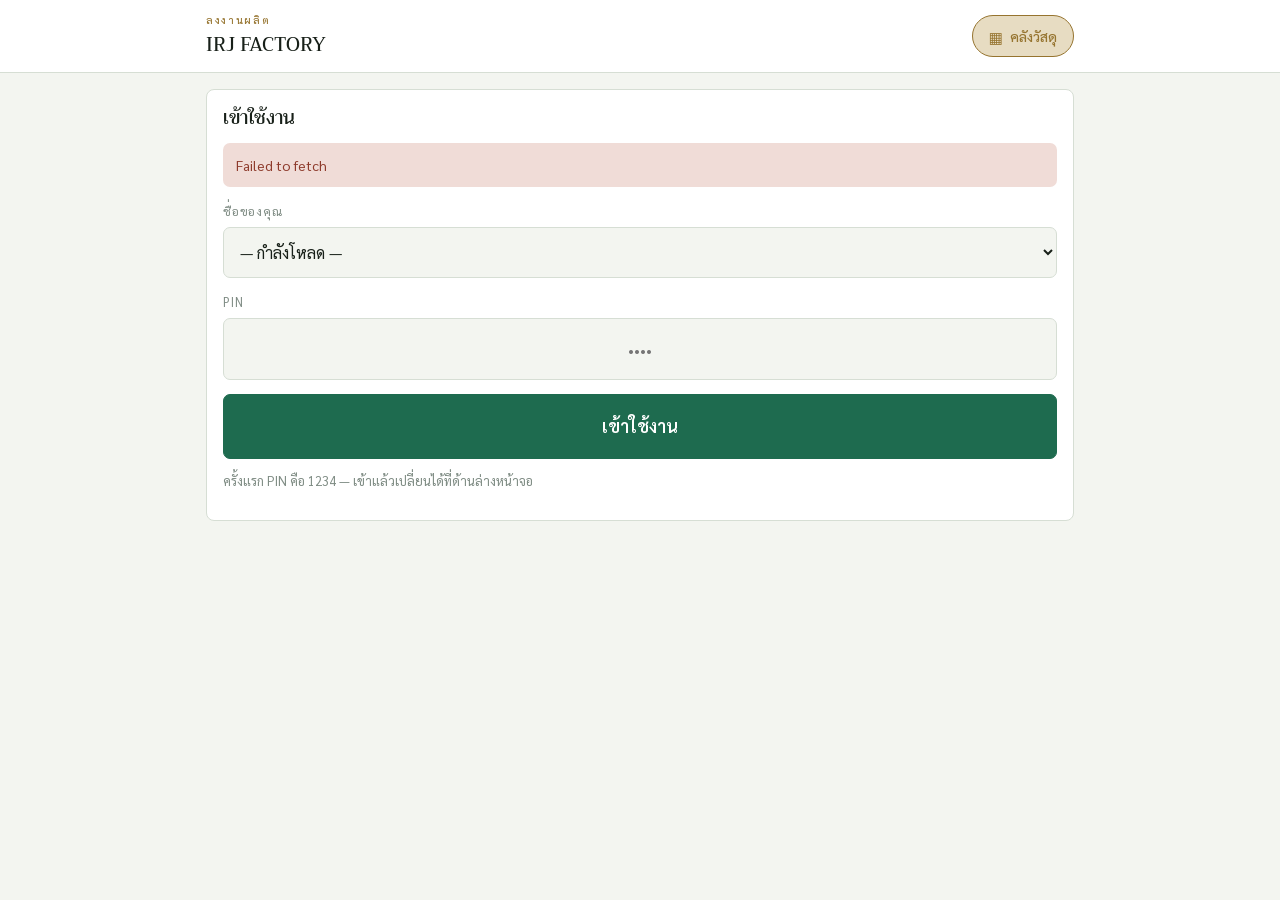
<file: index.html>
<!doctype html>
<html lang="th">
<head>
<meta charset="utf-8">
<meta name="viewport" content="width=device-width,initial-scale=1,viewport-fit=cover">
<meta name="theme-color" content="#1E6B4F">
<title>ลงงานผลิต — โรงงานหยก</title>
<link rel="preconnect" href="https://fonts.googleapis.com">
<link rel="preconnect" href="https://fonts.gstatic.com" crossorigin>
<link rel="stylesheet" href="https://fonts.googleapis.com/css2?family=Trirong:wght@400;500;600&family=Sarabun:wght@300;400;500;600&display=swap">
<link rel="stylesheet" href="app.css?v=48">
<style>
  /* ---------- สาเหตุของเสีย ---------- */
  .dz{border:1px solid var(--alert-soft);border-radius:10px;padding:12px;margin:-2px 0 14px;background:var(--surface)}
  .dz[hidden]{display:none}
  .dz-h{font-size:12.5px;letter-spacing:.06em;color:var(--alert);margin-bottom:8px;font-weight:600}
  .dz-item{border-top:1px solid var(--line);padding:9px 0}
  .dz-item:first-of-type{border-top:0;padding-top:2px}
  .dz .dz-chk{display:flex;align-items:center;gap:10px;font-size:15px;cursor:pointer;line-height:1.4;
    color:inherit;margin:0;letter-spacing:0}
  .dz .dz-chk input{width:22px;height:22px;flex:0 0 22px;margin:0;padding:0;accent-color:var(--jade)}
  .dz-more{display:grid;grid-template-columns:90px 1fr;gap:8px 10px;margin:9px 0 2px 32px}
  .dz-more[hidden]{display:none}
  .dz-more label{display:block;font-size:11.5px;color:var(--ink-3);margin-bottom:3px}
  .dz-more input,.dz-more select{width:100%;padding:8px 9px;border:1px solid var(--line);border-radius:6px;
    background:var(--surface);color:inherit;font:inherit;font-size:15px;min-width:0}
  .dz-more .dz-qty{text-align:center;font-weight:600;font-variant-numeric:tabular-nums}
  .dz-more .full{grid-column:1 / -1}
  .dz-sum{margin-top:8px;font-size:13px;font-weight:600;font-variant-numeric:tabular-nums;color:var(--alert)}
  .dz-sum.ok{color:var(--jade)}
  .edt .dz{margin:10px 0 0}
  /* กล่องแก้รายการขึ้นบรรทัดใหม่เต็มความกว้าง ไม่ไปเบียดข้อความข้าง ๆ */
  #recent .row{flex-wrap:wrap}
  #recent .row > .main{flex:1 1 0}
  #recent .row > .edt{flex:1 0 100%}
  .row .s.dz-line{color:var(--alert)}
  /* ---------- CNC อัตโนมัติ ---------- */
  .ac{border:1px solid var(--line);border-inline-start:3px solid var(--jade);border-radius:10px;
      padding:12px;margin:-2px 0 14px;background:var(--surface)}
  .ac[hidden]{display:none}
  .ac-h{font-weight:600;font-size:14.5px;margin-bottom:4px}
  .ac .hint{display:block;margin-bottom:8px}
  .ac-grid{display:grid;grid-template-columns:repeat(auto-fill,minmax(96px,1fr));gap:8px}
  .ac-m{display:flex;flex-direction:column;align-items:flex-start;gap:2px;border:1px solid var(--line);
        border-radius:8px;padding:8px 10px;cursor:pointer;font-size:15px}
  .ac-m input{width:20px;height:20px;margin:0 0 2px;accent-color:var(--jade)}
  .ac-m small{font-size:11.5px;color:var(--ink-3);line-height:1.3}
  .ac-m.busy small{color:var(--amber)}
  .ac-m:has(input:checked){border-color:var(--jade);background:var(--jade-soft)}
  .ac-job{display:grid;grid-template-columns:auto 1fr 90px;gap:8px;align-items:center;
          padding:8px 0;border-top:1px solid var(--line)}
  .ac-job:first-of-type{border-top:0}
  .ac-job input[type=checkbox]{width:20px;height:20px;margin:0;accent-color:var(--jade)}
  .ac-job input[type=number]{width:100%;padding:7px 8px;border:1px solid var(--line);border-radius:6px;
    background:var(--surface);color:inherit;font:inherit;text-align:center;font-weight:600}
  .ac-job small{display:block;font-size:12px;color:var(--ink-3)}
  .ac-sum{margin-top:8px;font-size:13px;font-weight:600;color:var(--alert)}
  .ac-sum.ok{color:var(--jade)}
</style>
</head>
<body>

<header class="topbar">
  <div class="topbar-in">
    <div class="brand">
      <span class="eyebrow">ลงงานผลิต</span>
      <span class="nm" id="factory">โรงงานหยก</span>
    </div>
    <div class="who" id="who" hidden>
      <span>สวัสดี <b id="who-name"></b></span>
      <button class="btn btn-sm btn-ghost" id="logout" type="button">ออก</button>
    </div>
  </div>
</header>

<main class="wrap">

  <!-- แถบเมนู: หัวหน้าเห็นครบ พนักงานเห็นเฉพาะลงงานผลิต + แดชบอร์ด -->
  <nav class="nav" id="nav" hidden>
    <a href="index.html" class="on">ลงงานผลิต</a>
    <a href="admin.html">หน้าหัวหน้า</a>
    <a href="review.html">ตรวจงาน</a>
    <a href="dashboard.html">แดชบอร์ด</a>
    <a href="people.html">พนักงาน</a>
    <a href="cost.html">ต้นทุน</a>
    <a href="manage.html">ตั้งค่า</a>
    <a href="log.html">Log</a>
  </nav>

  <!-- ---------- เข้าใช้งาน ---------- -->
  <section id="login" class="card">
    <h2>เข้าใช้งาน</h2>
    <div class="msg err" id="login-msg" hidden></div>
    <div class="field">
      <label for="l-name">ชื่อของคุณ</label>
      <select id="l-name"><option value="">— กำลังโหลด —</option></select>
    </div>
    <div class="field">
      <label for="l-pin">PIN</label>
      <input id="l-pin" type="password" inputmode="numeric" autocomplete="current-password" placeholder="••••">
    </div>
    <button class="btn btn-primary btn-lg" id="l-go" type="button">เข้าใช้งาน</button>
    <p class="hint" style="margin-top:12px">ครั้งแรก PIN คือ 1234 — เข้าแล้วเปลี่ยนได้ที่ด้านล่างหน้าจอ</p>
  </section>

  <!-- ---------- ลงงาน ---------- -->
  <section id="app" hidden>
    <div class="card">
      <div class="tabs" role="tablist">
        <button class="tab" id="tab-prod" role="tab" aria-selected="true" type="button">งานผลิต</button>
        <button class="tab" id="tab-other" role="tab" aria-selected="false" type="button">งานอื่น / ลา</button>
        <button class="tab" id="tab-repair" role="tab" aria-selected="false" type="button">งานซ่อม</button>
      </div>

      <div class="msg" id="form-msg" hidden></div>

      <!-- งานผลิต -->
      <div id="pane-prod">
        <div class="field">
          <label for="f-lot">ล็อตงาน</label>
          <select id="f-lot"></select>
        </div>
        <div class="lotinfo withpic" id="lotinfo" hidden>
          <img class="lotpic" id="lotpic" alt="" hidden>
          <span class="txt" id="lottext"></span>
        </div>

        <div class="field">
          <label for="f-step">ขั้นตอนที่ทำ</label>
          <select id="f-step"></select>
        </div>

        <!-- ขั้นตอนที่ใช้เครื่อง ทำ 2 จังหวะ: เอาเข้า แล้วค่อยเอาออก + นับจำนวน -->
        <div class="tabs" id="cnc-mode" hidden>
          <button class="tab" id="m-in" aria-selected="true" type="button">เอาเข้า</button>
          <button class="tab" id="m-out" aria-selected="false" type="button">เอาออก + นับจำนวน</button>
        </div>
        <p class="hint" id="cnc-why" hidden style="margin:-4px 0 10px"></p>

        <div class="field" id="wrap-machine" hidden>
          <label for="f-machine">เครื่อง</label>
          <select id="f-machine"></select>
        </div>

        <div class="field" id="wrap-cin" hidden>
          <label for="f-cstart">วันที่เอาเข้า</label>
          <input id="f-cstart" type="date">
          <span class="hint">ยังไม่ต้องนับจำนวน — ค่อยนับตอนเอาออก</span>
        </div>

        <div class="field" id="wrap-job" hidden>
          <label for="f-job">งานที่ค้างอยู่ตอนนี้</label>
          <select id="f-job"><option value="">— กำลังโหลด —</option></select>
          <span class="hint" id="job-hint"></span>
        </div>

        <div class="field" id="wrap-cout" hidden>
          <label for="f-cend">วันที่เอาออก</label>
          <input id="f-cend" type="date">
        </div>

        <div id="wrap-time" hidden>
          <div class="two">
            <div class="field">
              <label for="f-tstart">เริ่มกี่โมง</label>
              <input id="f-tstart" type="time">
            </div>
            <div class="field">
              <label for="f-tend">เสร็จกี่โมง</label>
              <input id="f-tend" type="time">
            </div>
          </div>
          <span class="durnote" id="dur-note"></span>
        </div>

        <div class="two" id="wrap-counts">
          <div class="field">
            <label for="f-good">จำนวนดี (ชิ้น)</label>
            <input id="f-good" type="number" inputmode="numeric" min="0" step="1" value="">
          </div>
          <div class="field">
            <label for="f-bad">จำนวนเสีย (ชิ้น)</label>
            <input id="f-bad" type="number" inputmode="numeric" min="0" step="1" value="">
          </div>
        </div>

        <div class="dz" id="f-defects" hidden></div>

        <div class="ac" id="f-autocnc" hidden></div>

        <div class="field" id="wrap-date">
          <label for="f-date">วันที่ทำงาน</label>
          <input id="f-date" type="date">
        </div>

        <div class="field" id="wrap-rework">
          <label for="f-rework">งานแก้ของใคร (ถ้าเป็นการแก้งานคนอื่น)</label>
          <select id="f-rework"><option value="">— ไม่ใช่งานแก้ —</option></select>
          <span class="hint">ติ๊กช่องนี้เมื่อเอางานที่คนอื่นทำมาแล้วมาทำใหม่ ยอดของขั้นตอนจะไม่บวกซ้ำ
            แต่เวลาและค่าแรงของคุณยังนับปกติ</span>
        </div>

        <div class="field">
          <label for="f-note">หมายเหตุ (ถ้ามี)</label>
          <input id="f-note" type="text" placeholder="เช่น เจอตำหนิที่ฐาน">
        </div>

        <div class="field" id="wrap-shot">
          <label>รูปหลักฐาน (ไม่บังคับ · สูงสุด 3 รูป)</label>
          <div style="display:flex;gap:8px;flex-wrap:wrap;margin-bottom:8px"><button class="btn btn-sm" data-pick="cam" type="button">ถ่ายรูป</button><button class="btn btn-sm" data-pick="lib" type="button">เลือกจากอัลบั้ม</button></div>
          <div class="shots" id="shot-preview"></div>
          <span class="hint" id="shot-hint">เลือกได้ว่าจะเปิดกล้องถ่ายใหม่ หรือหยิบรูปที่ถ่ายไว้แล้วจากอัลบั้ม</span>
        </div>

        <button class="btn btn-primary btn-lg" id="submit-prod" type="button">ส่งบันทึก</button>
      </div>

      <!-- งานอื่น -->
      <div id="pane-other" hidden>
        <p class="hint" style="margin-bottom:14px">งานที่ไม่ผูกกับล็อตสินค้า เช่น ขัดโซ่ พ่นทราย ทำความสะอาดโรงงาน หรือวันลา — จะถูกบันทึกไว้แต่ไม่นับเข้ายอดผลิต</p>
        <div class="field">
          <label for="o-note">ทำอะไร</label>
          <input id="o-note" type="text" placeholder="เช่น ขัดโซ่ / ลากิจ">
        </div>
        <div class="field">
          <label for="o-step">ขั้นตอนที่เกี่ยวข้อง (ไม่บังคับ)</label>
          <select id="o-step"></select>
        </div>
        <div class="two">
          <div class="field">
            <label for="o-good">จำนวน (ถ้ามี)</label>
            <input id="o-good" type="number" inputmode="numeric" min="0" step="1">
          </div>
          <div class="field">
            <label for="o-date">วันที่</label>
            <input id="o-date" type="date">
          </div>
        </div>

        <div class="two">
          <div class="field">
            <label for="o-tstart">เริ่มกี่โมง</label>
            <input id="o-tstart" type="time">
          </div>
          <div class="field">
            <label for="o-tend">เสร็จกี่โมง</label>
            <input id="o-tend" type="time">
          </div>
        </div>
        <span class="durnote" id="o-dur"></span>
        <p class="hint" style="margin:4px 0 14px">ลงเวลาแล้วชั่วโมงจะไปรวมในแดชบอร์ดเหมือนงานผลิต — ถ้าเป็นวันลาเต็มวันจะไม่ใส่ก็ได้</p>
        <div class="field">
          <label>รูปหลักฐาน (ไม่บังคับ · สูงสุด 3 รูป)</label>
          <div style="display:flex;gap:8px;flex-wrap:wrap;margin-bottom:8px"><button class="btn btn-sm" data-pick="cam" type="button">ถ่ายรูป</button><button class="btn btn-sm" data-pick="lib" type="button">เลือกจากอัลบั้ม</button></div>
          <div class="shots" id="shot-preview2"></div>
          <span class="hint" id="shot-hint2">ถ่ายใหม่ หรือเลือกรูปที่มีอยู่แล้วในเครื่องก็ได้</span>
        </div>

        <button class="btn btn-primary btn-lg" id="submit-other" type="button">ส่งบันทึก</button>
      </div>

      <!-- งานซ่อม -->
      <div id="pane-repair" hidden>
        <p class="hint" style="margin-bottom:14px">ลงเวลาที่ใช้ซ่อมเข้า JOB ที่หัวหน้าเปิดไว้ ระบบรวมชั่วโมงของแต่ละ JOB ให้เอง — ไม่นับเข้ายอดผลิต</p>
        <div class="field">
          <label for="r-job">JOB งานซ่อม</label>
          <select id="r-job"><option value="">— กำลังโหลด —</option></select>
        </div>
        <div class="rjob" id="r-info" hidden></div>
        <div class="field">
          <label for="r-date">วันที่</label>
          <input id="r-date" type="date">
        </div>
        <div class="two">
          <div class="field">
            <label for="r-tstart">เริ่มกี่โมง</label>
            <input id="r-tstart" type="time">
          </div>
          <div class="field">
            <label for="r-tend">เสร็จกี่โมง</label>
            <input id="r-tend" type="time">
          </div>
        </div>
        <span class="durnote" id="r-dur"></span>
        <div class="field" style="margin-top:10px">
          <label for="r-note">ทำอะไรไปบ้าง (ไม่บังคับ)</label>
          <input id="r-note" type="text" placeholder="เช่น ติดกาวหัวพระ / ถอดเปลี่ยนสายพาน">
        </div>
        <button class="btn btn-primary btn-lg" id="submit-repair" type="button">ส่งบันทึก</button>
      </div>
    </div>

    <!-- ช่องเลือกไฟล์ที่ซ่อนไว้ — ปุ่มด้านบนเป็นตัวสั่งเปิด -->
    <input id="shot-cam" type="file" accept="image/*" capture="environment" multiple hidden>
    <input id="shot-lib" type="file" accept="image/*" multiple hidden>

    <!-- รายการล่าสุด -->
    <div class="card">
      <h2>รายการที่คุณลงล่าสุด</h2>
      <div class="list" id="recent"><p class="hint">กำลังโหลด…</p></div>
    </div>

    <!-- เปลี่ยน PIN -->
    <div class="card">
      <h2>เปลี่ยน PIN</h2>
      <div class="msg" id="pin-msg" hidden></div>
      <div class="two">
        <div class="field">
          <label for="p-new">PIN ใหม่</label>
          <input id="p-new" type="password" inputmode="numeric" placeholder="อย่างน้อย 4 ตัว">
        </div>
        <div class="field">
          <label for="p-new2">พิมพ์ซ้ำ</label>
          <input id="p-new2" type="password" inputmode="numeric">
        </div>
      </div>
      <button class="btn" id="p-go" type="button">บันทึก PIN ใหม่</button>
    </div>
  </section>
</main>

<div class="queue" id="queue" hidden></div>

<script src="config.js?v=48"></script>
<script src="api.js?v=48"></script>
<script>
(function () {
  "use strict";
  var $ = function (id) { return document.getElementById(id); };
  var J = window.JADE;
  var boot = null, lots = [], mode = "production", skipTime = false, shots = [];

  $("factory").textContent = J.factory;

  function showQueue(n) {
    var q = $("queue");
    if (!n) { q.hidden = true; return; }
    q.hidden = false;
    q.textContent = "มี " + n + " รายการรอส่ง — จะส่งเองอัตโนมัติเมื่อเน็ตกลับมา";
  }
  J.onQueueChange(showQueue);
  showQueue(J.queueLength());

  /* ---------- โหลดข้อมูลตั้งต้น ---------- */
  function loadBoot() {
    return J.rpc("app_bootstrap").then(function (d) {
      boot = d;
      $("l-name").innerHTML = '<option value="">— เลือกชื่อ —</option>' +
        d.employees.map(function (e) {
          return '<option value="' + J.esc(e.name) + '">' + J.esc(e.name) +
            (e.role === "supervisor" ? " (หัวหน้า)" : "") + "</option>";
        }).join("");
      // ขั้นตอนของ RD มีหน้าของตัวเองแล้ว (rd.html) หน้านี้จึงเอาออก
      var prodSteps = (d.steps || []).filter(function (s) { return s.dept !== "rd"; });
      var stepOpts = prodSteps.map(function (s) {
        return '<option value="' + J.esc(s.name) + '">' + J.esc(s.name) + "</option>";
      }).join("");
      $("f-step").innerHTML = '<option value="">— เลือกขั้นตอน —</option>' + stepOpts;
      allStepOpts = $("f-step").innerHTML;
      $("o-step").innerHTML = '<option value="">— ไม่ระบุ —</option>' + stepOpts;
      $("f-machine").innerHTML = '<option value="">— เลือกเครื่อง —</option>' +
        d.machines.map(function (m) {
          return '<option value="' + J.esc(m.name) + '">' + J.esc(m.name) +
            (m.kind ? " (" + J.esc(m.kind) + ")" : "") + "</option>";
        }).join("");
      fillRework();
      var saved = J.me.get();
      if (saved.name) $("l-name").value = saved.name;
    });
  }

  // ล็อตแก้ไขทำได้เฉพาะขั้นที่หัวหน้าเลือก — ซ่อนขั้นอื่นไปเลย พนักงานจะได้ไม่ลงผิด
  var allStepOpts = "";
  function filterSteps() {
    var l = currentLot(), keep = $("f-step").value;
    if (!allStepOpts) return;
    if (!l || !(l.steps || []).length) {
      if ($("f-step").dataset.limited) { $("f-step").innerHTML = allStepOpts; delete $("f-step").dataset.limited; }
    } else {
      $("f-step").innerHTML = '<option value="">— เลือกขั้นตอน —</option>' + l.steps.map(function (n) {
        return '<option value="' + J.esc(n) + '">' + J.esc(n) + "</option>";
      }).join("");
      $("f-step").dataset.limited = "1";
    }
    var ok = Array.prototype.some.call($("f-step").options, function (o) { return o.value === keep && keep; });
    $("f-step").value = ok ? keep : "";
    if (!ok && keep) onStepChange();
  }

  function loadLots() {
    var m = J.me.get();
    return J.rpc("app_open_lots", { p_name: m.name, p_pin: m.pin }).then(function (d) {
      lots = d || [];
      $("f-lot").innerHTML = !lots.length
        ? '<option value="">— ยังไม่มีล็อตที่เปิดอยู่ —</option>'
        : '<option value="">— เลือกล็อต —</option>' + lots.map(function (l) {
            return '<option value="' + J.esc(l.code) + '">' + J.esc(l.code) + " · " +
              (l.rework ? "แก้ไข · " : "") +
              J.esc(l.product_code) + " " + J.esc(l.product_name) + "</option>";
          }).join("");
      showLotInfo();
    });
  }

  function currentLot() {
    var c = $("f-lot").value;
    for (var i = 0; i < lots.length; i++) if (lots[i].code === c) return lots[i];
    return null;
  }

  function showLotInfo() {
    var l = currentLot(), box = $("lotinfo");
    filterSteps();
    if (!l) { box.hidden = true; return; }
    box.hidden = false;
    J.setPhoto($("lotpic"), l.product_code, l.has_photo);
    var pd = (boot && boot.products || []).filter(function (p) { return p.code === l.product_code; })[0] || {};
    var spec = [];
    if (pd.color)  spec.push("สี" + pd.color);
    if (l.jade)    spec.push("หยก" + l.jade);
    if (pd.origin) spec.push("แหล่ง " + pd.origin);
    var size = [pd.w, pd.l, pd.h].filter(function (x) { return x != null; }).join(" × ");
    if (size) spec.push(size + " ซม.");
    $("lottext").innerHTML =
      (l.rework ? '<span class="chip warn">ล็อตแก้ไข</span> แก้ของ <b>' + J.esc(l.rework_of || "—") + "</b>" +
                  ((l.steps || []).length ? " · ทำได้เฉพาะขั้น <b>" + J.esc(l.steps.join(", ")) + "</b>" : "") + "<br>" : "") +
      "<b>" + J.esc(l.product_code) + "</b> " + J.esc(l.product_name) +
      (spec.length ? "<br>" + J.esc(spec.join(" · ")) : "") +
      (pd.detail ? '<br><span style="color:var(--gold)">' + J.esc(pd.detail) + "</span>" : "") +
      "<br>" +
      "เริ่มล็อต <b>" + J.esc(J.thDate(l.opened_at)) + "</b> · " +
      (l.rework ? "ส่งมาแก้ <b>" : "เปิดล็อต <b>") + J.nf.format(l.qty_opened) + "</b> ชิ้น · " +
      (l.rework ? "แก้ผ่าน <b>" : "ผ่าน QC <b>") + J.nf.format(l.qc_passed) + "</b> · " +
      (l.qc_pending ? "รอตรวจ <b>" + J.nf.format(l.qc_pending) + "</b> · " : "") +
      (l.rework ? "แก้ไม่ได้ <b>" : "เสีย <b>") + J.nf.format(l.total_bad) + "</b> · " +
      (l.rework ? "กำลังแก้ <b>" : "อยู่ในสาย <b>") + J.nf.format(l.wip) + "</b>" +
      (l.last_step ? "<br>ขั้นตอนล่าสุด: " + J.esc(l.last_step) : "") +
      (l.due_date ? " · กำหนดส่ง " + J.thDate(l.due_date) : "");
  }

  // รายชื่อคนอื่นไว้เลือกตอนลง "งานแก้ของ..." (ไม่มีชื่อตัวเอง)
  function fillRework() {
    if (!boot) return;
    var me = (J.me.get().name || "");
    $("f-rework").innerHTML = '<option value="">— ไม่ใช่งานแก้ —</option>' +
      (boot.employees || []).filter(function (e) { return e.name !== me; })
        .map(function (e) {
          return '<option value="' + J.esc(e.name) + '">' + J.esc(e.name) + "</option>";
        }).join("");
  }

  function stepInfo(name) {
    if (!boot) return null;
    for (var i = 0; i < boot.steps.length; i++) if (boot.steps[i].name === name) return boot.steps[i];
    return null;
  }

  function onStepChange() {
    var s = stepInfo($("f-step").value);
    var two = isTwoStep();
    $("cnc-mode").hidden = !two;
    $("cnc-why").hidden = !two;
    if (two) {
      $("cnc-why").textContent = s.needs_machine
        ? "ขั้นตอนนี้ใช้เครื่อง — กดเอาเข้าก่อน พอเอาออกค่อยนับจำนวน ระบบจะนับให้ว่ากี่วัน"
        : "ขั้นตอนนี้ใช้เวลาหลายวัน — กดเอาเข้าวันที่เริ่ม พอเสร็จค่อยกดเอาออกแล้วนับจำนวน";
    }
    // ขั้นตอน 2 จังหวะ ใช้วันเข้า–ออกแทน จึงไม่ต้องลงเวลารายชั่วโมง
    $("wrap-time").hidden = !s || two;
    if (two) { if (!$("f-cstart").value) $("f-cstart").value = J.today(); }
    applyCncMode();
    updateDuration();
  }

  /* ---------- งานเข้า–ออกเครื่อง (2 จังหวะ) ---------- */
  var cncMode = "in", jobs = [];

  // ขั้นตอน 2 จังหวะ = ใช้เครื่อง (CNC) หรือใช้เวลาหลายวัน (เขย่า)
  function isTwoStep() {
    var s = stepInfo($("f-step").value);
    return !!(s && (s.needs_machine || s.multiday));
  }
  function stepNeedsMachine() {
    var s = stepInfo($("f-step").value);
    return !!(s && s.needs_machine);
  }

  function applyCncMode() {
    var machine = isTwoStep();
    var out = machine && cncMode === "out";
    var into = machine && cncMode === "in";

    $("m-in").setAttribute("aria-selected", String(into));
    $("m-out").setAttribute("aria-selected", String(out));

    // เอาออกจากเครื่อง: เลือกจากรายการงานที่อยู่ในเครื่อง ไม่ต้องเลือกล็อตเอง
    $("f-lot").parentNode.hidden = out;
    $("lotinfo").hidden = out || !$("f-lot").value;
    $("wrap-machine").hidden = !(into && stepNeedsMachine());
    $("wrap-cin").hidden = !into;
    $("wrap-job").hidden = !out;
    $("wrap-cout").hidden = !out;

    // เข้าเครื่องยังไม่นับจำนวน
    $("wrap-counts").hidden = into;
    syncDefects(false);
    $("wrap-date").hidden = machine;
    $("wrap-shot").hidden = into;
    $("wrap-rework").hidden = machine;   // งานแก้ใช้กับงานลงปกติเท่านั้น
    if (machine) $("f-rework").value = "";

    var word = stepNeedsMachine() ? "เครื่อง" : "";
    $("submit-prod").textContent = into ? ("บันทึกเอาเข้า" + word)
                                 : out  ? ("บันทึกเอาออก" + word + " + จำนวน")
                                        : "ส่งบันทึก";
    if (out) {
      if (!$("f-cend").value) $("f-cend").value = J.today();
      loadJobs();
    }
  }

  function loadJobs() {
    var m = J.me.get();
    $("f-job").innerHTML = '<option value="">— กำลังโหลด —</option>';
    J.rpc("app_cnc_open", { p_name: m.name, p_pin: m.pin }).then(function (rows) {
      jobs = rows || [];
      var step = $("f-step").value;
      var mine = jobs.filter(function (j) { return j.step === step; });
      if (!mine.length) {
        $("f-job").innerHTML = '<option value="">— ไม่มีงานค้างอยู่ —</option>';
        $("job-hint").textContent = "ยังไม่มีงานที่เอาเข้าไว้ — ต้องกด “เอาเข้า” ก่อน";
        return;
      }
      $("f-job").innerHTML = mine.map(function (j) {
        return '<option value="' + J.esc(j.id) + '">' + J.esc(j.lot) + " · " + J.esc(j.machine || "—") +
          " · เข้าเมื่อ " + J.esc(J.thDate(j.cnc_start)) + "</option>";
      }).join("");
      showJob();
    }).catch(function (err) {
      $("f-job").innerHTML = '<option value="">— โหลดไม่สำเร็จ —</option>';
      $("job-hint").textContent = err.message;
    });
  }

  function jobById(id) {
    for (var i = 0; i < jobs.length; i++) if (jobs[i].id === id) return jobs[i];
    return null;
  }

  function showJob() {
    var j = jobById($("f-job").value);
    if (!j) { $("job-hint").textContent = ""; $("lotinfo").hidden = true; return; }
    $("job-hint").textContent = j.product_code + " · " + j.product_name +
      " · อยู่ในเครื่องมา " + J.nf.format(j.days) + " วัน · เอาเข้าโดย " + j.in_by +
      (j.note ? " · " + j.note : "");
    $("lotinfo").hidden = false;
    $("lottext").textContent = j.lot + " · " + j.product_code + " · " + j.product_name;
    J.setPhoto($("lotpic"), j.product_code, true);
  }

  $("m-in").addEventListener("click", function () { cncMode = "in"; applyCncMode(); });
  $("m-out").addEventListener("click", function () { cncMode = "out"; applyCncMode(); });
  $("f-job").addEventListener("change", showJob);

  function updateDuration() {
    var box = $("dur-note");
    var a = $("f-tstart").value, b = $("f-tend").value;
    if (!a && !b) { box.textContent = "ใส่เวลาเริ่มกับเวลาเสร็จ จะได้รู้ว่าขั้นตอนนี้ใช้เวลาเท่าไร"; box.className = "durnote"; return; }
    if (!a || !b) { box.textContent = "ใส่ให้ครบทั้งสองช่อง"; box.className = "durnote"; return; }
    var t = J.durationText(a, b);
    box.textContent = t;
    box.className = "durnote" + (t.indexOf("ต้องหลัง") !== -1 ? " bad" : "");
  }

  /* ---------- เข้าใช้งาน ---------- */
  function enterApp(role) {
    var m = J.me.get();
    J.nav(role || m.role);
    $("login").hidden = true;
    $("app").hidden = false;
    $("who").hidden = false;
    $("who-name").textContent = m.name;
    $("f-date").value = J.today();
    $("o-date").value = J.today();
    $("r-date").value = J.today();
    fillRework();
    loadLots();
    loadRecent();
    J.flush();
  }

  $("l-go").addEventListener("click", function () {
    var name = $("l-name").value, pin = $("l-pin").value;
    if (!name || !pin) { J.msg($("login-msg"), "เลือกชื่อและใส่ PIN ก่อน", "err"); return; }
    J.msg($("login-msg"), "", "");
    $("l-go").disabled = true;
    J.rpc("app_my_entries", { p_name: name, p_pin: pin, p_limit: 1 }).then(function () {
      var role = "worker";
      (boot.employees || []).forEach(function (e) { if (e.name === name) role = e.role; });
      J.me.set(name, pin, role);
      enterApp(role);
    }).catch(function (err) {
      J.msg($("login-msg"), err.message, "err");
    }).then(function () { $("l-go").disabled = false; });
  });
  $("l-pin").addEventListener("keydown", function (e) { if (e.key === "Enter") $("l-go").click(); });

  $("logout").addEventListener("click", function () {
    J.me.clear();
    location.reload();
  });

  /* ---------- สลับแท็บ ---------- */
  function setMode(m) {
    mode = m;
    $("tab-prod").setAttribute("aria-selected", String(m === "production"));
    $("tab-other").setAttribute("aria-selected", String(m === "other"));
    $("tab-repair").setAttribute("aria-selected", String(m === "repair"));
    $("pane-prod").hidden = m !== "production";
    $("pane-other").hidden = m !== "other";
    $("pane-repair").hidden = m !== "repair";
    if (m === "repair") loadRepairs();
    J.msg($("form-msg"), "", "");
  }
  $("tab-prod").addEventListener("click", function () { setMode("production"); });
  $("tab-other").addEventListener("click", function () { setMode("other"); });
  $("tab-repair").addEventListener("click", function () { setMode("repair"); });

  /* ---------- CNC อัตโนมัติ: แปะกาว = เอาเข้าเครื่อง · เป่าออก = เอาออก ---------- */
  // ใช้กับเครื่องที่หัวหน้าตั้ง "ลงอัตโนมัติ" (เครื่องแดง) และสินค้าที่ไม่ใช่งานองค์ลอยเท่านั้น
  var acKind = null, acJobs = [];
  function autoKind() {
    var s = stepInfo($("f-step").value), l = currentLot();
    if (!s || !l || !l.auto_cnc_ok || isTwoStep()) return null;
    return s.auto_cnc === "in" || s.auto_cnc === "out" ? s.auto_cnc : null;
  }
  function syncAutoCnc() {
    var k = autoKind(), box = $("f-autocnc");
    acKind = k; acJobs = [];
    if (!k) { box.hidden = true; box.innerHTML = ""; return; }
    box.hidden = false;
    box.innerHTML = '<p class="hint">กำลังโหลดเครื่อง…</p>';
    var m = J.me.get(), lot = $("f-lot").value;
    J.rpc("app_cnc_open", { p_name: m.name, p_pin: m.pin }).then(function (rows) {
      if (acKind !== k || $("f-lot").value !== lot) return;   // เปลี่ยนล็อต/ขั้นไปแล้ว
      if (k === "in") renderAutoIn(rows || []); else renderAutoOut(rows || [], lot);
    }).catch(function () {
      box.innerHTML = '<p class="hint">โหลดรายชื่อเครื่องไม่ได้ (เน็ตไม่ติด) — ลง CNC เองที่ขั้น CNC ภายหลังได้</p>';
      acKind = null;
    });
  }
  function renderAutoIn(rows) {
    var ms = ((boot && boot.machines) || []).filter(function (x) { return x.auto; });
    if (!ms.length) { $("f-autocnc").hidden = true; acKind = null; return; }
    $("f-autocnc").innerHTML =
      '<div class="ac-h">แปะกาวเสร็จ = เอาเข้าเครื่อง CNC</div>' +
      '<span class="hint">ติ๊กเครื่องที่เอาเข้า (ได้หลายเครื่อง) — ระบบลง CNC "เอาเข้า" ให้เอง ไม่ต้องไปกดซ้ำ</span>' +
      '<div class="ac-grid">' + ms.map(function (x) {
        var busy = rows.filter(function (j) { return j.machine === x.name; })
          .map(function (j) { return j.lot; });
        return '<label class="ac-m' + (busy.length ? " busy" : "") + '"><input type="checkbox" value="' + J.esc(x.name) + '">' +
          "<span>" + J.esc(x.name) + "</span><small>" + (busy.length ? "มีงาน " + J.esc(busy.join(", ")) : "ว่าง") +
          "</small></label>";
      }).join("") + "</div>";
  }
  function renderAutoOut(rows, lot) {
    acJobs = rows.filter(function (j) { return j.lot === lot && j.auto_ok; });
    if (!acJobs.length) {
      $("f-autocnc").innerHTML = '<div class="ac-h">เป่าออก = เอาออกจากเครื่อง CNC</div>' +
        '<span class="hint" style="margin:0">ล็อตนี้ไม่มีงานค้างในเครื่องแดง — บันทึกเป่าออกได้ตามปกติ</span>';
      return;
    }
    $("f-autocnc").innerHTML =
      '<div class="ac-h">เป่าออก = เอาออกจากเครื่อง CNC</div>' +
      '<span class="hint">ติ๊กเครื่องที่เอาออกรอบนี้ — ระบบลง CNC "เอาออก" ให้เอง · ของเสียลงที่เป่าออกพร้อมสาเหตุ</span>' +
      acJobs.map(function (j) {
        return '<div class="ac-job" data-job="' + J.esc(j.id) + '"><input type="checkbox" checked aria-label="เอาออก">' +
          "<div><b>" + J.esc(j.machine) + "</b><small>เข้าเมื่อ " + J.esc(J.thDate(j.cnc_start)) +
          " · " + J.nf.format(j.days) + " วัน · " + J.esc(j.in_by || "") + "</small></div>" +
          '<input type="number" inputmode="numeric" min="1" step="1" placeholder="กี่ชิ้น" aria-label="จำนวนที่เอาออก"></div>';
      }).join("") + '<div class="ac-sum"></div>';
    refreshAutoOut();
  }
  function pickedJobs() {
    return Array.prototype.slice.call($("f-autocnc").querySelectorAll(".ac-job"))
      .filter(function (r) { return r.querySelector("input[type=checkbox]").checked; });
  }
  function refreshAutoOut() {
    if (acKind !== "out" || !acJobs.length) return;
    var total = Number($("f-good").value || 0) + Number($("f-bad").value || 0), p = pickedJobs();
    Array.prototype.forEach.call($("f-autocnc").querySelectorAll(".ac-job"), function (r) {
      var on = p.indexOf(r) >= 0, q = r.querySelector("input[type=number]");
      q.hidden = !on || p.length === 1;           // เครื่องเดียว = จำนวนเท่าเป่าออกเลย
      if (on && p.length === 1) q.value = total || "";
    });
    var s = p.reduce(function (a, r) { return a + Number(r.querySelector("input[type=number]").value || 0); }, 0);
    var box = $("f-autocnc").querySelector(".ac-sum");
    box.className = "ac-sum" + (!p.length || s === total ? " ok" : "");
    box.textContent = !p.length ? "ไม่เอาออกจากเครื่องไหนรอบนี้ (งานยังอยู่ในเครื่อง)"
      : s === total ? "เอาออก " + p.length + " เครื่อง รวม " + J.nf.format(s) + " ชิ้น ครบ"
      : "เอาออกรวม " + J.nf.format(s) + " จาก " + J.nf.format(total) + " ชิ้น (ต้องเท่ากัน)";
  }
  $("f-autocnc").addEventListener("change", refreshAutoOut);
  $("f-autocnc").addEventListener("input", refreshAutoOut);
  $("f-good").addEventListener("input", refreshAutoOut);
  $("f-bad").addEventListener("input", refreshAutoOut);

  // คืน [ข้อความผิด, args เพิ่ม]
  function autoArgs() {
    if (acKind === "in") {
      var ms = Array.prototype.slice.call($("f-autocnc").querySelectorAll(".ac-m input:checked"))
        .map(function (x) { return x.value; });
      if (!ms.length) return ["ติ๊กเครื่อง CNC ที่เอาเข้า (ได้หลายเครื่อง)", null];
      return [null, { p_machines: ms }];
    }
    if (acKind === "out" && acJobs.length) {
      refreshAutoOut();
      var total = Number($("f-good").value || 0) + Number($("f-bad").value || 0);
      var list = pickedJobs().map(function (r) {
        return { id: r.dataset.job, qty: Number(r.querySelector("input[type=number]").value || 0) };
      });
      if (list.some(function (x) { return !(x.qty > 0); })) return ["ใส่จำนวนที่เอาออกจากแต่ละเครื่อง", null];
      var s = list.reduce(function (a, x) { return a + x.qty; }, 0);
      if (list.length && s !== total) {
        return ["เอาออกจากเครื่องรวม " + J.nf.format(s) + " ชิ้น ไม่เท่ากับจำนวนเป่าออก " + J.nf.format(total) + " ชิ้น", null];
      }
      return [null, { p_cnc_out: list }];
    }
    if (acKind === "out") return [null, { p_cnc_out: [] }];
    return [null, {}];
  }
  function autoMsg(r) {
    var a = r && r.auto_cnc;
    if (!a || !a.length) return "";
    return r.auto_kind === "in"
      ? " · ลงเข้าเครื่อง " + a.map(function (x) { return x.machine; }).join(", ") + " ให้แล้ว"
      : " · ลงเอาออกจาก " + a.map(function (x) { return x.machine + " (" + x.days + " วัน)"; }).join(", ") + " ให้แล้ว";
  }

  $("f-lot").addEventListener("change", showLotInfo);
  $("f-lot").addEventListener("change", syncAutoCnc);
  $("f-step").addEventListener("change", onStepChange);
  $("f-step").addEventListener("change", syncAutoCnc);
  $("f-tstart").addEventListener("timechange", updateDuration);
  $("f-tend").addEventListener("timechange", updateDuration);

  function updateOtherDuration() {
    var t = J.durationText($("o-tstart").value, $("o-tend").value);
    var box = $("o-dur");
    box.textContent = t || "";
    box.className = "durnote" + (t && t.indexOf("ต้องหลัง") >= 0 ? " bad" : "");
  }
  $("o-tstart").addEventListener("timechange", updateOtherDuration);
  $("o-tend").addEventListener("timechange", updateOtherDuration);

  function updateRepairDuration() {
    var t = J.durationText($("r-tstart").value, $("r-tend").value);
    var box = $("r-dur");
    box.textContent = t || "";
    box.className = "durnote" + (t && t.indexOf("ต้องหลัง") >= 0 ? " bad" : "");
  }
  $("r-tstart").addEventListener("timechange", updateRepairDuration);
  $("r-tend").addEventListener("timechange", updateRepairDuration);

  /* ---------- ส่งบันทึก ---------- */
  function send(args, btn, clear, fn) {
    btn.disabled = true;
    J.submit(args, fn).then(function (r) {
      J.msg($("form-msg"), r && r.queued
        ? "เน็ตไม่ติด — เก็บไว้ในเครื่องแล้ว จะส่งให้เองเมื่อเน็ตกลับมา"
        : "บันทึกเรียบร้อย ขอบคุณครับ", r && r.queued ? "warn" : "ok");
      clear(r);
      loadLots();
      loadRecent();
      window.scrollTo({ top: 0, behavior: "smooth" });
    }).catch(function (err) {
      skipTime = false;   // ส่งไม่ผ่าน = เริ่มนับใหม่ ไม่งั้นครั้งหน้าจะข้ามเวลาไปเงียบ ๆ
      J.msg($("form-msg"), err.message, "err");
    }).then(function () { btn.disabled = false; });
  }

  /* ---------- สาเหตุของเสีย ---------- */
  // ติ๊กได้หลายสาเหตุ แต่ละอันใส่จำนวน รวมต้องเท่าจำนวนเสีย · ระบุได้ว่าใครทำเสีย (ไม่บังคับ)
  // initial = [{cause_id, qty, who, note}] จากรายการเดิม (ตอนแก้)
  function defectPicker(host, getBad, initial) {
    var causes = (boot && boot.defect_causes) || [];
    var emps = (boot && boot.employees) || [];
    var have = {};
    (initial || []).forEach(function (d) { have[d.cause_id] = d; });
    var empOpts = function (sel) {
      return '<option value="">— ไม่ระบุ —</option>' + emps.map(function (e) {
        return '<option value="' + J.esc(e.name) + '"' + (e.name === sel ? " selected" : "") + ">" +
          J.esc(e.name) + "</option>";
      }).join("");
    };
    host.innerHTML = '<div class="dz-h">ของเสียเกิดจากอะไร — ติ๊กให้ครบทุกชิ้น</div>' +
      causes.map(function (c) {
        var d = have[c.id];
        return '<div class="dz-item" data-id="' + J.esc(c.id) + '">' +
          '<label class="dz-chk"><input type="checkbox"' + (d ? " checked" : "") + "><span>" +
            J.esc(c.name) + "</span></label>" +
          '<div class="dz-more"' + (d ? "" : " hidden") + ">" +
            '<div><label>กี่ชิ้น</label><input class="dz-qty" type="number" inputmode="numeric" min="1" step="1" value="' +
              (d ? d.qty : "") + '"></div>' +
            (c.ask_who ? '<div><label>ใครทำเสีย (ถ้ารู้)</label><select class="dz-who">' + empOpts(d && d.who) + "</select></div>"
                       : "<div></div>") +
            (c.need_note ? '<div class="full"><label>เกิดอะไรขึ้น (ต้องเขียน)</label>' +
              '<input class="dz-note" type="text" placeholder="เช่น สีหยกไม่ได้ตามแบบ" value="' +
              J.esc((d && d.note) || "") + '"></div>' : "") +
          "</div></div>";
      }).join("") +
      '<div class="dz-sum"></div>';

    var items = function () { return Array.prototype.slice.call(host.querySelectorAll(".dz-item")); };
    var picked = function () { return items().filter(function (it) { return it.querySelector("input[type=checkbox]").checked; }); };
    var qtyOf = function (it) { return Number(it.querySelector(".dz-qty").value || 0); };
    var sum = function () { return picked().reduce(function (a, it) { return a + qtyOf(it); }, 0); };

    function refresh() {
      var bad = getBad(), s = sum(), p = picked();
      // ติ๊กไว้อันเดียว = ของเสียทั้งหมดเป็นสาเหตุนี้ ใส่ให้เลย
      if (p.length === 1 && bad > 0) { p[0].querySelector(".dz-qty").value = bad; s = bad; }
      var box = host.querySelector(".dz-sum");
      var empty = p.filter(function (it) { return !(qtyOf(it) > 0); });
      box.className = "dz-sum" + (s === bad && p.length && !empty.length ? " ok" : "");
      box.textContent = !p.length ? "ยังไม่ได้ติ๊กสาเหตุ (เสีย " + J.nf.format(bad) + " ชิ้น)"
        : empty.length ? "ใส่จำนวนของ \"" + empty[0].querySelector(".dz-chk span").textContent + "\" ด้วย"
        : s === bad ? "ครบแล้ว " + J.nf.format(s) + " จาก " + J.nf.format(bad) + " ชิ้น"
        : "ระบุแล้ว " + J.nf.format(s) + " จาก " + J.nf.format(bad) + " ชิ้น" +
          (s < bad ? " — ขาดอีก " + J.nf.format(bad - s) : " — เกินมา " + J.nf.format(s - bad));
    }

    host.addEventListener("change", function (e) {
      if (e.target.type !== "checkbox") return;
      var it = e.target.closest(".dz-item"), more = it.querySelector(".dz-more");
      more.hidden = !e.target.checked;
      if (e.target.checked) {
        var q = it.querySelector(".dz-qty");
        if (!q.value) {
          var left = getBad() - (sum() - qtyOf(it));
          if (left > 0) q.value = left;
        }
      }
      refresh();   // ติ๊กออกจนเหลืออันเดียว อันที่เหลือรับยอดทั้งหมดเอง
    });
    host.addEventListener("input", function (e) { if (e.target.classList.contains("dz-qty")) refresh(); });
    refresh();

    return {
      refresh: refresh,
      value: function () {
        return picked().map(function (it) {
          var w = it.querySelector(".dz-who"), n = it.querySelector(".dz-note");
          return { cause: it.dataset.id, qty: qtyOf(it),
                   who: (w && w.value) || null, note: (n && n.value.trim()) || null };
        });
      },
      // คืนข้อความผิด หรือ null ถ้าครบ
      check: function () {
        var bad = getBad(), p = picked();
        if (!(bad > 0)) return null;
        if (!causes.length) return null;   // ยังไม่มีรายการสาเหตุในระบบ
        if (!p.length) return "มีของเสีย " + J.nf.format(bad) + " ชิ้น — ติ๊กสาเหตุของเสียก่อนส่ง";
        for (var i = 0; i < p.length; i++) {
          var name = p[i].querySelector(".dz-chk span").textContent;
          if (!(qtyOf(p[i]) > 0)) return "ใส่จำนวนของสาเหตุ \"" + name + "\"";
          var n = p[i].querySelector(".dz-note");
          if (n && !n.value.trim()) return "สาเหตุ \"" + name + "\" ต้องเขียนอธิบายด้วย";
        }
        var s = sum();
        if (s !== bad) return "สาเหตุรวม " + J.nf.format(s) + " ชิ้น ไม่เท่ากับจำนวนเสีย " + J.nf.format(bad) + " ชิ้น";
        return null;
      }
    };
  }

  // กล่องสาเหตุของฟอร์มหลัก — โผล่เมื่อใส่จำนวนเสีย
  var mainDefects = null;
  function badNow() { return Number($("f-bad").value || 0); }
  function syncDefects(rebuild) {
    var show = badNow() > 0 && !$("wrap-counts").hidden && ((boot && boot.defect_causes) || []).length > 0;
    if (show && (rebuild || !mainDefects)) mainDefects = defectPicker($("f-defects"), badNow);
    if (!show && rebuild) mainDefects = null;
    $("f-defects").hidden = !show;
    if (show && mainDefects) mainDefects.refresh();
  }
  function defectArgs() {
    return badNow() > 0 && mainDefects ? mainDefects.value() : [];
  }
  $("f-bad").addEventListener("input", function () { syncDefects(false); });

  /* ---------- รูปหลักฐาน ---------- */
  // แท็บงานอื่นมีช่องบอกสถานะของตัวเอง ต้องอัปเดตทั้งคู่ ไม่งั้นฝั่งงานอื่นเงียบสนิท
  function shotHint(t) {
    $("shot-hint").textContent = t;
    if ($("shot-hint2")) $("shot-hint2").textContent = t;
  }
  function renderShots() {
    var html = shots.map(function (s, i) {
      return '<span class="shot"><img src="' + s + '" alt="รูปหลักฐาน">' +
        '<button type="button" data-rm="' + i + '" aria-label="ลบรูป">×</button></span>';
    }).join("");
    $("shot-preview").innerHTML = html;
    $("shot-preview2").innerHTML = html;
    Array.prototype.forEach.call(
      document.querySelectorAll("#shot-preview [data-rm], #shot-preview2 [data-rm]"), function (b) {
      b.addEventListener("click", function () {
        shots.splice(Number(b.dataset.rm), 1);
        renderShots();
      });
    });
    shotHint(shots.length
      ? shots.length + " รูปพร้อมส่ง (แนบให้อัตโนมัติหลังกดส่งบันทึก)"
      : "ถ่ายรูปงานที่ทำเสร็จไว้เป็นหลักฐาน");
  }

  function onPickShots(e) {
    var files = Array.prototype.slice.call(e.target.files || []);
    e.target.value = "";
    if (!files.length) return;
    var room = 3 - shots.length;
    if (room <= 0) { shotHint("ครบ 3 รูปแล้ว ลบรูปเดิมก่อนถ้าจะเปลี่ยน"); return; }
    files = files.slice(0, room);
    shotHint("กำลังย่อรูป…");
    var left = files.length;
    files.forEach(function (f) {
      J.shrinkImage(f, 1000, 0.62, function (data) {
        if (data) shots.push(data);
        if (--left === 0) renderShots();
      });
    });
  }
  $("shot-cam").addEventListener("change", onPickShots);
  $("shot-lib").addEventListener("change", onPickShots);
  Array.prototype.forEach.call(document.querySelectorAll("[data-pick]"), function (b) {
    b.addEventListener("click", function () {
      $(b.dataset.pick === "cam" ? "shot-cam" : "shot-lib").click();
    });
  });

  function uploadShots(entryId) {
    var m = J.me.get();
    var list = shots.slice();
    shots = []; renderShots();
    if (!list.length) return;
    J.msg($("form-msg"), "กำลังส่งรูป 0/" + list.length + "…", "ok");
    var done = 0;
    list.reduce(function (chain, data) {
      return chain.then(function () {
        return J.rpc("app_add_photo", { p_name: m.name, p_pin: m.pin, p_entry: entryId, p_data: data })
          .then(function () {
            done++;
            J.msg($("form-msg"), "กำลังส่งรูป " + done + "/" + list.length + "…", "ok");
          });
      });
    }, Promise.resolve()).then(function () {
      J.msg($("form-msg"), "บันทึกและแนบรูป " + done + " รูปเรียบร้อย", "ok");
      loadRecent();
    }).catch(function (err) {
      J.msg($("form-msg"), "บันทึกงานแล้ว แต่แนบรูปไม่สำเร็จ: " + err.message, "warn");
    });
  }

  $("submit-prod").addEventListener("click", function () {
    var m = J.me.get();
    var lot = $("f-lot").value, step = $("f-step").value;
    var good = Number($("f-good").value || 0), bad = Number($("f-bad").value || 0);
    if (!step) { J.msg($("form-msg"), "เลือกขั้นตอนก่อน", "err"); return; }

    /* ---- ขั้นตอนที่ใช้เครื่อง: 2 จังหวะ ---- */
    if (isTwoStep()) {
      if (cncMode === "in") {
        if (!lot) { J.msg($("form-msg"), "เลือกล็อตงานก่อน", "err"); return; }
        if (stepNeedsMachine() && !$("f-machine").value) {
          J.msg($("form-msg"), "เลือกเครื่องก่อน", "err"); return;
        }
        send({
          p_name: m.name, p_pin: m.pin, p_lot: lot, p_step: step,
          p_machine: (stepNeedsMachine() && $("f-machine").value) || null,
          p_date: $("f-cstart").value || J.today(),
          p_note: $("f-note").value || null
        }, $("submit-prod"), function (r) {
          $("f-note").value = "";
          if (r && r.busy) {
            J.msg($("form-msg"), "บันทึกแล้ว — แต่เครื่องนี้มีงานค้างอยู่ก่อนแล้ว: " + r.busy +
              " ถ้าลงผิดเครื่อง ให้ลบรายการนี้ทิ้งแล้วลงใหม่", "warn");
          } else {
            J.msg($("form-msg"), "บันทึกเอาเข้าแล้ว — พอเสร็จให้กดแท็บ “เอาออก + นับจำนวน”", "ok");
          }
        }, "app_cnc_in");
        return;
      }
      var jid = $("f-job").value;
      if (!jid) { J.msg($("form-msg"), "เลือกงานที่จะเอาออกก่อน", "err"); return; }
      if (!good && !bad) { J.msg($("form-msg"), "ใส่จำนวนดีหรือจำนวนเสียอย่างน้อยหนึ่งช่อง", "err"); return; }
      var dzErr = mainDefects ? mainDefects.check() : null;
      if (dzErr) { J.msg($("form-msg"), dzErr, "err"); $("f-defects").scrollIntoView({ block: "center" }); return; }
      send({
        p_name: m.name, p_pin: m.pin, p_id: jid,
        p_good: good, p_bad: bad,
        p_date: $("f-cend").value || J.today(),
        p_note: $("f-note").value || null,
        p_defects: defectArgs()
      }, $("submit-prod"), function (r) {
        $("f-good").value = ""; $("f-bad").value = ""; $("f-note").value = "";
        syncDefects(true);
        if (r && r.id) uploadShots(r.id);
        loadJobs();
      }, "app_cnc_out");
      return;
    }

    if (!lot) { J.msg($("form-msg"), "เลือกล็อตงานก่อน", "err"); return; }
    if (!good && !bad) { J.msg($("form-msg"), "ใส่จำนวนดีหรือจำนวนเสียอย่างน้อยหนึ่งช่อง", "err"); return; }
    var dzErr2 = mainDefects ? mainDefects.check() : null;
    if (bad > 0 && !mainDefects && ((boot && boot.defect_causes) || []).length) dzErr2 = "มีของเสีย — ติ๊กสาเหตุของเสียก่อนส่ง";
    if (dzErr2) { J.msg($("form-msg"), dzErr2, "err"); $("f-defects").scrollIntoView({ block: "center" }); return; }
    var ac = autoArgs();
    if (ac[0]) { J.msg($("form-msg"), ac[0], "err"); $("f-autocnc").scrollIntoView({ block: "center" }); return; }
    var s = stepInfo(step);
    var isCnc = false;
    var t1 = isCnc ? null : ($("f-tstart").value || null);
    var t2 = isCnc ? null : ($("f-tend").value || null);
    if (!isCnc && (!t1 || !t2) && !skipTime) {
      skipTime = true;
      J.msg($("form-msg"), "ยังไม่ได้ใส่เวลาเริ่ม–เวลาเสร็จ ถ้าจำไม่ได้ กดส่งอีกครั้งเพื่อบันทึกโดยไม่มีเวลา", "warn");
      return;
    }
    var args = {
      p_name: m.name, p_pin: m.pin, p_category: "production",
      p_lot: lot, p_step: step,
      p_machine: isCnc ? ($("f-machine").value || null) : null,
      p_good: good, p_bad: bad,
      p_date: $("f-date").value || J.today(),
      p_cnc_start: (isCnc && $("f-cstart").value) || null,
      p_cnc_end: (isCnc && $("f-cend").value) || null,
      p_note: $("f-note").value || null,
      p_time_start: t1, p_time_end: t2,
      p_rework_of: $("f-rework").value || null,
      p_defects: defectArgs()
    };
    Object.keys(ac[1]).forEach(function (k) { args[k] = ac[1][k]; });   // CNC อัตโนมัติ
    send(args, $("submit-prod"), function (r) {
      if (r && r.rework) {
        J.msg($("form-msg"), "บันทึกเป็นงานแก้แล้ว — ยอดของขั้นตอนไม่บวกซ้ำ แต่เวลาของคุณนับปกติ" + autoMsg(r), "ok");
      } else if (autoMsg(r)) {
        J.msg($("form-msg"), "บันทึกเรียบร้อย" + autoMsg(r), "ok");
      }
      $("f-good").value = ""; $("f-bad").value = ""; $("f-note").value = "";
      syncDefects(true);
      syncAutoCnc();
      $("f-rework").value = "";
      $("f-cstart").value = ""; $("f-cend").value = "";
      $("f-tstart").value = ""; $("f-tend").value = "";
      skipTime = false;
      updateDuration();
      if (r && r.id) uploadShots(r.id);
      else if (shots.length) {
        J.msg($("form-msg"), "เน็ตไม่ติด — บันทึกงานเก็บไว้ในเครื่องแล้ว แต่รูปแนบไม่ได้ตอนออฟไลน์ ค่อยถ่ายแนบใหม่ทีหลัง", "warn");
        shots = []; renderShots();
      }
    });
  });

  $("submit-other").addEventListener("click", function () {
    var m = J.me.get();
    var note = $("o-note").value.trim();
    if (!note) { J.msg($("form-msg"), "ใส่ว่าทำอะไรก่อน", "err"); return; }
    send({
      p_name: m.name, p_pin: m.pin, p_category: "other",
      p_lot: null, p_step: $("o-step").value || null, p_machine: null,
      p_good: Number($("o-good").value || 0), p_bad: 0,
      p_date: $("o-date").value || J.today(),
      p_cnc_start: null, p_cnc_end: null, p_note: note,
      p_time_start: $("o-tstart").value || null,
      p_time_end: $("o-tend").value || null
    }, $("submit-other"), function (r) {
      $("o-note").value = ""; $("o-good").value = "";
      $("o-tstart").value = ""; $("o-tend").value = "";
      updateOtherDuration();
      if (r && r.id) uploadShots(r.id);
    });
  });

  /* ---------- งานซ่อม (JOB ที่หัวหน้าเปิด) ---------- */
  var repairs = [];
  function hrs(h) {
    var m = Math.round(Number(h || 0) * 60);
    if (!m) return "0 ชม.";
    return (m >= 60 ? Math.floor(m / 60) + " ชม." : "") +
           (m % 60 ? (m >= 60 ? " " : "") + (m % 60) + " น." : "");
  }
  function showRepairInfo() {
    var j = repairs.filter(function (x) { return x.code === $("r-job").value; })[0];
    var box = $("r-info");
    if (!j) { box.hidden = true; return; }
    box.hidden = false;
    box.innerHTML =
      '<span class="chip ' + (j.kind === "machine" ? "warn" : "ok") + '">' +
        (j.kind === "machine" ? "ซ่อมเครื่อง" : "ซ่อมชิ้นงาน") + "</span> " +
      "<b>" + J.esc(j.title) + "</b>" +
      (j.machine ? '<br><span class="s">เครื่อง: ' + J.esc(j.machine) + "</span>" : "") +
      (j.item ? '<br><span class="s">' + J.esc(j.item) + "</span>" : "") +
      (j.note ? '<br><span class="s">หัวหน้าฝากไว้: ' + J.esc(j.note) + "</span>" : "") +
      '<div class="rhrs"><span><b>' + hrs(j.hours) + '</b><i>JOB นี้ใช้ไปแล้ว</i></span>' +
      "<span><b>" + hrs(j.my_hours) + "</b><i>ของคุณ</i></span></div>";
  }
  function loadRepairs() {
    var m = J.me.get();
    if (!m.name) return;
    J.rpc("app_repair_jobs", { p_name: m.name, p_pin: m.pin }).then(function (list) {
      repairs = list || [];
      var keep = $("r-job").value;
      if (!repairs.length) {
        $("r-job").innerHTML = '<option value="">ยังไม่มี JOB ซ่อมที่เปิดอยู่ — ให้หัวหน้าเปิด JOB ก่อน</option>';
        $("submit-repair").disabled = true;
      } else {
        $("r-job").innerHTML = '<option value="">— เลือก JOB —</option>' + repairs.map(function (j) {
          return '<option value="' + J.esc(j.code) + '">' + J.esc(j.code + " · " + j.title +
                 (j.machine ? " (" + j.machine + ")" : "")) + "</option>";
        }).join("");
        if (keep && repairs.some(function (j) { return j.code === keep; })) $("r-job").value = keep;
        else if (repairs.length === 1) $("r-job").value = repairs[0].code;
        $("submit-repair").disabled = false;
      }
      showRepairInfo();
    }).catch(function (err) { J.msg($("form-msg"), err.message, "err"); });
  }
  $("r-job").addEventListener("change", showRepairInfo);

  $("submit-repair").addEventListener("click", function () {
    var m = J.me.get();
    var code = $("r-job").value;
    if (!code) { J.msg($("form-msg"), "เลือก JOB งานซ่อมก่อน", "err"); return; }
    var t1 = $("r-tstart").value, t2 = $("r-tend").value;
    if (!t1 || !t2) { J.msg($("form-msg"), "ใส่ทั้งเวลาเริ่มและเวลาเสร็จ — งานซ่อมนับเป็นชั่วโมง", "err"); return; }
    if (t2 <= t1) { J.msg($("form-msg"), "เวลาเสร็จต้องหลังเวลาเริ่ม", "err"); return; }
    send({
      p_name: m.name, p_pin: m.pin, p_code: code,
      p_date: $("r-date").value || J.today(),
      p_time_start: t1, p_time_end: t2,
      p_note: $("r-note").value.trim() || null
    }, $("submit-repair"), function (r) {
      $("r-tstart").value = ""; $("r-tend").value = ""; $("r-note").value = "";
      updateRepairDuration();
      if (r && r.ok && !r.queued) {
        var ov = Number(r.overlap_prod) || 0;
        J.msg($("form-msg"), "บันทึกแล้ว " + code + " · " + hrs((r.minutes_raw || 0) / 60) +
          " — JOB นี้ใช้ไปรวม " + hrs(r.job_hours) +
          (ov ? " · ช่วงเวลานี้ทับกับงานผลิตที่ลงไว้ " + ov + " นาที ถ้าลงซ้ำให้ลบอันที่ผิด" : ""),
          ov ? "warn" : "ok");
      }
      loadRepairs();
    }, "app_repair_submit");
  });

  /* ---------- แก้รายการของตัวเอง ---------- */
  function openFix(id, list) {
    var r = list.filter(function (x) { return x.id === id; })[0];
    var box = $("recent").querySelector('[data-edt="' + id + '"]');
    if (!r || !box) return;
    if (!box.hidden) { box.hidden = true; return; }
    box.hidden = false;
    box.innerHTML =
      '<div class="row2"' + (r.repair ? " hidden" : "") + ">" +
        '<div><label>จำนวนดี</label><input type="number" min="0" step="1" data-f="good" value="' + (r.qty_good || 0) + '"></div>' +
        '<div><label>จำนวนเสีย</label><input type="number" min="0" step="1" data-f="bad" value="' + (r.qty_bad || 0) + '"></div>' +
      "</div>" +
      '<div class="dz" data-dz hidden></div>' +
      '<div style="margin-top:9px"><label>หมายเหตุ</label>' +
        '<input type="text" data-f="note" value="' + J.esc(r.note || "") + '"></div>' +
      '<div class="acts">' +
        '<button class="btn btn-sm btn-primary" data-save="1" type="button">บันทึก</button>' +
        '<button class="btn btn-sm btn-ghost" data-cancel="1" type="button">ยกเลิก</button>' +
      "</div>";
    var f = function (n) { return box.querySelector('[data-f="' + n + '"]'); };
    // สาเหตุของเสีย (เฉพาะงานผลิตที่ผูกล็อต)
    var dzHost = box.querySelector("[data-dz]"), dz = null;
    var eBad = function () { return Number(f("bad").value || 0); };
    var withDz = !!r.lot && !r.repair && ((boot && boot.defect_causes) || []).length > 0;
    var syncDz = function () {
      var show = withDz && eBad() > 0;
      if (show && !dz) dz = defectPicker(dzHost, eBad, r.defects);
      dzHost.hidden = !show;
      if (dz) dz.refresh();
    };
    f("bad").addEventListener("input", syncDz);
    syncDz();
    box.querySelector("[data-cancel]").addEventListener("click", function () { box.hidden = true; });
    box.querySelector("[data-save]").addEventListener("click", function () {
      var m = J.me.get();
      var args = {
        p_name: m.name, p_pin: m.pin, p_id: id,
        p_good: Number(f("good").value || 0), p_bad: eBad(),
        p_note: f("note").value,
        p_time_start: r.time_start || null, p_time_end: r.time_end || null
      };
      if (withDz) {
        var bad2 = eBad();
        var dzE = bad2 > 0 ? (dz ? dz.check() : "ติ๊กสาเหตุของเสียก่อนบันทึก") : null;
        if (dzE) { J.msg($("form-msg"), dzE, "err"); dzHost.scrollIntoView({ block: "center" }); return; }
        args.p_defects = bad2 > 0 ? dz.value() : [];
      }
      box.querySelector("[data-save]").disabled = true;
      J.rpc("app_edit_entry", args).then(function () {
        J.msg($("form-msg"), "แก้ไขเรียบร้อย", "ok");
        loadRecent(); loadLots();
      }).catch(function (err) {
        J.msg($("form-msg"), err.message, "err");
        box.querySelector("[data-save]").disabled = false;
      });
    });
  }

  /* ---------- รายการล่าสุด ---------- */
  function loadRecent() {
    var m = J.me.get();
    J.rpc("app_my_entries", { p_name: m.name, p_pin: m.pin, p_limit: 30 }).then(function (all) {
      // งาน RD ไปดู/ลบที่หน้า "งาน RD" แทน
      var rdNames = ((boot && boot.steps) || []).filter(function (s) { return s.dept === "rd"; })
        .map(function (s) { return s.name; });
      var list = (all || []).filter(function (e) { return rdNames.indexOf(e.step) < 0; }).slice(0, 15);
      if (!list.length) { $("recent").innerHTML = '<p class="hint">ยังไม่มีรายการ</p>'; return; }
      $("recent").innerHTML = list.map(function (e) {
        var title = e.repair
          ? "ซ่อม " + e.repair + " · " + (e.repair_title || "")
          : e.category === "other"
          ? (e.note || "งานอื่น")
          : (e.lot || "—") + " · " + (e.step || "—");
        var sub = J.thDate(e.work_date) +
          (e.time_start && e.time_end
            ? " · " + e.time_start + "–" + e.time_end +
              (e.minutes ? " (" + ((e.minutes >= 60 ? Math.floor(e.minutes / 60) + " ชม. " : "") +
                            (e.minutes % 60 ? (e.minutes % 60) + " น." : "")).trim() + ")" : "")
            : "") +
          (e.machine ? " · " + e.machine : "") +
          (e.auto_note && e.auto_note !== e.note ? " · " + e.auto_note : "") +
          (e.photos ? " · " + e.photos + " รูป" : "") +
          (e.category === "production" && e.note ? " · " + e.note : "") +
          (e.repair ? (e.note ? " · " + e.note : "") + " · งานซ่อม"
                    : e.category === "other" ? " · งานอื่น" : "");
        var chip = e.review_status === "approved" ? '<span class="chip ok">หัวหน้ายืนยันแล้ว</span>'
                 : e.review_status === "rejected" ? '<span class="chip bad">ถูกตีกลับ</span>'
                 : e.review_status === "inmachine" ? '<span class="chip">อยู่ในเครื่อง</span>'
                 : '<span class="chip warn">รอหัวหน้าตรวจ</span>';
        return '<div class="row"><span class="main"><span class="t">' + J.esc(title) +
          " " + chip +
          '</span><br><span class="s">' + J.esc(sub) + '</span>' +
          (e.qty_bad && (e.defects || []).length
            ? '<br><span class="s dz-line">เสียเพราะ: ' + e.defects.map(function (d) {
                return J.esc(d.cause) + " " + J.nf.format(d.qty) +
                  (d.who ? " (" + J.esc(d.who) + ")" : "") + (d.note ? " — " + J.esc(d.note) : "");
              }).join(" · ") + "</span>"
            : "") +
          (e.review_status === "rejected" && e.review_note
            ? '<br><span class="s" style="color:var(--alert)">ตีกลับเพราะ: ' +
              J.esc(e.review_note) + " — ลบทิ้งแล้วลงใหม่ได้เลย</span>"
            : "") +
          (e.review_status === "approved"
            ? '<br><span class="s">ยืนยันแล้ว แก้หรือลบเองไม่ได้ ถ้าผิดให้แจ้งหัวหน้า</span>'
            : "") +
          (e.review_status === "inmachine"
            ? '<br><span class="s">' + (e.auto_note
                ? "อยู่ในเครื่อง — พอลง “เป่าออก” ของล็อตนี้ ระบบเอาออกจากเครื่องให้เอง"
                : "ยังไม่นับจำนวน — พอเอาออกจากเครื่องให้กดแท็บ “เอาออกจากเครื่อง” แล้วใส่จำนวน") + "</span>"
            : "") +
          (e.lot_qty && e.step_total > e.lot_qty
            ? '<br><span class="s" style="color:var(--amber)">ขั้นตอนนี้ลงรวม ' +
              J.nf.format(e.step_total) + " จากล็อต " + J.nf.format(e.lot_qty) +
              " ชิ้น (เกิน " + J.nf.format(e.step_total - e.lot_qty) + ")</span>"
            : "") + "</span>" +
          '<span class="n">' + (e.repair ? "" : J.nf.format(e.qty_good)) +
          (e.qty_bad ? "<i>เสีย " + J.nf.format(e.qty_bad) + "</i>" : "") +
          (e.can_delete ? ' <button class="btn btn-sm" data-fix="' + J.esc(e.id) + '" type="button">แก้</button>' +
                          ' <button class="btn btn-sm btn-danger" data-del="' + J.esc(e.id) + '" type="button">ลบ</button>' : "") +
          '</span><div class="edt" data-edt="' + J.esc(e.id) + '" hidden></div></div>';
      }).join("");
      Array.prototype.forEach.call($("recent").querySelectorAll("[data-fix]"), function (b) {
        b.addEventListener("click", function () { openFix(b.dataset.fix, list); });
      });
      Array.prototype.forEach.call($("recent").querySelectorAll("[data-del]"), function (b) {
        b.addEventListener("click", function () {
          if (!confirm("ลบรายการนี้?")) return;
          var mm = J.me.get();
          J.rpc("app_delete_entry", { p_name: mm.name, p_pin: mm.pin, p_id: b.dataset.del })
            .then(function () { loadRecent(); loadLots(); })
            .catch(function (err) { alert(err.message); });
        });
      });
    }).catch(function (err) {
      $("recent").innerHTML = '<p class="hint">' + J.esc(err.message) + "</p>";
    });
  }

  /* ---------- เปลี่ยน PIN ---------- */
  $("p-go").addEventListener("click", function () {
    var m = J.me.get();
    var a = $("p-new").value, b = $("p-new2").value;
    if (a.length < 4) { J.msg($("pin-msg"), "PIN ต้องยาวอย่างน้อย 4 ตัว", "err"); return; }
    if (a !== b) { J.msg($("pin-msg"), "PIN สองช่องไม่ตรงกัน", "err"); return; }
    J.rpc("app_change_pin", { p_name: m.name, p_pin: m.pin, p_new_pin: a }).then(function () {
      J.me.set(m.name, a, m.role);
      $("p-new").value = ""; $("p-new2").value = "";
      J.msg($("pin-msg"), "เปลี่ยน PIN แล้ว", "ok");
    }).catch(function (err) { J.msg($("pin-msg"), err.message, "err"); });
  });

  /* ---------- เริ่ม ---------- */
  if (!J.configured()) {
    J.msg($("login-msg"), "ยังไม่ได้ตั้งค่า config.js — ใส่ PROJECT URL และ ANON KEY จาก Supabase ก่อน", "err");
  } else {
    loadBoot().then(function () {
      if (J.me.ok()) enterApp(J.me.get().role);
    }).catch(function (err) {
      J.msg($("login-msg"), err.message, "err");
    });
  }
})();
</script>
</body>
</html>
</file>
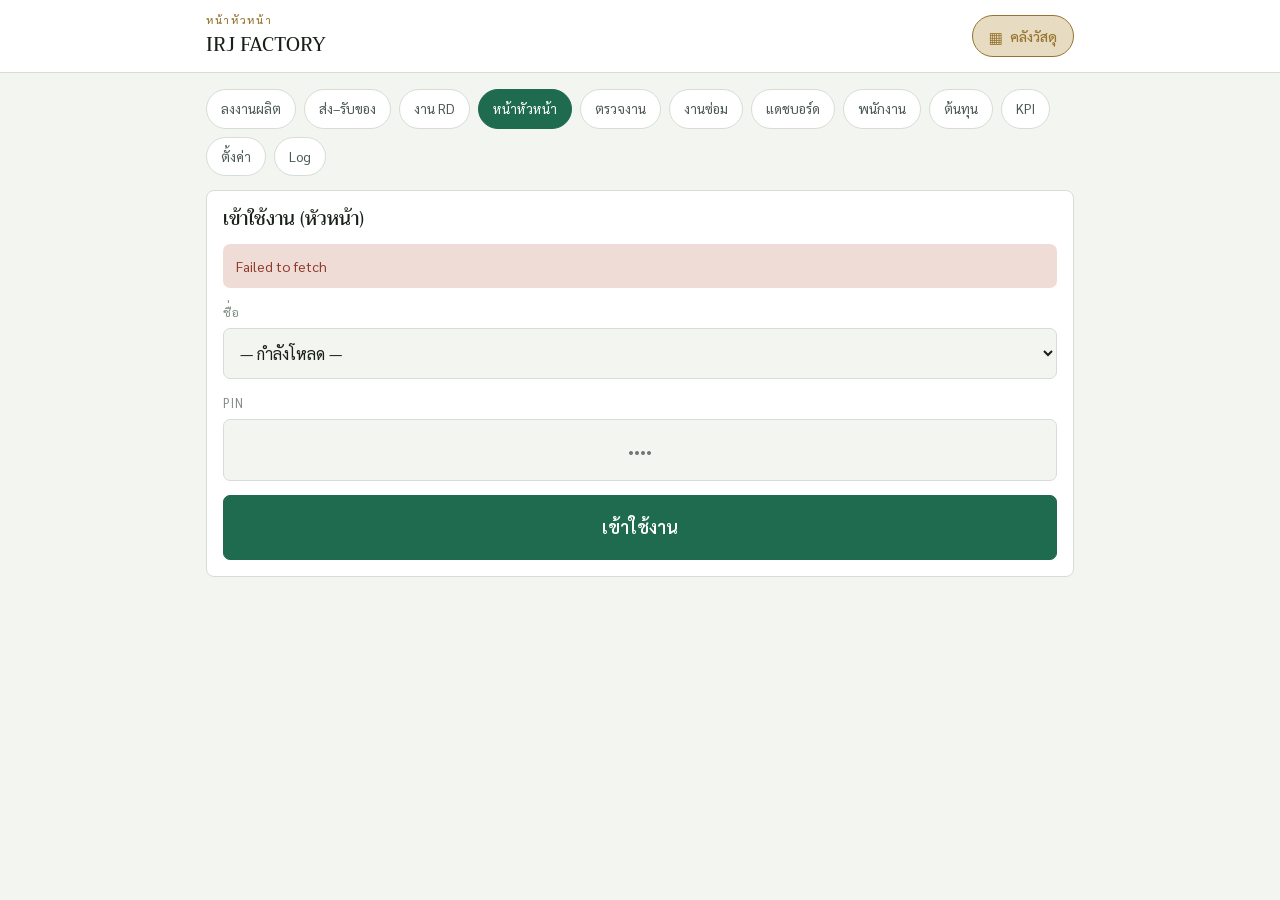
<file: admin.html>
<!doctype html>
<html lang="th">
<head>
<meta charset="utf-8">
<meta name="viewport" content="width=device-width,initial-scale=1,viewport-fit=cover">
<meta name="theme-color" content="#1E6B4F">
<title>หน้าหัวหน้า — โรงงานหยก</title>
<link rel="preconnect" href="https://fonts.googleapis.com">
<link rel="preconnect" href="https://fonts.gstatic.com" crossorigin>
<link rel="stylesheet" href="https://fonts.googleapis.com/css2?family=Trirong:wght@400;500;600&family=Sarabun:wght@300;400;500;600&display=swap">
<link rel="stylesheet" href="app.css?v=48">
<style>
  .lot{padding:14px 0;border-top:1px solid var(--line-2)}
  .lot:first-child{border-top:0}
  .lot-top{display:flex;gap:10px;align-items:baseline;justify-content:space-between;flex-wrap:wrap}
  .lot-code{font-family:var(--display);font-size:18px;font-weight:600}
  .lot-sub{font-size:13.5px;color:var(--ink-2)}
  .lot-nums{display:flex;gap:16px;flex-wrap:wrap;font-size:13.5px;color:var(--ink-2);margin-top:6px}
  .lot-nums b{color:var(--ink);font-weight:600;font-variant-numeric:tabular-nums}
  .lot-nums .bad b{color:var(--alert)}
  .lot-actions{display:flex;gap:8px;margin-top:10px}
  .lot.rw{border-inline-start:3px solid var(--amber);padding-inline-start:12px}
  .lot-rw{font-size:13px;color:var(--amber);margin-top:4px;line-height:1.55}
  .src{display:grid;grid-template-columns:1fr auto;gap:4px 10px;align-items:center;
       padding:10px 0;border-top:1px solid var(--line-2)}
  .src:first-child{border-top:0}
  .src .c{font-weight:600;font-variant-numeric:tabular-nums}
  .src .s{grid-column:1 / -1;font-size:12.5px;color:var(--ink-3)}
  .src .q{display:flex;gap:6px;align-items:center}
  .src input{width:84px;padding:8px 9px;border:1px solid var(--line);border-radius:7px;
             background:var(--paper);color:var(--ink);font-size:15px;text-align:end}
  .steps{display:grid;grid-template-columns:repeat(auto-fill,minmax(150px,1fr));gap:6px 12px;margin:4px 0 6px}
  .steps label{display:flex;gap:8px;align-items:center;font-size:14px;padding:6px 0}
  .steps input{width:18px;height:18px;accent-color:var(--jade);flex:none}
  .rw-sum{font-size:14px;margin:6px 0 12px;font-variant-numeric:tabular-nums}
  .nav{display:flex;gap:8px;flex-wrap:wrap;margin-bottom:14px}
  .nav a{
    padding:8px 14px;border:1px solid var(--line);border-radius:999px;
    text-decoration:none;color:var(--ink-2);font-size:13.5px;background:var(--surface);
  }
  .nav a.on{background:var(--jade);border-color:var(--jade);color:var(--on-jade)}

  /* ---------- ดาวน์โหลดข้อมูล ---------- */
  .dl-step{display:flex;align-items:center;gap:9px;font-weight:600;font-size:15px;margin-bottom:10px}
  .dl-n{width:24px;height:24px;border-radius:50%;background:var(--jade);color:var(--on-jade);
        display:inline-flex;align-items:center;justify-content:center;font-size:13px;flex:none}
  .dl-chips{display:flex;gap:8px;flex-wrap:wrap;margin-bottom:12px}
  .dl-chips .btn.on{background:var(--jade);border-color:var(--jade);color:var(--on-jade)}
  .dl-range{margin:-4px 0 0;font-size:14px;color:var(--ink-2)}
  .dl-range b{color:var(--ink);font-variant-numeric:tabular-nums}
  .dl-grid{display:grid;grid-template-columns:repeat(auto-fit,minmax(260px,1fr));gap:12px}
  .dl-box{border:1px solid var(--line);border-radius:10px;padding:14px;display:flex;flex-direction:column;gap:10px}
  .dl-t{font-weight:600;font-size:16px}
  .dl-d{margin:0;font-size:14px;color:var(--ink-2);line-height:1.6}
  .dl-box .msg{margin:0}
  .dl-box .btn-primary{width:100%}
  .dl-check{display:flex;gap:8px;align-items:center;font-size:14px;color:var(--ink-2)}
  .dl-check input{width:18px;height:18px;accent-color:var(--jade)}
  .dl-more{font-size:13px;color:var(--ink-3)}
  .dl-more summary{cursor:pointer;padding:2px 0}
  .dl-more ul{margin:6px 0 0;padding-inline-start:18px;line-height:1.75}
  .dl-more b{color:var(--ink-2);font-weight:600}
  .dl-warn{margin:14px 0 0;font-size:13px;color:var(--amber);background:var(--amber-soft);
           border-radius:8px;padding:9px 12px;line-height:1.6}
</style>
</head>
<body>

<header class="topbar">
  <div class="topbar-in">
    <div class="brand">
      <span class="eyebrow">หน้าหัวหน้า</span>
      <span class="nm" id="factory">โรงงานหยก</span>
    </div>
    <div class="who" id="who" hidden>
      <span><b id="who-name"></b></span>
      <button class="btn btn-sm btn-ghost" id="logout" type="button">ออก</button>
    </div>
  </div>
</header>

<main class="wrap">
  <nav class="nav">
    <a href="index.html">ลงงานผลิต</a>
    <a href="admin.html" class="on">หน้าหัวหน้า</a>
    <a href="review.html">ตรวจงาน</a>
    <a href="dashboard.html">แดชบอร์ด</a>
    <a href="people.html">พนักงาน</a>
    <a href="cost.html">ต้นทุน</a>
    <a href="manage.html">ตั้งค่า</a>
    <a href="log.html">Log</a>
  </nav>

  <section id="login" class="card">
    <h2>เข้าใช้งาน (หัวหน้า)</h2>
    <div class="msg err" id="login-msg" hidden></div>
    <div class="field">
      <label for="l-name">ชื่อ</label>
      <select id="l-name"><option value="">— กำลังโหลด —</option></select>
    </div>
    <div class="field">
      <label for="l-pin">PIN</label>
      <input id="l-pin" type="password" inputmode="numeric" placeholder="••••">
    </div>
    <button class="btn btn-primary btn-lg" id="l-go" type="button">เข้าใช้งาน</button>
  </section>

  <section id="app" hidden>
    <div class="card">
      <h2>เปิดล็อตงานใหม่</h2>
      <div class="msg" id="open-msg" hidden></div>
      <div class="field">
        <label for="n-prod">สินค้า</label>
        <div class="two" style="margin-bottom:8px">
          <select id="n-color"><option value="">— ทุกสี —</option></select>
          <select id="n-jade"><option value="">— หยกทุกชนิด —</option></select>
        </div>
        <select id="n-origin" style="margin-bottom:8px"><option value="">— ทุกแหล่งที่มา —</option></select>
        <select id="n-prod"></select>
        <span class="hint" id="n-count"></span>
      </div>
      <div class="two">
        <div class="field">
          <label for="n-qty">จำนวนที่ปล่อยเข้าสาย (ชิ้น)</label>
          <input id="n-qty" type="number" inputmode="numeric" min="1" step="1">
        </div>
        <div class="field">
          <label for="n-open">วันที่เริ่มล็อต</label>
          <input id="n-open" type="date">
        </div>
      </div>
      <p class="hint" style="margin:-6px 0 14px">ปกติเป็นวันนี้ — ถ้าเป็นล็อตเก่าที่เพิ่งเอามาบันทึก ให้ใส่วันที่เริ่มทำจริง รหัสล็อตจะอิงเดือนนั้น</p>
      <div class="field">
        <label for="n-due">กำหนดส่ง (ถ้ามี)</label>
        <input id="n-due" type="date">
      </div>
      <div class="field">
        <label for="n-note">หมายเหตุ</label>
        <input id="n-note" type="text" placeholder="เช่น ออร์เดอร์ลูกค้ารายไหน">
      </div>
      <button class="btn btn-primary btn-lg" id="n-go" type="button">เปิดล็อต</button>
    </div>

    <div class="card" id="rw-card">
      <h2>เปิดล็อตแก้ไข</h2>
      <p class="hint" style="margin-bottom:12px">เอาของเสียที่หัวหน้ายืนยันแล้วกลับมาแก้ — เลือกได้หลายล็อตถ้าเป็นสินค้าเดียวกัน
        ของที่แก้ผ่านจะไม่นับเป็นยอดผลิตใหม่ (เคยนับเป็นของเสียไปแล้ว) และค่าแก้ไขจะไปรวมเป็นต้นทุนของล็อตเดิม</p>
      <div class="msg" id="rw-msg" hidden></div>
      <div id="rw-empty" class="hint" hidden>ยังไม่มีของเสียที่ยืนยันแล้วให้ส่งไปแก้</div>
      <div id="rw-form" hidden>
        <div class="field">
          <label for="rw-prod">สินค้า</label>
          <select id="rw-prod"></select>
        </div>
        <div class="field">
          <label>ของเสียจากล็อตไหน กี่ชิ้น</label>
          <div id="rw-src"></div>
        </div>
        <div class="rw-sum" id="rw-sum"></div>
        <div class="field">
          <label>ต้องทำขั้นไหนซ้ำ (ต้องมี QC)</label>
          <div class="steps" id="rw-steps"></div>
          <span class="hint">พนักงานจะลงงานล็อตนี้ได้เฉพาะขั้นที่ติ๊กไว้</span>
        </div>
        <div class="two">
          <div class="field">
            <label for="rw-due">กำหนดเสร็จ (ถ้ามี)</label>
            <input id="rw-due" type="date">
          </div>
          <div class="field">
            <label for="rw-note">หมายเหตุ</label>
            <input id="rw-note" type="text" placeholder="เช่น ขอบบิ่น ขัดใหม่">
          </div>
        </div>
        <button class="btn btn-primary btn-lg" id="rw-go" type="button">เปิดล็อตแก้ไข</button>
      </div>
    </div>

    <div class="card">
      <div style="display:flex;gap:10px;align-items:baseline;justify-content:space-between;flex-wrap:wrap;margin-bottom:8px">
        <h2 style="margin:0">ล็อตงาน</h2>
        <div class="tabs" style="margin:0;flex:0 0 auto">
          <button class="tab" id="t-open" aria-selected="true" type="button">กำลังทำ</button>
          <button class="tab" id="t-closed" aria-selected="false" type="button">ปิดแล้ว</button>
        </div>
      </div>
      <div class="msg" id="lot-msg" hidden></div>
      <div id="lots"><p class="hint">กำลังโหลด…</p></div>
    </div>

    <div class="card">
      <h2>รีเซ็ต PIN พนักงาน</h2>
      <div class="msg" id="pin-msg" hidden></div>
      <div class="two">
        <div class="field">
          <label for="s-target">พนักงาน</label>
          <select id="s-target"></select>
        </div>
        <div class="field">
          <label for="s-pin">PIN ใหม่</label>
          <input id="s-pin" type="password" inputmode="numeric" autocomplete="new-password" placeholder="อย่างน้อย 4 ตัว ไม่ใช่ 1234">
        </div>
      </div>
      <button class="btn" id="s-go" type="button">ตั้ง PIN ใหม่</button>
    </div>

    <div class="card">
      <h2>ดาวน์โหลดข้อมูล</h2>
      <p class="hint" style="margin-bottom:14px">เลือกช่วงวันที่ แล้วกดโหลดไฟล์ที่ต้องการ</p>

      <!-- ขั้น 1: ช่วงวันที่ (ใช้ร่วมกันทั้ง Excel และ Word) -->
      <div class="dl-step"><span class="dl-n">1</span>เลือกช่วงวันที่</div>
      <div class="dl-chips">
        <button class="btn btn-sm btn-ghost" data-erange="month" type="button">เดือนนี้</button>
        <button class="btn btn-sm btn-ghost" data-erange="3" type="button">3 เดือนล่าสุด</button>
        <button class="btn btn-sm btn-ghost" data-erange="year" type="button">ปีนี้</button>
        <button class="btn btn-sm btn-ghost" data-erange="all" type="button">ทั้งหมด</button>
      </div>
      <div class="two">
        <div class="field"><label for="e-from">ตั้งแต่</label><input id="e-from" type="date"></div>
        <div class="field"><label for="e-to">ถึง</label><input id="e-to" type="date"></div>
      </div>
      <p class="dl-range" id="e-range"></p>

      <!-- ขั้น 2: เลือกไฟล์ -->
      <div class="dl-step" style="margin-top:18px"><span class="dl-n">2</span>เลือกไฟล์ที่จะโหลด</div>
      <div class="dl-grid">
        <div class="dl-box">
          <div class="dl-t">Excel สรุปการผลิต</div>
          <p class="dl-d">ยอดผลิต ของเสีย ชั่วโมงงาน ค่าแรง และต้นทุน ครบในไฟล์เดียว — ตัวเลขตรงกับแดชบอร์ด</p>
          <div class="msg" id="e-msg" hidden></div>
          <button class="btn btn-primary" id="e-go" type="button">ดาวน์โหลด Excel</button>
          <details class="dl-more">
            <summary>มีอะไรในไฟล์ (13 ชีต)</summary>
            <ul>
              <li><b>ภาพรวม</b> — สรุป · รายวัน</li>
              <li><b>คนและงาน</b> — รายคน · รายขั้นตอน · สาเหตุของเสีย · รายสินค้า · รายล็อต</li>
              <li><b>เครื่อง</b> — CNC · เครื่องจักร</li>
              <li><b>ต้นทุน</b> — ต้นทุนรายเดือน</li>
              <li><b>งานซ่อม</b> — งานซ่อม · งานซ่อมรายครั้ง</li>
              <li><b>ข้อมูลดิบ</b> — ทุกรายการ เอาไปทำ Pivot ต่อได้</li>
            </ul>
          </details>
        </div>

        <div class="dl-box">
          <div class="dl-t">Word รายงานส่ง–รับของ</div>
          <p class="dl-d">ของหาย ใบที่มีปัญหา และรูปหลักฐาน จัดหน้า A4 พร้อมพิมพ์</p>
          <div class="msg" id="w-msg" hidden></div>
          <label class="dl-check"><input type="checkbox" id="w-pics" checked> แนบรูปหลักฐาน</label>
          <button class="btn btn-primary" id="w-go" type="button">ดาวน์โหลด Word</button>
          <details class="dl-more">
            <summary>มีอะไรในไฟล์</summary>
            <ul>
              <li>สรุปจำนวนของหาย และคู่ส่ง–รับที่หายบ่อย</li>
              <li>ใบส่งมอบทุกใบ เรียงตามเวลา</li>
              <li>ใบที่มีปัญหา พร้อมรูปตอนส่งและตอนรับ</li>
              <li>แนบรูปแล้วไฟล์ใหญ่ (รูปละ 60–120 KB) ถ้าช่วงยาวแล้วช้า ให้เอาเครื่องหมายถูกออก</li>
            </ul>
          </details>
        </div>
      </div>

      <p class="dl-warn">มีค่าแรงและต้นทุนอยู่ในไฟล์ — ห้ามส่งต่อให้คนนอก · ตัวเลขไม่นับงานที่ถูกตีกลับ</p>
    </div>
  </section>
</main>

<script src="config.js?v=48"></script>
<script src="api.js?v=48"></script>
<script>
(function () {
  "use strict";
  var $ = function (id) { return document.getElementById(id); };
  var J = window.JADE;
  var boot = null, lotFilter = "open";

  $("factory").textContent = J.factory;

  function loadBoot() {
    return J.rpc("app_bootstrap").then(function (d) {
      boot = d;
      var sup = d.employees.filter(function (e) { return e.role === "supervisor"; });
      $("l-name").innerHTML = '<option value="">— เลือกชื่อ —</option>' +
        (sup.length ? sup : d.employees).map(function (e) {
          return '<option value="' + J.esc(e.name) + '">' + J.esc(e.name) + "</option>";
        }).join("");
      allProducts = d.products || [];
      fillAttr("n-color",  "color",  "— ทุกสี —",           d.attrs || []);
      fillAttr("n-jade",   "jade",   "— หยกทุกชนิด —",      d.attrs || []);
      fillAttr("n-origin", "origin", "— ทุกแหล่งที่มา —",   d.attrs || []);
      filterProducts();
      $("s-target").innerHTML = d.employees.map(function (e) {
        return '<option value="' + J.esc(e.name) + '">' + J.esc(e.name) + "</option>";
      }).join("");
      var saved = J.me.get();
      if (saved.name) $("l-name").value = saved.name;
    });
  }

  function enterApp() {
    $("login").hidden = true;
    $("app").hidden = false;
    $("who").hidden = false;
    $("who-name").textContent = J.me.get().name;
    var d = new Date();
    $("n-open").value = J.today();
    $("e-to").value = J.today();
    $("e-from").value = J.monthsAgo(1);
    showRange();
    loadLots();
    loadRework();
  }

  $("l-go").addEventListener("click", function () {
    var name = $("l-name").value, pin = $("l-pin").value;
    if (!name || !pin) { J.msg($("login-msg"), "เลือกชื่อและใส่ PIN", "err"); return; }
    $("l-go").disabled = true;
    J.rpc("sup_lots", { p_name: name, p_pin: pin, p_status: "all" }).then(function () {
      J.me.set(name, pin, "supervisor");
      enterApp();
    }).catch(function (err) {
      J.msg($("login-msg"), err.message, "err");
    }).then(function () { $("l-go").disabled = false; });
  });
  $("l-pin").addEventListener("keydown", function (e) { if (e.key === "Enter") $("l-go").click(); });
  $("logout").addEventListener("click", function () { J.me.clear(); location.reload(); });

  /* ---------- เลือกสินค้าแบบไล่จากคุณสมบัติ ---------- */
  var allProducts = [];

  function fillAttr(id, kind, allLabel, attrs) {
    var names = attrs.filter(function (a) { return a.kind === kind; })
                     .map(function (a) { return a.name; });
    $(id).innerHTML = '<option value="">' + J.esc(allLabel) + "</option>" +
      names.map(function (n) { return '<option value="' + J.esc(n) + '">' + J.esc(n) + "</option>"; }).join("");
  }

  // ตัวกรองแต่ละช่องแคบลงตามช่องอื่นที่เลือกไว้แล้ว จะได้ไม่เจอชุดที่ไม่มีสินค้าเลย
  function matches(p, skip) {
    var c = $("n-color").value, j = $("n-jade").value, o = $("n-origin").value;
    if (skip !== "color"  && c && p.color  !== c) return false;
    if (skip !== "jade"   && j && p.jade   !== j) return false;
    if (skip !== "origin" && o && p.origin !== o) return false;
    return true;
  }

  function trim(id, kind) {
    var keep = $(id).value;
    var ok = {};
    allProducts.forEach(function (p) { if (matches(p, kind) && p[kind]) ok[p[kind]] = true; });
    Array.prototype.forEach.call($(id).options, function (op) {
      if (!op.value) return;
      op.disabled = !ok[op.value];
      op.textContent = op.value + (ok[op.value] ? "" : " (ไม่มีสินค้า)");
    });
    $(id).value = keep;
  }

  function filterProducts() {
    trim("n-color", "color"); trim("n-jade", "jade"); trim("n-origin", "origin");
    var list = allProducts.filter(function (p) { return matches(p, null); });
    var keep = $("n-prod").value;
    $("n-prod").innerHTML = '<option value="">— เลือกสินค้า —</option>' +
      list.map(function (p) {
        return '<option value="' + J.esc(p.code) + '">' + J.esc(p.code) + " · " + J.esc(p.name) +
          (p.jade ? " (" + J.esc(p.jade) + ")" : "") + "</option>";
      }).join("");
    $("n-prod").value = keep;
    $("n-count").textContent = list.length
      ? "ตรงเงื่อนไข " + list.length + " รายการ จากทั้งหมด " + allProducts.length
      : "ไม่มีสินค้าที่ตรงเงื่อนไขนี้ — ลองเอาตัวกรองออกบ้าง";
  }

  ["n-color", "n-jade", "n-origin"].forEach(function (id) {
    $(id).addEventListener("change", filterProducts);
  });

  /* ---------- เปิดล็อต ---------- */
  $("n-go").addEventListener("click", function () {
    var m = J.me.get();
    var prod = $("n-prod").value, qty = Number($("n-qty").value || 0);
    if (!prod) { J.msg($("open-msg"), "เลือกสินค้าก่อน", "err"); return; }
    if (!(qty > 0)) { J.msg($("open-msg"), "ใส่จำนวนที่ปล่อยเข้าสาย", "err"); return; }
    $("n-go").disabled = true;
    J.rpc("sup_open_lot", {
      p_name: m.name, p_pin: m.pin, p_product: prod, p_qty: qty,
      p_due: $("n-due").value || null, p_note: $("n-note").value || null,
      p_opened: $("n-open").value || null
    }).then(function (r) {
      var back = r.opened_at && r.opened_at !== J.today();
      J.msg($("open-msg"), "เปิดล็อต " + r.code + " แล้ว" +
        (back ? " — ย้อนหลังวันที่ " + J.thLong(r.opened_at) : " — แจ้งพนักงานได้เลย"), "ok");
      $("n-qty").value = ""; $("n-note").value = ""; $("n-due").value = "";
      $("n-open").value = J.today();
      lotFilter = "open"; setTab(); loadLots();
    }).catch(function (err) { J.msg($("open-msg"), err.message, "err"); })
      .then(function () { $("n-go").disabled = false; });
  });

  /* ---------- เปิดล็อตแก้ไข ---------- */
  var rwSrc = [];
  function loadRework() {
    var m = J.me.get();
    J.rpc("sup_rework_sources", { p_name: m.name, p_pin: m.pin }).then(function (list) {
      rwSrc = list || [];
      $("rw-empty").hidden = rwSrc.length > 0;
      $("rw-form").hidden = rwSrc.length === 0;
      if (!rwSrc.length) return;
      var prods = {}, order = [];
      rwSrc.forEach(function (x) {
        if (!prods[x.product_code]) { prods[x.product_code] = { name: x.product_name, free: 0, n: 0 }; order.push(x.product_code); }
        prods[x.product_code].free += Number(x.free) || 0;
        prods[x.product_code].n++;
      });
      var keep = $("rw-prod").value;
      $("rw-prod").innerHTML = order.map(function (c) {
        var p = prods[c];
        return '<option value="' + J.esc(c) + '">' + J.esc(c + " · " + p.name) + " — ของเสียรอแก้ " +
          J.nf.format(p.free) + " ชิ้น (" + p.n + " ล็อต)</option>";
      }).join("");
      if (keep && prods[keep]) $("rw-prod").value = keep;
      renderRwSrc();
      renderRwSteps();
    }).catch(function (err) { J.msg($("rw-msg"), err.message, "err"); });
  }
  function renderRwSrc() {
    var pc = $("rw-prod").value;
    var list = rwSrc.filter(function (x) { return x.product_code === pc; });
    $("rw-src").innerHTML = list.map(function (x) {
      return '<div class="src"><span class="c">' + J.esc(x.code) +
        (x.status === "closed" ? ' <span class="chip idle">ปิดแล้ว</span>' : "") + "</span>" +
        '<span class="q"><input type="number" inputmode="numeric" min="0" step="1" max="' + x.free +
          '" data-src="' + J.esc(x.code) + '" placeholder="0" aria-label="จำนวนที่ส่งไปแก้จาก ' + J.esc(x.code) + '">' +
          '<button class="btn btn-sm btn-ghost" type="button" data-all="' + J.esc(x.code) + '">ทั้งหมด ' + J.nf.format(x.free) + "</button></span>" +
        '<span class="s">เสียที่ยืนยันแล้ว ' + J.nf.format(x.bad) +
          (Number(x.sent) ? " · ส่งไปแก้แล้ว " + J.nf.format(x.sent) : "") +
          " · ส่งได้อีก <b>" + J.nf.format(x.free) + "</b> ชิ้น" +
          (Number(x.bad_pending) ? " · มีของเสียรอยืนยันอีก " + J.nf.format(x.bad_pending) + " ชิ้น (ยืนยันในหน้าตรวจงานก่อน)" : "") +
        "</span></div>";
    }).join("");
    rwSum();
  }
  function renderRwSteps() {
    if ($("rw-steps").children.length) return;
    var steps = ((boot && boot.steps) || []).filter(function (s) { return s.dept !== "rd"; });
    $("rw-steps").innerHTML = steps.map(function (s) {
      return '<label><input type="checkbox" value="' + J.esc(s.name) + '"' + (s.is_qc ? " checked" : "") + "> " +
        J.esc(s.name) + "</label>";
    }).join("");
  }
  function rwPicked() {
    var out = [], bad = null;
    Array.prototype.forEach.call($("rw-src").querySelectorAll("[data-src]"), function (inp) {
      var q = Number(inp.value || 0), max = Number(inp.max);
      if (q > max) bad = inp.dataset.src + " ส่งได้ไม่เกิน " + max + " ชิ้น";
      if (q > 0) out.push({ lot: inp.dataset.src, qty: Math.floor(q) });
    });
    return { list: out, bad: bad };
  }
  function rwSum() {
    var p = rwPicked(), tot = 0;
    p.list.forEach(function (x) { tot += x.qty; });
    $("rw-sum").innerHTML = p.bad ? '<span style="color:var(--alert)">' + J.esc(p.bad) + "</span>"
      : tot ? "รวม <b>" + J.nf.format(tot) + "</b> ชิ้น จาก " + p.list.length + " ล็อต — " +
              (p.list.length === 1 ? "รหัสจะเป็น " + J.esc(p.list[0].lot) + "-R…" : "รหัสจะเป็น RW-…")
      : '<span class="hint">ใส่จำนวนที่จะส่งไปแก้อย่างน้อยหนึ่งล็อต</span>';
  }
  $("rw-prod").addEventListener("change", renderRwSrc);
  $("rw-src").addEventListener("input", rwSum);
  $("rw-src").addEventListener("click", function (e) {
    var b = e.target.closest("[data-all]");
    if (!b) return;
    var inp = $("rw-src").querySelector('[data-src="' + b.dataset.all + '"]');
    inp.value = inp.max; rwSum();
  });
  $("rw-go").addEventListener("click", function () {
    var p = rwPicked();
    if (p.bad) { J.msg($("rw-msg"), p.bad, "err"); return; }
    if (!p.list.length) { J.msg($("rw-msg"), "ใส่จำนวนที่จะส่งไปแก้อย่างน้อยหนึ่งล็อต", "err"); return; }
    var steps = Array.prototype.map.call($("rw-steps").querySelectorAll("input:checked"), function (c) { return c.value; });
    if (!steps.length) { J.msg($("rw-msg"), "ติ๊กขั้นตอนที่ต้องทำซ้ำ (ต้องมี QC)", "err"); return; }
    var m = J.me.get();
    $("rw-go").disabled = true;
    J.rpc("sup_open_rework", {
      p_name: m.name, p_pin: m.pin, p_sources: p.list, p_steps: steps,
      p_due: $("rw-due").value || null, p_note: $("rw-note").value.trim() || null
    }).then(function (r) {
      J.msg($("rw-msg"), "เปิดล็อตแก้ไข " + r.code + " แล้ว (" + J.nf.format(r.qty) +
        " ชิ้น) — พนักงานเลือกล็อตนี้ได้ที่หน้าลงงานผลิต", "ok");
      $("rw-note").value = ""; $("rw-due").value = "";
      lotFilter = "open"; setTab(); loadLots(); loadRework();
    }).catch(function (err) { J.msg($("rw-msg"), err.message, "err"); })
      .then(function () { $("rw-go").disabled = false; });
  });

  /* ---------- รายการล็อต ---------- */
  function setTab() {
    $("t-open").setAttribute("aria-selected", String(lotFilter === "open"));
    $("t-closed").setAttribute("aria-selected", String(lotFilter === "closed"));
  }
  $("t-open").addEventListener("click", function () { lotFilter = "open"; setTab(); loadLots(); });
  $("t-closed").addEventListener("click", function () { lotFilter = "closed"; setTab(); loadLots(); });

  function loadLots() {
    var m = J.me.get();
    J.rpc("sup_lots", { p_name: m.name, p_pin: m.pin, p_status: lotFilter }).then(function (list) {
      if (!list || !list.length) {
        $("lots").innerHTML = '<p class="hint">' +
          (lotFilter === "open" ? "ยังไม่มีล็อตที่กำลังทำอยู่" : "ยังไม่มีล็อตที่ปิดแล้ว") + "</p>";
        return;
      }
      $("lots").innerHTML = list.map(function (l) {
        var done = l.qty_opened ? Math.min(100, l.qc_passed / l.qty_opened * 100) : 0;
        var late = l.due_date && l.status === "open" && l.due_date < J.today();
        var rw = !!l.rework;
        return '<div class="lot' + (rw ? " rw" : "") + '">' +
          '<div class="lot-top"><span class="withpic">' +
            (l.has_photo ? '<img class="lotpic" data-pic="' + J.esc(l.product_code) + '" alt="">' : "") +
            '<span class="txt"><span class="lot-code">' + J.esc(l.code) + "</span> " +
            (rw ? '<span class="chip warn">ล็อตแก้ไข</span> ' : "") +
            '<span class="lot-sub">' + J.esc(l.product_code) + " · " + J.esc(l.product_name) +
            " · หยก" + J.esc(l.jade) + "</span><br>" +
            '<span class="lot-sub">เริ่ม ' + J.esc(J.thDate(l.opened_at)) + "</span>" +
            (rw ? '<br><span class="lot-rw">แก้ของ ' + J.esc(l.rework_of || "—") +
                  ((l.steps || []).length ? " · ทำขั้น " + J.esc(l.steps.join(", ")) : "") + "</span>" : "") +
            "</span></span>" +
            '<span class="chip ' + (l.status === "closed" ? "idle" : late ? "bad" : "ok") + '">' +
            (l.status === "closed" ? "ปิดแล้ว" : late ? "เลยกำหนดส่ง" : "กำลังทำ") + "</span></div>" +
          '<div class="lot-nums">' +
            (rw ? "<span>ส่งมาแก้ <b>" + J.nf.format(l.qty_opened) + "</b> ชิ้น</span>" +
                  "<span>แก้ผ่าน <b>" + J.nf.format(l.qc_passed) + "</b></span>" +
                  '<span class="bad">แก้ไม่ได้ <b>' + J.nf.format(l.total_bad) + "</b></span>" +
                  "<span>กำลังแก้ <b>" + J.nf.format(l.wip) + "</b></span>"
                : "<span>เปิด <b>" + J.nf.format(l.qty_opened) + "</b> ชิ้น</span>" +
                  "<span>ผ่าน QC <b>" + J.nf.format(l.qc_passed) + "</b></span>" +
                  '<span class="bad">เสีย <b>' + J.nf.format(l.total_bad) + "</b></span>" +
                  (Number(l.rework_sent) ? "<span>ส่งไปแก้แล้ว <b>" + J.nf.format(l.rework_sent) + "</b></span>" : "") +
                  "<span>อยู่ในสาย <b>" + J.nf.format(l.wip) + "</b></span>") +
            (l.last_step ? "<span>ล่าสุด: <b>" + J.esc(l.last_step) + "</b> " + J.thDate(l.last_date) + "</span>" : "") +
            (l.due_date ? "<span>กำหนดส่ง <b>" + J.thDate(l.due_date) + "</b></span>" : "") +
          "</div>" +
          '<span class="bar"><i style="width:' + done.toFixed(1) + '%"></i></span>' +
          (l.note ? '<p class="hint" style="margin:8px 0 0">' + J.esc(l.note) + "</p>" : "") +
          '<div class="lot-actions">' +
            '<button class="btn btn-sm" data-fix="' + J.esc(l.code) + '" type="button">แก้ล็อต</button> ' +
            '<button class="btn btn-sm ' + (l.status === "open" ? "btn-danger" : "") +
            '" data-toggle="' + J.esc(l.code) + '" data-reopen="' + (l.status === "closed") +
            '" type="button">' + (l.status === "open" ? "ปิดล็อต" : "เปิดล็อตใหม่") + "</button></div>" +
          '<div class="edt" data-edt="' + J.esc(l.code) + '" hidden></div>' +
          "</div>";
      }).join("");
      // รูปสินค้าของล็อต ต้องโหลดหลังวาดรายการเสร็จ ไม่ใช่ตอนเปิดหน้า
      Array.prototype.forEach.call($("lots").querySelectorAll("[data-pic]"), function (im) {
        J.setPhoto(im, im.dataset.pic, true);
      });
      Array.prototype.forEach.call($("lots").querySelectorAll("[data-fix]"), function (b) {
        b.addEventListener("click", function () { openLotFix(b.dataset.fix, list); });
      });
      Array.prototype.forEach.call($("lots").querySelectorAll("[data-toggle]"), function (b) {
        b.addEventListener("click", function () {
          var reopen = b.dataset.reopen === "true";
          if (!reopen && !confirm("ปิดล็อต " + b.dataset.toggle + "? พนักงานจะลงงานล็อตนี้ไม่ได้อีก")) return;
          var mm = J.me.get();
          J.rpc("sup_close_lot", { p_name: mm.name, p_pin: mm.pin, p_lot: b.dataset.toggle, p_reopen: reopen })
            .then(function () { J.msg($("lot-msg"), reopen ? "เปิดล็อตใหม่แล้ว" : "ปิดล็อตแล้ว", "ok"); loadLots(); })
            .catch(function (err) { J.msg($("lot-msg"), err.message, "err"); });
        });
      });
    }).catch(function (err) { $("lots").innerHTML = '<p class="hint">' + J.esc(err.message) + "</p>"; });
  }

  /* ---------- แก้ / ลบล็อต ---------- */
  function openLotFix(code, list) {
    var l = list.filter(function (x) { return x.code === code; })[0];
    var box = $("lots").querySelector('[data-edt="' + code + '"]');
    if (!l || !box) return;
    if (!box.hidden) { box.hidden = true; return; }
    box.hidden = false;
    var used = (Number(l.qc_passed) || 0) + (Number(l.qc_pending) || 0) +
               (Number(l.total_bad) || 0) + (Number(l.bad_pending) || 0);
    box.innerHTML =
      '<div class="row2">' +
        '<div><label>จำนวนที่เปิดล็อต' + (l.rework ? " (มาจากล็อตต้นทาง แก้ไม่ได้)" : "") +
          '</label><input type="number" min="1" step="1" data-f="qty" value="' +
          (l.qty_opened || 0) + '"' + (l.rework ? " readonly" : "") + "></div>" +
        '<div><label>กำหนดส่ง (เว้นว่าง = ไม่กำหนด)</label><input type="text" data-f="due" placeholder="วว/ดด/ปปปป" value="' +
          J.esc(l.due_date ? J.formatThai(l.due_date) : "") + '"></div>' +
      "</div>" +
      '<div class="row2" style="margin-top:9px">' +
        '<div><label>วันที่เริ่มล็อต</label><input type="text" data-f="open" placeholder="วว/ดด/ปปปป" value="' +
          J.esc(l.opened_at ? J.formatThai(l.opened_at) : "") + '"></div>' +
        '<div><label>หมายเหตุ</label><input type="text" data-f="note" value="' +
          J.esc(l.note || "") + '"></div>' +
      "</div>" +
      '<p class="hint" style="margin:8px 0 0">ล็อตนี้ผ่าน QC และเสียไปแล้วรวม ' + J.nf.format(used) +
        ' ชิ้น — ลดจำนวนต่ำกว่านี้ไม่ได้</p>' +
      '<div class="acts">' +
        '<button class="btn btn-sm btn-primary" data-save="1" type="button">บันทึก</button>' +
        '<button class="btn btn-sm btn-ghost" data-cancel="1" type="button">ยกเลิก</button>' +
        (used === 0
          ? '<button class="btn btn-sm btn-danger" data-del="1" type="button">ลบล็อตนี้ทิ้ง</button>'
          : '<span class="hint">ลบไม่ได้เพราะมีการลงงานแล้ว — ใช้ปิดล็อตแทน</span>') +
      "</div>";
    var f = function (n) { return box.querySelector('[data-f="' + n + '"]'); };
    box.querySelector("[data-cancel]").addEventListener("click", function () { box.hidden = true; });
    box.querySelector("[data-save]").addEventListener("click", function () {
      var dueRaw = f("due").value.trim();
      var due = dueRaw ? J.parseThai(dueRaw) : null;
      if (dueRaw && !due) { J.msg($("lot-msg"), "กำหนดส่งไม่ถูกต้อง — พิมพ์เป็น วว/ดด/ปปปป", "err"); return; }
      var openRaw = f("open").value.trim();
      var open = openRaw ? J.parseThai(openRaw) : null;
      if (!open) { J.msg($("lot-msg"), "วันที่เริ่มล็อตไม่ถูกต้อง — พิมพ์เป็น วว/ดด/ปปปป", "err"); return; }
      var m = J.me.get();
      J.rpc("sup_edit_lot", {
        p_name: m.name, p_pin: m.pin, p_code: code,
        p_qty: Number(f("qty").value || 0) || null,
        p_due: due, p_clear_due: !dueRaw,
        p_opened: open,
        p_note: f("note").value
      }).then(function () { J.msg($("lot-msg"), "แก้ล็อต " + code + " เรียบร้อย", "ok"); loadLots(); })
        .catch(function (err) { J.msg($("lot-msg"), err.message, "err"); });
    });
    var del = box.querySelector("[data-del]");
    if (del) del.addEventListener("click", function () {
      if (!confirm("ลบล็อต " + code + " ทิ้งถาวร?")) return;
      var m = J.me.get();
      J.rpc("sup_delete_lot", { p_name: m.name, p_pin: m.pin, p_code: code })
        .then(function () { J.msg($("lot-msg"), "ลบล็อต " + code + " แล้ว", "ok"); loadLots(); })
        .catch(function (err) { J.msg($("lot-msg"), err.message, "err"); });
    });
  }

  /* ---------- รีเซ็ต PIN ---------- */
  $("s-go").addEventListener("click", function () {
    var m = J.me.get();
    var t = $("s-target").value, p = $("s-pin").value;
    if (!t) { J.msg($("pin-msg"), "เลือกพนักงานก่อน", "err"); return; }
    if (p.length < 4) { J.msg($("pin-msg"), "PIN ต้องยาวอย่างน้อย 4 ตัว", "err"); return; }
    if (!confirm("ตั้ง PIN ใหม่ให้ " + t + "?\nPIN เดิมจะใช้ไม่ได้ทันที ต้องบอก PIN ใหม่ให้เขาด้วย")) return;
    J.rpc("sup_set_pin", { p_name: m.name, p_pin: m.pin, p_target: t, p_new_pin: p })
      .then(function () { $("s-pin").value = ""; J.msg($("pin-msg"), "ตั้ง PIN ใหม่ให้ " + t + " แล้ว", "ok"); })
      .catch(function (err) { J.msg($("pin-msg"), err.message, "err"); });
  });

  /* ---------- ดาวน์โหลดไฟล์ Excel สรุปการผลิต ---------- */
  var XLS_SRC = "xlsx.js?v=48";
  function needXlsx() {
    if (window.XLSXMini) return Promise.resolve();
    return new Promise(function (ok, no) {
      var s = document.createElement("script");
      s.src = XLS_SRC;
      s.onload = function () { window.XLSXMini ? ok() : no(new Error("โหลดตัวสร้างไฟล์ไม่สำเร็จ")); };
      s.onerror = function () { no(new Error("โหลดตัวสร้างไฟล์ไม่ได้ ลองเช็กอินเทอร์เน็ตแล้วกดใหม่")); };
      document.head.appendChild(s);
    });
  }

  // บอกช่วงที่เลือกเป็นประโยคเดียว อ่านง่ายกว่าดูสองช่อง
  function showRange() {
    var f = $("e-from").value, t = $("e-to").value || J.today();
    var days = f ? Math.round((new Date(t + "T00:00:00") - new Date(f + "T00:00:00")) / 864e5) + 1 : 0;
    $("e-range").innerHTML = f
      ? "ช่วงที่เลือก: <b>" + J.esc(J.thDate(f)) + "</b> ถึง <b>" + J.esc(J.thDate(t)) + "</b>" +
        (days > 0 ? " · " + J.nf.format(days) + " วัน" : "")
      : "ช่วงที่เลือก: <b>ข้อมูลทั้งหมด</b> จนถึง <b>" + J.esc(J.thDate(t)) + "</b>";
  }
  function markRange(kind) {
    Array.prototype.forEach.call(document.querySelectorAll("[data-erange]"), function (x) {
      x.classList.toggle("on", x.getAttribute("data-erange") === kind);
    });
  }
  ["e-from", "e-to"].forEach(function (id) {
    ["change", "input"].forEach(function (ev) {
      // แก้วันที่เอง (พิมพ์ หรือกด "วันนี้") = ไม่ใช่ช่วงสำเร็จรูปแล้ว
      $(id).addEventListener(ev, function () { markRange(null); showRange(); });
    });
  });

  Array.prototype.forEach.call(document.querySelectorAll("[data-erange]"), function (b) {
    b.addEventListener("click", function () {
      var kind = b.getAttribute("data-erange"), t = J.today();
      $("e-to").value = t;
      if (kind === "all") $("e-from").value = "";
      else if (kind === "month") $("e-from").value = t.slice(0, 8) + "01";
      else if (kind === "year") $("e-from").value = t.slice(0, 4) + "-01-01";
      else {
        // คิดจากตัวเลขตรง ๆ — toISOString() แปลงเป็นเวลา UTC แล้ววันเลื่อนถอยไป 1 วัน (ไทย +7)
        var d = new Date(Number(t.slice(0, 4)), Number(t.slice(5, 7)) - 1 - 3, Number(t.slice(8, 10)));
        $("e-from").value = d.getFullYear() + "-" + String(d.getMonth() + 1).padStart(2, "0") + "-" +
          String(d.getDate()).padStart(2, "0");
      }
      markRange(kind);
      showRange();
    });
  });

  // วันที่แบบไทยในไฟล์ Excel (ชื่อไม่ชนกับ thDay ของรายงาน Word ด้านล่าง)
  function xlDay(iso) { return iso ? J.formatThai(String(iso).slice(0, 10)) : "เริ่มใช้ระบบ"; }
  function thMonth(iso) {
    var M = ["ม.ค.", "ก.พ.", "มี.ค.", "เม.ย.", "พ.ค.", "มิ.ย.",
             "ก.ค.", "ส.ค.", "ก.ย.", "ต.ค.", "พ.ย.", "ธ.ค."];
    var p = String(iso).slice(0, 10).split("-");
    return M[+p[1] - 1] + " " + (+p[0] + 543);
  }

  /* ไฟล์ Excel สรุปการผลิต
     - ทุกตัวเลขมาจากฐานข้อมูลตรง ๆ (sup_prod_export) ไม่มีการเดาหรือเติมค่า
     - ตัวเลขสรุปใช้นิยามเดียวกับแดชบอร์ด: ยืนยันแล้วเท่านั้น · ไม่นับล็อตแก้ไขในยอดผลิต/ของเสีย
     - ค่าที่ยังไม่ได้กรอก (ค่าหยก ค่าแรง) ขึ้นว่า "ยังไม่กรอก" ไม่ใช่ 0
     - ทุกชีต: แถว 1 ชื่อชีต · แถว 2 นับอะไรบ้าง · แถว 3 หัวตาราง · ข้อมูลเริ่มแถว 4 */
  function buildProdBook(d) {
    var X = window.XLSXMini;
    var TOP = 4;                                                     // แถวแรกของข้อมูล
    var H = function (v) { return { v: v, s: 2 }; };
    var T = function (v) { return { v: v, s: 1 }; };
    var B = function (v) { return { v: v, s: 5 }; };
    var I = function (v) { return { v: Number(v) || 0, s: 7 }; };
    var N = function (v) { return { v: Math.round((Number(v) || 0) * 100) / 100, s: 4 }; };
    var P = function (v) { return { v: v, s: 6 }; };                  // 0.123 → 12.3%
    var hrs = function (min) { return N((Number(min) || 0) / 60); };
    var day = function (iso) { return iso ? { d: String(iso).slice(0, 10) } : ""; };
    var NOTSET = "ยังไม่กรอก";
    var k = d.kpi || {};
    var num = function (v) { return Number(v) || 0; };
    var ratio = function (a, b) { return num(b) ? num(a) / num(b) : ""; };

    // ชีตตาราง: cols = [[หัว, กว้าง], ...]
    function table(name, title, note, cols, data) {
      return {
        name: name, freeze: 3,
        cols: cols.map(function (c) { return { w: c[1] }; }),
        rows: [[T(title)], [note], cols.map(function (c) { return H(c[0]); })].concat(data)
      };
    }
    // แถวรวมท้ายตาราง: sumCols = ตัวอักษรคอลัมน์ที่ต้องรวม
    function totalRow(n, width, sumCols, style) {
      var last = TOP + n - 1, row = [];
      for (var i = 0; i < width; i++) row.push("");
      row[0] = B("รวม");
      if (n > 0) sumCols.forEach(function (c) {
        var idx = c.charCodeAt(0) - 65;
        row[idx] = { f: "SUM(" + c + TOP + ":" + c + last + ")", s: style || 7 };
      });
      return row;
    }

    var range = xlDay(d.all_time ? null : d.from) + " ถึง " + xlDay(d.to);

    /* ---------- 1. สรุป ---------- */
    var rateOk = num(k.timed_minutes) > 0;
    var dash = {
      name: "สรุป", cols: [{ w: 34 }, { w: 16 }, { w: 10 }, { w: 70 }],
      rows: [
        [T("IRJ FACTORY — สรุปการผลิต")],
        [B("ช่วงวันที่"), range],
        [B("ออกไฟล์เมื่อ"), (d.made_at || "") + " โดย " + (d.made_by || "")],
        ["ตัวเลขในหน้านี้นับเหมือนแดชบอร์ดทุกตัว — เลือกช่วงวันที่เดียวกันแล้วจะได้ตัวเลขเท่ากัน"],
        [],
        [H("ยอดผลิต (หัวหน้ายืนยันแล้ว)"), H("ตัวเลข"), H("หน่วย"), H("หมายความว่า")],
        [B("ผ่าน QC"), I(k.qc), "ชิ้น",
          "ยอดผลิตจริง = ชิ้นดีของขั้น QC ที่ยืนยันแล้ว จาก " + num(k.qc_lots) + " ล็อต"],
        [B("ของเสีย"), I(k.bad), "ชิ้น", "ของเสียทุกขั้นตอนที่ยืนยันแล้ว — ดูสาเหตุที่ชีต \"สาเหตุของเสีย\""],
        [B("% ของเสีย"), P(ratio(k.bad, k.lot_base)), "",
          num(k.lot_base) ? "ของเสีย ÷ จำนวนเปิดล็อต " + J.nf.format(num(k.lot_base)) +
            " ชิ้น (ไม่หารด้วยผลรวมทุกขั้น เพราะบางขั้นทำซ้ำหลายรอบ)" : "ยังไม่มีล็อตที่มีงานยืนยันในช่วงนี้"],
        [B("ค้างในสาย ณ วันออกไฟล์"), I(k.wip), "ชิ้น",
          num(k.open_lots) + " ล็อตที่ยังเปิดอยู่ (ตัวเลขปัจจุบัน ไม่ตัดตามช่วงวันที่)"],
        [],
        [H("ยังไม่นับในตัวเลขด้านบน"), H("ตัวเลข"), H("หน่วย"), H("หมายความว่า")],
        [B("รอหัวหน้าตรวจ"), I(k.pending_pieces), "ชิ้น",
          num(k.pending_entries) ? num(k.pending_entries) + " รายการ · ค้างตั้งแต่ " + xlDay(k.pending_oldest) +
            " — ยืนยันแล้วถึงจะนับ" : "ตรวจครบแล้ว"],
        [B("ถูกตีกลับ"), I(k.rejected), "รายการ", "ไม่นับในทุกชีต (ยกเว้นชีตข้อมูลดิบที่มีสถานะบอกไว้)"],
        [B("อยู่ในเครื่อง / ถังเขย่า"), I(k.inmachine), "งาน", "ยังไม่ได้นับจำนวน จะนับตอนเอาออก (ตัวเลขปัจจุบัน)"],
        [B("ล็อตแก้ไข — แก้ผ่าน"), I(k.rework_lots_qc), "ชิ้น", "ของเสียเดิมที่เอามาแก้แล้วผ่าน QC — ไม่นับเป็นยอดผลิตใหม่"],
        [B("ล็อตแก้ไข — แก้ไม่ได้"), I(k.rework_lots_bad), "ชิ้น", "นับเป็นของเสียของล็อตเดิมไปแล้ว — ไม่นับซ้ำ"],
        [],
        [H("เวลาและคน"), H("ตัวเลข"), H("หน่วย"), H("หมายความว่า")],
        [B("ชั่วโมงงานผลิต"), hrs(k.prod_minutes), "ชม.", "เวลาที่ลงไว้ (คนเดียวลงเวลาซ้อนกัน นับครั้งเดียว)"],
        [B("ชั่วโมงงาน RD"), hrs(k.rd_minutes), "ชม."],
        [B("ชั่วโมงงานอื่น / ลา / ซ่อม"), hrs(k.other_minutes), "ชม."],
        [B("ชิ้นต่อชั่วโมง"), rateOk ? N(num(k.timed_pieces) / (num(k.timed_minutes) / 60)) : "", "ชิ้น/ชม.",
          rateOk ? "คิดเฉพาะรายการที่ลงเวลา" +
            (num(k.untimed_entries) ? " · ไม่ได้ลงเวลา " + num(k.untimed_entries) + " จาก " + num(k.prod_entries) +
              " รายการ (ไม่เอามาคิด จะได้ไม่พองเกินจริง)" : " ครบทุกรายการ")
            : "ยังไม่มีรายการที่ลงเวลา"],
        [B("วันที่โรงงานเปิด"), I(k.work_days), "วัน", "วันที่มีคนลงงานอย่างน้อย 1 คน"],
        [B("คนที่ลงงาน"), I(k.people), "คน"],
        [],
        [H("ค่าแรง"), H("ตัวเลข"), H("หน่วย"), H("หมายความว่า")],
        [B("ค่าแรงที่จ่ายจริงในช่วงนี้"), N(k.wage_paid), "บาท",
          "ค่าแรงรายวัน × วันที่โรงงานเปิด (เหมือนหน้าต้นทุน)" +
            (num(k.no_wage) ? " · ยังไม่ได้ตั้งค่าแรง " + num(k.no_wage) + " คน ไม่ได้นับรวม" : "")],
        [],
        [H("ชีตในไฟล์นี้"), "", "", H("ดูอะไร")],
        [B("รายวัน"), "", "", "ยอดผลิต ของเสีย ชั่วโมง ทีละวัน"],
        [B("รายคน"), "", "", "ผลงาน ชั่วโมง ค่าแรง ของแต่ละคน"],
        [B("รายขั้นตอน"), "", "", "แต่ละขั้นทำได้กี่ชิ้น เสียกี่ชิ้น ใช้เวลาเท่าไหร่"],
        [B("สาเหตุของเสีย"), "", "", "เสียเพราะอะไร เสียที่ขั้นไหน ใครทำเสีย"],
        [B("รายสินค้า"), "", "", "ยอดผลิตและของเสียของแต่ละสินค้า"],
        [B("รายล็อต"), "", "", "สถานะและต้นทุนทั้งล็อต (ไม่ตัดตามช่วงวันที่)"],
        [B("CNC · เครื่องจักร"), "", "", "งานเข้าเครื่องทีละงาน และสรุปรายเครื่อง"],
        [B("ต้นทุนรายเดือน"), "", "", "ค่าแรงจ่ายจริง ค่าโสหุ้ย ทั้งเดือน"],
        [B("งานซ่อม"), "", "", "JOB ซ่อม และเวลาที่ใช้ทีละครั้ง"],
        [B("ข้อมูลดิบ"), "", "", "ทุกรายการทุกสถานะ (รวมรอตรวจ/ตีกลับ) เอาไปทำ Pivot เองได้"]
      ]
    };

    /* ---------- 2. รายวัน ---------- */
    var daily = d.daily || [];
    var sDaily = table("รายวัน", "รายวัน",
      "ยืนยันแล้วเท่านั้น · ผ่าน QC = ยอดผลิตของวันนั้น · ไม่นับล็อตแก้ไข · ช่อง \"รอตรวจ\" = รายการที่ยังไม่นับ",
      [["วันที่", 13], ["ผ่าน QC (ชิ้น)", 14], ["ของเสีย (ชิ้น)", 14], ["ชม. ผลิต", 11], ["ชม. RD", 10],
       ["ชม. งานอื่น", 11], ["คนที่ลงงาน", 12], ["รายการผลิต", 12], ["รอตรวจ (รายการ)", 15]],
      daily.map(function (x) {
        return [day(x.d), I(x.qc), I(x.bad), hrs(x.prod_min), hrs(x.rd_min), hrs(x.other_min),
                I(x.people), I(x.entries), num(x.pending) ? I(x.pending) : ""];
      }));
    if (daily.length) {
      var dt = totalRow(daily.length, 9, ["B", "C", "H", "I"]);
      ["D", "E", "F"].forEach(function (c) {
        dt[c.charCodeAt(0) - 65] = { f: "SUM(" + c + TOP + ":" + c + (TOP + daily.length - 1) + ")", s: 8 };
      });
      sDaily.rows.push(dt);
    }

    /* ---------- 3. รายคน ---------- */
    var people = d.people || [];
    var sPeople = table("รายคน", "รายคน",
      "ยืนยันแล้วเท่านั้น · \"ชิ้นที่ทำ\" รวมทุกขั้นที่คนนั้นลง (ไม่ใช่ยอดผลิต) · ชิ้น/ชม. คิดเฉพาะรายการที่ลงเวลา · " +
      "ของเสียรายคนรวมงานในล็อตแก้ไขด้วย (ผลรวมจึงอาจมากกว่าหน้าสรุป) · ค่าแรง = ค่าแรงรายวัน × วันที่โรงงานเปิด",
      [["ชื่อ", 16], ["ตำแหน่ง", 12], ["สถานะ", 10], ["วันที่ลงงาน", 12], ["ชม. ผลิต", 10], ["ชม. RD", 9],
       ["ชม. งานอื่น", 11], ["ชิ้นที่ทำ (ดี+เสีย)", 17], ["ผ่าน QC", 10], ["ของเสีย", 10],
       ["ชิ้น/ชม.", 10], ["แก้ให้คนอื่น", 12], ["ถูกเอาไปแก้", 12], ["ถูกระบุว่าทำเสีย", 15],
       ["ค่าแรง/วัน", 11], ["วันที่ได้ค่าแรง", 14], ["ค่าแรงช่วงนี้ (บาท)", 17]],
      people.map(function (x) {
        var tm = num(x.timed_min);
        return [x.name, x.role, x.active ? "ทำงานอยู่" : "ออกแล้ว", I(x.days),
          hrs(x.prod_min), hrs(x.rd_min), hrs(x.other_min), I(x.qty), I(x.qc), I(x.bad),
          tm > 0 ? N(num(x.timed_qty) / (tm / 60)) : "",
          num(x.rework_done) ? I(x.rework_done) : "", num(x.rework_taken) ? I(x.rework_taken) : "",
          num(x.blamed) ? I(x.blamed) : "",
          x.daily_wage == null ? NOTSET : N(x.daily_wage), I(x.paid_days),
          x.wage_paid == null ? NOTSET : N(x.wage_paid)];
      }));
    if (people.length) {
      var pt = totalRow(people.length, 17, ["D", "H", "I", "J", "L", "M", "N", "P"]);
      ["E", "F", "G", "Q"].forEach(function (c) {
        pt[c.charCodeAt(0) - 65] = { f: "SUM(" + c + TOP + ":" + c + (TOP + people.length - 1) + ")", s: 8 };
      });
      sPeople.rows.push(pt);
    }

    /* ---------- 4. รายขั้นตอน ---------- */
    var steps = d.steps || [];
    var sSteps = table("รายขั้นตอน", "รายขั้นตอน",
      "ยืนยันแล้วเท่านั้น · ชิ้นของแต่ละขั้นบวกกันไม่ได้ (ชิ้นเดียวผ่านหลายขั้น) · งานแก้และล็อตแก้ไขแยกไว้ ไม่บวกซ้ำ",
      [["แผนก", 18], ["ขั้นตอน", 22], ["รายการ", 9], ["ชิ้นดี", 10], ["ของเสีย", 10],
       ["% เสียในขั้นนี้", 14], ["งานแก้ (ชิ้น)", 13], ["ชั่วโมง", 10], ["ชิ้น/ชม.", 10], ["คนที่ทำ", 9]],
      steps.map(function (x, i) {
        var r = TOP + i, tm = num(x.timed_min);
        return [x.dept, x.step + (x.is_qc && !/QC/i.test(x.step) ? " (QC)" : ""), I(x.entries), I(x.qty), I(x.bad),
          { f: "IFERROR(E" + r + "/(D" + r + "+E" + r + "),\"\")", s: 6 },
          num(x.rework) ? I(x.rework) : "", hrs(x.minutes),
          tm > 0 ? N(num(x.timed_qty) / (tm / 60)) : "", I(x.people)];
      }));

    /* ---------- 5. สาเหตุของเสีย ---------- */
    var df = d.defects || {}, byC = df.by_cause || [], unl = num(df.unlabeled);
    var badAll = num(k.bad);
    var sCause = {
      name: "สาเหตุของเสีย", freeze: 0,
      cols: [{ w: 34 }, { w: 12 }, { w: 16 }, { w: 10 }, { w: 40 }],
      rows: [[T("สาเหตุของเสีย")],
        ["ยืนยันแล้วเท่านั้น · ไม่นับล็อตแก้ไข · \"ยังไม่ระบุสาเหตุ\" = รายการที่ลงก่อนมีระบบติ๊กสาเหตุ"],
        [H("สาเหตุ"), H("ชิ้น"), H("% ของของเสียทั้งหมด"), H("รายการ"), H("พบที่ขั้น")]]
    };
    byC.forEach(function (x) {
      sCause.rows.push([x.cause, I(x.qty), P(ratio(x.qty, badAll)), I(x.entries), x.steps || ""]);
    });
    if (unl) sCause.rows.push(["ยังไม่ระบุสาเหตุ", I(unl), P(ratio(unl, badAll)), "", ""]);
    sCause.rows.push([B("รวม"), { v: badAll, s: 7 }, badAll ? P(1) : "", "", ""]);
    if (!byC.length && !unl) sCause.rows.push(["ไม่มีของเสียในช่วงนี้"]);

    var byS = df.by_step || [];
    if (byS.length) {
      sCause.rows.push([], [B("แยกตามขั้นตอนที่พบ")], [H("ขั้นตอน"), H("สาเหตุ"), H("ชิ้น")]);
      byS.forEach(function (x) { sCause.rows.push([x.step, x.cause, I(x.qty)]); });
    }
    var byW = df.by_who || [];
    sCause.rows.push([], [B("ใครทำเสีย (เฉพาะที่ระบุชื่อตอนลงงาน)")]);
    if (byW.length) {
      sCause.rows.push([H("ชื่อ"), H("สาเหตุ"), H("ชิ้น"), H("รายการ")]);
      byW.forEach(function (x) { sCause.rows.push([x.who, x.cause, I(x.qty), I(x.entries)]); });
    } else {
      sCause.rows.push(["ยังไม่มีการระบุชื่อในช่วงนี้"]);
    }

    /* ---------- 6. รายสินค้า ---------- */
    var prods = d.products || [];
    var sProd = table("รายสินค้า", "รายสินค้า",
      "ยืนยันแล้วเท่านั้น · ไม่นับล็อตแก้ไข · % เสีย = ของเสีย ÷ ยอดเปิดล็อต · ต้นทุน/ราคา = ค่าที่ตั้งไว้ในหน้าตั้งค่าสินค้า",
      [["รหัส", 11], ["สินค้า", 28], ["ชนิดหยก", 13], ["สี", 11], ["แหล่ง", 11], ["ล็อต", 7],
       ["ยอดเปิด", 10], ["ผ่าน QC", 10], ["ของเสีย", 10], ["% เสีย", 9], ["ชั่วโมง", 10],
       ["ต้นทุนมาตรฐาน/ชิ้น", 18], ["ราคาขาย/ชิ้น", 13]],
      prods.map(function (x, i) {
        var r = TOP + i;
        return [x.code, x.name, x.jade || "", x.color || "", x.origin || "", I(x.lots),
          I(x.qty_opened), I(x.qc), I(x.bad), { f: "IFERROR(I" + r + "/G" + r + ",\"\")", s: 6 },
          hrs(x.minutes), x.cost == null ? NOTSET : N(x.cost), x.price == null ? NOTSET : N(x.price)];
      }));

    /* ---------- 7. รายล็อต ---------- */
    var lots = d.lots || [];
    var sLots = table("รายล็อต", "รายล็อต",
      "ตัวเลขทั้งล็อตตั้งแต่เปิด (ไม่ตัดตามช่วงวันที่) · แสดงล็อตที่มีงานในช่วงนี้ · " +
      "ต้นทุนรวม = ค่าหยก + ค่าแรง + ค่าโสหุ้ย + ค่าแก้ไขที่ย้ายมา · ต้นทุน/ชิ้น = ต้นทุนรวม ÷ ผ่าน QC",
      [["ล็อต", 15], ["ประเภท", 18], ["สถานะ", 9], ["รหัสสินค้า", 11], ["สินค้า", 24], ["ชนิดหยก", 12],
       ["เปิดเมื่อ", 12], ["กำหนดส่ง", 12], ["ยอดเปิด", 9], ["ผ่าน QC", 9], ["QC รอตรวจ", 11],
       ["ของเสีย", 9], ["เสียรอตรวจ", 11], ["ค้างในสาย", 10], ["ขั้นล่าสุด", 16], ["ล่าสุดเมื่อ", 12],
       ["ชั่วโมง", 9], ["ค่าหยก", 12], ["ค่าแรง", 12], ["ค่าโสหุ้ย", 12], ["ค่าแก้ไขที่ย้ายมา", 16],
       ["ต้นทุนรวม", 13], ["ต้นทุน/ชิ้น", 12], ["หมายเหตุต้นทุน", 34],
       ["งาน CNC", 9], ["วัน CNC รวม", 12], ["ยังอยู่ในเครื่อง", 14], ["ส่งไปแก้ (ชิ้น)", 14]],
      lots.map(function (x, i) {
        var r = TOP + i, notes = [];
        if (!x.material_set) notes.push("ยังไม่กรอกค่าหยก (ต้นทุนต่ำกว่าจริง)");
        if (x.rework) notes.push("ล็อตแก้ไข — ต้นทุนย้ายไปรวมที่ล็อตต้นทางแล้ว");
        else if (!num(x.qc_passed)) notes.push("ยังไม่มีชิ้นผ่าน QC");
        return [x.code, x.rework ? "แก้ไข ของ " + (x.rework_of || "") : "ปกติ",
          x.status === "open" ? "เปิดอยู่" : "ปิดแล้ว", x.product_code, x.product_name, x.jade || "",
          day(x.opened_at), day(x.due_date), I(x.qty_opened), I(x.qc_passed),
          num(x.qc_pending) ? I(x.qc_pending) : "", I(x.total_bad),
          num(x.bad_pending) ? I(x.bad_pending) : "", I(x.wip), x.last_step || "", day(x.last_date),
          hrs(x.minutes), x.material_set ? N(x.material) : NOTSET, N(x.labour), N(x.overhead),
          num(x.rework_cost) ? N(x.rework_cost) : "",
          { f: "N(R" + r + ")+N(S" + r + ")+N(T" + r + ")+N(U" + r + ")", s: 4 },
          x.rework || !num(x.qc_passed) ? "" : { f: "IFERROR(V" + r + "/J" + r + ",\"\")", s: 4 },
          notes.join(" · "),
          num(x.cnc_jobs) ? I(x.cnc_jobs) : "", num(x.cnc_jobs) ? I(x.cnc_days) : "",
          num(x.cnc_open) ? I(x.cnc_open) : "", num(x.rework_sent) ? I(x.rework_sent) : ""];
      }));

    /* ---------- 8. CNC ---------- */
    var cnc = d.cnc || [];
    var sCnc = table("CNC", "งานเข้าเครื่อง CNC / ถังเขย่า (งานละแถว)",
      "งานที่อยู่ในเครื่องช่วงไหนก็ได้ของช่วงที่เลือก · ยังไม่ออก = นับวันถึงวันออกไฟล์ · ไม่นับที่ตีกลับ",
      [["ล็อต", 15], ["รหัสสินค้า", 11], ["สินค้า", 24], ["ขั้นตอน", 18], ["เครื่อง", 14],
       ["คนเอาเข้า", 12], ["คนเอาออก", 12], ["วันเข้า", 12], ["วันออก", 12], ["จำนวนวัน", 10],
       ["สถานะ", 14], ["ชิ้นดี", 9], ["ของเสีย", 9], ["ตรวจแล้ว", 11]],
      cnc.map(function (x) {
        return [x.lot, x.product_code, x.product, x.step, x.machine, x.put_in || "", x.took_out || "",
          day(x.cnc_start), day(x.cnc_end), I(x.days), x.in_machine ? "ยังอยู่ในเครื่อง" : "ออกแล้ว",
          x.in_machine ? "" : I(x.qty_good), x.in_machine ? "" : I(x.qty_bad), x.review];
      }));

    /* ---------- 9. เครื่องจักร ---------- */
    var machines = d.machines || [];
    var sMach = table("เครื่องจักร", "สรุปรายเครื่อง",
      "ยืนยันแล้วเท่านั้น · วันอยู่ในเครื่อง = บวกทุกงานของเครื่องนั้น (ห้ามบวกข้ามเครื่อง เพราะเดินพร้อมกันได้)",
      [["เครื่อง", 18], ["ชนิด", 12], ["รายการ", 9], ["ชิ้นดี", 10], ["ของเสีย", 10],
       ["งานเข้าเครื่อง", 14], ["วันอยู่ในเครื่องรวม", 18]],
      machines.map(function (x) {
        return [x.name, x.kind || "", I(x.entries), I(x.good), I(x.bad), I(x.cnc_jobs), I(x.cnc_days)];
      }));

    /* ---------- 10. ต้นทุนรายเดือน ---------- */
    var months = d.months || [];
    var sMon = table("ต้นทุนรายเดือน", "ต้นทุนรายเดือน",
      "ตัวเลขทั้งเดือน (อาจกว้างกว่าช่วงวันที่ที่เลือก) · ค่าแรงจ่ายจริง = ค่าแรงรายวัน × วันที่โรงงานเปิด · " +
      "ส่วนที่เหลือเกลี่ยลงล็อตตามชั่วโมง",
      [["เดือน", 12], ["ค่าแรงจ่ายจริง", 15], ["คน-วัน", 9], ["จำนวนคน", 10], ["วันโรงงานเปิด", 14],
       ["ค่าแรงตามเวลาที่ลง", 18], ["ชม. ผลิต", 10], ["ค่าแรงส่วนที่เหลือ", 17], ["เกลี่ยต่อ ชม.", 13],
       ["% ที่ลงเวลาครอบคลุม", 18], ["ชม. ฐานโสหุ้ย", 13], ["โสหุ้ยต่อ ชม.", 12]],
      months.map(function (x) {
        return [thMonth(x.ym), N(x.wage_paid), I(x.man_days), I(x.head_count), I(x.work_days),
          N(x.wage_direct), N(x.prod_hours), N(x.wage_rest), N(x.spread_rate),
          x.covered_pct == null ? "" : P(num(x.covered_pct) / 100), N(x.base_hours), N(x.overhead_rate)];
      }));

    /* ---------- 11–12. งานซ่อม ---------- */
    var reps = d.repairs || [], repPpl = d.repair_people || [], repLog = d.repair_log || [];
    var sRep = table("งานซ่อม", "งานซ่อม (JOB)",
      "JOB ที่มีการลงเวลาหรือเปิดในช่วงนี้ · ชม. ในช่วงนี้ไม่นับที่ตีกลับ · ไม่นับเข้ายอดผลิต",
      [["JOB", 14], ["ประเภท", 13], ["งาน", 28], ["เครื่อง", 14], ["ของใคร / สินค้า", 24], ["สถานะ", 11],
       ["วันเปิด", 12], ["วันปิด", 12], ["ชม. ในช่วงนี้", 13], ["ชม. ยืนยันแล้ว", 14],
       ["คน", 6], ["ครั้ง", 7], ["ชม. รวมทั้ง JOB", 15]],
      reps.map(function (x) {
        return [x.code, x.kind, x.title, x.machine, x.item, x.status, day(x.opened), day(x.closed),
          hrs(x.minutes), hrs(x.minutes_ok), I(x.people), I(x.entries), hrs(x.minutes_all_time)];
      }));
    if (repPpl.length) {
      sRep.rows.push([], [B("แยกรายคน")], [H("JOB"), H("งาน"), H("พนักงาน"), H("ชม."), H("ครั้ง"),
        H("วันแรก"), H("วันล่าสุด")]);
      repPpl.forEach(function (x) {
        sRep.rows.push([x.code, x.title, x.employee, hrs(x.minutes), I(x.entries), day(x.first_day), day(x.last_day)]);
      });
    }
    var sRepLog = table("งานซ่อม รายครั้ง", "งานซ่อม รายครั้ง", "ทุกครั้งที่ลงเวลาซ่อม พร้อมสถานะตรวจ",
      [["วันที่", 12], ["JOB", 14], ["งาน", 28], ["พนักงาน", 14], ["เริ่ม", 8], ["เสร็จ", 8],
       ["ชม.", 8], ["สถานะ", 12], ["หมายเหตุ", 30]],
      repLog.map(function (x) {
        return [day(x.d), x.code, x.title, x.employee, x.t_start || "", x.t_end || "",
          hrs(x.minutes), x.review, x.note];
      }));

    /* ---------- 13. ข้อมูลดิบ ---------- */
    var raw = d.raw || [], capped = num(d.raw_total) > raw.length;
    var sRaw = table("ข้อมูลดิบ", "ข้อมูลดิบ (ทุกรายการ)",
      (capped ? "⚠ ช่วงนี้มี " + J.nf.format(num(d.raw_total)) + " รายการ แสดงได้ " + J.nf.format(raw.length) +
                " รายการแรก — เลือกช่วงวันที่ให้สั้นลง · " : "") +
      "ทุกสถานะ (ยืนยันแล้ว / รอตรวจ / ตีกลับ / อยู่ในเครื่อง) — กรองช่อง \"สถานะตรวจ\" ก่อนรวมเอง · " +
      "นาทีที่นับ = หักเวลาที่ลงซ้อนกันแล้ว",
      [["วันที่", 12], ["สถานะตรวจ", 12], ["ประเภท", 10], ["ล็อต", 15], ["ล็อตแก้ไข", 10], ["โครงการ RD", 13],
       ["รหัสสินค้า", 11], ["สินค้า", 24], ["ขั้นตอน", 18], ["พนักงาน", 13], ["เครื่อง", 12],
       ["ชิ้นดี", 8], ["ของเสีย", 9], ["สาเหตุของเสีย", 34], ["งานแก้", 16], ["เริ่ม", 7], ["เสร็จ", 7],
       ["นาทีตามนาฬิกา", 14], ["นาทีที่นับ", 11], ["เข้าเครื่อง", 12], ["ออกเครื่อง", 12],
       ["หมายเหตุ", 30], ["บันทึกเมื่อ", 17]],
      raw.map(function (x) {
        return [day(x.work_date), x.review, x.category, x.lot, x.rework_lot ? "ใช่" : "", x.rd,
          x.product_code, x.product, x.step, x.employee, x.machine, I(x.qty_good), I(x.qty_bad),
          x.defects || (num(x.qty_bad) && x.lot ? "ยังไม่ระบุ" : ""), x.rework || "",
          x.t_start || "", x.t_end || "",
          x.minutes_raw == null ? "" : I(x.minutes_raw), x.minutes == null ? "" : I(x.minutes),
          day(x.cnc_start), day(x.cnc_end), x.note, x.created_at];
      }));

    return X.build([dash, sDaily, sPeople, sSteps, sCause, sProd, sLots, sCnc, sMach, sMon, sRep, sRepLog, sRaw]);
  }

  /* ---------- รายงาน Word: ส่ง–รับของ / ไล่ของหาย ---------- */
  var DOCX_SRC = "docx.js?v=48";
  function needDocx() {
    if (window.DOCXMini) return Promise.resolve();
    return new Promise(function (ok, no) {
      var s = document.createElement("script");
      s.src = DOCX_SRC;
      s.onload = function () { window.DOCXMini ? ok() : no(new Error("โหลดตัวสร้างไฟล์ Word ไม่สำเร็จ")); };
      s.onerror = function () { no(new Error("โหลดตัวสร้างไฟล์ Word ไม่ได้ ลองเช็กอินเทอร์เน็ตแล้วกดใหม่")); };
      document.head.appendChild(s);
    });
  }

  function thDay(iso) {
    if (!iso) return "—";
    var p = String(iso).slice(0, 10).split("-");
    return p.length === 3 ? p[2] + "/" + p[1] + "/" + (Number(p[0]) + 543) : iso;
  }
  // ใบที่หัวหน้าต้องตามต่อ = นับไม่ตรง หรือค้างเกิน 24 ชม. ยังไม่มีใครรับ/ยังหยิบไม่หมด
  // ใบที่เพิ่งส่งไปเมื่อกี้ยังไม่ถือว่ามีปัญหา ไม่งั้นรายงานจะเต็มไปด้วยของที่กำลังเดินอยู่
  function needsChase(r) {
    return r.status === "mismatch" ||
           ((r.status === "sent" || r.status === "partial") && Number(r.hours) >= 24);
  }
  function statusTxt(r) {
    if (r.status === "sent") return r.is_pile ? "ยังไม่มีใครหยิบ" : "ยังไม่มีใครรับ";
    if (r.status === "partial") return "เหลือ " + J.nf.format(r.qty_left) + " ที่จุดพัก";
    if (r.status === "cancelled") return "ยกเลิก";
    if (r.status === "mismatch") return Number(r.gap) > 0
      ? "ขาด " + J.nf.format(r.gap) : "เกิน " + J.nf.format(-r.gap);
    return "ครบ";
  }
  // ช่อง "รับ" ของกองที่จุดพัก = ยอดที่ถูกหยิบไปแล้ว ไม่ใช่ qty_recv (ซึ่งยังว่างอยู่)
  function recvTxt(r) {
    if (r.is_pile && (r.status === "sent" || r.status === "partial")) {
      return J.nf.format(Number(r.qty_sent) - Number(r.qty_left));
    }
    return r.qty_recv == null ? "—" : J.nf.format(r.qty_recv);
  }

  // ดึงรูปทีละไม่เกิน 40 ใบ ตามที่ฝั่งฐานข้อมูลจำกัดไว้
  function fetchPics(m, ids) {
    var byId = {};
    var chunks = [];
    for (var i = 0; i < ids.length; i += 40) chunks.push(ids.slice(i, i + 40));
    return chunks.reduce(function (chain, part, i) {
      return chain.then(function () {
        J.msg($("w-msg"), "กำลังโหลดรูป " + (i + 1) + "/" + chunks.length + "…", "ok");
        return J.rpc("sup_handoff_photos", { p_name: m.name, p_pin: m.pin, p_ids: part })
          .then(function (ps) {
            (ps || []).forEach(function (x) {
              (byId[x.id] = byId[x.id] || []).push(x);
            });
          });
      });
    }, Promise.resolve()).then(function () { return byId; });
  }

  function buildHandoffDoc(d, pics, range) {
    var D = window.DOCXMini;
    var sm = d.summary || {}, moves = d.moves || [], pairs = d.by_pair || [];
    var doc = D.doc({
      header: J.factory + " · รายงานการส่งมอบงานระหว่างขั้นตอน",
      footer: "ออกเมื่อ " + thDay(J.today())
    });

    doc.title("รายงานส่ง–รับของ / ไล่ของหาย",
      J.factory + "  ·  ช่วง " + thDay(range.from) + " – " + thDay(range.to) +
      "  ·  ออกรายงาน " + thDay(J.today()));

    var lost = Number(sm.lost) || 0, open = Number(sm.unresolved) || 0, stuck = Number(sm.stuck) || 0;
    doc.cards([
      { label: "ใบส่งมอบทั้งหมด", value: J.nf.format(sm.sent || 0), note: "ใบ" },
      { label: "ของหายสะสม", value: J.nf.format(lost), note: "ชิ้น", bad: lost > 0 },
      { label: "ใบที่นับไม่ตรง", value: J.nf.format(sm.mismatch || 0),
        note: open ? "ยังไม่เคลียร์ " + open + " ใบ" : "เคลียร์หมดแล้ว", bad: open > 0 },
      { label: "ค้างทางเกิน 24 ชม.", value: J.nf.format(stuck), note: "ใบ", warn: stuck > 0 }
    ]);

    var head = lost > 0
      ? "ช่วงนี้ของหายระหว่างส่งมอบรวม " + J.nf.format(lost) + " ชิ้น จากใบที่นับไม่ตรง " +
        J.nf.format(sm.mismatch || 0) + " ใบ" +
        (open ? " ยังไม่ได้เคลียร์ " + open + " ใบ" : "")
      : "ช่วงนี้ไม่มีของหายระหว่างส่งมอบ ทุกใบที่มีคนรับนับได้ตรงกับที่ส่ง";
    if (stuck > 0) {
      head += " และมีของที่ส่งออกไปแล้วเกิน 24 ชั่วโมงยังไม่มีใครกดรับ " +
        J.nf.format(stuck) + " ใบ ควรตามหาว่าของอยู่ที่ไหน";
    }
    var pleft = Number(sm.pile_left) || 0;
    if (pleft > 0) {
      head += " ตอนนี้ยังมีของวางค้างอยู่ที่จุดพักอีก " + J.nf.format(pleft) +
        " ชิ้น ที่ยังไม่มีใครหยิบไปทำต่อ";
    }
    doc.p(head, { size: 11 });

    /* ---- คู่ส่ง–รับ ---- */
    if (pairs.length) {
      doc.h2("สรุปรายคู่ส่ง–รับ");
      doc.p("เรียงจากคู่ที่ของหายมากที่สุด ช่องที่เป็นสีแดงคือคู่ที่มีของหาย",
        { size: 9.5, color: "6B7A72", after: 120 });
      doc.table({
        head: ["คนส่ง", "ผู้รับ / จุดพัก", "ครั้ง", "ส่งไป", "รับได้", "หาย"],
        widths: [22, 30, 10, 13, 13, 12],
        align: ["l", "l", "r", "r", "r", "r"],
        badRow: function (r) { return Number(String(r[5]).replace(/,/g, "")) > 0; },
        rows: pairs.map(function (r) {
          return [r.from_name, r.to_name, J.nf.format(r.moves),
                  J.nf.format(r.sent), J.nf.format(r.recv),
                  Number(r.lost) ? J.nf.format(r.lost) : "—"];
        })
      });
    }

    /* ---- ใบส่งมอบทุกใบ ---- */
    doc.h2("ใบส่งมอบทั้งหมด เรียงตามเวลา");
    if (!moves.length) {
      doc.p("ไม่มีใบส่งมอบในช่วงนี้", { size: 11, color: "6B7A72" });
    } else {
      doc.table({
        head: ["เวลาส่ง", "ล็อต", "หลังขั้น", "จาก", "ถึง", "ส่ง", "รับ", "ผล", "ชม."],
        widths: [11, 11, 14, 12, 16, 7, 7, 12, 10],
        align: ["l", "l", "l", "l", "l", "r", "r", "l", "r"],
        badRow: function (r, i) { return needsChase(moves[i]); },
        rows: moves.map(function (r) {
          return [r.sent_txt || "—", r.lot, r.step || "—", r.from_name, r.to_name,
                  J.nf.format(r.qty_sent), recvTxt(r),
                  statusTxt(r), r.hours == null ? "—" : r.hours];
        })
      });
    }

    /* ---- ใบที่มีปัญหา + รูป ---- */
    var bad = moves.filter(needsChase);
    if (bad.length) {
      doc.pageBreak();
      doc.title("ใบที่ต้องตามต่อ",
        J.nf.format(bad.length) + " ใบ — นับได้ไม่ตรงกับที่ส่ง หรือส่งไปแล้วเกิน 24 ชม. ยังไม่มีใครรับ");

      bad.forEach(function (r, i) {
        if (i) doc.spacer(180);
        doc.h3((i + 1) + ". " + r.from_name + "  →  " + r.to_name +
               "   ·   ล็อต " + r.lot + (r.step ? "   ·   หลังขั้น " + r.step : ""));

        var open = r.status === "sent" || r.status === "partial";
        var rows;
        if (r.is_pile) {
          rows = [
            ["วางเมื่อ", r.sent_txt || "—", "วางไว้", J.nf.format(r.qty_sent) + " ชิ้น"],
            ["หยิบไปแล้ว", J.nf.format(Number(r.qty_sent) - Number(r.qty_left)) + " ชิ้น" +
                           (Number(r.picks) ? "  (" + J.nf.format(r.picks) + " ครั้ง)" : ""),
             "เหลือที่จุดพัก", J.nf.format(r.qty_left) + " ชิ้น"],
            ["ใครหยิบไปบ้าง", r.who_took || "ยังไม่มีใครหยิบ",
             open ? "ค้างมาแล้ว" : "ส่วนต่าง",
             open ? (r.hours == null ? "—" : r.hours + " ชม.")
                  : (Number(r.gap) ? J.nf.format(r.gap) + " ชิ้น" : "ตรง")]
          ];
        } else {
          rows = [
            ["ส่งเมื่อ", r.sent_txt || "—", "จำนวนที่ส่ง", J.nf.format(r.qty_sent) + " ชิ้น"],
            ["รับเมื่อ", r.recv_txt || "ยังไม่มีใครรับ",
             "นับได้", r.qty_recv == null ? "—" : J.nf.format(r.qty_recv) + " ชิ้น"],
            ["คนที่กดรับ", r.recv_name || "—",
             open ? "ค้างมาแล้ว" : "ส่วนต่าง",
             open ? (r.hours == null ? "—" : r.hours + " ชม.")
                  : (Number(r.gap) ? J.nf.format(r.gap) + " ชิ้น" : "ตรง")]
          ];
        }
        doc.table({
          widths: [16, 34, 16, 34],
          align: ["l", "l", "l", "l"],
          rows: rows
        });

        if (r.note) doc.p([["คนส่งบันทึกไว้: ", { b: 1, size: 10 }], [r.note, { size: 10 }]], { size: 10 });
        if (r.gap_note) doc.p([["คนรับบันทึกไว้: ", { b: 1, size: 10 }], [r.gap_note, { size: 10 }]], { size: 10 });
        if (r.resolved) {
          doc.p([["หัวหน้าเคลียร์แล้ว: ", { b: 1, size: 10, color: "1E6B4F" }],
                 [(r.resolve_note || "") + (r.resolved_by ? "  (" + r.resolved_by + ")" : ""),
                  { size: 10, color: "1E6B4F" }]], { size: 10 });
        } else {
          doc.p("ยังไม่ได้เคลียร์", { size: 10, b: 1, color: "A03028" });
        }

        var ps = (pics && pics[r.id]) || [];
        if (ps.length) {
          doc.imageRow(ps.map(function (x) {
            return { data: x.data, ratio: x.ratio,
                     caption: (x.kind === "send" ? "ตอนส่ง" :
                               x.kind === "pick" ? "ตอนหยิบ" : "ตอนรับ") +
                              " · " + (x.by || "-") + " · " + x.at };
          }));
        } else {
          doc.p("— ไม่มีรูปหลักฐานในใบนี้ —", { size: 9.5, color: "6B7A72" });
        }

        doc.p("ข้อสรุป / สิ่งที่สั่งการ ...........................................................................",
          { size: 10, color: "8A968F", before: 60 });
      });
    }

    return doc.blob();
  }

  $("w-go").addEventListener("click", function () {
    var m = J.me.get(), from = $("e-from").value || null, to = $("e-to").value || J.today();
    if (from && from > to) { J.msg($("w-msg"), "วันเริ่มต้องไม่เกินวันสิ้นสุด", "err"); return; }
    var wantPics = $("w-pics").checked;
    $("w-go").disabled = true;
    J.msg($("w-msg"), "กำลังดึงข้อมูล…", "ok");
    var data = null;
    needDocx()
      .then(function () {
        return J.rpc("sup_handoffs", {
          p_name: m.name, p_pin: m.pin, p_from: from, p_to: to,
          p_lot: null, p_gap_only: false
        });
      })
      .then(function (d) {
        data = d;
        if (!(d.moves || []).length) throw new Error("ไม่มีใบส่งมอบในช่วงที่เลือก");
        if (!wantPics) return {};
        var ids = d.moves.filter(function (r) {
          return needsChase(r) && Number(r.photos);
        }).map(function (r) { return r.id; });
        return ids.length ? fetchPics(m, ids) : {};
      })
      .then(function (byId) {
        // อ่านสัดส่วนรูปก่อน จะได้วางลง Word แล้วไม่ยืด
        var all = [];
        Object.keys(byId).forEach(function (k) {
          byId[k].forEach(function (x) { all.push(x); });
        });
        if (!all.length) return byId;
        J.msg($("w-msg"), "กำลังจัดหน้า…", "ok");
        return Promise.all(all.map(function (x) {
          return window.DOCXMini.ratio(x.data).then(function (r) { x.ratio = r; });
        })).then(function () { return byId; });
      })
      .then(function (byId) {
        var range = (data.range || {});
        var nm = "IRJ-รายงานส่งรับของ-" + (range.to || J.today()) + ".docx";
        window.DOCXMini.save(buildHandoffDoc(data, byId, range), nm);
        var sm = data.summary || {};
        J.msg($("w-msg"), "ได้ไฟล์ " + nm + " แล้ว — ใบส่งมอบ " +
          J.nf.format(sm.sent || 0) + " ใบ · ของหาย " + J.nf.format(sm.lost || 0) +
          " ชิ้น · ใบที่ต้องตามต่อ " +
          J.nf.format((data.moves || []).filter(needsChase).length) + " ใบ", "ok");
      })
      .catch(function (err) { J.msg($("w-msg"), err.message, "err"); })
      .then(function () { $("w-go").disabled = false; });
  });

  $("e-go").addEventListener("click", function () {
    var m = J.me.get(), from = $("e-from").value || null, to = $("e-to").value || J.today();
    if (from && from > to) { J.msg($("e-msg"), "วันเริ่มต้องไม่เกินวันสิ้นสุด", "err"); return; }
    $("e-go").disabled = true;
    J.msg($("e-msg"), "กำลังดึงข้อมูล…", "ok");
    needXlsx()
      .then(function () {
        return J.rpc("sup_prod_export", { p_name: m.name, p_pin: m.pin, p_from: from, p_to: to });
      })
      .then(function (d) {
        // ฐานข้อมูลรุ่นเก่าไม่มีตัวเลขชุดใหม่ — ห้ามออกไฟล์ที่ตัวเลขเป็น 0 ปลอม ๆ
        if (!d || Number(d.version) < 2 || !d.kpi) {
          throw new Error("ฐานข้อมูลยังเป็นรุ่นเก่า — ต้องรัน migration 45 ก่อนถึงจะโหลดไฟล์ได้");
        }
        if (!(d.raw || []).length) { J.msg($("e-msg"), "ไม่มีข้อมูลในช่วงที่เลือก", "err"); return; }
        var nm = "IRJ-สรุปการผลิต-" + (d.to || J.today()) + ".xlsx";
        window.XLSXMini.save(buildProdBook(d), nm);
        J.msg($("e-msg"), "ได้ไฟล์ " + nm + " แล้ว (บันทึก " + J.nf.format(d.raw.length) +
          " รายการ · " + J.nf.format((d.lots || []).length) + " ล็อต · " +
          J.nf.format((d.people || []).length) + " คน)", "ok");
      })
      .catch(function (err) { J.msg($("e-msg"), err.message, "err"); })
      .then(function () { $("e-go").disabled = false; });
  });

  /* ---------- เริ่ม ---------- */
  if (!J.configured()) {
    J.msg($("login-msg"), "ยังไม่ได้ตั้งค่า config.js — ใส่ PROJECT URL และ ANON KEY จาก Supabase ก่อน", "err");
  } else {
    loadBoot().then(function () {
      var m = J.me.get();
      if (m.name && m.pin && m.role === "supervisor") enterApp();
    }).catch(function (err) { J.msg($("login-msg"), err.message, "err"); });
  }
})();
</script>
</body>
</html>
</file>
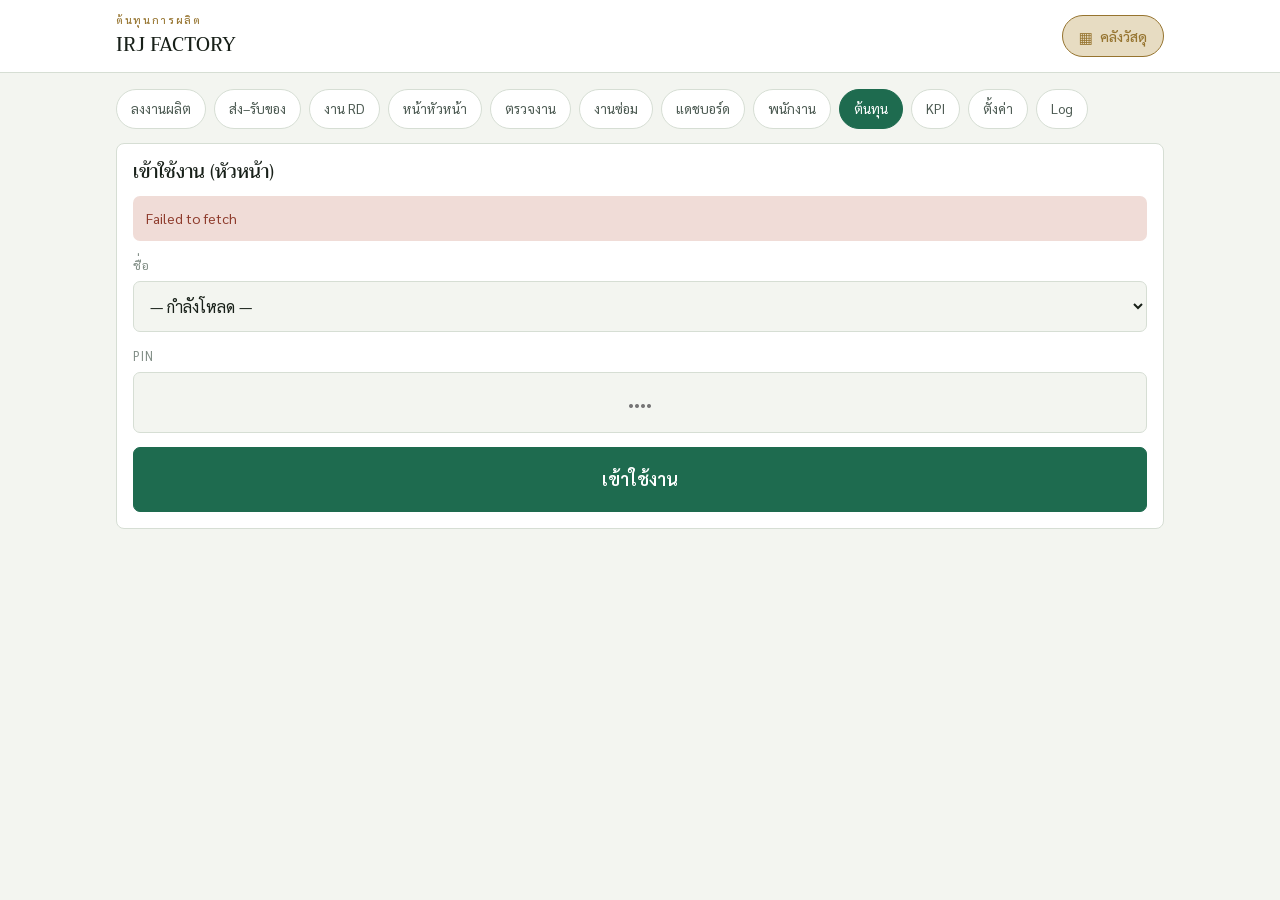
<file: cost.html>
<!doctype html>
<html lang="th">
<head>
<meta charset="utf-8">
<meta name="viewport" content="width=device-width,initial-scale=1,viewport-fit=cover">
<meta name="theme-color" content="#1E6B4F">
<title>ต้นทุนการผลิต — โรงงานหยก</title>
<link rel="preconnect" href="https://fonts.googleapis.com">
<link rel="preconnect" href="https://fonts.gstatic.com" crossorigin>
<link rel="stylesheet" href="https://fonts.googleapis.com/css2?family=Trirong:wght@400;500;600&family=Sarabun:wght@300;400;500;600&display=swap">
<link rel="stylesheet" href="app.css?v=48">
<style>
  .wrap{max-width:1080px}
  .topbar-in{max-width:1080px}
  .secret{background:var(--gold-soft);color:var(--gold);border-radius:7px;padding:10px 13px;
          font-size:13px;margin-bottom:16px}
  .range{display:flex;gap:10px;flex-wrap:wrap;align-items:flex-end;margin-bottom:14px}
  .range .field{margin:0;min-width:170px}

  section{margin-bottom:26px}
  .sec-head{display:flex;gap:8px 16px;align-items:baseline;justify-content:space-between;
            flex-wrap:wrap;margin-bottom:10px}
  .sec-head h2{font-size:19px}
  .panel{background:var(--surface);border:1px solid var(--line);border-radius:8px;padding:16px}

  .kpis{display:grid;gap:12px;grid-template-columns:repeat(auto-fit,minmax(150px,1fr));margin-bottom:18px}
  .kpi{background:var(--surface);border:1px solid var(--line);border-radius:8px;padding:14px 16px;
       display:flex;flex-direction:column;gap:2px}
  .kpi .k{font-size:11.5px;letter-spacing:.08em;color:var(--ink-3)}
  .kpi .v{font-family:var(--display);font-size:27px;font-weight:600;line-height:1.15;font-variant-numeric:tabular-nums}
  .kpi .v small{font-size:12px;font-weight:400;color:var(--ink-3);margin-inline-start:4px}
  .kpi .f{font-size:12px;color:var(--ink-3);font-variant-numeric:tabular-nums}
  .kpi.big .v{color:var(--jade-ink);font-size:31px}
  .kpi.big{border-color:var(--jade)}
  .kpi.bad .v{color:var(--alert)}
  .kpi.warn .v{color:var(--amber)}

  .stack-bar{display:flex;height:26px;border-radius:6px;overflow:hidden;margin:12px 0 8px;background:var(--surface-2)}
  .stack-bar i{display:block;height:100%}
  .legend-row{display:flex;gap:16px;flex-wrap:wrap;align-items:center;font-size:12.5px;color:var(--ink-2)}
  .swatch{width:11px;height:11px;border-radius:2px;display:inline-block;margin-inline-end:6px;vertical-align:-1px}
  /* ---------- โครงสร้างค่าโสหุ้ย ---------- */
  .oh-total{font-size:21px;font-weight:600;font-variant-numeric:tabular-nums;padding:8px 0}
  .oh-h3{font-size:15px;margin:18px 0 8px}
  .oh-chips{display:flex;gap:6px;flex-wrap:wrap;margin-bottom:10px}
  .oh-chips button{font-size:12.5px;padding:4px 10px;border-radius:999px;border:1px dashed var(--line);
    background:transparent;color:var(--ink-2);cursor:pointer}
  .oh-items td.money{white-space:nowrap}
  .oh-items tr.off td{color:var(--ink-3)}
  .oh-bar{display:block;height:8px;border-radius:4px;background:var(--amber);min-width:2px}
  .oh-break{margin:6px 0 0;padding:0;list-style:none;font-size:13px;color:var(--ink-2);line-height:1.8}
  .oh-break li{display:flex;justify-content:space-between;gap:12px;border-bottom:1px dashed var(--line-2)}
  .oh-break li b{font-weight:500;font-variant-numeric:tabular-nums;color:var(--ink)}
  .empty{padding:30px 10px;text-align:center;color:var(--ink-3);font-size:14px}
  td.money,th.money{text-align:end;font-variant-numeric:tabular-nums;white-space:nowrap}
</style>
</head>
<body>

<header class="topbar">
  <div class="topbar-in">
    <div class="brand">
      <span class="eyebrow">ต้นทุนการผลิต</span>
      <span class="nm" id="factory">โรงงานหยก</span>
    </div>
    <div class="who" id="who" hidden>
      <span><b id="who-name"></b></span>
      <button class="btn btn-sm btn-ghost" id="logout" type="button">ออก</button>
    </div>
  </div>
</header>

<main class="wrap">
  <nav class="nav">
    <a href="index.html">ลงงานผลิต</a>
    <a href="admin.html">หน้าหัวหน้า</a>
    <a href="review.html">ตรวจงาน</a>
    <a href="dashboard.html">แดชบอร์ด</a>
    <a href="people.html">พนักงาน</a>
    <a href="cost.html" class="on">ต้นทุน</a>
    <a href="manage.html">ตั้งค่า</a>
    <a href="log.html">Log</a>
  </nav>

  <section id="login" class="card">
    <h2>เข้าใช้งาน (หัวหน้า)</h2>
    <div class="msg err" id="login-msg" hidden></div>
    <div class="field">
      <label for="l-name">ชื่อ</label>
      <select id="l-name"><option value="">— กำลังโหลด —</option></select>
    </div>
    <div class="field">
      <label for="l-pin">PIN</label>
      <input id="l-pin" type="password" inputmode="numeric" placeholder="••••">
    </div>
    <button class="btn btn-primary btn-lg" id="l-go" type="button">เข้าใช้งาน</button>
  </section>

  <div id="app" hidden>
    <p class="secret">หน้านี้มีข้อมูลต้นทุน ค่าแรง และราคาขาย — พนักงานเข้าไม่ได้ ระบบเช็ค PIN ที่ฝั่งฐานข้อมูลทุกครั้ง</p>

    <div class="card" style="margin-bottom:16px">
      <h2>สูตรที่ใช้คิด</h2>
      <p class="hint" style="margin-bottom:12px">ต้นทุน/ชิ้น = (ค่าหยกของล็อต + ค่าแรงจากชั่วโมงที่ลงจริง + ค่าโสหุ้ย) ÷ ชิ้นที่ผ่าน QC</p>
      <div class="two">
        <div class="field">
          <label for="s-hpd">ชั่วโมงทำงานต่อวัน (ของคน)</label>
          <input id="s-hpd" type="number" min="1" max="24" step="0.5">
        </div>
        <div class="field" id="ohm-wrap">
          <label for="s-ohm">ค่าโสหุ้ยต่อเดือน (บาท)</label>
          <input id="s-ohm" type="number" min="0" step="100">
        </div>
        <div class="field" id="ohm-sum" hidden>
          <label>ค่าโสหุ้ยต่อเดือน (รวมทุกหมวด)</label>
          <div class="oh-total" id="ohm-total">—</div>
        </div>
      </div>
      <p class="hint" style="margin:-4px 0 12px">ระบบหารค่าโสหุ้ยของแต่ละเดือนด้วยชั่วโมงที่โรงงานเดินจริงของเดือนนั้นให้เอง<br>ชั่วโมงเดินงาน = <b>เครื่อง CNC นับ 24 ชม./วัน</b> ตั้งแต่วันเข้าเครื่องถึงวันเอาออก + ชั่วโมงที่คนลงเวลาไว้ ล็อตไหนนอนในเครื่องนานก็แบกโสหุ้ยมากกว่า</p>
      <details style="margin-bottom:12px">
        <summary class="hint" style="cursor:pointer">กรอกเป็นต่อชั่วโมงเองแทน (ขั้นสูง)</summary>
        <div class="field" style="margin-top:10px">
          <label for="s-oh">ค่าโสหุ้ยต่อชั่วโมงเดินงาน (บาท)</label>
          <input id="s-oh" type="number" min="0" step="1">
          <span class="hint">ใช้ก็ต่อเมื่อช่อง "ต่อเดือน" เป็น 0 — คิดจากชั่วโมงเครื่อง + ชั่วโมงคน เหมือนกัน</span>
        </div>
      </details>
      <div class="msg" id="set-msg" hidden></div>
      <button class="btn" id="s-save" type="button">บันทึกค่าตั้งต้น</button>
      <div id="oh-months" style="margin-top:14px"></div>
      <p class="hint" style="margin-top:10px">ค่าแรงรายวันของแต่ละคนตั้งที่หน้า ตั้งค่า → พนักงาน · ค่าหยกของแต่ละล็อตกรอกได้ในตารางข้างล่าง</p>
    </div>

    <!-- ---------- โครงสร้างค่าโสหุ้ย ---------- -->
    <div class="card" style="margin-bottom:16px">
      <h2>โครงสร้างค่าโสหุ้ย</h2>
      <p class="hint" style="margin-bottom:12px">แยกค่าโสหุ้ยเป็นหมวด ใส่ "ยอดปกติต่อเดือน" ของแต่ละหมวด
        ถ้าเดือนไหนจ่ายจริงไม่เท่ายอดปกติ (เช่น ค่าไฟ) กรอก "ยอดจริงของเดือน" ทับได้ —
        ต้นทุนแต่ละล็อตจะบอกได้ว่าแบกหมวดไหนเท่าไหร่</p>
      <div id="oh-items"><p class="hint">กำลังโหลด…</p></div>

      <h3 class="oh-h3" id="oi-title">เพิ่มหมวด</h3>
      <div class="oh-chips" id="oi-suggest"></div>
      <div class="two">
        <div class="field"><label for="oi-name">ชื่อหมวด</label>
          <input id="oi-name" type="text" placeholder="เช่น ค่าไฟ"></div>
        <div class="field"><label for="oi-monthly">ยอดปกติต่อเดือน (บาท)</label>
          <input id="oi-monthly" type="number" min="0" step="100" placeholder="0"></div>
      </div>
      <div class="two">
        <div class="field"><label for="oi-note">หมายเหตุ (ถ้ามี)</label>
          <input id="oi-note" type="text" placeholder="เช่น บิลการไฟฟ้า มิเตอร์โรงงาน"></div>
        <div class="field"><label for="oi-active">สถานะ</label>
          <select id="oi-active"><option value="1">ใช้อยู่</option><option value="0">เลิกใช้</option></select></div>
      </div>
      <div class="msg" id="oi-msg" hidden></div>
      <div style="display:flex;gap:8px;flex-wrap:wrap">
        <button class="btn btn-primary" id="oi-save" type="button">บันทึกหมวด</button>
        <button class="btn btn-ghost" id="oi-cancel" type="button" hidden>ยกเลิกการแก้ไข</button>
      </div>

      <h3 class="oh-h3">ยอดจริงของเดือน</h3>
      <p class="hint" style="margin-bottom:10px">เว้นว่าง = ใช้ยอดปกติ · ใส่ตัวเลข = เดือนนั้นจ่ายจริงเท่านี้</p>
      <div class="two">
        <div class="field"><label for="oa-ym">เดือน</label><select id="oa-ym"></select></div>
        <div class="field"><label for="oa-item">หมวด</label><select id="oa-item"></select></div>
      </div>
      <div class="two">
        <div class="field"><label for="oa-amount">ยอดจริง (บาท)</label>
          <input id="oa-amount" type="number" min="0" step="1" placeholder="เว้นว่าง = ใช้ยอดปกติ"></div>
        <div class="field" style="justify-content:flex-end"><button class="btn" id="oa-save" type="button">บันทึกยอดจริง</button></div>
      </div>
      <div class="msg" id="oa-msg" hidden></div>
    </div>

    <div class="range">
      <div class="field"><label for="r-status">แสดงล็อต</label>
        <select id="r-status">
          <option value="all">ทุกล็อต</option>
          <option value="open">ที่กำลังทำ</option>
          <option value="closed">ที่ปิดแล้ว</option>
        </select></div>
      <button class="btn" id="r-go" type="button">โหลดใหม่</button>
    </div>

    <div class="kpis" id="kpis"></div>

    <section>
      <div class="sec-head">
        <h2>ต้นทุนรายล็อต</h2>
        <span class="hint">กรอกค่าหยกในช่องได้เลย แล้วกด Enter</span>
      </div>
      <div class="panel scroll"><table id="lots"></table></div>
    </section>

    <section>
      <div class="sec-head">
        <h2>เจาะดูทีละล็อต</h2>
        <span class="hint">เลือกล็อตเพื่อดูว่าต้นทุนไปอยู่ที่ขั้นตอนไหน ใครบ้าง</span>
      </div>
      <div class="field" style="max-width:340px">
        <label for="d-lot">ล็อต</label>
        <select id="d-lot"><option value="">— เลือกล็อต —</option></select>
      </div>
      <div id="detail"></div>
    </section>
  </div>
</main>

<script src="config.js?v=48"></script>
<script src="api.js?v=48"></script>
<script>
(function () {
  "use strict";
  var $ = function (id) { return document.getElementById(id); };
  var J = window.JADE;
  var rows = [];

  $("factory").textContent = J.factory;

  var baht = new Intl.NumberFormat("th-TH", { minimumFractionDigits: 2, maximumFractionDigits: 2 });
  function money(v) { return baht.format(Number(v) || 0); }
  function hoursTxt(min) {
    var m = Number(min) || 0;
    if (!m) return "—";
    return (m / 60).toFixed(1) + " ชม.";
  }

  function loadBoot() {
    return J.rpc("app_bootstrap").then(function (d) {
      var sup = d.employees.filter(function (e) { return e.role === "supervisor"; });
      $("l-name").innerHTML = '<option value="">— เลือกชื่อ —</option>' +
        (sup.length ? sup : d.employees).map(function (e) {
          return '<option value="' + J.esc(e.name) + '">' + J.esc(e.name) + "</option>";
        }).join("");
      var saved = J.me.get();
      if (saved.name) $("l-name").value = saved.name;
    });
  }

  function enterApp() {
    $("login").hidden = true;
    $("app").hidden = false;
    $("who").hidden = false;
    $("who-name").textContent = J.me.get().name;
    loadSettings();
    load();
  }

  $("l-go").addEventListener("click", function () {
    var name = $("l-name").value, pin = $("l-pin").value;
    if (!name || !pin) { J.msg($("login-msg"), "เลือกชื่อและใส่ PIN", "err"); return; }
    $("l-go").disabled = true;
    J.rpc("sup_settings", { p_name: name, p_pin: pin }).then(function () {
      J.me.set(name, pin, "supervisor");
      enterApp();
    }).catch(function (err) { J.msg($("login-msg"), err.message, "err"); })
      .then(function () { $("l-go").disabled = false; });
  });
  $("l-pin").addEventListener("keydown", function (e) { if (e.key === "Enter") $("l-go").click(); });
  $("logout").addEventListener("click", function () { J.me.clear(); location.reload(); });

  /* ---------- ค่าตั้งต้น ---------- */
  function loadSettings() {
    var m = J.me.get();
    J.rpc("sup_settings", { p_name: m.name, p_pin: m.pin }).then(function (s) {
      $("s-hpd").value = s.hours_per_day == null ? 8 : s.hours_per_day;
      $("s-oh").value = s.overhead_per_hour == null ? 0 : s.overhead_per_hour;
      $("s-ohm").value = s.overhead_per_month == null ? 0 : s.overhead_per_month;
    }).catch(function () {});
    loadOverhead();
  }

  var THMON = ["ม.ค.","ก.พ.","มี.ค.","เม.ย.","พ.ค.","มิ.ย.","ก.ค.","ส.ค.","ก.ย.","ต.ค.","พ.ย.","ธ.ค."];
  function monthTxt(ym) {
    var p = String(ym).split("-");
    if (p.length < 2) return ym;
    return THMON[Number(p[1]) - 1] + " " + (Number(p[0]) + 543 - 2500);
  }

  /* ---------- โครงสร้างค่าโสหุ้ย (หมวด) ---------- */
  var ohData = null, editItem = null;
  var SUGGEST = ["ค่าไฟ", "ค่าน้ำ", "ค่าเช่า / ผ่อนอาคาร", "ค่าเสื่อมเครื่องจักร", "ซ่อมบำรุงเครื่อง",
                 "วัสดุสิ้นเปลือง (ดอกกัด กาว ผงขัด)", "เงินเดือนประจำ (ไม่ได้ลงงาน)", "ค่าขนส่ง", "ค่าอินเทอร์เน็ต / โทรศัพท์"];

  function ymNow() { return J.today().slice(0, 8) + "01"; }

  function renderItems(d) {
    var items = d.items || [], act = items.filter(function (x) { return x.active; });
    var tot = act.reduce(function (a, x) { return a + (Number(x.monthly) || 0); }, 0);
    $("ohm-wrap").hidden = !!d.has_items;
    $("ohm-sum").hidden = !d.has_items;
    $("ohm-total").textContent = money(tot) + " บาท";
    var names = items.map(function (x) { return x.name; });
    $("oi-suggest").innerHTML = SUGGEST.filter(function (s) { return names.indexOf(s) < 0; }).map(function (s) {
      return '<button type="button" data-sug="' + J.esc(s) + '">+ ' + J.esc(s) + "</button>";
    }).join("");
    if (!items.length) {
      $("oh-items").innerHTML = '<p class="hint">ยังไม่ได้แยกหมวด — ระบบใช้ช่อง "ค่าโสหุ้ยต่อเดือน" ด้านบนเป็นก้อนเดียว ' +
        "เพิ่มหมวดแรกแล้วระบบจะเปลี่ยนไปใช้ยอดรวมของหมวดแทน</p>";
    } else {
      $("oh-items").innerHTML = '<table class="oh-items" style="width:100%"><thead><tr><th>หมวด</th>' +
        "<th class='money'>ยอดปกติ/เดือน</th><th></th></tr></thead><tbody>" +
        items.map(function (x) {
          var v = Number(x.monthly) || 0, share = x.active && tot ? v / tot : 0;
          return '<tr class="' + (x.active ? "" : "off") + '"><td>' + J.esc(x.name) +
            (x.active ? "" : ' <span class="chip idle">เลิกใช้</span>') +
            (x.note ? '<br><span class="hint">' + J.esc(x.note) + "</span>" : "") +
            (x.active ? '<span class="oh-bar" style="width:' + (share * 100).toFixed(1) + '%;margin-top:5px"></span>' : "") +
            "</td>" +
            '<td class="money">' + money(v) +
              (x.active ? '<br><span class="hint">' + (share * 100).toFixed(1) + "%</span>" : "") + "</td>" +
            '<td style="width:1%"><button class="btn btn-sm" data-oi="' + J.esc(x.id) + '" type="button">แก้</button></td></tr>';
        }).join("") +
        "<tr><td><b>รวมต่อเดือน</b></td><td class='money'><b>" + money(tot) + "</b></td><td></td></tr>" +
        "</tbody></table>";
    }
    // ตัวเลือกยอดจริงรายเดือน: เดือนนี้ + เดือนที่มีชั่วโมงเดินงาน
    var yms = [ymNow()];
    (d.months || []).forEach(function (r) { var y = String(r.ym).slice(0, 10); if (yms.indexOf(y) < 0) yms.push(y); });
    yms.sort().reverse();
    var keepY = $("oa-ym").value, keepI = $("oa-item").value;
    $("oa-ym").innerHTML = yms.map(function (y) { return '<option value="' + y + '">' + monthTxt(y) + "</option>"; }).join("");
    $("oa-item").innerHTML = items.length
      ? items.map(function (x) { return '<option value="' + J.esc(x.id) + '">' + J.esc(x.name) + "</option>"; }).join("")
      : '<option value="">— เพิ่มหมวดก่อน —</option>';
    if (keepY) $("oa-ym").value = keepY;
    if (keepI) $("oa-item").value = keepI;
    fillActual();
  }

  // ใส่ยอดจริงที่เคยกรอกไว้ของเดือน/หมวดที่เลือก
  function fillActual() {
    if (!ohData) return;
    var y = $("oa-ym").value, id = $("oa-item").value;
    var mo = (ohData.months || []).filter(function (r) { return String(r.ym).slice(0, 10) === y; })[0];
    var it = mo && (mo.items || []).filter(function (x) { return x.id === id; })[0];
    $("oa-amount").value = it && it.actual ? it.amount : "";
    var base = (ohData.items || []).filter(function (x) { return x.id === id; })[0];
    $("oa-amount").placeholder = base ? "เว้นว่าง = ใช้ยอดปกติ " + money(base.monthly) : "";
  }
  $("oa-ym").addEventListener("change", fillActual);
  $("oa-item").addEventListener("change", fillActual);

  function resetItemForm() {
    editItem = null;
    $("oi-title").textContent = "เพิ่มหมวด";
    $("oi-name").value = ""; $("oi-monthly").value = ""; $("oi-note").value = ""; $("oi-active").value = "1";
    $("oi-cancel").hidden = true;
  }
  $("oi-cancel").addEventListener("click", resetItemForm);
  $("oi-suggest").addEventListener("click", function (e) {
    var b = e.target.closest("[data-sug]");
    if (!b) return;
    resetItemForm();
    $("oi-name").value = b.dataset.sug;
    $("oi-monthly").focus();
  });
  $("oh-items").addEventListener("click", function (e) {
    var b = e.target.closest("[data-oi]");
    if (!b || !ohData) return;
    var x = (ohData.items || []).filter(function (y) { return y.id === b.dataset.oi; })[0];
    if (!x) return;
    editItem = x;
    $("oi-title").textContent = "แก้หมวด: " + x.name;
    $("oi-name").value = x.name; $("oi-monthly").value = x.monthly;
    $("oi-note").value = x.note || ""; $("oi-active").value = x.active ? "1" : "0";
    $("oi-cancel").hidden = false;
    $("oi-name").scrollIntoView({ block: "center" });
  });
  $("oi-save").addEventListener("click", function () {
    var m = J.me.get(), name = ($("oi-name").value || "").trim(), v = $("oi-monthly").value;
    if (!name) { J.msg($("oi-msg"), "ใส่ชื่อหมวด", "err"); return; }
    if (v === "" || !(Number(v) >= 0)) { J.msg($("oi-msg"), "ใส่ยอดต่อเดือน (บาท)", "err"); return; }
    $("oi-save").disabled = true;
    J.rpc("sup_overhead_item_save", {
      p_name: m.name, p_pin: m.pin, p_id: editItem ? editItem.id : null, p_item: name,
      p_monthly: Number(v), p_seq: editItem ? editItem.seq : 100,
      p_note: $("oi-note").value || null, p_active: $("oi-active").value === "1"
    }).then(function (r) {
      J.msg($("oi-msg"), (r.created ? "เพิ่ม " : "บันทึก ") + r.name + " แล้ว — ต้นทุนทุกล็อตคิดใหม่ให้แล้ว", "ok");
      resetItemForm(); loadOverhead(); load();
    }).catch(function (err) { J.msg($("oi-msg"), err.message, "err"); })
      .then(function () { $("oi-save").disabled = false; });
  });
  $("oa-save").addEventListener("click", function () {
    var m = J.me.get(), id = $("oa-item").value, v = $("oa-amount").value;
    if (!id) { J.msg($("oa-msg"), "เพิ่มหมวดก่อน", "err"); return; }
    if (v !== "" && !(Number(v) >= 0)) { J.msg($("oa-msg"), "ยอดต้องเป็นตัวเลขไม่ติดลบ", "err"); return; }
    $("oa-save").disabled = true;
    J.rpc("sup_overhead_actual_save", {
      p_name: m.name, p_pin: m.pin, p_item: id, p_ym: $("oa-ym").value, p_amount: v === "" ? null : Number(v)
    }).then(function (r) {
      J.msg($("oa-msg"), (v === "" ? "กลับไปใช้ยอดปกติแล้ว" : "บันทึกยอดจริงแล้ว") +
        " — โสหุ้ยรวมเดือน " + monthTxt($("oa-ym").value) + " = " + money(r.total) + " บาท", "ok");
      loadOverhead(); load();
    }).catch(function (err) { J.msg($("oa-msg"), err.message, "err"); })
      .then(function () { $("oa-save").disabled = false; });
  });

  function loadOverhead() {
    var m = J.me.get();
    J.rpc("sup_overhead", { p_name: m.name, p_pin: m.pin, p_months: 6 }).then(function (d) {
      ohData = d;
      renderItems(d);
      var box = $("oh-months"), list = d.months || [];
      if (!list.length) {
        box.innerHTML = '<p class="hint">ยังไม่มีชั่วโมงเดินงานให้คิด — พอมีงานเข้า-ออกเครื่องหรือมีการลงเวลา ตัวเลขต่อชั่วโมงจะขึ้นตรงนี้</p>';
        return;
      }
      var mode = d.mode === "month"
        ? (d.has_items ? "คิดจากโครงสร้างค่าโสหุ้ย (รวมทุกหมวด) ยอดปกติ " : "คิดจากค่าโสหุ้ยต่อเดือน ") +
          money(d.per_month) + " บาท"
        : "ยังไม่ได้กรอกต่อเดือน — ใช้อัตราคงที่ " + money(d.per_hour) + " บาท/ชม.";
      box.innerHTML =
        '<p class="hint" style="margin-bottom:6px">' + J.esc(mode) + "</p>" +
        '<div class="scroll"><table><thead><tr><th>เดือน</th>' +
        "<th class='money'>โสหุ้ยทั้งเดือน</th>" +
        "<th class='money'>ชม. เครื่อง</th><th class='money'>ชม. คน</th>" +
        "<th class='money'>รวม</th><th class='money'>โสหุ้ย/ชม.</th>" +
        "<th class='money'>ค่าแรงที่จ่าย</th><th class='money'>ลงตรงได้</th>" +
        "<th class='money'>เกลี่ยเพิ่ม/ชม.</th></tr></thead><tbody>" +
        list.map(function (r) {
          var cov = r.covered_pct == null ? null : Number(r.covered_pct);
          var acts = (r.items || []).filter(function (x) { return x.actual; });
          return "<tr><td>" + J.esc(monthTxt(r.ym)) + "</td>" +
            '<td class="money">' + (r.overhead_total == null ? "—" : money(r.overhead_total)) +
              (acts.length ? '<br><span class="hint">ยอดจริง: ' + acts.map(function (x) {
                return J.esc(x.name) + " " + money(x.amount);
              }).join(", ") + "</span>" : "") + "</td>" +
            '<td class="money">' + (Number(r.machine_hours) || 0).toFixed(0) + "</td>" +
            '<td class="money">' + (Number(r.labour_hours) || 0).toFixed(1) + "</td>" +
            '<td class="money">' + (Number(r.base_hours) || 0).toFixed(1) + "</td>" +
            '<td class="money"><b>' + money(r.rate) + "</b></td>" +
            '<td class="money">' + money(r.wage_paid) +
              (Number(r.man_days)
                ? ' <span class="hint">(' +
                  (Number(r.head_count) && Number(r.work_days)
                    ? J.nf.format(r.head_count) + " คน × " + J.nf.format(r.work_days) + " วัน = "
                    : "") +
                  J.nf.format(r.man_days) + " คน-วัน)</span>"
                : "") + "</td>" +
            '<td class="money">' + money(r.wage_direct) +
              (cov == null ? "" : ' <span class="hint">' + cov.toFixed(0) + "%</span>") + "</td>" +
            '<td class="money">' + money(r.spread_rate) + "</td></tr>";
        }).join("") + "</tbody></table></div>" +
        '<p class="hint" style="margin-top:8px">ค่าแรงที่จ่ายจริงทั้งเดือน (รวมวันลา) จะถูกเกลี่ยลงล็อตให้ครบทุกบาท — ' +
        "ช่อง “ลงตรงได้” คือส่วนที่ผูกกับเวลาที่พนักงานลงไว้ ส่วนที่เหลือเกลี่ยตามชั่วโมงงานของแต่ละล็อต " +
        "ยิ่งลงเวลาครบ ต้นทุนยิ่งชี้ถูกล็อต</p>" +
        '<p class="hint" style="margin-top:4px">“คน-วัน” = พนักงานที่ยังทำงานอยู่และตั้งค่าแรงรายวันไว้ × ' +
        "วันที่โรงงานเปิด (นับจากวันที่มีคนลงงานอย่างน้อย 1 คน วันหยุดจึงไม่ถูกนับ) " +
        "ถ้าวันไหนโรงงานเปิดแต่ไม่มีใครลงงานเลย วันนั้นจะหายไป ให้ลงงานทุกวัน</p>";
    }).catch(function () {});
  }

  $("s-save").addEventListener("click", function () {
    var m = J.me.get();
    $("s-save").disabled = true;
    J.rpc("sup_save_setting", { p_name: m.name, p_pin: m.pin, p_key: "hours_per_day", p_num: Number($("s-hpd").value) })
      .then(function () {
        // แยกหมวดแล้ว ยอดต่อเดือนมาจากหมวด — ไม่บันทึกช่องเดิมทับ
        if (ohData && ohData.has_items) return null;
        return J.rpc("sup_save_setting", { p_name: m.name, p_pin: m.pin, p_key: "overhead_per_month", p_num: Number($("s-ohm").value) });
      })
      .then(function () {
        return J.rpc("sup_save_setting", { p_name: m.name, p_pin: m.pin, p_key: "overhead_per_hour", p_num: Number($("s-oh").value) });
      })
      .then(function () { J.msg($("set-msg"), "บันทึกแล้ว — ตัวเลขข้างล่างคิดใหม่ให้เลย", "ok"); loadOverhead(); load(); })
      .catch(function (err) { J.msg($("set-msg"), err.message, "err"); })
      .then(function () { $("s-save").disabled = false; });
  });

  /* ---------- ตารางต้นทุน ---------- */
  $("r-go").addEventListener("click", load);
  $("r-status").addEventListener("change", load);

  function load() {
    var m = J.me.get();
    $("lots").innerHTML = '<tr><td class="empty">กำลังโหลด…</td></tr>';
    J.rpc("sup_costs", { p_name: m.name, p_pin: m.pin, p_status: $("r-status").value })
      .then(function (list) { rows = list || []; render(); })
      .catch(function (err) { $("lots").innerHTML = '<tr><td class="empty">' + J.esc(err.message) + "</td></tr>"; });
  }

  function render() {
    // ---- สรุปรวม ----
    var mat = 0, lab = 0, oh = 0, qc = 0, noMat = 0;
    // รวมทั้งโรงงานใช้ต้นทุนของแต่ละล็อตเอง ค่าแก้ไขที่ย้ายไปล็อตต้นทางไม่นับซ้ำ
    // ชิ้นผ่าน QC ไม่นับล็อตแก้ไข (เป็นของเสียเดิมที่แก้กลับมา ไม่ใช่ของผลิตใหม่)
    rows.forEach(function (r) {
      mat += Number(r.material) || 0;
      lab += Number(r.labour) || 0;
      oh  += Number(r.overhead) || 0;
      if (!r.rework) qc += Number(r.qc_passed) || 0;
      if (!r.material_set && !r.rework) noMat++;
    });
    var tot = mat + lab + oh;
    var pct = function (v) { return tot ? (v / tot * 100) : 0; };

    $("kpis").innerHTML = [
      { k: "ต้นทุนรวมทุกล็อต", v: money(tot), u: "บาท",
        f: J.nf.format(rows.length) + " ล็อต", big: true },
      { k: "ต้นทุนเฉลี่ยต่อชิ้น", v: qc ? money(tot / qc) : "—", u: "บาท",
        f: qc ? "จาก " + J.nf.format(qc) + " ชิ้นที่ผ่าน QC" : "ยังไม่มีชิ้นผ่าน QC" },
      { k: "ค่าหยก", v: money(mat), u: "บาท", f: pct(mat).toFixed(0) + "% ของต้นทุน",
        warn: noMat > 0 },
      { k: "ค่าแรง", v: money(lab), u: "บาท", f: pct(lab).toFixed(0) + "% ของต้นทุน" },
      { k: "ค่าโสหุ้ย", v: money(oh), u: "บาท", f: pct(oh).toFixed(0) + "% ของต้นทุน" }
    ].map(function (t) {
      return '<div class="kpi' + (t.big ? " big" : t.warn ? " warn" : "") + '">' +
        '<span class="k">' + J.esc(t.k) + '</span><span class="v">' + t.v +
        "<small>" + J.esc(t.u) + '</small></span><span class="f">' + J.esc(t.f) + "</span></div>";
    }).join("");

    if (noMat) {
      $("kpis").insertAdjacentHTML("afterend",
        '<p class="msg warn" style="margin-bottom:16px">ยังไม่ได้กรอกค่าหยกให้ ' + noMat +
        ' ล็อต — ต้นทุนของล็อตพวกนั้นจะต่ำกว่าความจริง กรอกในตารางข้างล่างได้เลย</p>');
    }

    if (!rows.length) {
      $("lots").innerHTML = '<tr><td class="empty">ยังไม่มีล็อต</td></tr>';
      $("d-lot").innerHTML = '<option value="">— เลือกล็อต —</option>';
      return;
    }

    $("lots").innerHTML =
      "<thead><tr><th>ล็อต</th><th>สินค้า</th><th class='num'>ผ่าน QC</th>" +
      "<th class='money'>ค่าหยก (กรอกได้)</th><th class='money'>ค่าแรง</th><th class='money'>โสหุ้ย</th>" +
      "<th class='money'>ค่าแก้ไข</th>" +
      "<th class='money'>รวม</th><th class='money'>ต่อชิ้น</th><th class='money'>ราคาขาย</th><th>กำไร/ชิ้น</th></tr></thead><tbody>" +
      rows.map(function (r) {
        var pp = r.per_piece == null ? null : Number(r.per_piece);
        var price = r.price == null ? null : Number(r.price);
        var gain = (pp != null && price != null) ? price - pp : null;
        if (r.rework) {
          return '<tr style="color:var(--ink-2)"><td>' + J.esc(r.code) +
            ' <span class="chip warn">ล็อตแก้ไข</span></td><td>' + J.esc(r.product_code) + " " +
            J.esc(r.product_name) + '<br><span class="hint">แก้ของ ' + J.esc(r.rework_of || "—") + "</span></td>" +
            "<td class='num'>แก้ผ่าน " + J.nf.format(r.qc_passed) + "</td><td class='money'>—</td>" +
            '<td class="money">' + money(r.labour) + "</td>" +
            '<td class="money">' + money(r.overhead) + "</td>" +
            '<td class="money">—</td>' +
            '<td class="money">' + money(r.total) + "</td>" +
            '<td colspan="3"><span class="hint">ย้ายไปรวมเป็นต้นทุนของ ' + J.esc(r.rework_of || "ล็อตต้นทาง") +
            " แล้ว</span></td></tr>";
        }
        return "<tr><td>" + J.esc(r.code) + "</td><td>" + J.esc(r.product_code) + " " +
          J.esc(r.product_name) + "</td><td class='num'>" + J.nf.format(r.qc_passed) + "</td>" +
          '<td class="money"><input type="number" min="0" step="1" data-mat="' + J.esc(r.code) +
            '" value="' + (r.material_set ? Number(r.material) : "") +
            '" placeholder="ยังไม่กรอก" style="width:120px;padding:6px 8px;border:1px solid ' +
            (r.material_set ? "var(--line)" : "var(--amber)") +
            ';border-radius:6px;background:var(--paper);color:var(--ink);text-align:end;font-size:14px"></td>' +
          '<td class="money">' + money(r.labour) + "</td>" +
          '<td class="money">' + money(r.overhead) + "</td>" +
          '<td class="money">' + (Number(r.rework_cost) ? money(r.rework_cost) : "—") + "</td>" +
          '<td class="money"><b>' + money(r.total) + "</b></td>" +
          '<td class="money">' + (pp == null ? "—" : money(pp)) + "</td>" +
          '<td class="money">' + (price == null ? "—" : money(price)) + "</td>" +
          "<td>" + (gain == null ? "—"
            : '<span class="chip ' + (gain > 0 ? "ok" : "bad") + '">' + money(gain) + "</span>") + "</td></tr>";
      }).join("") + "</tbody>";

    Array.prototype.forEach.call($("lots").querySelectorAll("[data-mat]"), function (inp) {
      inp.addEventListener("keydown", function (e) { if (e.key === "Enter") inp.blur(); });
      inp.addEventListener("change", function () {
        var m = J.me.get();
        var v = inp.value === "" ? null : Number(inp.value);
        inp.disabled = true;
        J.rpc("sup_set_lot_cost", { p_name: m.name, p_pin: m.pin, p_code: inp.dataset.mat, p_cost: v })
          .then(function () { load(); })
          .catch(function (err) { alert(err.message); inp.disabled = false; });
      });
    });

    var keep = $("d-lot").value;
    $("d-lot").innerHTML = '<option value="">— เลือกล็อต —</option>' +
      rows.map(function (r) {
        return '<option value="' + J.esc(r.code) + '">' + J.esc(r.code) + " · " +
          J.esc(r.product_code) + "</option>";
      }).join("");
    $("d-lot").value = keep;
    if (keep) loadDetail();
  }

  /* ---------- เจาะทีละล็อต ---------- */
  $("d-lot").addEventListener("change", loadDetail);

  function loadDetail() {
    var code = $("d-lot").value;
    if (!code) { $("detail").innerHTML = ""; return; }
    var m = J.me.get();
    $("detail").innerHTML = '<p class="hint">กำลังโหลด…</p>';
    J.rpc("sup_lot_cost", { p_name: m.name, p_pin: m.pin, p_code: code })
      .then(renderDetail)
      .catch(function (err) { $("detail").innerHTML = '<p class="hint">' + J.esc(err.message) + "</p>"; });
  }

  function renderDetail(d) {
    var p = d.product || {};
    var mat = Number(d.material) || 0, lab = Number(d.labour) || 0, oh = Number(d.overhead) || 0;
    var rw = Number(d.rework_cost) || 0;
    var tot = mat + lab + oh + rw;
    var w = function (v) { return tot ? (v / tot * 100).toFixed(1) + "%" : "0%"; };
    var pp = d.per_piece == null ? null : Number(d.per_piece);
    var price = p.price == null ? null : Number(p.price);

    var html = '<div class="panel">';
    html += "<h2 style='font-size:20px;margin-bottom:4px'>" + J.esc(d.code) + "</h2>" +
      '<p class="hint" style="margin-bottom:10px">' + J.esc(p.code || "") + " · " + J.esc(p.name || "") +
      (p.jade ? " · หยก" + J.esc(p.jade) : "") + (p.color ? " · สี" + J.esc(p.color) : "") +
      (p.origin ? " · " + J.esc(p.origin) : "") + "</p>";

    html += '<div class="stack-bar">' +
      '<i style="width:' + w(mat) + ';background:var(--gold)"></i>' +
      '<i style="width:' + w(lab) + ';background:var(--jade)"></i>' +
      '<i style="width:' + w(oh)  + ';background:var(--amber)"></i>' +
      '<i style="width:' + w(rw)  + ';background:var(--alert)"></i></div>' +
      '<div class="legend-row">' +
        '<span><i class="swatch" style="background:var(--gold)"></i>ค่าหยก ' + money(mat) + "</span>" +
        '<span><i class="swatch" style="background:var(--jade)"></i>ค่าแรง ' + money(lab) + "</span>" +
        '<span><i class="swatch" style="background:var(--amber)"></i>โสหุ้ย ' + money(oh) + "</span>" +
        (rw ? '<span><i class="swatch" style="background:var(--alert)"></i>ค่าแก้ไข ' + money(rw) + "</span>" : "") +
        "<span><b>รวม " + money(tot) + " บาท</b></span></div>";

    if (d.rework) {
      html += '<p class="msg warn" style="margin-top:8px">นี่คือล็อตแก้ไข (แก้ของ ' + J.esc(d.rework_of || "—") +
        ") — ต้นทุนทั้งหมดของล็อตนี้ถูกย้ายไปรวมกับล็อตต้นทางตามสัดส่วนชิ้นแล้ว จึงไม่มีต้นทุนต่อชิ้นของตัวเอง</p>";
    }
    if ((d.rework_lots || []).length) {
      html += '<p class="hint" style="margin-top:6px">ค่าแก้ไขมาจาก ' + d.rework_lots.map(function (x) {
        return J.esc(x.code) + " (ส่งไป " + J.nf.format(x.qty) + " ชิ้น · " + money(x.cost) + " บาท · แก้ผ่าน " +
          J.nf.format(x.passed) + " · แก้ไม่ได้ " + J.nf.format(x.failed) +
          (Number(x.wip) ? " · กำลังแก้ " + J.nf.format(x.wip) : "") + ")";
      }).join(", ") + "</p>";
    }

    if (Number(d.labour_spread) > 0 || Number(d.labour_direct) > 0) {
      html += '<p class="hint" style="margin-top:6px">ค่าแรงคิดจาก เวลาที่ลงไว้ ' +
        money(d.labour_direct) + " บาท + ส่วนที่เกลี่ยจากค่าแรงที่จ่ายจริงแต่ไม่ได้ลงงาน " +
        money(d.labour_spread) + " บาท (ค่าแรงที่จ่ายทั้งเดือนถูกเกลี่ยลงล็อตจนครบ)</p>";
    }

    if (oh > 0 || Number(d.machine_hours) > 0) {
      html += '<p class="hint" style="margin-top:6px">โสหุ้ยคิดจาก ชั่วโมงเครื่อง ' +
        (Number(d.machine_hours) || 0).toFixed(0) + " ชม. + ชั่วโมงคน " +
        (Number(d.labour_hours) || 0).toFixed(1) + " ชม. × " + money(d.overhead_rate) + " บาท/ชม." +
        (d.overhead_mode === "month" ? " (อัตราที่ได้จากค่าโสหุ้ยต่อเดือน)" : " (อัตราคงที่ที่กรอกไว้)") + "</p>";
      var its = d.overhead_items || [];
      if (its.length) {
        html += '<p class="hint" style="margin-top:6px">โสหุ้ย ' + money(oh) + " บาท แยกตามหมวด:</p>" +
          '<ul class="oh-break">' + its.map(function (x) {
            return "<li><span>" + J.esc(x.name) + "</span><b>" + money(x.amount) + " บาท" +
              (oh ? ' <span class="hint">(' + (Number(x.amount) / oh * 100).toFixed(1) + "%)</span>" : "") +
              "</b></li>";
          }).join("") + "</ul>";
      }
    }

    html += '<div class="kpis" style="margin-top:16px">' + [
      { k: "ต้นทุนต่อชิ้น", v: pp == null ? "—" : money(pp), u: "บาท",
        f: d.qc_passed ? "จาก " + J.nf.format(d.qc_passed) + " ชิ้นที่ผ่าน QC" : "ยังไม่มีชิ้นผ่าน QC", big: true },
      { k: "ราคาขาย", v: price == null ? "—" : money(price), u: "บาท",
        f: price == null ? "ยังไม่ได้ตั้งราคาสินค้านี้" : "ตั้งไว้ที่หน้าตั้งค่า → สินค้า" },
      { k: "กำไรต่อชิ้น", v: (pp != null && price != null) ? money(price - pp) : "—", u: "บาท",
        f: (pp != null && price != null && price > 0)
             ? "อัตรากำไร " + ((price - pp) / price * 100).toFixed(1) + "%" : "—",
        bad: (pp != null && price != null && price - pp < 0) },
      { k: "ชั่วโมงงานทั้งล็อต", v: (Number(d.minutes) / 60).toFixed(1), u: "ชม.",
        f: "ลงเวลาไว้ " + J.nf.format(d.timed_entries) + " ใน " + J.nf.format(d.total_entries) + " รายการ",
        warn: d.timed_entries < d.total_entries },
      { k: "ของเสีย", v: J.nf.format(d.defects), u: "ชิ้น",
        f: d.qty_opened ? "คิดเป็น " + ((Number(d.defects) || 0) / d.qty_opened * 100).toFixed(1) + "% ของที่เปิดล็อต" : "—",
        bad: Number(d.defects) > 0 }
    ].map(function (t) {
      return '<div class="kpi' + (t.big ? " big" : t.bad ? " bad" : t.warn ? " warn" : "") + '">' +
        '<span class="k">' + J.esc(t.k) + '</span><span class="v">' + t.v +
        "<small>" + J.esc(t.u) + '</small></span><span class="f">' + J.esc(t.f) + "</span></div>";
    }).join("") + "</div>";

    if (!d.material_set) {
      html += '<p class="msg warn">ยังไม่ได้กรอกค่าหยกของล็อตนี้ — ต้นทุนที่เห็นจึงมีแค่ค่าแรงกับโสหุ้ย</p>';
    }
    if (d.timed_entries < d.total_entries) {
      html += '<p class="msg warn">มี ' + (d.total_entries - d.timed_entries) +
        " รายการที่ไม่ได้ลงเวลาเริ่ม–เสร็จ ยอดค่าแรงรวมยังครบ (เกลี่ยให้แล้ว) " +
        "แต่จะบอกไม่ได้ว่าเวลาหมดไปกับขั้นตอนไหน ตัวเลขรายขั้นตอนข้างล่างจึงคลาดเคลื่อน</p>";
    }
    if ((d.no_wage || []).length) {
      html += '<p class="msg warn">ยังไม่ได้ตั้งค่าแรงรายวันให้: ' + J.esc((d.no_wage || []).join(", ")) +
        ' — ตั้งที่หน้าตั้งค่า → พนักงาน</p>';
    }
    html += "</div>";

    // ---- ต้นทุนไปอยู่ที่ขั้นตอนไหน ----
    var st = (d.by_step || []).filter(function (x) { return Number(x.minutes) > 0 || Number(x.labour) > 0; });
    html += '<section style="margin-top:20px"><div class="sec-head"><h2>ค่าแรงไปอยู่ที่ขั้นตอนไหน</h2>' +
      '<span class="hint">เฉพาะขั้นตอนที่มีการลงเวลา</span></div><div class="panel scroll">';
    if (!st.length) html += '<p class="empty">ยังไม่มีใครลงเวลาในล็อตนี้</p>';
    else {
      var maxL = Math.max.apply(null, st.map(function (x) { return Number(x.labour) || 0; })) || 1;
      html += "<table><thead><tr><th>ขั้นตอน</th><th class='num'>ชั่วโมง</th><th class='money'>ค่าแรง</th>" +
        "<th class='num'>ดี</th><th class='num'>เสีย</th><th></th></tr></thead><tbody>" +
        st.map(function (x) {
          return "<tr><td>" + J.esc(x.step) + "</td><td class='num'>" + hoursTxt(x.minutes) +
            "</td><td class='money'>" + money(x.labour) + "</td><td class='num'>" + J.nf.format(x.good) +
            "</td><td class='num'>" + (Number(x.bad) ? '<span class="chip bad">' + J.nf.format(x.bad) + "</span>" : "—") +
            '</td><td style="width:28%"><span class="bar"><i style="width:' +
            ((Number(x.labour) || 0) / maxL * 100).toFixed(1) + '%"></i></span></td></tr>';
        }).join("") + "</tbody></table>";
    }
    html += "</div></section>";

    // ---- ใครใช้ค่าแรงไปเท่าไร ----
    var em = d.by_emp || [];
    html += '<section><div class="sec-head"><h2>ค่าแรงรายคนในล็อตนี้</h2></div><div class="panel scroll">';
    if (!em.length) html += '<p class="empty">ยังไม่มีข้อมูล</p>';
    else {
      html += "<table><thead><tr><th>พนักงาน</th><th class='num'>ชั่วโมง</th><th class='money'>ค่าแรง</th></tr></thead><tbody>" +
        em.map(function (x) {
          return "<tr><td>" + J.esc(x.name) +
            (x.has_wage ? "" : ' <span class="chip warn">ยังไม่ตั้งค่าแรง</span>') +
            "</td><td class='num'>" + hoursTxt(x.minutes) +
            "</td><td class='money'>" + money(x.labour) + "</td></tr>";
        }).join("") + "</tbody></table>";
    }
    html += "</div></section>";

    $("detail").innerHTML = html;
  }

  if (!J.configured()) {
    J.msg($("login-msg"), "ยังไม่ได้ตั้งค่า config.js", "err");
  } else {
    loadBoot().then(function () {
      var m = J.me.get();
      if (m.name && m.pin && m.role === "supervisor") enterApp();
    }).catch(function (err) { J.msg($("login-msg"), err.message, "err"); });
  }
})();
</script>
</body>
</html>
</file>
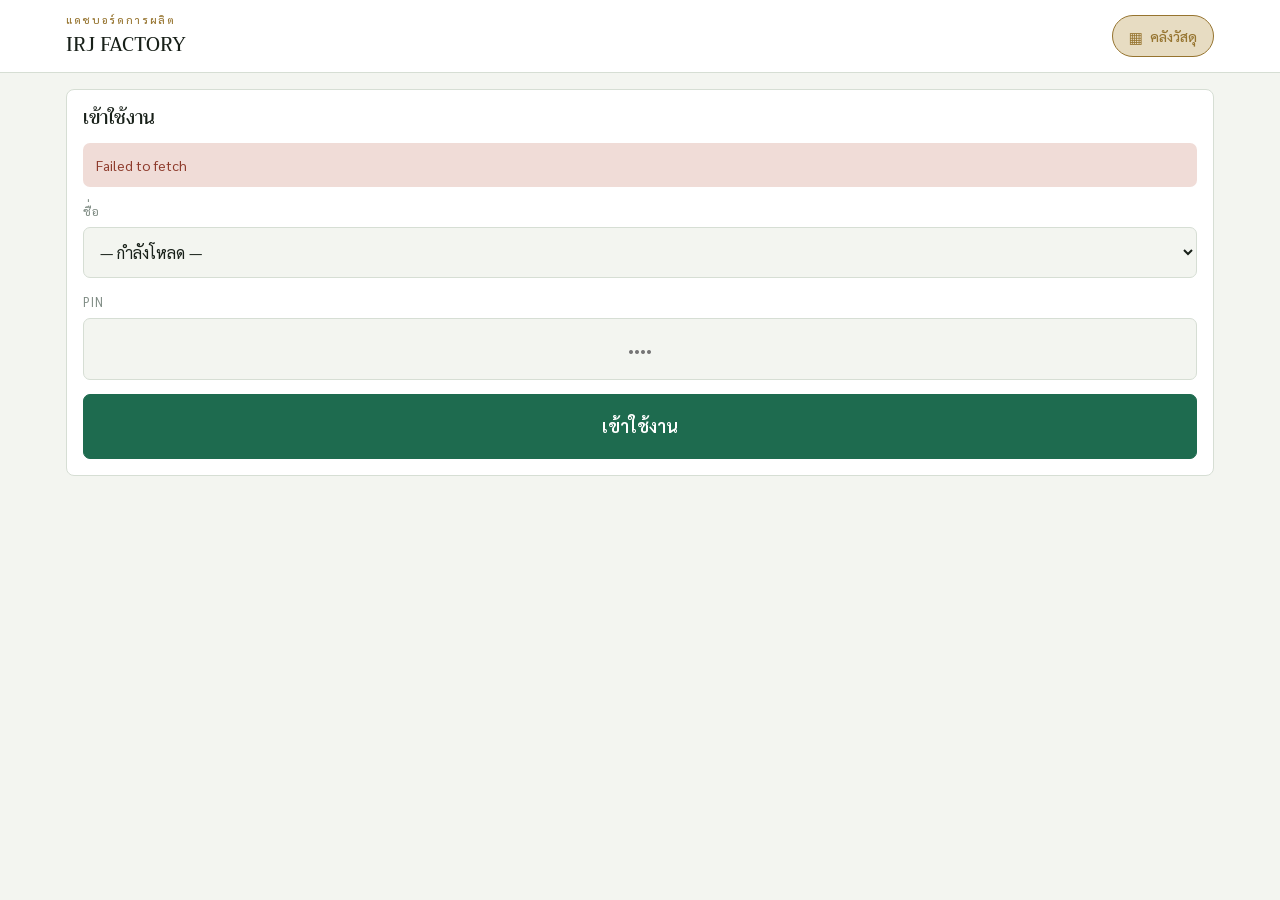
<file: dashboard.html>
<!doctype html>
<html lang="th">
<head>
<meta charset="utf-8">
<meta name="viewport" content="width=device-width,initial-scale=1,viewport-fit=cover">
<meta name="theme-color" content="#1E6B4F">
<title>แดชบอร์ดการผลิต — โรงงานหยก</title>
<link rel="preconnect" href="https://fonts.googleapis.com">
<link rel="preconnect" href="https://fonts.gstatic.com" crossorigin>
<link rel="stylesheet" href="https://fonts.googleapis.com/css2?family=Trirong:wght@400;500;600&family=Sarabun:wght@300;400;500;600&display=swap">
<link rel="stylesheet" href="app.css?v=48">
<style>
  .wrap{max-width:1180px}
  .topbar-in{max-width:1180px}
  .nav{display:flex;gap:8px;flex-wrap:wrap;margin-bottom:14px}
  .nav a{padding:8px 14px;border:1px solid var(--line);border-radius:999px;text-decoration:none;
         color:var(--ink-2);font-size:13.5px;background:var(--surface)}
  .nav a.on{background:var(--jade);border-color:var(--jade);color:var(--on-jade)}

  .range{display:flex;gap:10px;flex-wrap:wrap;align-items:flex-end;margin-bottom:14px}
  .range .field{margin:0;min-width:150px}
  .kpis{display:grid;gap:12px;grid-template-columns:repeat(auto-fit,minmax(160px,1fr));margin-bottom:22px}
  .kpi{background:var(--surface);border:1px solid var(--line);border-radius:8px;padding:14px 16px;
       display:flex;flex-direction:column;gap:2px}
  .kpi .k{font-size:11.5px;letter-spacing:.08em;color:var(--ink-3)}
  .kpi .v{font-family:var(--display);font-size:30px;font-weight:600;line-height:1.15;font-variant-numeric:tabular-nums}
  .kpi .v small{font-size:12px;font-weight:400;color:var(--ink-3);margin-inline-start:4px}
  .kpi .f{font-size:12px;color:var(--ink-3);font-variant-numeric:tabular-nums}
  .kpi.bad .v{color:var(--alert)}
  .lotcard{
    background:var(--surface);border:1px solid var(--jade);border-radius:8px;
    padding:14px 16px;margin-bottom:16px;
  }
  .lotcard[hidden]{display:none!important}
  .lotcard .lc-top{display:flex;gap:12px;align-items:center;flex-wrap:wrap;margin-bottom:8px}
  .lotcard .lc-code{font-family:var(--display);font-size:22px;font-weight:600}
  .lotcard .lc-prod{font-size:14px;color:var(--ink-2)}
  .lotcard .lc-facts{display:flex;gap:18px;flex-wrap:wrap;font-size:13px;color:var(--ink-3)}
  .lotcard .lc-facts b{color:var(--ink);font-weight:600;font-variant-numeric:tabular-nums}
  .lotcard .lc-prog{display:block;height:9px;background:var(--surface-2);border-radius:5px;
                    overflow:hidden;margin:10px 0 6px;display:flex}
  .lotcard .lc-prog i{display:block;height:100%}
  .scope{
    font-size:11.5px;padding:2px 10px;border-radius:999px;white-space:nowrap;
    background:var(--jade-soft);color:var(--jade-ink);margin-inline-start:8px;
  }
  .lotlist{font-size:11px;color:var(--ink-3);font-weight:400;white-space:normal}
  td .lotlist{display:block;margin-top:1px}
  .kpi.warn .v{color:var(--amber)}
  .kpi.warn{border-color:var(--amber-soft)}

  section{margin-bottom:28px}
  .sec-head{display:flex;gap:8px 16px;align-items:baseline;justify-content:space-between;
            flex-wrap:wrap;margin-bottom:10px}
  .sec-head h2{font-size:20px}
  .sec-head .hint{font-size:12.5px}
  .panel{background:var(--surface);border:1px solid var(--line);border-radius:8px;padding:16px}

  .daily{display:flex;align-items:flex-end;gap:3px;height:170px;min-width:520px}
  .dcol{flex:1 1 0;min-width:13px;display:flex;flex-direction:column;justify-content:flex-end;height:100%}
  .dbar{background:var(--jade);border-radius:4px 4px 0 0;min-height:2px}
  .dval{font-size:10.5px;color:var(--ink-3);text-align:center;height:15px;line-height:15px;font-variant-numeric:tabular-nums}
  .dstrip{display:flex;gap:3px;height:24px;min-width:520px;margin-top:8px;align-items:flex-start}
  .dfcol{flex:1 1 0;min-width:13px}
  .dfbar{display:block;background:var(--alert);border-radius:0 0 4px 4px}
  .daxis{display:flex;gap:3px;min-width:520px;margin-top:6px}
  .daxis span{flex:1 1 0;min-width:13px;text-align:center;font-size:10px;color:var(--ink-3);white-space:nowrap}
  .legend-row{display:flex;gap:16px;flex-wrap:wrap;align-items:center;font-size:12.5px;color:var(--ink-2);margin-bottom:12px}
  .swatch{width:11px;height:11px;border-radius:2px;display:inline-block;margin-inline-end:6px;vertical-align:-1px}

  .hbars{display:flex;flex-direction:column;gap:9px}
  .hrow{display:grid;grid-template-columns:104px 1fr auto;gap:12px;align-items:center}
  .hname{font-size:13.5px;color:var(--ink-2);line-height:1.35;overflow-wrap:anywhere}
  .htrack{display:block;background:var(--surface-2);border-radius:4px;height:20px;overflow:hidden}
  .hfill{display:block;background:var(--jade);height:100%;border-radius:4px;min-width:2px}
  .hval{font-size:13px;font-variant-numeric:tabular-nums;white-space:nowrap}
  .hval i{font-style:normal;color:var(--alert);font-size:12px;margin-inline-start:7px}
  .hval b.rate{font-weight:400;color:var(--ink-3);font-size:12px;margin-inline-start:9px}
  /* จอมือถือ: ตัวเลขกับป้ายต่อท้ายยาว ให้ขึ้นบรรทัดใหม่ใต้แถบ ไม่ล้นจอ */
  @media (max-width:600px){
    .hrow{grid-template-columns:90px 1fr;row-gap:4px}
    .hval{grid-column:2;white-space:normal;line-height:1.5}
  }

  .hm td.cell{text-align:center;font-variant-numeric:tabular-nums;font-size:11.5px;
              padding:6px 8px;border:1px solid var(--surface);border-radius:3px}
  .hm th.rowh{text-align:start;font-size:13px;color:var(--ink-2);letter-spacing:0}
  .hm th.colh{font-size:10.5px;writing-mode:vertical-rl;transform:rotate(180deg);height:92px;
              padding:4px 2px;vertical-align:bottom}
  .ramp{display:flex;align-items:center;gap:6px;font-size:11.5px;color:var(--ink-3);margin-top:10px}
  .ramp i{width:20px;height:11px;display:inline-block;border-radius:2px}
  .empty{padding:30px 10px;text-align:center;color:var(--ink-3);font-size:14px}
</style>
</head>
<body>

<header class="topbar">
  <div class="topbar-in">
    <div class="brand">
      <span class="eyebrow">แดชบอร์ดการผลิต</span>
      <span class="nm" id="factory">โรงงานหยก</span>
    </div>
    <div class="who" id="who" hidden>
      <span><b id="who-name"></b></span>
      <button class="btn btn-sm btn-ghost" id="reload" type="button">รีเฟรช</button>
      <button class="btn btn-sm btn-ghost" id="logout" type="button">ออก</button>
    </div>
  </div>
</header>

<main class="wrap">
  <nav class="nav" id="nav" hidden>
    <a href="index.html">ลงงานผลิต</a>
    <a href="admin.html">หน้าหัวหน้า</a>
    <a href="review.html">ตรวจงาน</a>
    <a href="dashboard.html" class="on">แดชบอร์ด</a>
    <a href="people.html">พนักงาน</a>
    <a href="cost.html">ต้นทุน</a>
    <a href="manage.html">ตั้งค่า</a>
    <a href="log.html">Log</a>
  </nav>

  <section id="login" class="card">
    <h2>เข้าใช้งาน</h2>
    <div class="msg err" id="login-msg" hidden></div>
    <div class="field">
      <label for="l-name">ชื่อ</label>
      <select id="l-name"><option value="">— กำลังโหลด —</option></select>
    </div>
    <div class="field">
      <label for="l-pin">PIN</label>
      <input id="l-pin" type="password" inputmode="numeric" placeholder="••••">
    </div>
    <button class="btn btn-primary btn-lg" id="l-go" type="button">เข้าใช้งาน</button>
  </section>

  <div id="app" hidden>
    <div class="range">
      <div class="field"><label for="r-from">ตั้งแต่</label><input id="r-from" type="date"></div>
      <div class="field"><label for="r-to">ถึง</label><input id="r-to" type="date"></div>
      <div class="field"><label for="r-lot">ล็อต</label>
        <select id="r-lot"><option value="">— ทุกล็อต —</option></select></div>
      <button class="btn" id="r-go" type="button">ดูข้อมูล</button>
      <button class="btn btn-ghost" id="r-30" type="button">30 วันล่าสุด</button>
    </div>

    <div class="lotcard" id="lotcard" hidden></div>

    <div class="kpis" id="kpis"></div>

    <section>
      <div class="sec-head">
        <h2>ชิ้นงานผ่าน QC รายวัน</h2>
        <span class="hint">แถบล่างสีแดงคือของเสียในวันนั้น (มาตราส่วนแยก)</span>
      </div>
      <div class="panel">
        <div class="legend-row">
          <span><i class="swatch" style="background:var(--jade)"></i>ผ่าน QC</span>
          <span><i class="swatch" style="background:var(--alert)"></i>ของเสียทุกขั้นตอน</span>
        </div>
        <div class="scroll">
          <div class="daily" id="daily"></div>
          <div class="dstrip" id="defects"></div>
          <div class="daxis" id="daxis"></div>
        </div>
        <p class="hint" id="daily-note" style="margin-top:8px"></p>
      </div>
    </section>

    <section>
      <div class="sec-head">
        <h2>ล็อตที่กำลังทำ</h2>
        <span class="hint">ของที่ยังอยู่ในสายการผลิต</span>
      </div>
      <div class="panel scroll"><table id="lots"></table></div>
    </section>

    <section id="sec-rework" hidden>
      <div class="sec-head">
        <h2>ล็อตแก้ไข</h2>
        <span class="hint" id="rework-sum">ของเสียที่ส่งกลับไปแก้ — ไม่นับเป็นยอดผลิตใหม่</span>
      </div>
      <div class="panel scroll"><table id="rework"></table></div>
    </section>

    <section id="sec-over" hidden>
      <div class="sec-head">
        <h2>ขั้นตอนที่ลงเกินจำนวนล็อต</h2>
        <span class="hint">อาจเป็นการทำเผื่อ (รวมถึง QC ที่ผ่านเกินล็อต) หรือขั้นตอนนั้นวนทำหลายรอบ — ไม่ใช่ความผิด แต่ควรรู้</span>
      </div>
      <div class="panel scroll"><table id="over"></table></div>
    </section>

    <section id="sec-byemp">
      <div class="sec-head">
        <h2>ปริมาณงานรายคน</h2>
        <span class="hint">หน่วยคือ "ชิ้น-ขั้นตอน" — ชิ้นเดียวผ่าน 19 ขั้นตอนนับ 19 ครั้ง จึงเป็นปริมาณงาน ไม่ใช่ยอดผลิต</span>
      </div>
      <div class="panel"><div class="hbars" id="byemp"></div></div>
    </section>

    <section id="sec-heat">
      <div class="sec-head">
        <h2>ใครทำขั้นตอนไหน</h2>
        <span class="hint">ยิ่งเข้มยิ่งมีจำนวนมาก · เลื่อนซ้ายขวาได้</span>
      </div>
      <div class="panel">
        <div class="scroll"><table class="hm" id="heat"></table></div>
        <div class="ramp" id="ramp"></div>
      </div>
    </section>

    <section>
      <div class="sec-head">
        <h2>เวลาที่ใช้แต่ละขั้นตอน</h2>
        <span class="hint">เฉพาะขั้นตอนที่พนักงานลงเวลาเริ่ม–เสร็จไว้</span>
      </div>
      <div class="panel scroll"><table id="bytime"></table></div>
    </section>

    <section id="sec-mach" hidden>
      <div class="sec-head">
        <h2>Run time ต่อเครื่อง</h2>
        <span class="hint">เครื่องเดินขนานกัน จึงดูทีละเครื่อง ไม่เอามาบวกรวม</span>
      </div>
      <div class="panel scroll"><table id="bymach"></table></div>
    </section>

    <section id="sec-cnc" hidden>
      <div class="sec-head">
        <h2>เวลาในเครื่อง / ถังเขย่า</h2>
        <span class="hint">ขั้นตอนที่กดเข้า–ออก นับเป็นวัน ไม่ใช่ชั่วโมงคน</span>
      </div>
      <div class="panel scroll"><table id="bycnc"></table></div>
    </section>

    <section>
      <div class="sec-head">
        <h2>สรุปตามสินค้า</h2>
        <span class="hint">ยอดผลิตนับจากที่ผ่าน QC</span>
      </div>
      <div class="panel scroll"><table id="byprod"></table></div>
    </section>

    <section>
      <div class="sec-head">
        <h2>ขั้นตอนที่มีของเสีย</h2>
        <span class="hint">เรียงตามอัตราของเสียสูงสุด</span>
      </div>
      <div class="panel scroll"><table id="bystep"></table></div>
    </section>

    <section>
      <div class="sec-head">
        <h2>สาเหตุของเสีย</h2>
        <span class="hint" id="cause-sum">นับเฉพาะที่หัวหน้ายืนยันแล้ว</span>
      </div>
      <div class="panel scroll"><table id="bycause"></table></div>
    </section>

    <section id="sec-who" hidden>
      <div class="sec-head">
        <h2>ใครทำเสีย</h2>
        <span class="hint">เฉพาะที่ระบุชื่อตอนลงของเสีย · หัวหน้าเห็นคนเดียว</span>
      </div>
      <div class="panel scroll"><table id="bywho"></table></div>
    </section>

    <section id="sec-other">
      <div class="sec-head">
        <h2>งานอื่น / วันลา / งานซ่อม</h2>
        <span class="hint" id="other-sum">ไม่นับเข้ายอดผลิต · นับเฉพาะที่หัวหน้ายืนยันแล้ว</span>
      </div>
      <div class="panel scroll"><table id="other"></table></div>
    </section>
  </div>
</main>

<script src="config.js?v=48"></script>
<script src="api.js?v=48"></script>
<script>
(function () {
  "use strict";
  var $ = function (id) { return document.getElementById(id); };
  var J = window.JADE;
  var RAMP = ["#F1F5F1","#DCEAE0","#BCD9C6","#93C3A8","#66A886","#3D8A66","#1E6B4F"];
  var RAMP_D = ["#171F1B","#1D2E25","#264132","#325742","#427056","#568C6D","#6DAA87"];
  var dark = matchMedia("(prefers-color-scheme: dark)").matches;
  function ramp(i) { return (dark ? RAMP_D : RAMP)[i]; }

  $("factory").textContent = J.factory;

  function hoursTxt(minutes) {
    var m = Number(minutes) || 0;
    if (!m) return "0";
    return (m / 60).toFixed(m < 600 ? 1 : 0);
  }
  function rateTxt(qty, minutes) {
    var m = Number(minutes) || 0;
    if (!m) return "—";
    return J.nf.format(Math.round((Number(qty) || 0) / (m / 60))) + " ชิ้น/ชม.";
  }

  function pctTxt(bad, tot) {
    if (!tot) return "—";
    var v = bad / tot * 100;
    return (v === 0 ? "0" : v < 0.1 ? v.toFixed(2) : v.toFixed(1)) + "%";
  }

  var ROLES = {};   // ชื่อ -> role จาก app_bootstrap

  function loadBoot() {
    return J.rpc("app_bootstrap").then(function (d) {
      ROLES = {};
      d.employees.forEach(function (e) { ROLES[e.name] = e.role; });
      $("l-name").innerHTML = '<option value="">— เลือกชื่อ —</option>' +
        d.employees.map(function (e) {
          return '<option value="' + J.esc(e.name) + '">' + J.esc(e.name) + "</option>";
        }).join("");
      var saved = J.me.get();
      if (saved.name) $("l-name").value = saved.name;
    });
  }

  /* พนักงานทั่วไปเห็นภาพรวมโรงงานได้ แต่ไม่เห็นข้อมูลรายบุคคล
     (ฝั่งเซิร์ฟเวอร์ก็ไม่ส่งข้อมูลพวกนี้มาให้เลย ไม่ใช่แค่ซ่อนใน HTML) */
  function applyRole(role) {
    var boss = role === "supervisor";
    ["sec-byemp", "sec-heat", "sec-other"].forEach(function (id) {
      var el = $(id); if (el) el.hidden = !boss;
    });
    J.nav(role);
  }

  function enterApp() {
    var m = J.me.get();
    $("login").hidden = true;
    $("app").hidden = false;
    $("who").hidden = false;
    $("who-name").textContent = m.name;
    applyRole(m.role);
    setLast30();
    load();
  }

  function setLast30() {
    var d = new Date();
    $("r-to").value = J.today();
    $("r-from").value = J.daysAgo(30);
  }

  $("l-go").addEventListener("click", function () {
    var name = $("l-name").value, pin = $("l-pin").value;
    if (!name || !pin) { J.msg($("login-msg"), "เลือกชื่อและใส่ PIN", "err"); return; }
    $("l-go").disabled = true;
    J.rpc("app_dashboard", { p_name: name, p_pin: pin }).then(function (d) {
      J.me.set(name, pin, d.scope === "boss" ? "supervisor" : (ROLES[name] || "worker"));
      enterApp();
    }).catch(function (err) { J.msg($("login-msg"), err.message, "err"); })
      .then(function () { $("l-go").disabled = false; });
  });
  $("l-pin").addEventListener("keydown", function (e) { if (e.key === "Enter") $("l-go").click(); });
  $("logout").addEventListener("click", function () { J.me.clear(); location.reload(); });
  $("reload").addEventListener("click", load);
  $("r-go").addEventListener("click", load);
  $("r-lot").addEventListener("change", load);
  $("r-30").addEventListener("click", function () { setLast30(); load(); });

  /* ---------- โหลดและวาด ---------- */
  function load() {
    var m = J.me.get();
    J.rpc(m.role === "supervisor" ? "sup_dashboard" : "app_dashboard", {
      p_name: m.name, p_pin: m.pin,
      p_from: $("r-from").value || null, p_to: $("r-to").value || null,
      p_lot: $("r-lot").value || null
    }).then(render).catch(function (err) { alert(err.message); });
  }

  /* ---------- ตัวช่วยเรื่องล็อต ---------- */
  // ป้ายบอกล็อตท้ายชื่อหัวข้อทุกกล่อง
  function paintScope(lot) {
    var txt = lot ? "ล็อต " + lot : "ทุกล็อต";
    Array.prototype.forEach.call(document.querySelectorAll(".sec-head"), function (h) {
      var s = h.querySelector(".scope");
      if (!s) { s = document.createElement("span"); s.className = "scope"; h.querySelector("h2").appendChild(s); }
      s.textContent = txt;
    });
  }

  // รายชื่อล็อตท้ายแต่ละแถว — ถ้ากรองล็อตเดียวอยู่แล้วก็ไม่ต้องซ้ำ
  function lotTag(arr, one) {
    if (one || !arr || !arr.length) return "";
    var a = arr.slice(0, 3).join(" · ");
    return '<br><span class="lotlist">' + J.esc(a) +
      (arr.length > 3 ? " +" + (arr.length - 3) : "") + "</span>";
  }

  function fillLotOptions(lots) {
    var sel = $("r-lot");
    if (sel.dataset.filled) return;
    sel.dataset.filled = "1";
    var keep = sel.value;
    sel.innerHTML = '<option value="">— ทุกล็อต —</option>' +
      (lots || []).map(function (l) {
        return '<option value="' + J.esc(l.code) + '">' + J.esc(l.code) + " · " +
          J.esc(l.product_code) + (l.status === "open" ? "" : " (ปิดแล้ว)") + "</option>";
      }).join("");
    sel.value = keep;
  }

  function renderLotCard(info) {
    var box = $("lotcard");
    if (!info) { box.hidden = true; return; }
    box.hidden = false;
    var open = Number(info.qty_opened) || 0;
    var ok = Number(info.qc_passed) || 0, wait = Number(info.qc_pending) || 0;
    var bad = Number(info.total_bad) || 0, wip = Number(info.wip) || 0;
    var pct = function (v) { return open ? (v / open * 100).toFixed(1) + "%" : "0%"; };
    var late = info.due_date && info.due_date < J.today() && info.status === "open";
    box.innerHTML =
      '<div class="lc-top">' +
        '<img class="lotpic big" id="lc-pic" alt="" hidden>' +
        '<span class="lc-code">' + J.esc(info.code) + "</span>" +
        '<span class="lc-prod">' + J.esc(info.product_code) + " · " + J.esc(info.product_name) +
        " · หยก" + J.esc(info.jade) + "</span>" +
        '<span class="chip ' + (info.status === "open" ? "ok" : "idle") + '">' +
        (info.status === "open" ? "กำลังทำ" : "ปิดแล้ว") + "</span>" +
        (late ? '<span class="chip bad">เลยกำหนดส่ง</span>' : "") +
        (info.rework ? '<span class="chip warn">ล็อตแก้ไข · แก้ของ ' + J.esc(info.rework_of || "—") + "</span>" : "") +
        "</div>" +
      '<span class="lc-prog">' +
        '<i style="width:' + pct(ok)   + ';background:var(--jade)"></i>' +
        '<i style="width:' + pct(wait) + ';background:var(--amber)"></i>' +
        '<i style="width:' + pct(bad)  + ';background:var(--alert)"></i>' +
      "</span>" +
      '<div class="lc-facts">' +
        "<span>เริ่มเมื่อ <b>" + J.esc(J.thDate(info.opened_at)) + "</b>" +
          (info.days != null ? " (" + J.nf.format(info.days) + " วันแล้ว)" : "") + "</span>" +
        "<span>" + (info.rework ? "ส่งมาแก้" : "เปิดล็อต") + " <b>" + J.nf.format(open) + "</b> ชิ้น</span>" +
        "<span>" + (info.rework ? "แก้ผ่าน" : "ผ่าน QC") + " <b>" + J.nf.format(ok) + "</b></span>" +
        (wait ? "<span>รอตรวจ <b>" + J.nf.format(wait) + "</b></span>" : "") +
        "<span>" + (info.rework ? "แก้ไม่ได้" : "เสีย") + " <b>" + J.nf.format(bad) + "</b></span>" +
        (Number(info.rework_sent) ? "<span>ส่งไปแก้แล้ว <b>" + J.nf.format(info.rework_sent) + "</b></span>" : "") +
        "<span>ค้างในสาย <b>" + J.nf.format(wip) + "</b></span>" +
        "<span>ขั้นตอนล่าสุด <b>" + J.esc(info.last_step || "—") + "</b>" +
          (info.last_date ? " เมื่อ " + J.esc(J.thDate(info.last_date)) : "") + "</span>" +
        (info.due_date ? "<span>กำหนดส่ง <b>" + J.esc(J.thDate(info.due_date)) + "</b></span>" : "") +
      "</div>";
    J.setPhoto(document.getElementById("lc-pic"), info.product_code, info.has_photo);
  }

  function renderOver(rows, one) {
    if (!rows || !rows.length) { $("sec-over").hidden = true; return; }
    $("sec-over").hidden = false;
    $("over").innerHTML =
      "<thead><tr><th>ล็อต</th><th>ขั้นตอน</th><th class='num'>เปิดล็อต</th>" +
      "<th class='num'>ลงไปแล้ว</th><th class='num'>เกิน</th><th>เท่ากับ</th></tr></thead><tbody>" +
      rows.map(function (r) {
        var n = Number(r.rounds) || 0;
        var why = r.is_qc ? "ผ่าน QC เกินล็อต (ทำเผื่อ " + Math.round((n - 1) * 100) + "%)"
                : n >= 1.9 ? "ทำซ้ำ " + n.toFixed(1) + " รอบของล็อต" : "ทำเผื่อ " + Math.round((n - 1) * 100) + "%";
        return "<tr><td>" + J.esc(r.lot) + "</td><td>" + J.esc(r.step) +
          "</td><td class='num'>" + J.nf.format(r.lot_qty) +
          "</td><td class='num'>" + J.nf.format(r.step_total) +
          '</td><td class="num"><span class="chip warn">+' + J.nf.format(r.over) + "</span></td>" +
          "<td>" + J.esc(why) + "</td></tr>";
      }).join("") + "</tbody>";
  }

  function render(d) {
    var one = d.lot || "";
    fillLotOptions(d.lots || []);
    paintScope(one);
    renderLotCard(d.lot_info || null);
    renderKpis(d);
    renderDaily(d.daily || [], one);
    renderLots(d.lots || [], one);
    renderOver(d.over_quota || [], one);
    renderRework(d.rework || null);
    renderByEmp(d.by_employee || [], one);
    renderHeat(d.by_emp_step || []);
    renderByTime(d.by_step || [], one);
    renderMach(d.cnc_machines || []);
    renderCnc(d.cnc_steps || []);
    renderByProd(d.by_product || [], one);
    renderByStep(d.by_step || [], one);
    renderCauses(d);
    renderOther(d.other_work || []);
  }

  /* สาเหตุของเสีย + ใครทำเสีย (ส่วนหลังหัวหน้าเห็นคนเดียว ฐานข้อมูลส่ง null ให้พนักงาน) */
  function renderCauses(d) {
    var rows = d.defect_causes || [], miss = Number(d.defect_unlabeled) || 0;
    var tot = rows.reduce(function (a, r) { return a + (Number(r.qty) || 0); }, 0) + miss;
    $("cause-sum").textContent = "นับเฉพาะที่หัวหน้ายืนยันแล้ว" +
      (miss ? " · ยังไม่ระบุสาเหตุ " + J.nf.format(miss) + " ชิ้น (รายการก่อนมีระบบนี้)" : "");
    if (!tot) {
      $("bycause").innerHTML = '<tr><td class="empty">ไม่พบของเสียในช่วงนี้</td></tr>';
    } else {
      var list = rows.map(function (r) { return { name: r.cause, qty: Number(r.qty) || 0, steps: r.steps || [] }; });
      if (miss) list.push({ name: "ยังไม่ระบุสาเหตุ", qty: miss, steps: [], none: true });
      var maxQ = Math.max.apply(null, list.map(function (x) { return x.qty; })) || 1;
      $("bycause").innerHTML =
        "<thead><tr><th>สาเหตุ</th><th class='num'>ชิ้น</th><th>สัดส่วน</th><th></th></tr></thead><tbody>" +
        list.map(function (x) {
          return "<tr><td>" + (x.none ? '<span class="chip idle">' + J.esc(x.name) + "</span>" : J.esc(x.name)) +
            (x.steps.length ? '<br><span class="hint">ลงที่ขั้น ' + J.esc(x.steps.join(" · ")) + "</span>" : "") +
            "</td><td class='num'>" + J.nf.format(x.qty) + "</td><td>" + pctTxt(x.qty, tot) + "</td>" +
            '<td style="width:34%"><span class="htrack" style="height:12px">' +
            '<span class="hfill" style="background:' + (x.none ? "var(--ink-3)" : "var(--alert)") + ";width:" +
            (x.qty / maxQ * 100).toFixed(1) + '%"></span></span></td></tr>';
        }).join("") + "</tbody>";
    }

    var who = d.defect_who;
    $("sec-who").hidden = !Array.isArray(who);
    if (!Array.isArray(who)) return;
    if (!who.length) { $("bywho").innerHTML = '<tr><td class="empty">ยังไม่มีการระบุชื่อในช่วงนี้</td></tr>'; return; }
    $("bywho").innerHTML =
      "<thead><tr><th>ชื่อ</th><th>สาเหตุ</th><th class='num'>ชิ้น</th><th class='num'>ครั้ง</th></tr></thead><tbody>" +
      who.map(function (x) {
        return "<tr><td>" + J.esc(x.who) + "</td><td>" + J.esc(x.cause) + "</td><td class='num'>" +
          J.nf.format(x.qty) + "</td><td class='num'>" + J.nf.format(x.entries) + "</td></tr>";
      }).join("") + "</tbody>";
  }

  /* ชิ้น/ชม. ต้องคิดจาก "ชิ้นของรายการที่ลงเวลา" หารด้วย "ชั่วโมงของรายการเดียวกัน"
     ถ้าเอาชิ้นทั้งหมดมาหารด้วยชั่วโมงเฉพาะที่ลงเวลา ตัวเลขจะพองเกินจริง */
  function rateFoot(d, mins, recorded) {
    if (!mins) return "ยังไม่มีใครลงเวลา";
    var t = d.timed;
    if (!t || t.pieces == null) {                       // ฐานข้อมูลรุ่นเก่า — ไม่แสดงอัตราที่เชื่อไม่ได้
      return "ยังเทียบอัตราไม่ได้ (ต้องอัปเดตฐานข้อมูล)";
    }
    var tm = Number(t.minutes) || 0, tp = Number(t.pieces) || 0;
    var tot = Number(t.total) || 0, ent = Number(t.entries) || 0;
    if (!tm || !tp) return "ลงเวลาไว้ " + ent + " จาก " + tot + " รายการ";
    return "เฉลี่ย " + J.nf.format(Math.round(tp / (tm / 60))) + " ชิ้น/ชม. · คิดจาก " +
           ent + " ใน " + tot + " รายการที่ลงเวลา";
  }

  /* การ์ดของกลุ่มที่กดเข้า–ออก (เครื่อง CNC / ถังเขย่า)
     แยกกลุ่มกันเด็ดขาด เพราะ CNC รอบละไม่กี่วัน แต่เขย่าบางเบอร์เป็นสิบวัน */
  function cncTiles(g, label, place) {
    var t = [], runs = Number(g.runs) || 0, open = Number(g.open) || 0;
    if (runs) {
      // ไม่บวกวันของทุกเครื่องรวมกัน — เครื่องเดินขนานกัน ผลรวมไม่มีความหมาย
      t.push({ k: "ออกจาก" + label, v: J.nf.format(g.pieces || 0), u: "ชิ้น",
        f: runs + " รอบ" +
           (g.avg_days ? " · เฉลี่ย " + g.avg_days + " วัน/รอบ" : "") +
           (g.max_days ? " · นานสุด " + g.max_days + " วัน" : "") +
           (Number(g.machines) ? " · " + g.machines + " " + place : "") });
    }
    if (open) {
      t.push({ k: "ยังค้างใน" + place, v: J.nf.format(open), u: "งาน",
        f: "ค้างมาแล้วรวม " + J.nf.format(g.open_days || 0) + " วัน" +
           (open > 1 ? " · เฉลี่ยงานละ " +
              (Math.round(Number(g.open_days || 0) / open * 10) / 10) + " วัน" : ""),
        warn: true });
    }
    return t;
  }

  function renderKpis(d) {
    var out = d.output || {}, cnc = d.cnc || {};
    var mach = cnc.machine || {}, soak = cnc.soak || {};
    var qc = Number(out.pieces || 0), bad = Number(d.defects || 0);
    var wip = (d.lots || []).filter(function (l) { return l.status === "open"; })
      .reduce(function (a, l) { return a + Number(l.wip || 0); }, 0);
    var openLots = (d.lots || []).filter(function (l) { return l.status === "open"; }).length;
    var recorded = (d.by_step || []).reduce(function (a, s) {
      return a + (Number(s.qty) || 0) + (Number(s.bad) || 0);
    }, 0);
    var mins = Number(d.minutes) || 0;
    var pend = d.pending || {}, rej = Number(d.rejected) || 0;
    var base = Number(d.lot_base) || 0;   // จำนวนที่เปิดล็อต = ตัวหารที่ถูกของอัตราของเสีย
    var tiles = [
      { k: "ผ่าน QC (ยืนยันแล้ว)", v: J.nf.format(qc), u: "ชิ้น",
        f: qc ? (out.lots || 0) + " ล็อตที่มีการตรวจ" : "ยังไม่มีล็อตไหนผ่าน QC ที่ยืนยันแล้ว" },
      { k: "รอหัวหน้าตรวจ", v: J.nf.format(pend.pieces || 0), u: "ชิ้น",
        f: (pend.entries || 0)
             ? J.nf.format(pend.entries) + " รายการ · ค้างมาตั้งแต่ " + J.thDate(pend.oldest) +
               (rej ? " · ตีกลับ " + J.nf.format(rej) : "")
             : "ตรวจครบทุกรายการแล้ว",
        warn: (pend.entries || 0) > 0 },
      { k: "ของเสียทุกขั้นตอน", v: J.nf.format(bad), u: "ชิ้น",
        f: base ? "คิดเป็น " + pctTxt(bad, base) + " ของ " + J.nf.format(base) + " ชิ้นที่เปิดล็อต"
                : (recorded ? "ยังไม่รู้ฐานล็อต" : "ยังไม่มีข้อมูล"),
        bad: bad > 0 },
      { k: "ค้างในสายผลิต", v: J.nf.format(wip), u: "ชิ้น", f: openLots + " ล็อตที่ยังเปิดอยู่" },
      { k: "ชั่วโมงงานที่บันทึก", v: hoursTxt(d.minutes), u: "ชม.", f: rateFoot(d, mins, recorded) }
    ];
    // เครื่อง CNC กับถังเขย่าใช้เวลาคนละสเกล เอามาเฉลี่ยรวมกันไม่ได้ จึงแยกการ์ด
    var cncT = cncTiles(mach, "เครื่อง CNC", "เครื่อง")
      .concat(cncTiles(soak, "ถังเขย่า", "ถัง"));
    if (!cncT.length) {
      cncT = [{ k: "เครื่อง CNC / ถังเขย่า", v: "0", u: "ชิ้น",
                f: "ยังไม่มีงานเข้าเครื่องหรือถังในช่วงนี้" }];
    }
    tiles = tiles.slice(0, 3).concat(cncT, tiles.slice(3));

    // ของหายระหว่างส่งมอบ — ขึ้นเฉพาะตอนมีของหายหรือมีใบค้างทาง
    var ho = d.handoff || {};
    if (Number(ho.lost) > 0 || Number(ho.stuck) > 0) {
      var w = ho.worst || {};
      tiles.push({ k: "ของหายระหว่างส่ง", v: J.nf.format(ho.lost || 0), u: "ชิ้น",
        f: (w.from ? "หายมากสุดช่วง " + w.from + " → " + w.to + " " + J.nf.format(w.lost) + " ชิ้น" : "") +
           (Number(ho.open_gap) ? " · ยังไม่เคลียร์ " + ho.open_gap + " ใบ" : "") +
           (Number(ho.stuck) ? " · ส่งแล้วไม่มีใครรับ " + ho.stuck + " ใบ" : ""),
        bad: true });
    }

    var rw = d.rework || {};
    if (Number(rw.pieces) > 0) {
      var who = (rw.by_person || []).map(function (x) {
        return x.owner + " " + J.nf.format(x.pieces);
      }).join(" · ");
      tiles.push({ k: "งานที่เอามาแก้ใหม่", v: J.nf.format(rw.pieces), u: "ชิ้น",
        f: (who ? "งานของ " + who : "") +
           (rw.minutes ? " · เสียเวลาไป " + hoursTxt(rw.minutes) + " ชม." : ""),
        bad: true });
    }
    $("kpis").innerHTML = tiles.map(function (t) {
      return '<div class="kpi' + (t.bad ? " bad" : t.warn ? " warn" : "") + '"><span class="k">' + J.esc(t.k) +
        '</span><span class="v">' + t.v + "<small>" + J.esc(t.u) + '</small></span>' +
        '<span class="f">' + J.esc(t.f) + "</span></div>";
    }).join("");
  }

  function renderDaily(rows, one) {
    var host = $("daily"), strip = $("defects"), axis = $("daxis");
    if (!rows.length) {
      host.innerHTML = '<p class="empty">ยังไม่มีข้อมูลในช่วงนี้</p>';
      strip.innerHTML = ""; axis.innerHTML = ""; $("daily-note").textContent = "";
      return;
    }
    var topQ = Math.max.apply(null, rows.map(function (r) { return Number(r.qc) || 0; }));
    var topB = Math.max.apply(null, rows.map(function (r) { return Number(r.bad) || 0; }));
    var maxQ = topQ || 1, maxB = topB || 1;   // ใช้แค่คิดความสูงแท่ง
    var every = rows.length > 16 ? Math.ceil(rows.length / 12) : 1;

    host.innerHTML = rows.map(function (r) {
      var v = Number(r.qc) || 0;
      return '<div class="dcol"><span class="dval">' +
        (v && (rows.length <= 14 || v === maxQ) ? J.nf.format(v) : "") + "</span>" +
        '<span class="dbar" style="height:' + Math.max(2, Math.round(v / maxQ * 142)) + 'px"></span></div>';
    }).join("");
    strip.innerHTML = rows.map(function (r) {
      var v = Number(r.bad) || 0;
      return '<div class="dfcol"><span class="dfbar" style="height:' +
        (v ? Math.max(3, Math.round(v / maxB * 22)) : 0) + 'px"></span></div>';
    }).join("");
    axis.innerHTML = rows.map(function (r, i) {
      return "<span>" + (i % every === 0 ? J.thDate(r.d, false) : "") + "</span>";
    }).join("");
    var note = [];
    if (topQ) {
      var top = rows.filter(function (r) { return (Number(r.qc) || 0) === topQ; })[0];
      note.push("ผ่าน QC สูงสุด " + J.nf.format(topQ) + " ชิ้น วันที่ " + J.thDate(top.d));
    } else {
      note.push("ยังไม่มีชิ้นงานผ่าน QC ในช่วงนี้ — งานยังอยู่ระหว่างขั้นตอน");
    }
    if (topB) note.push("ของเสียสูงสุด " + J.nf.format(topB) + " ชิ้น/วัน");
    if (!one) {
      var all = [];
      rows.forEach(function (r) {
        (r.lots || []).forEach(function (c) { if (all.indexOf(c) === -1) all.push(c); });
      });
      if (all.length) note.push("ล็อตในช่วงนี้: " + all.join(" · "));
    }
    $("daily-note").textContent = note.join(" · ");
  }

  // ล็อตแก้ไขแยกไปอยู่ตารางของตัวเอง จะได้ไม่ปนกับยอดผลิต
  function renderRework(rw) {
    var list = (rw && rw.list) || [];
    $("sec-rework").hidden = !list.length;
    if (!list.length) return;
    var sent = Number(rw.sent) || 0, ok = Number(rw.passed) || 0, bad = Number(rw.failed) || 0;
    var done = ok + bad;
    $("rework-sum").textContent = "ส่งไปแก้ " + J.nf.format(sent) + " ชิ้น · แก้ผ่าน " + J.nf.format(ok) +
      (done ? " (" + Math.round(ok / done * 100) + "% ของที่แก้เสร็จ)" : "") +
      " · แก้ไม่ได้ " + J.nf.format(bad) + " · กำลังแก้ " + J.nf.format(rw.wip || 0) +
      " — ไม่นับเป็นยอดผลิตใหม่";
    $("rework").innerHTML =
      "<thead><tr><th>ล็อตแก้ไข</th><th>แก้ของ</th><th>สินค้า</th><th class='num'>ส่งมาแก้</th>" +
      "<th class='num'>แก้ผ่าน</th><th class='num'>รอตรวจ</th><th class='num'>แก้ไม่ได้</th>" +
      "<th class='num'>กำลังแก้</th><th>ขั้นที่ทำ</th><th>สถานะ</th></tr></thead><tbody>" +
      list.map(function (r) {
        var late = r.due_date && r.status === "open" && r.due_date < J.today();
        return "<tr><td>" + J.esc(r.code) + "</td><td>" + J.esc(r.rework_of || "—") + "</td><td>" +
          J.esc(r.product_code) + "</td><td class='num'>" + J.nf.format(r.sent) +
          "</td><td class='num'>" + J.nf.format(r.passed) + "</td><td class='num'>" +
          (Number(r.pending) ? '<span class="chip warn">' + J.nf.format(r.pending) + "</span>" : "—") +
          "</td><td class='num'>" + J.nf.format(r.failed) + "</td><td class='num'>" + J.nf.format(r.wip) +
          "</td><td>" + J.esc((r.steps || []).join(", ") || "—") + "</td><td>" +
          '<span class="chip ' + (r.status === "closed" ? "idle" : late ? "bad" : "ok") + '">' +
          (r.status === "closed" ? "ปิดแล้ว" : late ? "เลยกำหนด" : "กำลังแก้") + "</span></td></tr>";
      }).join("") + "</tbody>";
  }

  function renderLots(lots, one) {
    var open = lots.filter(function (l) {
      return one ? l.code === one : l.status === "open" && !l.rework;
    });
    if (!open.length) { $("lots").innerHTML = '<tr><td class="empty">ไม่มีล็อตที่กำลังทำอยู่</td></tr>'; return; }
    $("lots").innerHTML =
      "<thead><tr><th>ล็อต</th><th>สินค้า</th><th>เริ่มเมื่อ</th><th class='num'>เปิด</th><th class='num'>ผ่าน QC</th>" +
      "<th class='num'>รอตรวจ</th>" +
      "<th class='num'>เสีย</th><th class='num'>ค้างในสาย</th><th>ขั้นตอนล่าสุด</th><th>กำหนดส่ง</th></tr></thead><tbody>" +
      open.map(function (l) {
        var late = l.due_date && l.due_date < J.today();
        var wait = Number(l.qc_pending) || 0;
        return "<tr><td>" + J.esc(l.code) + '</td><td><span class="withpic">' +
          (l.has_photo ? '<img class="lotpic sm" data-pic="' + J.esc(l.product_code) + '" alt="">' : "") +
          '<span class="txt">' + J.esc(l.product_code) + " " + J.esc(l.product_name) +
          "</span></span></td><td>" + J.esc(J.thDate(l.opened_at)) +
          (l.days != null ? ' <span class="lotlist">' + J.nf.format(l.days) + " วัน</span>" : "") +
          "</td><td class='num'>" + J.nf.format(l.qty_opened) +
          "</td><td class='num'>" + J.nf.format(l.qc_passed) + "</td><td class='num'>" +
          (wait ? '<span class="chip warn">' + J.nf.format(wait) + "</span>" : "—") + "</td><td class='num'>" +
          J.nf.format(l.total_bad) + "</td><td class='num'>" + J.nf.format(l.wip) + "</td><td>" +
          J.esc(l.last_step || "—") + "</td><td>" +
          (l.due_date ? '<span class="chip ' + (late ? "bad" : "ok") + '">' + J.thDate(l.due_date) + "</span>" : "—") +
          "</td></tr>";
      }).join("") + "</tbody>";
    Array.prototype.forEach.call($("lots").querySelectorAll("[data-pic]"), function (im) {
      J.setPhoto(im, im.dataset.pic, true);
    });
  }

  function renderByEmp(rows, one) {
    if (!rows.length) { $("byemp").innerHTML = '<p class="empty">ยังไม่มีข้อมูล</p>'; return; }
    var max = Math.max.apply(null, rows.map(function (r) { return Math.max(Number(r.qty) || 0, 0); })) || 1;
    $("byemp").innerHTML = rows.map(function (r) {
      var q = Number(r.qty) || 0, b = Number(r.bad) || 0, mi = Number(r.minutes) || 0;
      var bar = Math.max(q, 0);
      var tq = r.timed_qty == null ? null : Number(r.timed_qty) || 0;   // ชิ้นเฉพาะรายการที่ลงเวลา
      return '<div class="hrow"><span class="hname">' + J.esc(r.name) + lotTag(r.lots, one) + "</span>" +
        '<span class="htrack"><span class="hfill" style="width:' + (bar / max * 100).toFixed(1) + '%"></span></span>' +
        '<span class="hval">' + J.nf.format(q) +
        (r.steps ? '<b class="rate">' + J.nf.format(r.steps) + " ขั้นตอน</b>" : "") +
        (Number(r.qc) ? '<b class="rate">ดัน QC ผ่าน ' + J.nf.format(r.qc) + "</b>" : "") +
        (mi ? '<b class="rate">' + hoursTxt(mi) + " ชม." +
              (tq ? " · " + rateTxt(tq, mi) : "") + "</b>" : "") +
        (Number(r.rework_done) ? '<b class="rate">แก้ให้คนอื่น ' + J.nf.format(r.rework_done) + "</b>" : "") +
        (Number(r.rework_taken) ? '<i>ถูกเอาไปแก้ ' + J.nf.format(r.rework_taken) + "</i>" : "") +
        (b ? "<i>เสีย " + J.nf.format(b) + "</i>" : "") + "</span></div>";
    }).join("");
  }

  function renderHeat(rows) {
    if (!rows.length) { $("heat").innerHTML = '<tr><td class="empty">ยังไม่มีข้อมูล</td></tr>'; $("ramp").innerHTML = ""; return; }
    var emps = [], steps = [], m = {}, max = 0;
    rows.forEach(function (r) {
      if (emps.indexOf(r.emp) === -1) emps.push(r.emp);
      if (steps.indexOf(r.step) === -1) steps.push(r.step);
      m[r.emp + "|" + r.step] = Number(r.qty) || 0;
      max = Math.max(max, Number(r.qty) || 0);
    });
    function lvl(v) {
      if (!v) return 0;
      var f = v / max;
      return f > 0.75 ? 6 : f > 0.5 ? 5 : f > 0.3 ? 4 : f > 0.15 ? 3 : f > 0.05 ? 2 : 1;
    }
    $("heat").innerHTML =
      '<thead><tr><th class="rowh"></th>' + steps.map(function (s) {
        return '<th class="colh">' + J.esc(s) + "</th>";
      }).join("") + "</tr></thead><tbody>" +
      emps.map(function (e) {
        return '<tr><th class="rowh">' + J.esc(e) + "</th>" + steps.map(function (s) {
          var v = m[e + "|" + s] || 0, L = lvl(v);
          var fg = L >= 5 ? (dark ? "#0E1412" : "#FFFFFF") : "var(--ink)";
          return '<td class="cell" style="background:' + ramp(L) + ";color:" +
            (v ? fg : "var(--ink-3)") + '">' + (v ? J.nf.format(v) : "·") + "</td>";
        }).join("") + "</tr>";
      }).join("") + "</tbody>";
    $("ramp").innerHTML = "น้อย" + [0,1,2,3,4,5,6].map(function (L) {
      return '<i style="background:' + ramp(L) + '"></i>';
    }).join("") + "มาก (สูงสุด " + J.nf.format(max) + " ชิ้น)";
  }

  function renderByTime(rows, one) {
    var list = rows.filter(function (r) { return (Number(r.minutes) || 0) > 0; })
      .map(function (r) {
        var mi = Number(r.minutes) || 0;
        // นับเฉพาะชิ้นของรายการที่ลงเวลา ให้เข้าคู่กับชั่วโมงที่ลงไว้
        var q = r.timed_qty == null
          ? (Number(r.qty) || 0) + (Number(r.bad) || 0)
          : Number(r.timed_qty) || 0;
        return { step: r.step, qty: q, minutes: mi, rate: q / (mi / 60), lots: r.lots };
      })
      .sort(function (a, c) { return c.minutes - a.minutes; });
    if (!list.length) {
      $("bytime").innerHTML = '<tr><td class="empty">ยังไม่มีใครลงเวลาเริ่ม–เสร็จในช่วงนี้</td></tr>';
      return;
    }
    var maxM = Math.max.apply(null, list.map(function (x) { return x.minutes; })) || 1;
    $("bytime").innerHTML =
      "<thead><tr><th>ขั้นตอน</th><th class='num'>ชั่วโมง</th><th class='num'>ชิ้น</th>" +
      "<th class='num'>ชิ้น/ชม.</th><th></th></tr></thead><tbody>" +
      list.map(function (x) {
        return "<tr><td>" + J.esc(x.step) + lotTag(x.lots, one) + "</td><td class='num'>" + hoursTxt(x.minutes) +
          "</td><td class='num'>" + J.nf.format(x.qty) + "</td><td class='num'>" +
          J.nf.format(Math.round(x.rate)) + "</td>" +
          '<td style="width:34%"><span class="htrack" style="height:12px">' +
          '<span class="hfill" style="width:' + (x.minutes / maxM * 100).toFixed(1) + '%"></span></span></td></tr>';
      }).join("") + "</tbody>";
  }

  /* run time ราย "เครื่อง" — ตัวเลขหลักคือจำนวนวันที่เครื่องนั้นมีงานอยู่จริง
     ไม่ใช่ผลบวกของทุกเครื่อง เพราะเครื่องเดินพร้อมกัน */
  function renderMach(rows) {
    var list = rows || [], sec = $("sec-mach");
    if (!list.length) { sec.hidden = true; return; }
    sec.hidden = false;
    var maxB = Math.max.apply(null, list.map(function (x) { return Number(x.busy_days) || 0; })) || 1;
    $("bymach").innerHTML =
      "<thead><tr><th>เครื่อง</th><th>ใช้กับขั้นตอน</th><th class='num'>รอบ</th>" +
      "<th class='num'>ชิ้น</th><th class='num'>วันที่มีงาน</th><th>ใช้งาน</th>" +
      "<th class='num'>เฉลี่ย/รอบ</th><th class='num'>นานสุด</th><th class='num'>ค้าง</th>" +
      "<th></th></tr></thead><tbody>" +
      list.map(function (x) {
        var busy = Number(x.busy_days) || 0, span = Number(x.span_days) || 0;
        var pct = span ? busy / span * 100 : 0;
        var cls = pct >= 70 ? "ok" : pct >= 30 ? "warn" : "idle";
        var open = Number(x.open) || 0;
        return "<tr><td>" + J.esc(x.machine) + "</td><td>" + J.esc(x.steps || "—") + "</td>" +
          "<td class='num'>" + J.nf.format(Number(x.runs) || 0) + "</td>" +
          "<td class='num'>" + J.nf.format(Number(x.pieces) || 0) + "</td>" +
          "<td class='num'>" + (busy ? J.nf.format(busy) : "—") + "</td>" +
          '<td><span class="chip ' + cls + '">' + pctTxt(busy, span) + "</span></td>" +
          "<td class='num'>" + (x.avg_days != null ? x.avg_days + " วัน" : "—") + "</td>" +
          "<td class='num'>" + (x.max_days != null ? J.nf.format(x.max_days) : "—") + "</td>" +
          "<td class='num'>" + (open ? J.nf.format(open) : "—") + "</td>" +
          '<td style="width:24%"><span class="htrack" style="height:12px">' +
          '<span class="hfill" style="width:' + (busy / maxB * 100).toFixed(1) + '%"></span></span></td></tr>';
      }).join("") + "</tbody>";
  }

  /* แจกแจงรายขั้นตอน — เขย่าแต่ละเบอร์ใช้เวลาไม่เท่ากัน ต้องดูแยกเบอร์ */
  function renderCnc(rows) {
    var list = (rows || []).filter(function (r) {
      return (Number(r.runs) || 0) > 0 || (Number(r.open) || 0) > 0;
    });
    var sec = $("sec-cnc");
    if (!list.length) { sec.hidden = true; return; }
    sec.hidden = false;
    var maxD = Math.max.apply(null, list.map(function (x) { return Number(x.days) || 0; })) || 1;
    $("bycnc").innerHTML =
      "<thead><tr><th>ขั้นตอน</th><th></th><th class='num'>รอบ</th><th class='num'>ชิ้น</th>" +
      "<th class='num'>วันรวมทุกรอบ</th><th class='num'>เฉลี่ย</th><th class='num'>นานสุด</th>" +
      "<th class='num'>ค้าง</th><th></th></tr></thead><tbody>" +
      list.map(function (x) {
        var days = Number(x.days) || 0, open = Number(x.open) || 0;
        return "<tr><td>" + J.esc(x.step) + "</td>" +
          '<td><span class="chip ' + (x.machine ? "warn" : "idle") + '">' +
          (x.machine ? "เครื่อง" : "ถัง/แช่") + "</span></td>" +
          "<td class='num'>" + J.nf.format(Number(x.runs) || 0) + "</td>" +
          "<td class='num'>" + J.nf.format(Number(x.pieces) || 0) + "</td>" +
          "<td class='num'>" + (days ? J.nf.format(days) : "—") + "</td>" +
          "<td class='num'>" + (x.avg_days != null ? x.avg_days + " วัน" : "—") + "</td>" +
          "<td class='num'>" + (x.max_days != null ? J.nf.format(x.max_days) : "—") + "</td>" +
          "<td class='num'>" + (open ? J.nf.format(open) : "—") + "</td>" +
          '<td style="width:26%"><span class="htrack" style="height:12px">' +
          '<span class="hfill" style="width:' + (days / maxD * 100).toFixed(1) + '%"></span></span></td></tr>';
      }).join("") + "</tbody>";
  }

  function renderByProd(rows, one) {
    if (!rows.length) { $("byprod").innerHTML = '<tr><td class="empty">ยังไม่มีข้อมูล</td></tr>'; return; }
    $("byprod").innerHTML =
      "<thead><tr><th>รหัส</th><th>สินค้า</th><th>ชนิดหยก</th><th class='num'>ผ่าน QC</th>" +
      "<th class='num'>เสีย</th><th>อัตราเสีย</th><th class='num'>ชิ้น-ขั้นตอน</th></tr></thead><tbody>" +
      rows.map(function (r) {
        var qc = Number(r.qc) || 0, bad = Number(r.bad) || 0;
        var rate = qc + bad > 0 ? bad / (qc + bad) * 100 : 0;
        var cls = qc + bad === 0 ? "idle" : bad === 0 ? "ok" : rate >= 5 ? "bad" : "warn";
        return "<tr><td>" + J.esc(r.code) + "</td><td>" + J.esc(r.name) + lotTag(r.lots, one) +
          "</td><td>" + J.esc(r.jade) + "</td><td class='num'>" + J.nf.format(qc) + "</td><td class='num'>" +
          J.nf.format(bad) + '</td><td><span class="chip ' + cls + '">' +
          pctTxt(bad, qc + bad) + "</span></td><td class='num'>" +
          J.nf.format(Number(r.all_steps) || 0) + "</td></tr>";
      }).join("") + "</tbody>";
  }

  function renderByStep(rows, one) {
    var list = rows.filter(function (r) { return Number(r.bad) > 0; }).map(function (r) {
      var q = Number(r.qty) || 0, b = Number(r.bad) || 0;
      return { step: r.step, qty: q, bad: b, lots: r.lots, rate: q + b > 0 ? b / (q + b) * 100 : 0 };
    }).sort(function (a, c) { return c.rate - a.rate; });
    if (!list.length) { $("bystep").innerHTML = '<tr><td class="empty">ไม่พบของเสียในช่วงนี้</td></tr>'; return; }
    var maxR = Math.max.apply(null, list.map(function (x) { return x.rate; })) || 1;
    $("bystep").innerHTML =
      "<thead><tr><th>ขั้นตอน</th><th class='num'>ชิ้นรวม</th><th class='num'>เสีย</th>" +
      "<th>อัตราเสีย</th><th></th></tr></thead><tbody>" +
      list.map(function (x) {
        return "<tr><td>" + J.esc(x.step) + lotTag(x.lots, one) + "</td><td class='num'>" + J.nf.format(x.qty) +
          "</td><td class='num'>" + J.nf.format(x.bad) + '</td><td><span class="chip ' +
          (x.rate >= 5 ? "bad" : "warn") + '">' + pctTxt(x.bad, x.qty + x.bad) + "</span></td>" +
          '<td style="width:34%"><span class="htrack" style="height:12px">' +
          '<span class="hfill" style="background:var(--alert);width:' +
          (x.rate / maxR * 100).toFixed(1) + '%"></span></span></td></tr>';
      }).join("") + "</tbody>";
  }

  // เวลาแบบ "2 ชม. 30 น." อ่านง่ายกว่าทศนิยมสำหรับงานที่ลงเป็นช่วงเวลา
  function hmTxt(minutes) {
    var m = Math.round(Number(minutes) || 0);
    if (!m) return "—";
    return ((m >= 60 ? J.nf.format(Math.floor(m / 60)) + " ชม. " : "") +
            (m % 60 ? (m % 60) + " น." : "")).trim();
  }
  function renderOther(rows) {
    var base = "ไม่นับเข้ายอดผลิต · นับเฉพาะที่หัวหน้ายืนยันแล้ว";
    if (!rows.length) {
      $("other-sum").textContent = base;
      $("other").innerHTML = '<tr><td class="empty">ไม่มีบันทึกงานอื่นในช่วงนี้</td></tr>';
      return;
    }
    var tot = 0, rep = 0, n = 0, noT = 0;
    rows.forEach(function (r) {
      tot += Number(r.minutes) || 0; n += Number(r.n) || 0; noT += Number(r.no_time) || 0;
      if (r.repair) rep += Number(r.minutes) || 0;
    });
    $("other-sum").textContent = "รวม " + hmTxt(tot) + (rep ? " · ในนี้งานซ่อม " + hmTxt(rep) : "") + " · " + base;
    $("other").innerHTML =
      "<thead><tr><th>งาน</th><th>พนักงาน</th><th class='num'>ครั้ง</th><th class='num'>เวลา</th></tr></thead><tbody>" +
      rows.map(function (r) {
        var nt = Number(r.no_time) || 0;
        return "<tr><td>" + J.esc(r.note) + "</td><td>" + J.esc(r.name) +
          "</td><td class='num'>" + J.nf.format(r.n) +
          "</td><td class='num'>" + hmTxt(r.minutes) +
          (nt ? '<br><span class="hint">' + nt + " ครั้งไม่ได้ลงเวลา</span>" : "") + "</td></tr>";
      }).join("") +
      "<tr><td><b>รวม</b></td><td></td><td class='num'><b>" + J.nf.format(n) + "</b></td>" +
      "<td class='num'><b>" + hmTxt(tot) + "</b>" +
      (noT ? '<br><span class="hint">' + noT + " ครั้งไม่ได้ลงเวลา</span>" : "") + "</td></tr></tbody>";
  }

  /* ---------- เริ่ม ---------- */
  if (!J.configured()) {
    J.msg($("login-msg"), "ยังไม่ได้ตั้งค่า config.js — ใส่ PROJECT URL และ ANON KEY จาก Supabase ก่อน", "err");
  } else {
    loadBoot().then(function () {
      var m = J.me.get();
      if (m.name && m.pin && ROLES[m.name]) { J.me.set(m.name, m.pin, ROLES[m.name]); enterApp(); }
    }).catch(function (err) { J.msg($("login-msg"), err.message, "err"); });
  }
})();
</script>
</body>
</html>
</file>
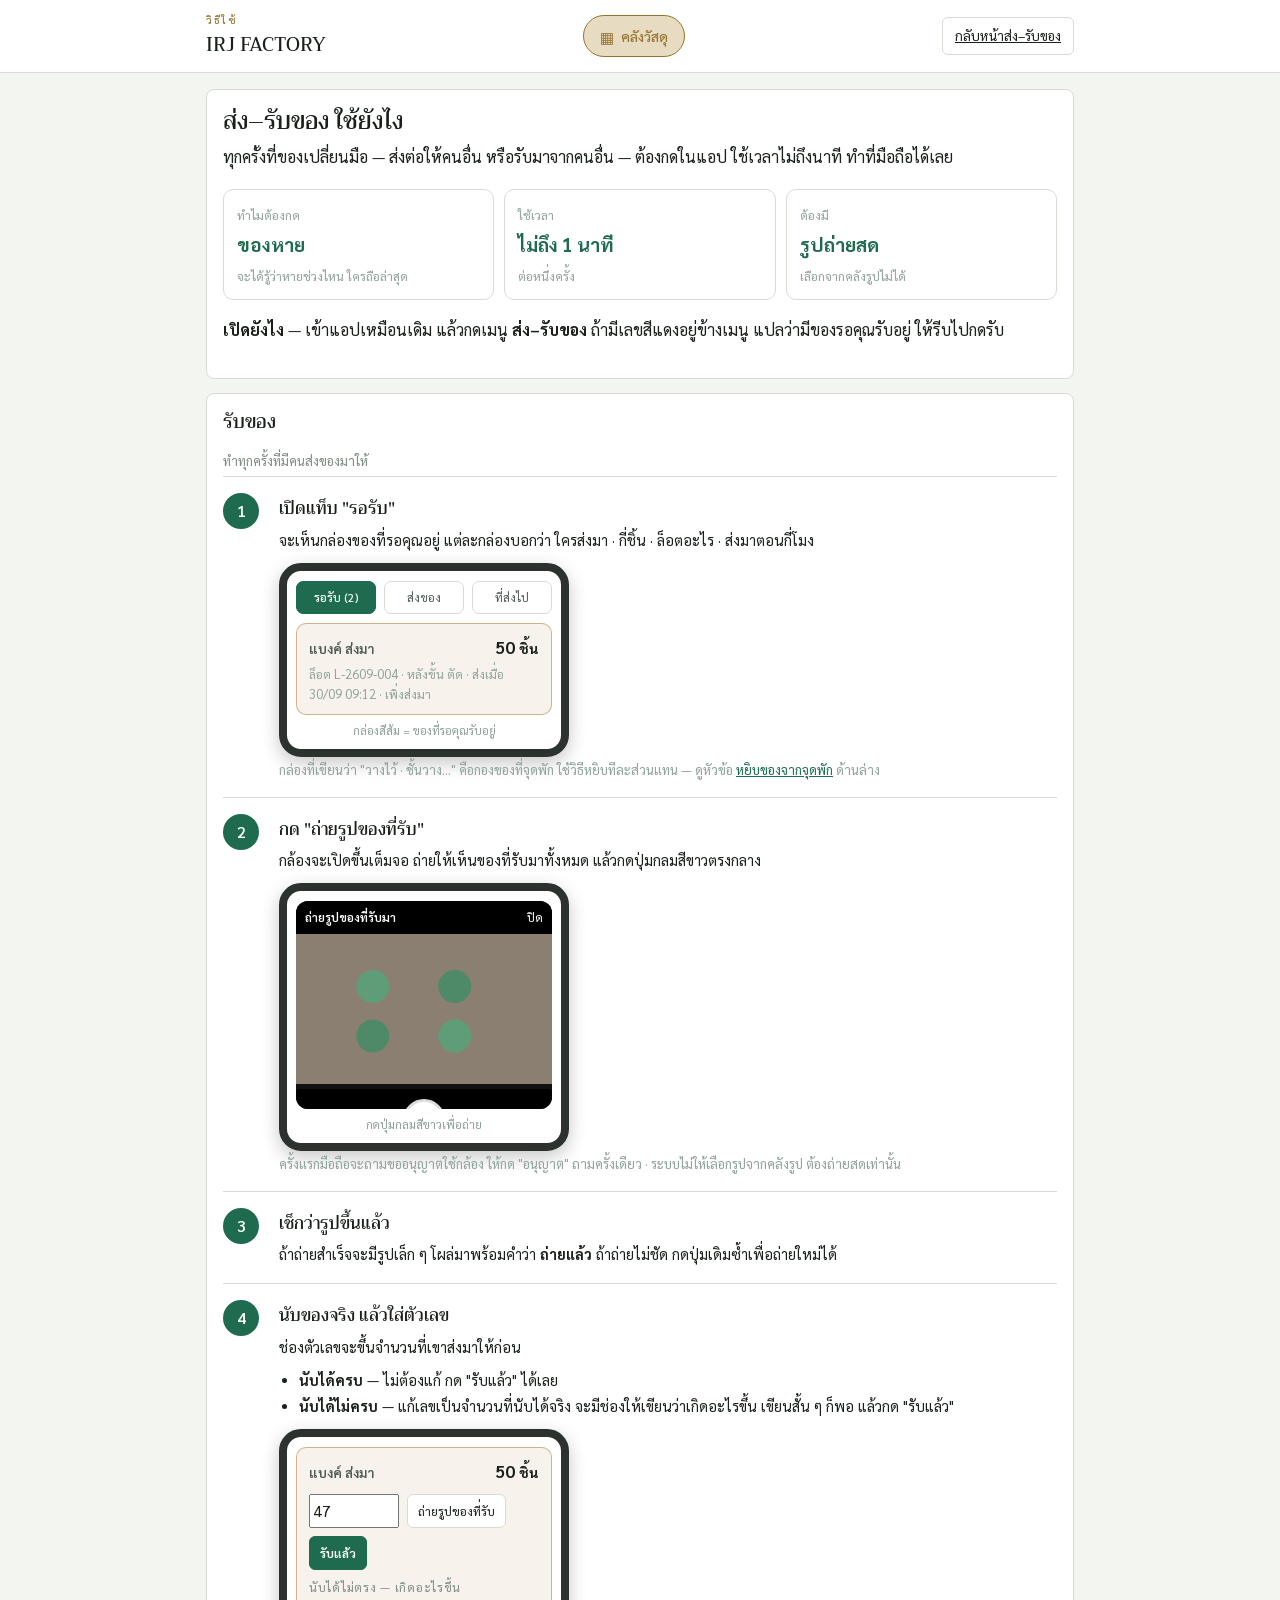
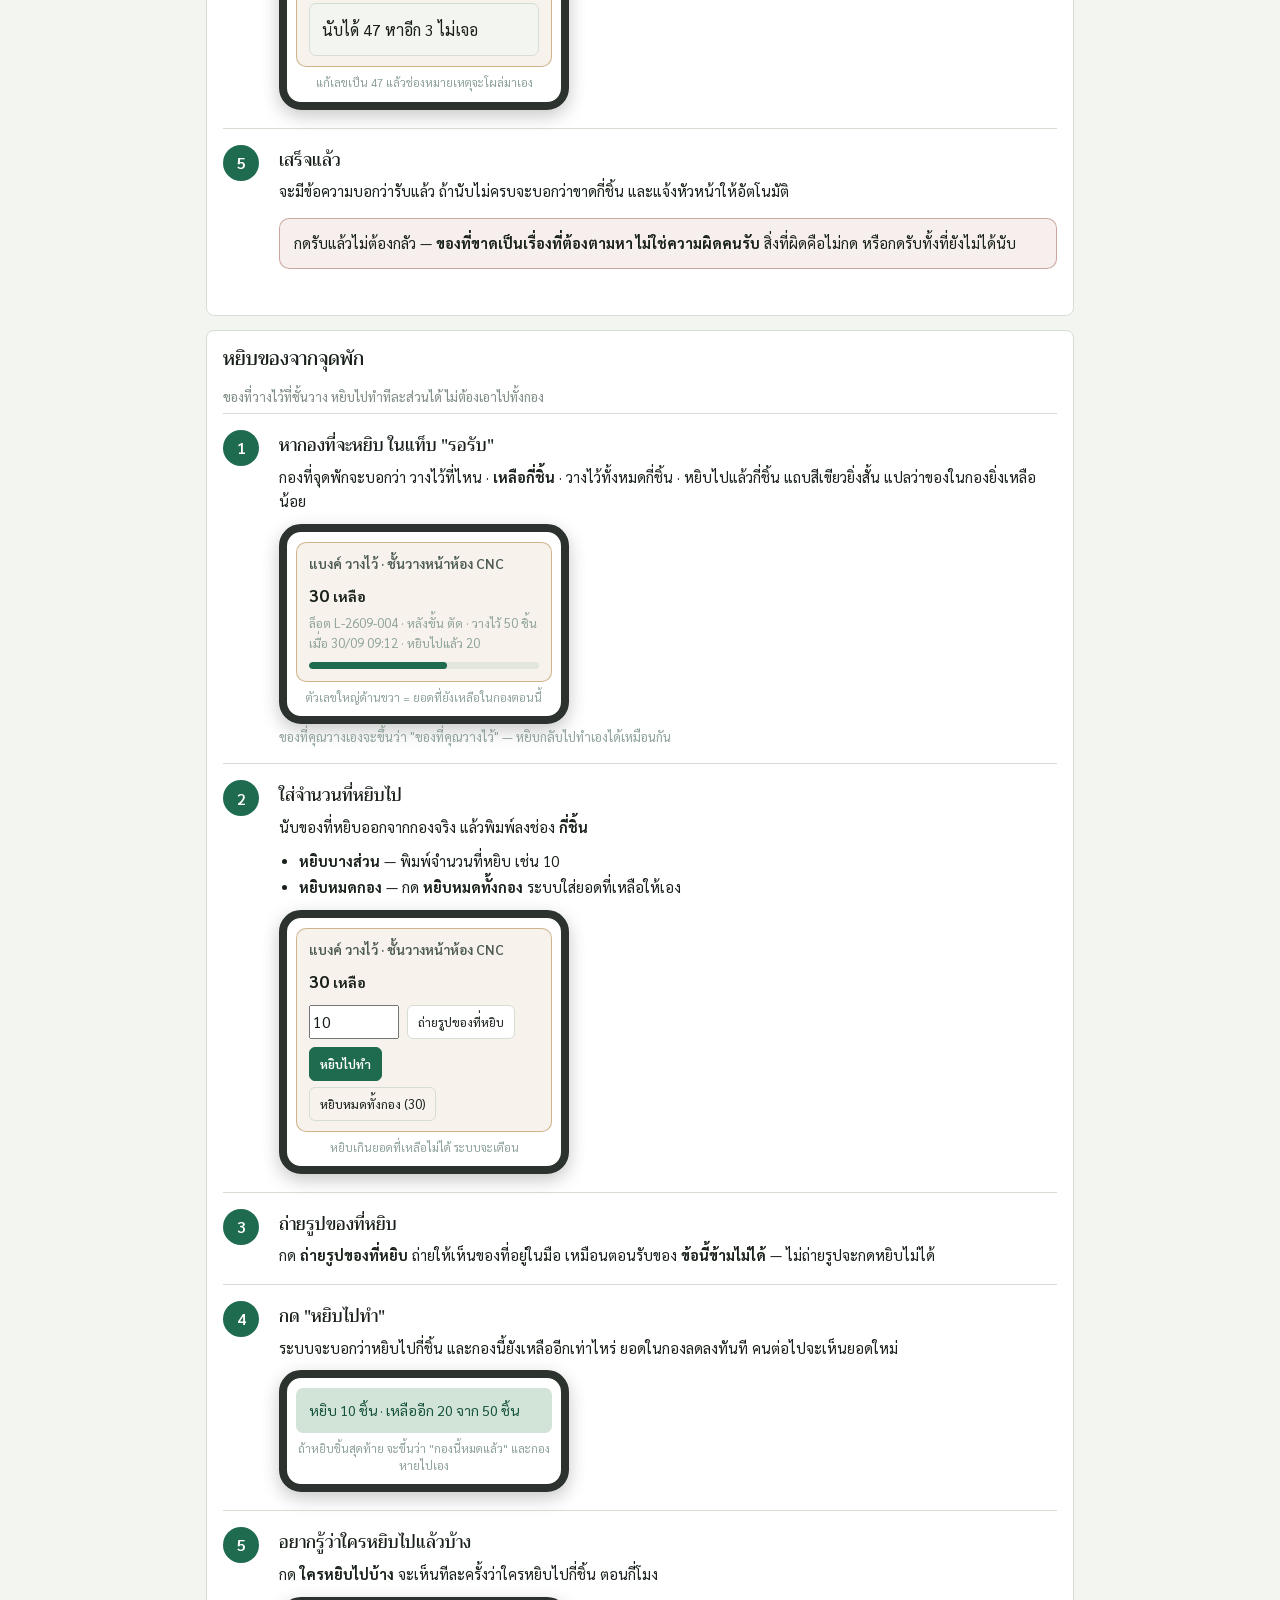
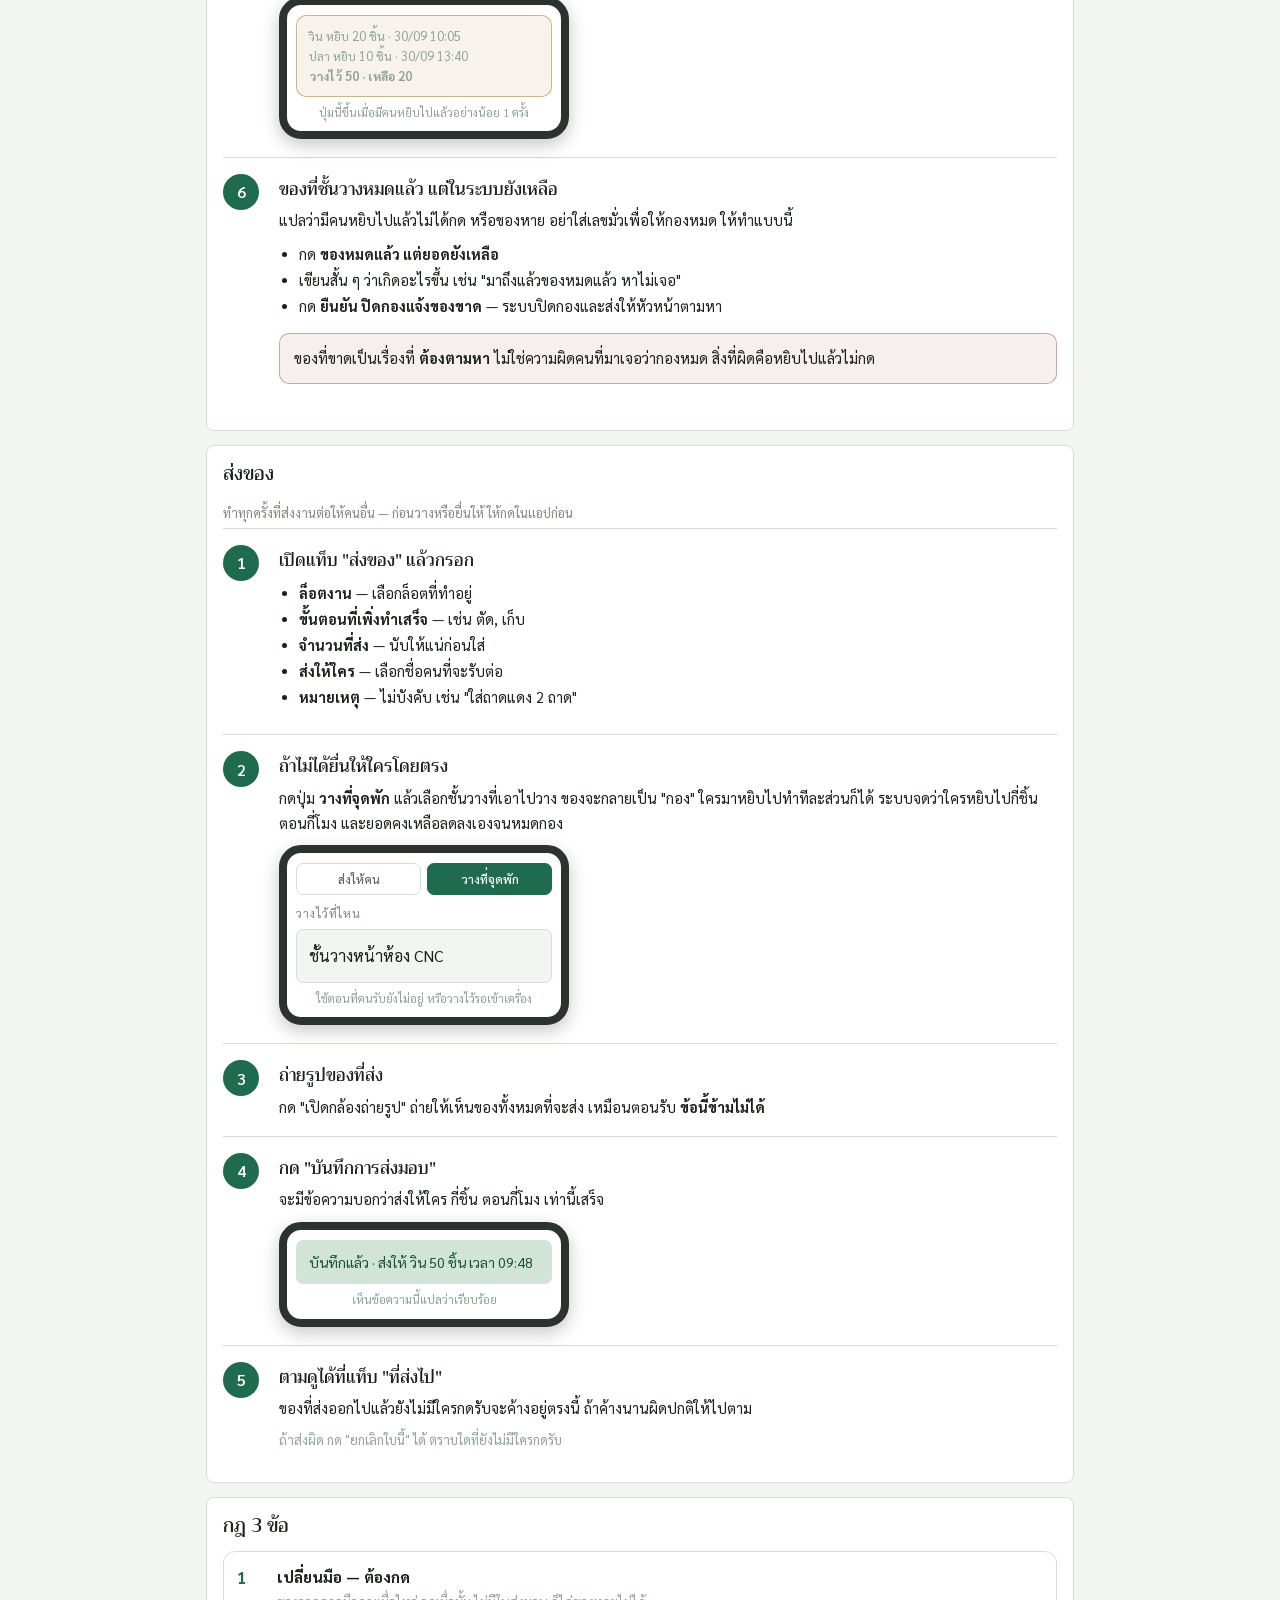
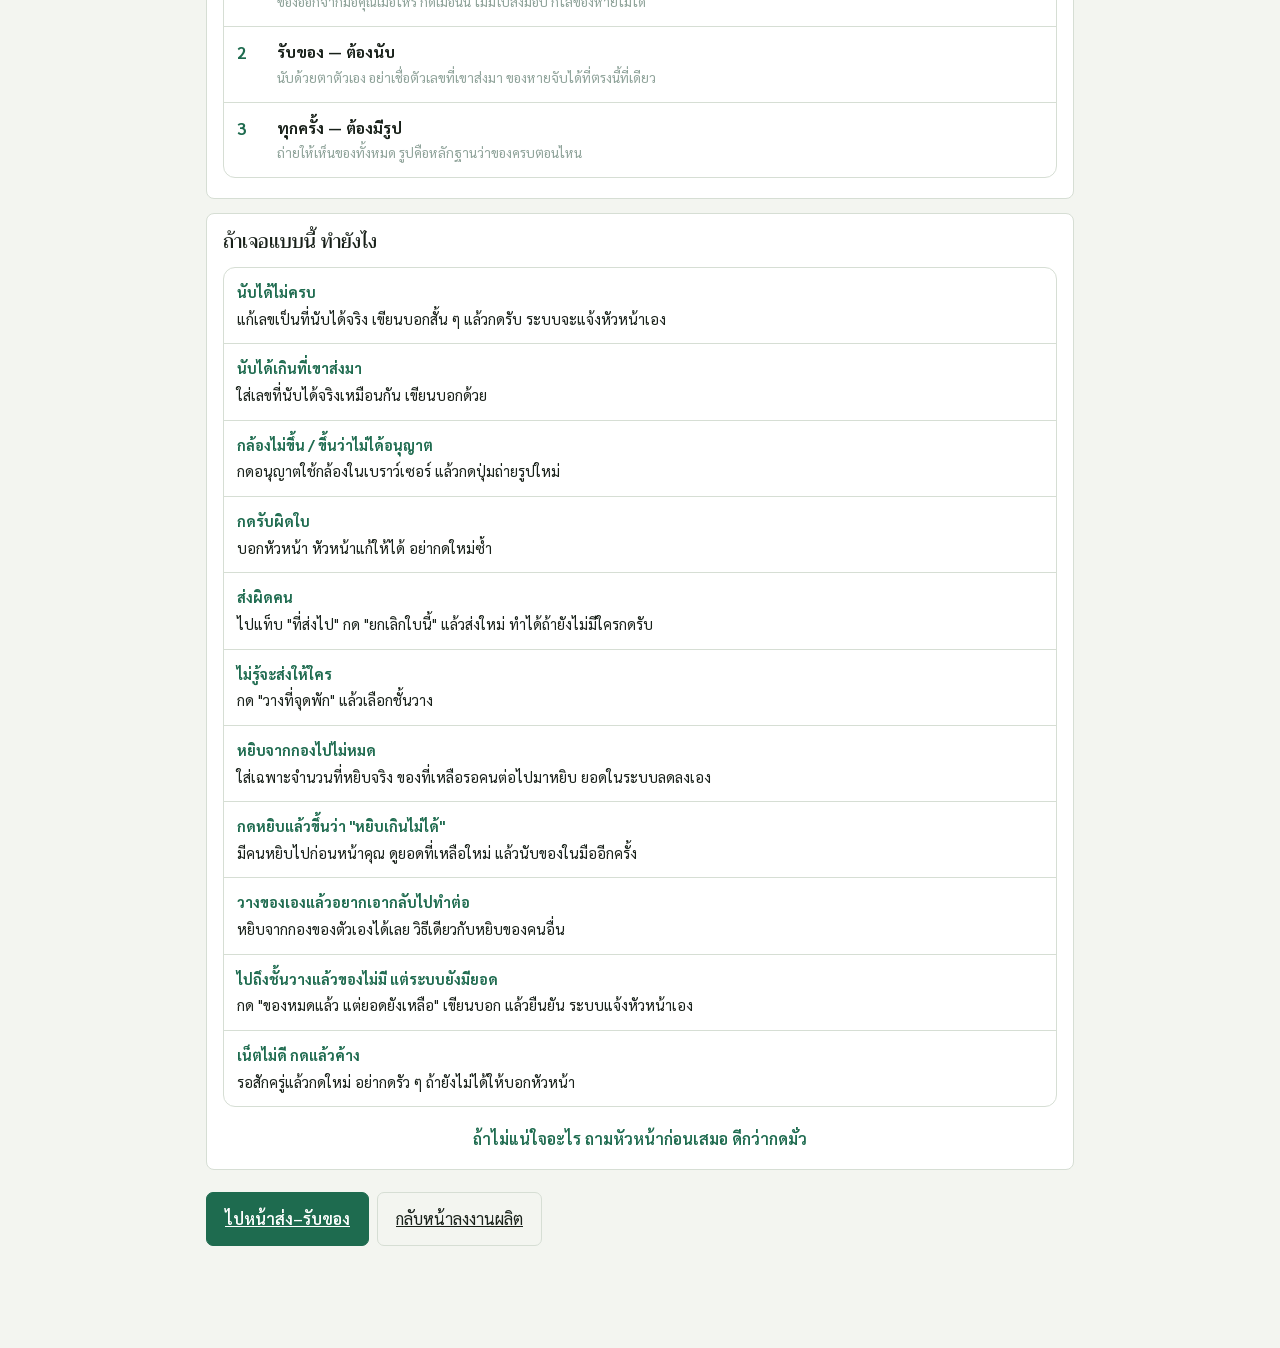
<file: handoff-help.html>
<!doctype html>
<html lang="th">
<head>
<meta charset="utf-8">
<meta name="viewport" content="width=device-width,initial-scale=1,viewport-fit=cover">
<meta name="theme-color" content="#1E6B4F">
<title>วิธีใช้ ส่ง–รับของ — โรงงานหยก</title>
<link rel="preconnect" href="https://fonts.googleapis.com">
<link rel="preconnect" href="https://fonts.gstatic.com" crossorigin>
<link rel="stylesheet" href="https://fonts.googleapis.com/css2?family=Trirong:wght@400;500;600&family=Sarabun:wght@300;400;500;600&display=swap">
<link rel="stylesheet" href="app.css?v=48">
<style>
  /* ---------- หน้าคู่มือ ---------- */
  .lead{font-size:16px;line-height:1.75;margin:0 0 18px}
  .why{display:grid;grid-template-columns:repeat(auto-fit,minmax(150px,1fr));gap:10px;margin:14px 0 6px}
  .why div{border:1px solid var(--line);border-radius:10px;padding:11px 13px;background:var(--surface)}
  .why b{display:block;font-size:19px;color:var(--jade);margin:2px 0 3px}
  .why span{font-size:12.5px;color:var(--dim,#8fa39a);line-height:1.5}

  .step{display:grid;grid-template-columns:44px 1fr;gap:12px;
        padding:16px 0;border-top:1px solid var(--line)}
  .step:first-of-type{border-top:0}
  .num{width:36px;height:36px;border-radius:50%;background:var(--jade);color:var(--on-jade);
       display:flex;align-items:center;justify-content:center;font-weight:600;font-size:16px}
  .step h3{margin:4px 0 6px;font-size:17px;line-height:1.45}
  .step p{margin:0 0 8px;line-height:1.7;font-size:14.5px}
  .step p:last-child{margin-bottom:0}
  .step .tip{font-size:13px;color:var(--dim,#8fa39a);line-height:1.65}
  .step ul{margin:6px 0 8px;padding-inline-start:20px;line-height:1.8;font-size:14.5px}

  /* จอมือถือจำลอง — ใช้คลาสเดียวกับแอปจริง หน้าตาจึงตรงกันเสมอ */
  .phone{max-width:290px;margin:10px 0 2px;border:8px solid #2c332f;border-radius:22px;
         background:var(--bg);padding:10px 9px;box-shadow:0 6px 18px rgba(0,0,0,.22)}
  .phone .cap{display:block;text-align:center;font-size:11.5px;color:var(--dim,#8fa39a);
              margin-top:7px;line-height:1.5}
  .phone .tabs{margin-bottom:9px}
  .phone .tab{padding:6px 8px;font-size:12px}
  .phone .hoff{margin-bottom:0}
  .phone .field{margin-bottom:8px}
  .phone .field label{font-size:12px}
  .phone .btn{font-size:12.5px;padding:6px 10px}
  .phone .hint{font-size:11.5px}
  .fakecam{border-radius:12px;overflow:hidden;background:#111}
  .fakecam .top{display:flex;justify-content:space-between;align-items:center;
                padding:7px 9px;color:#fff;font-size:12px;font-weight:600;background:#000}
  .fakecam .view{height:150px;background:
      radial-gradient(circle at 30% 35%,#5f9c78 16px,transparent 17px),
      radial-gradient(circle at 62% 35%,#4e8a68 16px,transparent 17px),
      radial-gradient(circle at 30% 68%,#4e8a68 16px,transparent 17px),
      radial-gradient(circle at 62% 68%,#5f9c78 16px,transparent 17px),
      #8a7f70}
  .fakecam .bar{display:grid;grid-template-columns:1fr auto 1fr;align-items:center;
                padding:10px;background:#000}
  .fakecam .shut{grid-column:2;width:42px;height:42px;border-radius:50%;background:#fff;
                 border:3px solid #ddd;justify-self:center}
  .fakecam .note{grid-column:3;justify-self:end;color:#9aa;font-size:10.5px}

  .rules{border:1px solid var(--line);border-radius:12px;overflow:hidden;margin:6px 0 4px}
  /* ต้องเป็นลูกโดยตรงเท่านั้น ไม่งั้นกริดจะไปโดน div ข้างในแล้วหัวข้อถูกบีบเป็นคอลัมน์แคบ */
  .rules > div{display:grid;grid-template-columns:30px 1fr;column-gap:10px;row-gap:3px;
               padding:13px;border-top:1px solid var(--line)}
  .rules > div:first-child{border-top:0}
  .rules i{grid-column:1;grid-row:1 / span 2;font-style:normal;font-weight:700;
           color:var(--jade);font-size:17px;line-height:1.5}
  .rules b{grid-column:2;font-size:15.5px;line-height:1.5}
  .rules span{grid-column:2;font-size:13.5px;color:var(--dim,#8fa39a);line-height:1.65}

  .qa{border:1px solid var(--line);border-radius:12px;overflow:hidden;margin:6px 0 4px}
  .qa > div{padding:12px 13px;border-top:1px solid var(--line);line-height:1.7;font-size:14.5px}
  .qa > div:first-child{border-top:0}
  .qa b{display:block;color:var(--jade);margin-bottom:2px}

  .warnbox{border:1px solid color-mix(in srgb,var(--alert,#c0392b) 40%,transparent);
    background:color-mix(in srgb,var(--alert,#c0392b) 8%,transparent);
    border-radius:10px;padding:12px 14px;line-height:1.7;font-size:14.5px;margin:14px 0}
  .backbar{display:flex;gap:8px;flex-wrap:wrap;margin:22px 0 6px}
  @media print{
    .topbar,.backbar,.nav{display:none!important}
    .phone{box-shadow:none;border-color:#999}
  }
</style>
</head>
<body>

<header class="topbar">
  <div class="topbar-in">
    <div class="brand">
      <span class="eyebrow">วิธีใช้</span>
      <span class="nm" id="factory">โรงงานหยก</span>
    </div>
    <div class="who">
      <a class="btn btn-sm btn-ghost" href="handoff.html">กลับหน้าส่ง–รับของ</a>
    </div>
  </div>
</header>

<main class="wrap">

  <section class="card">
    <h2 style="font-size:24px;margin-bottom:6px">ส่ง–รับของ ใช้ยังไง</h2>
    <p class="lead">
      ทุกครั้งที่ของเปลี่ยนมือ — ส่งต่อให้คนอื่น หรือรับมาจากคนอื่น — ต้องกดในแอป
      ใช้เวลาไม่ถึงนาที ทำที่มือถือได้เลย
    </p>

    <div class="why">
      <div><span>ทำไมต้องกด</span><b>ของหาย</b><span>จะได้รู้ว่าหายช่วงไหน ใครถือล่าสุด</span></div>
      <div><span>ใช้เวลา</span><b>ไม่ถึง 1 นาที</b><span>ต่อหนึ่งครั้ง</span></div>
      <div><span>ต้องมี</span><b>รูปถ่ายสด</b><span>เลือกจากคลังรูปไม่ได้</span></div>
    </div>

    <p class="lead" style="margin-top:16px">
      <b>เปิดยังไง</b> — เข้าแอปเหมือนเดิม แล้วกดเมนู <b>ส่ง–รับของ</b>
      ถ้ามีเลขสีแดงอยู่ข้างเมนู แปลว่ามีของรอคุณรับอยู่ ให้รีบไปกดรับ
    </p>
  </section>

  <!-- ==================== รับของ ==================== -->
  <section class="card">
    <div class="sec-head" style="display:block;margin-bottom:4px">
      <h2>รับของ</h2>
      <span class="hint">ทำทุกครั้งที่มีคนส่งของมาให้</span>
    </div>

    <div class="step">
      <span class="num">1</span>
      <div>
        <h3>เปิดแท็บ "รอรับ"</h3>
        <p>จะเห็นกล่องของที่รอคุณอยู่ แต่ละกล่องบอกว่า ใครส่งมา · กี่ชิ้น · ล็อตอะไร · ส่งมาตอนกี่โมง</p>
        <div class="phone">
          <div class="tabs" role="presentation">
            <button class="tab" aria-selected="true" type="button">รอรับ (2)</button>
            <button class="tab" aria-selected="false" type="button">ส่งของ</button>
            <button class="tab" aria-selected="false" type="button">ที่ส่งไป</button>
          </div>
          <div class="hoff wait">
            <div class="top"><span class="who">แบงค์ ส่งมา</span>
              <span class="qty">50 <small>ชิ้น</small></span></div>
            <div class="meta">ล็อต L-2609-004 · หลังขั้น ตัด · ส่งเมื่อ 30/09 09:12 · เพิ่งส่งมา</div>
          </div>
          <span class="cap">กล่องสีส้ม = ของที่รอคุณรับอยู่</span>
        </div>
        <p class="tip">กล่องที่เขียนว่า "วางไว้ · ชั้นวาง..." คือกองของที่จุดพัก
          ใช้วิธีหยิบทีละส่วนแทน — ดูหัวข้อ <a href="#pile">หยิบของจากจุดพัก</a> ด้านล่าง</p>
      </div>
    </div>

    <div class="step">
      <span class="num">2</span>
      <div>
        <h3>กด "ถ่ายรูปของที่รับ"</h3>
        <p>กล้องจะเปิดขึ้นเต็มจอ ถ่ายให้เห็นของที่รับมาทั้งหมด แล้วกดปุ่มกลมสีขาวตรงกลาง</p>
        <div class="phone">
          <div class="fakecam">
            <div class="top"><span>ถ่ายรูปของที่รับมา</span><span style="font-weight:400">ปิด</span></div>
            <div class="view"></div>
            <div class="bar"><span class="shut"></span><span class="note">ถ่ายสดเท่านั้น</span></div>
          </div>
          <span class="cap">กดปุ่มกลมสีขาวเพื่อถ่าย</span>
        </div>
        <p class="tip">ครั้งแรกมือถือจะถามขออนุญาตใช้กล้อง ให้กด "อนุญาต" ถามครั้งเดียว ·
          ระบบไม่ให้เลือกรูปจากคลังรูป ต้องถ่ายสดเท่านั้น</p>
      </div>
    </div>

    <div class="step">
      <span class="num">3</span>
      <div>
        <h3>เช็กว่ารูปขึ้นแล้ว</h3>
        <p>ถ้าถ่ายสำเร็จจะมีรูปเล็ก ๆ โผล่มาพร้อมคำว่า <b>ถ่ายแล้ว</b>
          ถ้าถ่ายไม่ชัด กดปุ่มเดิมซ้ำเพื่อถ่ายใหม่ได้</p>
      </div>
    </div>

    <div class="step">
      <span class="num">4</span>
      <div>
        <h3>นับของจริง แล้วใส่ตัวเลข</h3>
        <p>ช่องตัวเลขจะขึ้นจำนวนที่เขาส่งมาให้ก่อน</p>
        <ul>
          <li><b>นับได้ครบ</b> — ไม่ต้องแก้ กด "รับแล้ว" ได้เลย</li>
          <li><b>นับได้ไม่ครบ</b> — แก้เลขเป็นจำนวนที่นับได้จริง จะมีช่องให้เขียนว่าเกิดอะไรขึ้น
            เขียนสั้น ๆ ก็พอ แล้วกด "รับแล้ว"</li>
        </ul>
        <div class="phone">
          <div class="hoff wait">
            <div class="top"><span class="who">แบงค์ ส่งมา</span>
              <span class="qty">50 <small>ชิ้น</small></span></div>
            <div class="act" style="margin-top:8px">
              <input type="text" value="47" readonly style="max-width:90px" aria-label="จำนวนที่นับได้">
              <button class="btn btn-sm" type="button">ถ่ายรูปของที่รับ</button>
              <button class="btn btn-sm btn-primary" type="button">รับแล้ว</button>
            </div>
            <div class="field" style="margin-top:8px;margin-bottom:0">
              <label>นับได้ไม่ตรง — เกิดอะไรขึ้น</label>
              <input type="text" value="นับได้ 47 หาอีก 3 ไม่เจอ" readonly>
            </div>
          </div>
          <span class="cap">แก้เลขเป็น 47 แล้วช่องหมายเหตุจะโผล่มาเอง</span>
        </div>
      </div>
    </div>

    <div class="step">
      <span class="num">5</span>
      <div>
        <h3>เสร็จแล้ว</h3>
        <p>จะมีข้อความบอกว่ารับแล้ว ถ้านับไม่ครบจะบอกว่าขาดกี่ชิ้น และแจ้งหัวหน้าให้อัตโนมัติ</p>
        <div class="warnbox">
          กดรับแล้วไม่ต้องกลัว — <b>ของที่ขาดเป็นเรื่องที่ต้องตามหา ไม่ใช่ความผิดคนรับ</b>
          สิ่งที่ผิดคือไม่กด หรือกดรับทั้งที่ยังไม่ได้นับ
        </div>
      </div>
    </div>
  </section>

  <!-- ==================== หยิบจากจุดพัก ==================== -->
  <section class="card" id="pile">
    <div class="sec-head" style="display:block;margin-bottom:4px">
      <h2>หยิบของจากจุดพัก</h2>
      <span class="hint">ของที่วางไว้ที่ชั้นวาง หยิบไปทำทีละส่วนได้ ไม่ต้องเอาไปทั้งกอง</span>
    </div>

    <div class="step">
      <span class="num">1</span>
      <div>
        <h3>หากองที่จะหยิบ ในแท็บ "รอรับ"</h3>
        <p>กองที่จุดพักจะบอกว่า วางไว้ที่ไหน · <b>เหลือกี่ชิ้น</b> · วางไว้ทั้งหมดกี่ชิ้น · หยิบไปแล้วกี่ชิ้น
          แถบสีเขียวยิ่งสั้น แปลว่าของในกองยิ่งเหลือน้อย</p>
        <div class="phone">
          <div class="hoff pile wait">
            <div class="top"><span class="who">แบงค์ วางไว้ · ชั้นวางหน้าห้อง CNC</span>
              <span class="qty">30 <small>เหลือ</small></span></div>
            <div class="meta">ล็อต L-2609-004 · หลังขั้น ตัด · วางไว้ 50 ชิ้น เมื่อ 30/09 09:12 · หยิบไปแล้ว 20</div>
            <div class="bar"><span style="width:60%"></span></div>
          </div>
          <span class="cap">ตัวเลขใหญ่ด้านขวา = ยอดที่ยังเหลือในกองตอนนี้</span>
        </div>
        <p class="tip">ของที่คุณวางเองจะขึ้นว่า "ของที่คุณวางไว้" — หยิบกลับไปทำเองได้เหมือนกัน</p>
      </div>
    </div>

    <div class="step">
      <span class="num">2</span>
      <div>
        <h3>ใส่จำนวนที่หยิบไป</h3>
        <p>นับของที่หยิบออกจากกองจริง แล้วพิมพ์ลงช่อง <b>กี่ชิ้น</b></p>
        <ul>
          <li><b>หยิบบางส่วน</b> — พิมพ์จำนวนที่หยิบ เช่น 10</li>
          <li><b>หยิบหมดกอง</b> — กด <b>หยิบหมดทั้งกอง</b> ระบบใส่ยอดที่เหลือให้เอง</li>
        </ul>
        <div class="phone">
          <div class="hoff pile wait">
            <div class="top"><span class="who">แบงค์ วางไว้ · ชั้นวางหน้าห้อง CNC</span>
              <span class="qty">30 <small>เหลือ</small></span></div>
            <div class="act">
              <input type="text" value="10" readonly style="max-width:90px" aria-label="หยิบไปกี่ชิ้น">
              <button class="btn btn-sm" type="button">ถ่ายรูปของที่หยิบ</button>
              <button class="btn btn-sm btn-primary" type="button">หยิบไปทำ</button>
            </div>
            <div class="act" style="margin-top:6px">
              <button class="btn btn-sm btn-ghost" type="button">หยิบหมดทั้งกอง (30)</button>
            </div>
          </div>
          <span class="cap">หยิบเกินยอดที่เหลือไม่ได้ ระบบจะเตือน</span>
        </div>
      </div>
    </div>

    <div class="step">
      <span class="num">3</span>
      <div>
        <h3>ถ่ายรูปของที่หยิบ</h3>
        <p>กด <b>ถ่ายรูปของที่หยิบ</b> ถ่ายให้เห็นของที่อยู่ในมือ เหมือนตอนรับของ
          <b>ข้อนี้ข้ามไม่ได้</b> — ไม่ถ่ายรูปจะกดหยิบไม่ได้</p>
      </div>
    </div>

    <div class="step">
      <span class="num">4</span>
      <div>
        <h3>กด "หยิบไปทำ"</h3>
        <p>ระบบจะบอกว่าหยิบไปกี่ชิ้น และกองนี้ยังเหลืออีกเท่าไหร่ ยอดในกองลดลงทันที คนต่อไปจะเห็นยอดใหม่</p>
        <div class="phone">
          <div class="msg ok" style="margin:0">หยิบ 10 ชิ้น · เหลืออีก 20 จาก 50 ชิ้น</div>
          <span class="cap">ถ้าหยิบชิ้นสุดท้าย จะขึ้นว่า "กองนี้หมดแล้ว" และกองหายไปเอง</span>
        </div>
      </div>
    </div>

    <div class="step">
      <span class="num">5</span>
      <div>
        <h3>อยากรู้ว่าใครหยิบไปแล้วบ้าง</h3>
        <p>กด <b>ใครหยิบไปบ้าง</b> จะเห็นทีละครั้งว่าใครหยิบไปกี่ชิ้น ตอนกี่โมง</p>
        <div class="phone">
          <div class="hoff pile wait">
            <div class="meta" style="margin-top:0">
              วิน หยิบ 20 ชิ้น · 30/09 10:05<br>
              ปลา หยิบ 10 ชิ้น · 30/09 13:40<br>
              <b>วางไว้ 50 · เหลือ 20</b>
            </div>
          </div>
          <span class="cap">ปุ่มนี้ขึ้นเมื่อมีคนหยิบไปแล้วอย่างน้อย 1 ครั้ง</span>
        </div>
      </div>
    </div>

    <div class="step">
      <span class="num">6</span>
      <div>
        <h3>ของที่ชั้นวางหมดแล้ว แต่ในระบบยังเหลือ</h3>
        <p>แปลว่ามีคนหยิบไปแล้วไม่ได้กด หรือของหาย อย่าใส่เลขมั่วเพื่อให้กองหมด ให้ทำแบบนี้</p>
        <ul>
          <li>กด <b>ของหมดแล้ว แต่ยอดยังเหลือ</b></li>
          <li>เขียนสั้น ๆ ว่าเกิดอะไรขึ้น เช่น "มาถึงแล้วของหมดแล้ว หาไม่เจอ"</li>
          <li>กด <b>ยืนยัน ปิดกองแจ้งของขาด</b> — ระบบปิดกองและส่งให้หัวหน้าตามหา</li>
        </ul>
        <div class="warnbox">
          ของที่ขาดเป็นเรื่องที่ <b>ต้องตามหา</b> ไม่ใช่ความผิดคนที่มาเจอว่ากองหมด
          สิ่งที่ผิดคือหยิบไปแล้วไม่กด
        </div>
      </div>
    </div>
  </section>

  <!-- ==================== ส่งของ ==================== -->
  <section class="card">
    <div class="sec-head" style="display:block;margin-bottom:4px">
      <h2>ส่งของ</h2>
      <span class="hint">ทำทุกครั้งที่ส่งงานต่อให้คนอื่น — ก่อนวางหรือยื่นให้ ให้กดในแอปก่อน</span>
    </div>

    <div class="step">
      <span class="num">1</span>
      <div>
        <h3>เปิดแท็บ "ส่งของ" แล้วกรอก</h3>
        <ul>
          <li><b>ล็อตงาน</b> — เลือกล็อตที่ทำอยู่</li>
          <li><b>ขั้นตอนที่เพิ่งทำเสร็จ</b> — เช่น ตัด, เก็บ</li>
          <li><b>จำนวนที่ส่ง</b> — นับให้แน่ก่อนใส่</li>
          <li><b>ส่งให้ใคร</b> — เลือกชื่อคนที่จะรับต่อ</li>
          <li><b>หมายเหตุ</b> — ไม่บังคับ เช่น "ใส่ถาดแดง 2 ถาด"</li>
        </ul>
      </div>
    </div>

    <div class="step">
      <span class="num">2</span>
      <div>
        <h3>ถ้าไม่ได้ยื่นให้ใครโดยตรง</h3>
        <p>กดปุ่ม <b>วางที่จุดพัก</b> แล้วเลือกชั้นวางที่เอาไปวาง
          ของจะกลายเป็น "กอง" ใครมาหยิบไปทำทีละส่วนก็ได้ ระบบจดว่าใครหยิบไปกี่ชิ้น ตอนกี่โมง
          และยอดคงเหลือลดลงเองจนหมดกอง</p>
        <div class="phone">
          <div class="tabs sm" role="presentation" style="margin-bottom:9px">
            <button class="tab" aria-selected="false" type="button">ส่งให้คน</button>
            <button class="tab" aria-selected="true" type="button">วางที่จุดพัก</button>
          </div>
          <div class="field" style="margin-bottom:0">
            <label>วางไว้ที่ไหน</label>
            <input type="text" value="ชั้นวางหน้าห้อง CNC" readonly>
          </div>
          <span class="cap">ใช้ตอนที่คนรับยังไม่อยู่ หรือวางไว้รอเข้าเครื่อง</span>
        </div>
      </div>
    </div>

    <div class="step">
      <span class="num">3</span>
      <div>
        <h3>ถ่ายรูปของที่ส่ง</h3>
        <p>กด "เปิดกล้องถ่ายรูป" ถ่ายให้เห็นของทั้งหมดที่จะส่ง เหมือนตอนรับ
          <b>ข้อนี้ข้ามไม่ได้</b></p>
      </div>
    </div>

    <div class="step">
      <span class="num">4</span>
      <div>
        <h3>กด "บันทึกการส่งมอบ"</h3>
        <p>จะมีข้อความบอกว่าส่งให้ใคร กี่ชิ้น ตอนกี่โมง เท่านี้เสร็จ</p>
        <div class="phone">
          <div class="msg ok" style="margin:0">บันทึกแล้ว · ส่งให้ วิน 50 ชิ้น เวลา 09:48</div>
          <span class="cap">เห็นข้อความนี้แปลว่าเรียบร้อย</span>
        </div>
      </div>
    </div>

    <div class="step">
      <span class="num">5</span>
      <div>
        <h3>ตามดูได้ที่แท็บ "ที่ส่งไป"</h3>
        <p>ของที่ส่งออกไปแล้วยังไม่มีใครกดรับจะค้างอยู่ตรงนี้ ถ้าค้างนานผิดปกติให้ไปตาม</p>
        <p class="tip">ถ้าส่งผิด กด "ยกเลิกใบนี้" ได้ ตราบใดที่ยังไม่มีใครกดรับ</p>
      </div>
    </div>
  </section>

  <!-- ==================== ข้อควรจำ ==================== -->
  <section class="card">
    <h2>กฎ 3 ข้อ</h2>
    <div class="rules">
      <div><i>1</i><b>เปลี่ยนมือ — ต้องกด</b>
        <span>ของออกจากมือคุณเมื่อไหร่ กดเมื่อนั้น ไม่มีใบส่งมอบ ก็ไล่ของหายไม่ได้</span></div>
      <div><i>2</i><b>รับของ — ต้องนับ</b>
        <span>นับด้วยตาตัวเอง อย่าเชื่อตัวเลขที่เขาส่งมา ของหายจับได้ที่ตรงนี้ที่เดียว</span></div>
      <div><i>3</i><b>ทุกครั้ง — ต้องมีรูป</b>
        <span>ถ่ายให้เห็นของทั้งหมด รูปคือหลักฐานว่าของครบตอนไหน</span></div>
    </div>
  </section>

  <section class="card">
    <h2>ถ้าเจอแบบนี้ ทำยังไง</h2>
    <div class="qa">
      <div><b>นับได้ไม่ครบ</b>แก้เลขเป็นที่นับได้จริง เขียนบอกสั้น ๆ แล้วกดรับ ระบบจะแจ้งหัวหน้าเอง</div>
      <div><b>นับได้เกินที่เขาส่งมา</b>ใส่เลขที่นับได้จริงเหมือนกัน เขียนบอกด้วย</div>
      <div><b>กล้องไม่ขึ้น / ขึ้นว่าไม่ได้อนุญาต</b>กดอนุญาตใช้กล้องในเบราว์เซอร์ แล้วกดปุ่มถ่ายรูปใหม่</div>
      <div><b>กดรับผิดใบ</b>บอกหัวหน้า หัวหน้าแก้ให้ได้ อย่ากดใหม่ซ้ำ</div>
      <div><b>ส่งผิดคน</b>ไปแท็บ "ที่ส่งไป" กด "ยกเลิกใบนี้" แล้วส่งใหม่ ทำได้ถ้ายังไม่มีใครกดรับ</div>
      <div><b>ไม่รู้จะส่งให้ใคร</b>กด "วางที่จุดพัก" แล้วเลือกชั้นวาง</div>
      <div><b>หยิบจากกองไปไม่หมด</b>ใส่เฉพาะจำนวนที่หยิบจริง ของที่เหลือรอคนต่อไปมาหยิบ ยอดในระบบลดลงเอง</div>
      <div><b>กดหยิบแล้วขึ้นว่า "หยิบเกินไม่ได้"</b>มีคนหยิบไปก่อนหน้าคุณ ดูยอดที่เหลือใหม่ แล้วนับของในมืออีกครั้ง</div>
      <div><b>วางของเองแล้วอยากเอากลับไปทำต่อ</b>หยิบจากกองของตัวเองได้เลย วิธีเดียวกับหยิบของคนอื่น</div>
      <div><b>ไปถึงชั้นวางแล้วของไม่มี แต่ระบบยังมียอด</b>กด "ของหมดแล้ว แต่ยอดยังเหลือ" เขียนบอก แล้วยืนยัน ระบบแจ้งหัวหน้าเอง</div>
      <div><b>เน็ตไม่ดี กดแล้วค้าง</b>รอสักครู่แล้วกดใหม่ อย่ากดรัว ๆ ถ้ายังไม่ได้ให้บอกหัวหน้า</div>
    </div>
    <p class="lead" style="text-align:center;margin:18px 0 0;color:var(--jade);font-weight:600">
      ถ้าไม่แน่ใจอะไร ถามหัวหน้าก่อนเสมอ ดีกว่ากดมั่ว
    </p>
  </section>

  <div class="backbar">
    <a class="btn btn-primary" href="handoff.html">ไปหน้าส่ง–รับของ</a>
    <a class="btn btn-ghost" href="index.html">กลับหน้าลงงานผลิต</a>
  </div>
</main>

<script src="config.js?v=48"></script>
<script src="api.js?v=48"></script>
<script>
(function () {
  "use strict";
  var J = window.JADE;
  var f = document.getElementById("factory");
  if (f && J) f.textContent = J.factory;
})();
</script>
</body>
</html>
</file>
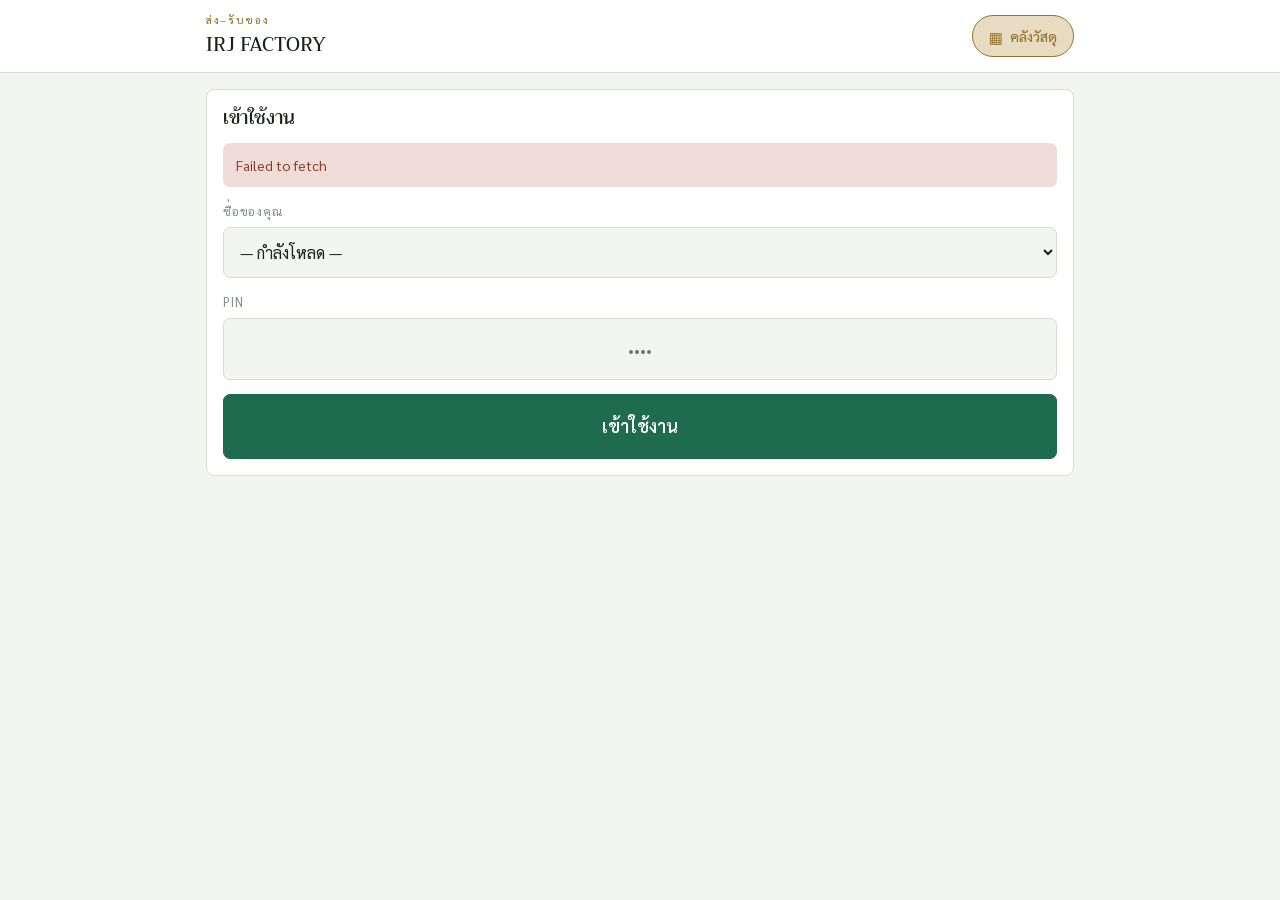
<file: handoff.html>
<!doctype html>
<html lang="th">
<head>
<meta charset="utf-8">
<meta name="viewport" content="width=device-width,initial-scale=1,viewport-fit=cover">
<meta name="theme-color" content="#1E6B4F">
<title>ส่ง–รับของ — โรงงานหยก</title>
<link rel="preconnect" href="https://fonts.googleapis.com">
<link rel="preconnect" href="https://fonts.gstatic.com" crossorigin>
<link rel="stylesheet" href="https://fonts.googleapis.com/css2?family=Trirong:wght@400;500;600&family=Sarabun:wght@300;400;500;600&display=swap">
<link rel="stylesheet" href="app.css?v=48">
</head>
<body>

<header class="topbar">
  <div class="topbar-in">
    <div class="brand">
      <span class="eyebrow">ส่ง–รับของ</span>
      <span class="nm" id="factory">โรงงานหยก</span>
    </div>
    <div class="who" id="who" hidden>
      <span>สวัสดี <b id="who-name"></b></span>
      <a class="btn btn-sm btn-ghost" href="handoff-help.html">วิธีใช้</a>
      <button class="btn btn-sm btn-ghost" id="logout" type="button">ออก</button>
    </div>
  </div>
</header>

<main class="wrap">

  <nav class="nav" id="nav" hidden>
    <a href="index.html">ลงงานผลิต</a>
    <a href="admin.html">หน้าหัวหน้า</a>
    <a href="review.html">ตรวจงาน</a>
    <a href="dashboard.html">แดชบอร์ด</a>
    <a href="people.html">พนักงาน</a>
    <a href="cost.html">ต้นทุน</a>
    <a href="manage.html">ตั้งค่า</a>
    <a href="log.html">Log</a>
  </nav>

  <section id="login" class="card">
    <h2>เข้าใช้งาน</h2>
    <div class="msg err" id="login-msg" hidden></div>
    <div class="field">
      <label for="l-name">ชื่อของคุณ</label>
      <select id="l-name"><option value="">— กำลังโหลด —</option></select>
    </div>
    <div class="field">
      <label for="l-pin">PIN</label>
      <input id="l-pin" type="password" inputmode="numeric" autocomplete="current-password" placeholder="••••">
    </div>
    <button class="btn btn-primary btn-lg" id="l-go" type="button">เข้าใช้งาน</button>
  </section>

  <section id="app" hidden>

    <div class="card">
      <div class="tabs" role="tablist">
        <button class="tab" id="tab-in" role="tab" aria-selected="true" type="button">รอรับ</button>
        <button class="tab" id="tab-send" role="tab" aria-selected="false" type="button">ส่งของ</button>
        <button class="tab" id="tab-out" role="tab" aria-selected="false" type="button">ที่ส่งไป</button>
      </div>

      <!-- ---------- รอรับ ---------- -->
      <div id="pane-in">
        <p class="hint">ของที่มีคนส่งมาให้ หรือวางไว้ที่จุดพัก · กดรับแล้วต้องนับจำนวนจริงกับถ่ายรูป ·
          กองที่จุดพักหยิบไปทีละส่วนได้ ยอดคงเหลือลดลงเอง ·
          <a href="handoff-help.html">ดูวิธีใช้</a></p>
        <div class="msg" id="in-msg" hidden></div>
        <div id="in-list"><p class="hint">กำลังโหลด…</p></div>

        <h2 style="margin-top:22px">รับไว้แล้ว 7 วันล่าสุด</h2>
        <div id="recv-list"><p class="hint">—</p></div>
      </div>

      <!-- ---------- ส่งของ ---------- -->
      <div id="pane-send" hidden>
        <div class="msg" id="send-msg" hidden></div>

        <div class="field">
          <label for="f-lot">ล็อตงาน</label>
          <select id="f-lot"><option value="">— เลือกล็อต —</option></select>
        </div>

        <div class="two">
          <div class="field">
            <label for="f-step">ขั้นตอนที่เพิ่งทำเสร็จ</label>
            <select id="f-step"><option value="">— ไม่ระบุ —</option></select>
          </div>
          <div class="field">
            <label for="f-qty">จำนวนที่ส่ง (ชิ้น)</label>
            <input id="f-qty" type="number" inputmode="numeric" min="1" step="1" placeholder="0">
          </div>
        </div>

        <div class="tabs sm" id="dest-mode" style="margin:4px 0 10px">
          <button class="tab" id="d-person" aria-selected="true" type="button">ส่งให้คน</button>
          <button class="tab" id="d-place" aria-selected="false" type="button">วางที่จุดพัก</button>
        </div>

        <div class="field" id="wrap-to">
          <label for="f-to">ส่งให้ใคร</label>
          <select id="f-to"><option value="">— เลือกคน —</option></select>
        </div>

        <div class="field" id="wrap-place" hidden>
          <label for="f-place">วางไว้ที่ไหน</label>
          <select id="f-place"><option value="">— เลือกจุดพัก —</option></select>
          <span class="hint">ใครมาหยิบก็กดรับได้ ระบบจดว่าใครหยิบ กี่โมง</span>
        </div>

        <div class="field">
          <label for="f-note">หมายเหตุ (ไม่บังคับ)</label>
          <input id="f-note" type="text" placeholder="เช่น แยกใส่ถาด 2 ถาด">
        </div>

        <div class="field">
          <label>รูปของที่ส่ง — บังคับ</label>
          <div style="display:flex;gap:8px;align-items:center;flex-wrap:wrap">
            <button class="btn btn-sm" id="send-shot" type="button">เปิดกล้องถ่ายรูป</button>
            <span id="send-shot-ok"></span>
          </div>
          <span class="hint">ต้องถ่ายสดเท่านั้น เลือกจากคลังรูปไม่ได้ · รูปจะมีเวลาประทับไว้</span>
        </div>

        <button class="btn btn-primary btn-lg" id="send-go" type="button">บันทึกการส่งมอบ</button>
      </div>

      <!-- ---------- ที่ส่งไป ---------- -->
      <div id="pane-out" hidden>
        <p class="hint">ของที่ส่งออกไปแล้ว ยังไม่มีใครกดรับ</p>
        <div class="msg" id="out-msg" hidden></div>
        <div id="out-list"><p class="hint">กำลังโหลด…</p></div>
      </div>
    </div>
  </section>
</main>

<script src="config.js?v=48"></script>
<script src="api.js?v=48"></script>
<script>
(function () {
  "use strict";
  var J = window.JADE;
  var $ = function (id) { return document.getElementById(id); };
  var boot = null, data = null, sendShot = null, dest = "person";

  $("factory").textContent = J.factory;

  /* ---------- แท็บ ---------- */
  function pickTab(which) {
    [["in", "tab-in", "pane-in"], ["send", "tab-send", "pane-send"], ["out", "tab-out", "pane-out"]]
      .forEach(function (t) {
        var on = t[0] === which;
        $(t[1]).setAttribute("aria-selected", on ? "true" : "false");
        $(t[2]).hidden = !on;
      });
  }
  $("tab-in").addEventListener("click", function () { pickTab("in"); });
  $("tab-send").addEventListener("click", function () { pickTab("send"); });
  $("tab-out").addEventListener("click", function () { pickTab("out"); });

  $("d-person").addEventListener("click", function () { setDest("person"); });
  $("d-place").addEventListener("click", function () { setDest("place"); });
  function setDest(d) {
    dest = d;
    $("d-person").setAttribute("aria-selected", d === "person" ? "true" : "false");
    $("d-place").setAttribute("aria-selected", d === "place" ? "true" : "false");
    $("wrap-to").hidden = d !== "person";
    $("wrap-place").hidden = d !== "place";
  }

  /* ---------- เข้าใช้งาน ---------- */
  function loadBoot() {
    return J.rpc("app_bootstrap").then(function (d) {
      boot = d;
      $("l-name").innerHTML = '<option value="">— เลือกชื่อ —</option>' +
        d.employees.map(function (e) {
          return '<option value="' + J.esc(e.name) + '">' + J.esc(e.name) + "</option>";
        }).join("");
      var saved = J.me.get();
      if (saved.name) $("l-name").value = saved.name;
    });
  }

  $("l-go").addEventListener("click", function () {
    var name = $("l-name").value, pin = $("l-pin").value;
    if (!name || !pin) { J.msg($("login-msg"), "เลือกชื่อและใส่ PIN", "err"); return; }
    $("l-go").disabled = true;
    J.rpc("app_handoff_inbox", { p_name: name, p_pin: pin }).then(function () {
      var role = (boot.employees.filter(function (e) { return e.name === name; })[0] || {}).role;
      J.me.set(name, pin, role || "worker");
      enterApp();
    }).catch(function (err) { J.msg($("login-msg"), err.message, "err"); })
      .then(function () { $("l-go").disabled = false; });
  });
  $("l-pin").addEventListener("keydown", function (e) { if (e.key === "Enter") $("l-go").click(); });
  $("logout").addEventListener("click", function () { J.me.clear(); location.reload(); });

  function enterApp() {
    var m = J.me.get();
    $("login").hidden = true;
    $("app").hidden = false;
    $("who").hidden = false;
    $("who-name").textContent = m.name;
    J.nav(m.role);
    fillForm();
    load();
  }

  /* ---------- เติมตัวเลือกในฟอร์มส่ง ---------- */
  function fillForm() {
    var m = J.me.get();
    $("f-step").innerHTML = '<option value="">— ไม่ระบุ —</option>' +
      (boot.steps || []).map(function (s) {
        return '<option value="' + J.esc(s.name) + '">' + J.esc(s.name) + "</option>";
      }).join("");
    $("f-to").innerHTML = '<option value="">— เลือกคน —</option>' +
      (boot.employees || []).filter(function (e) { return e.name !== m.name; })
        .map(function (e) {
          return '<option value="' + J.esc(e.name) + '">' + J.esc(e.name) + "</option>";
        }).join("");
    $("f-place").innerHTML = '<option value="">— เลือกจุดพัก —</option>' +
      (boot.places || []).map(function (p) {
        return '<option value="' + J.esc(p.name) + '">' + J.esc(p.name) +
               (p.note ? " — " + J.esc(p.note) : "") + "</option>";
      }).join("");
    if (!(boot.places || []).length) {
      $("d-place").disabled = true;
      $("d-place").title = "ยังไม่ได้ตั้งจุดพัก — หัวหน้าเพิ่มได้ที่หน้าตั้งค่า";
    }
    J.rpc("app_open_lots", { p_name: m.name, p_pin: m.pin }).then(function (d) {
      var ls = d || [];
      $("f-lot").innerHTML = !ls.length
        ? '<option value="">— ยังไม่มีล็อตที่เปิดอยู่ —</option>'
        : '<option value="">— เลือกล็อต —</option>' + ls.map(function (l) {
            return '<option value="' + J.esc(l.code) + '">' + J.esc(l.code) + " · " +
              J.esc(l.product_code) + " " + J.esc(l.product_name) + "</option>";
          }).join("");
    }).catch(function () {
      $("f-lot").innerHTML = '<option value="">— โหลดรายการล็อตไม่ได้ —</option>';
    });
  }

  /* ---------- กล้อง: บังคับถ่ายสด ---------- */
  function shotOk(host, data) {
    host.innerHTML = data
      ? '<span class="shotok"><img alt="รูปที่ถ่าย" src="' + data + '">ถ่ายแล้ว · กดปุ่มอีกครั้งเพื่อถ่ายใหม่</span>'
      : "";
  }
  $("send-shot").addEventListener("click", function () {
    J.camera(function (d) {
      if (!d) return;
      sendShot = d;
      shotOk($("send-shot-ok"), d);
    }, { title: "ถ่ายรูปของที่กำลังส่ง" });
  });

  /* ---------- ส่ง ---------- */
  $("send-go").addEventListener("click", function () {
    var m = J.me.get();
    var lot = $("f-lot").value, qty = Number($("f-qty").value);
    if (!lot) { J.msg($("send-msg"), "เลือกล็อตก่อน", "err"); return; }
    if (!(qty > 0)) { J.msg($("send-msg"), "ใส่จำนวนที่ส่ง", "err"); return; }
    if (dest === "person" && !$("f-to").value) { J.msg($("send-msg"), "เลือกคนที่จะส่งให้", "err"); return; }
    if (dest === "place" && !$("f-place").value) { J.msg($("send-msg"), "เลือกจุดพัก", "err"); return; }
    if (!sendShot) { J.msg($("send-msg"), "ต้องถ่ายรูปของที่ส่งก่อน", "err"); return; }

    $("send-go").disabled = true;
    J.msg($("send-msg"), "กำลังบันทึก…", "ok");
    J.rpc("app_handoff_send", {
      p_name: m.name, p_pin: m.pin, p_lot: lot,
      p_step: $("f-step").value || null, p_qty: qty,
      p_to: dest === "person" ? $("f-to").value : null,
      p_place: dest === "place" ? $("f-place").value : null,
      p_photo: sendShot, p_note: $("f-note").value || null
    }).then(function (r) {
      var to = dest === "person" ? $("f-to").value : "จุดพัก " + $("f-place").value;
      J.msg($("send-msg"), "บันทึกแล้ว · ส่งให้ " + to + " " + J.nf.format(qty) + " ชิ้น เวลา " + r.at, "ok");
      sendShot = null; shotOk($("send-shot-ok"), null);
      $("f-qty").value = ""; $("f-note").value = "";
      load();
    }).catch(function (err) { J.msg($("send-msg"), err.message, "err"); })
      .then(function () { $("send-go").disabled = false; });
  });

  /* ---------- โหลดรายการ ---------- */
  function load() {
    var m = J.me.get();
    return J.rpc("app_handoff_inbox", { p_name: m.name, p_pin: m.pin }).then(function (d) {
      data = d;
      renderInbox(d.inbox || []);
      renderOutbox(d.outbox || []);
      renderRecent(d.recent || []);
      var n = (d.inbox || []).length;
      $("tab-in").textContent = n ? "รอรับ (" + n + ")" : "รอรับ";
    }).catch(function (err) { J.msg($("in-msg"), err.message, "err"); });
  }

  function waitTxt(h) {
    h = Number(h) || 0;
    if (h < 1) return "เพิ่งส่งมา";
    if (h < 24) return "รอมาแล้ว " + h.toFixed(1) + " ชม.";
    return "รอมาแล้ว " + Math.floor(h / 24) + " วัน";
  }

  function renderInbox(rows) {
    if (!rows.length) { $("in-list").innerHTML = '<p class="hint">ไม่มีของรออยู่</p>'; return; }
    $("in-list").innerHTML = rows.map(function (r) {
      return r.is_pile ? pileBox(r) : recvBox(r);
    }).join("");
  }

  /* ใบที่ส่งถึงเราโดยตรง — รับทั้งใบ นับแล้วใส่เลข */
  function recvBox(r) {
    var late = Number(r.hours_waiting) >= 24;
    return '<div class="hoff' + (late ? " gap" : " wait") + '" data-id="' + r.id + '">' +
      '<div class="top"><span class="who">' + J.esc(r.from_name) + ' ส่งมา</span>' +
      '<span class="qty">' + J.nf.format(r.qty_sent) + ' <small>ชิ้น</small></span></div>' +
      '<div class="meta">ล็อต ' + J.esc(r.lot) +
        (r.step ? " · หลังขั้น " + J.esc(r.step) : "") +
        " · ส่งเมื่อ " + J.esc(r.sent_txt) + " · " + waitTxt(r.hours_waiting) +
        (r.note ? " · " + J.esc(r.note) : "") + "</div>" +
      '<div class="act">' +
        '<input type="number" inputmode="numeric" min="0" step="1" class="qcount" ' +
           'style="max-width:110px" value="' + r.qty_sent + '" aria-label="จำนวนที่นับได้">' +
        '<button class="btn btn-sm" data-act="shot">ถ่ายรูปของที่รับ</button>' +
        '<button class="btn btn-sm btn-primary" data-act="recv">รับแล้ว</button>' +
        '<span class="ok"></span></div>' +
      '<div class="field gapnote" hidden style="margin-top:8px">' +
        '<label>นับได้ไม่ตรง — เกิดอะไรขึ้น</label>' +
        '<input type="text" class="gaptxt" placeholder="เช่น นับได้ 47 หาอีก 3 ไม่เจอ"></div>' +
      "</div>";
  }

  /* กองที่จุดพัก — หยิบไปกี่ชิ้นก็ได้ ยอดคงเหลือลดลงเรื่อย ๆ จนหมด
     คนที่เอามาวางเองก็หยิบกลับไปทำต่อได้ */
  function pileBox(r) {
    var left = Number(r.qty_left) || 0, sent = Number(r.qty_sent) || 0;
    var took = sent - left, late = Number(r.hours_waiting) >= 24;
    var pct = sent ? Math.round(left / sent * 100) : 0;
    return '<div class="hoff pile' + (late ? " gap" : " wait") + '" data-id="' + r.id +
        '" data-left="' + left + '">' +
      '<div class="top"><span class="who">' +
        (r.mine ? "ของที่คุณวางไว้" : J.esc(r.from_name) + " วางไว้") +
        " · " + J.esc(r.place) + "</span>" +
      '<span class="qty">' + J.nf.format(left) + ' <small>เหลือ</small></span></div>' +
      '<div class="meta">ล็อต ' + J.esc(r.lot) +
        (r.step ? " · หลังขั้น " + J.esc(r.step) : "") +
        " · วางไว้ " + J.nf.format(sent) + " ชิ้น เมื่อ " + J.esc(r.sent_txt) +
        (took ? " · หยิบไปแล้ว " + J.nf.format(took) : "") +
        (Number(r.my_taken) ? " (คุณหยิบไป " + J.nf.format(r.my_taken) + ")" : "") +
        (r.note ? " · " + J.esc(r.note) : "") + "</div>" +
      '<div class="bar"><span style="width:' + pct + '%"></span></div>' +
      '<div class="act">' +
        '<input type="number" inputmode="numeric" min="1" step="1" max="' + left + '" ' +
           'class="qtake" style="max-width:110px" placeholder="กี่ชิ้น" aria-label="หยิบไปกี่ชิ้น">' +
        '<button class="btn btn-sm" data-act="shot">ถ่ายรูปของที่หยิบ</button>' +
        '<button class="btn btn-sm btn-primary" data-act="pick">หยิบไปทำ</button>' +
        '<span class="ok"></span></div>' +
      '<div class="act" style="margin-top:6px">' +
        '<button class="btn btn-sm btn-ghost" data-act="all">หยิบหมดทั้งกอง (' + J.nf.format(left) + ')</button>' +
        (Number(r.picks) ? '<button class="btn btn-sm btn-ghost" data-act="who">ใครหยิบไปบ้าง</button>' : "") +
        '<button class="btn btn-sm btn-ghost" data-act="short">ของหมดแล้ว แต่ยอดยังเหลือ</button>' +
      "</div>" +
      '<div class="field shortnote" hidden style="margin-top:8px">' +
        '<label>ของที่จุดพักหมดก่อนยอดในระบบ — เกิดอะไรขึ้น</label>' +
        '<input type="text" class="shorttxt" placeholder="เช่น มาถึงแล้วของหมดแล้ว หาไม่เจอ">' +
        '<button class="btn btn-sm" data-act="shortgo" style="margin-top:8px">ยืนยัน ปิดกองแจ้งของขาด</button>' +
      "</div>" +
      '<div class="picklist"></div>' +
      "</div>";
  }

  // เก็บรูปที่ถ่ายของแต่ละใบไว้ในหน่วยความจำ ไม่แตะ localStorage (รูปใหญ่)
  var recvShots = {};

  $("in-list").addEventListener("input", function (e) {
    var box = e.target.closest(".hoff");
    if (!box || !e.target.classList.contains("qcount")) return;
    var row = (data.inbox || []).filter(function (r) { return r.id === box.dataset.id; })[0];
    if (!row) return;
    box.querySelector(".gapnote").hidden = Number(e.target.value) === Number(row.qty_sent);
  });

  $("in-list").addEventListener("click", function (e) {
    var b = e.target.closest("[data-act]");
    if (!b) return;
    var box = b.closest(".hoff"), id = box.dataset.id;

    if (b.dataset.act === "shot") {
      J.camera(function (d) {
        if (!d) return;
        recvShots[id] = d;
        shotOk(box.querySelector(".ok"), d);
      }, { title: box.classList.contains("pile") ? "ถ่ายรูปของที่หยิบไป" : "ถ่ายรูปของที่รับมา" });
      return;
    }

    if (b.dataset.act === "all") {
      box.querySelector(".qtake").value = box.dataset.left;
      return;
    }

    if (b.dataset.act === "who") {
      var host = box.querySelector(".picklist");
      if (host.innerHTML) { host.innerHTML = ""; return; }
      host.innerHTML = '<p class="hint">กำลังโหลด…</p>';
      J.rpc("app_handoff_picks", { p_name: J.me.get().name, p_pin: J.me.get().pin, p_id: id })
        .then(function (d) {
          host.innerHTML = '<div class="meta" style="margin-top:8px">' +
            (d.picks || []).map(function (x) {
              return J.esc(x.who) + " หยิบ " + J.nf.format(x.qty) + " ชิ้น · " + J.esc(x.at) +
                     (x.note ? " · " + J.esc(x.note) : "");
            }).join("<br>") +
            "<br><b>วางไว้ " + J.nf.format(d.qty_sent) + " · เหลือ " + J.nf.format(d.qty_left) +
            "</b></div>";
        }).catch(function (err) { host.innerHTML = '<p class="hint">' + J.esc(err.message) + "</p>"; });
      return;
    }

    if (b.dataset.act === "short") {
      var sn = box.querySelector(".shortnote");
      sn.hidden = !sn.hidden;
      return;
    }

    if (b.dataset.act === "shortgo") {
      var m2 = J.me.get();
      var txt = (box.querySelector(".shorttxt").value || "").trim();
      if (!txt) { J.msg($("in-msg"), "เขียนบอกด้วยว่าเกิดอะไรขึ้น", "err"); return; }
      b.disabled = true;
      J.rpc("app_handoff_close_short", {
        p_name: m2.name, p_pin: m2.pin, p_id: id,
        p_photo: recvShots[id] || null, p_note: txt
      }).then(function (r) {
        delete recvShots[id];
        J.msg($("in-msg"), "ปิดกองแล้ว — ขาด " + J.nf.format(r.gap) +
          " ชิ้น ส่งให้หัวหน้าเคลียร์แล้ว", "err");
        load();
      }).catch(function (err) { J.msg($("in-msg"), err.message, "err"); b.disabled = false; });
      return;
    }

    if (b.dataset.act === "pick") {
      var m3 = J.me.get();
      var take = Number(box.querySelector(".qtake").value);
      var left = Number(box.dataset.left);
      if (!(take > 0)) { J.msg($("in-msg"), "ใส่จำนวนที่หยิบไป", "err"); return; }
      if (take > left) {
        J.msg($("in-msg"), "กองนี้เหลือ " + J.nf.format(left) + " ชิ้น หยิบเกินไม่ได้", "err");
        return;
      }
      if (!recvShots[id]) { J.msg($("in-msg"), "ต้องถ่ายรูปของที่หยิบก่อน", "err"); return; }
      b.disabled = true;
      J.rpc("app_handoff_pick", {
        p_name: m3.name, p_pin: m3.pin, p_id: id, p_qty: take,
        p_photo: recvShots[id], p_note: null
      }).then(function (r) {
        delete recvShots[id];
        J.msg($("in-msg"), r.done
          ? "หยิบ " + J.nf.format(r.took) + " ชิ้น · กองนี้หมดแล้ว"
          : "หยิบ " + J.nf.format(r.took) + " ชิ้น · เหลืออีก " + J.nf.format(r.left) +
            " จาก " + J.nf.format(r.total) + " ชิ้น", "ok");
        load();
      }).catch(function (err) { J.msg($("in-msg"), err.message, "err"); b.disabled = false; });
      return;
    }

    if (b.dataset.act === "recv") {
      var m = J.me.get();
      var qty = Number(box.querySelector(".qcount").value);
      var note = (box.querySelector(".gaptxt").value || "").trim();
      if (!(qty >= 0)) { J.msg($("in-msg"), "ใส่จำนวนที่นับได้", "err"); return; }
      if (!recvShots[id]) { J.msg($("in-msg"), "ต้องถ่ายรูปของที่รับก่อน", "err"); return; }
      b.disabled = true;
      J.rpc("app_handoff_recv", {
        p_name: m.name, p_pin: m.pin, p_id: id, p_qty: qty,
        p_photo: recvShots[id], p_note: note || null
      }).then(function (r) {
        delete recvShots[id];
        J.msg($("in-msg"), r.status === "mismatch"
          ? "รับแล้ว แต่ขาด " + J.nf.format(r.gap) + " ชิ้น — ส่งให้หัวหน้าเคลียร์แล้ว"
          : "รับครบแล้ว เวลา " + r.at, r.status === "mismatch" ? "err" : "ok");
        load();
      }).catch(function (err) {
        J.msg($("in-msg"), err.message, "err");
        b.disabled = false;
      });
    }
  });

  function renderOutbox(rows) {
    if (!rows.length) { $("out-list").innerHTML = '<p class="hint">ไม่มีของค้างอยู่</p>'; return; }
    $("out-list").innerHTML = rows.map(function (r) {
      var late = Number(r.hours_waiting) >= 24;
      var left = r.is_pile ? Number(r.qty_left) || 0 : null;
      var took = r.is_pile ? Number(r.qty_sent) - left : 0;
      return '<div class="hoff' + (late ? " gap" : "") + '" data-id="' + r.id + '">' +
        '<div class="top"><span class="who">' +
          (r.is_pile ? "วางไว้ที่ " + J.esc(r.to_name).replace("จุดพัก ", "") : "ส่งให้ " + J.esc(r.to_name)) +
          "</span>" +
        '<span class="qty">' + J.nf.format(r.is_pile ? left : r.qty_sent) +
          ' <small>' + (r.is_pile ? "เหลือ" : "ชิ้น") + "</small></span></div>" +
        '<div class="meta">ล็อต ' + J.esc(r.lot) +
          (r.step ? " · หลังขั้น " + J.esc(r.step) : "") +
          " · ส่งเมื่อ " + J.esc(r.sent_txt) + " · " + waitTxt(r.hours_waiting) +
          (r.is_pile ? " · วางไว้ " + J.nf.format(r.qty_sent) +
                       (took ? " · ถูกหยิบไปแล้ว " + J.nf.format(took) : " · ยังไม่มีใครหยิบ") : "") +
          "</div>" +
        '<div class="act">' +
          (took ? "" : '<button class="btn btn-sm btn-ghost" data-cancel="1">ยกเลิกใบนี้</button>') +
        "</div></div>";
    }).join("");
  }

  $("out-list").addEventListener("click", function (e) {
    var b = e.target.closest("[data-cancel]");
    if (!b) return;
    var m = J.me.get(), id = b.closest(".hoff").dataset.id;
    b.disabled = true;
    J.rpc("app_handoff_cancel", { p_name: m.name, p_pin: m.pin, p_id: id })
      .then(function () { J.msg($("out-msg"), "ยกเลิกแล้ว", "ok"); load(); })
      .catch(function (err) { J.msg($("out-msg"), err.message, "err"); b.disabled = false; });
  });

  function renderRecent(rows) {
    if (!rows.length) { $("recv-list").innerHTML = '<p class="hint">ยังไม่มี</p>'; return; }
    $("recv-list").innerHTML = rows.map(function (r) {
      var pick = r.kind === "pick";
      var gap = pick ? 0 : Number(r.qty_sent) - Number(r.qty_recv);
      return '<div class="hoff' + (gap ? " gap" : "") + '">' +
        '<div class="top"><span class="who">' +
          (pick ? "หยิบจาก " + J.esc(r.place || "จุดพัก") : "รับจาก " + J.esc(r.from_name)) +
          "</span>" +
        '<span class="qty">' + J.nf.format(r.qty_recv) + ' <small>ชิ้น</small></span></div>' +
        '<div class="meta">ล็อต ' + J.esc(r.lot) +
          (r.step ? " · หลังขั้น " + J.esc(r.step) : "") +
          (pick ? " · " + J.esc(r.from_name) + " วางไว้ " + J.nf.format(r.qty_sent) : "") +
          " · " + J.esc(r.recv_txt) +
          (gap ? " · ส่งมา " + J.nf.format(r.qty_sent) + " ขาด " + J.nf.format(gap)
               : (pick ? "" : " · ครบ")) +
          "</div></div>";
    }).join("");
  }

  /* ---------- เริ่ม ---------- */
  loadBoot().then(function () {
    var m = J.me.get();
    if (m.name && m.pin) enterApp();
  }).catch(function (err) { J.msg($("login-msg"), err.message, "err"); });

  setInterval(function () { if (!$("app").hidden) load(); }, 60000);
})();
</script>
</body>
</html>
</file>
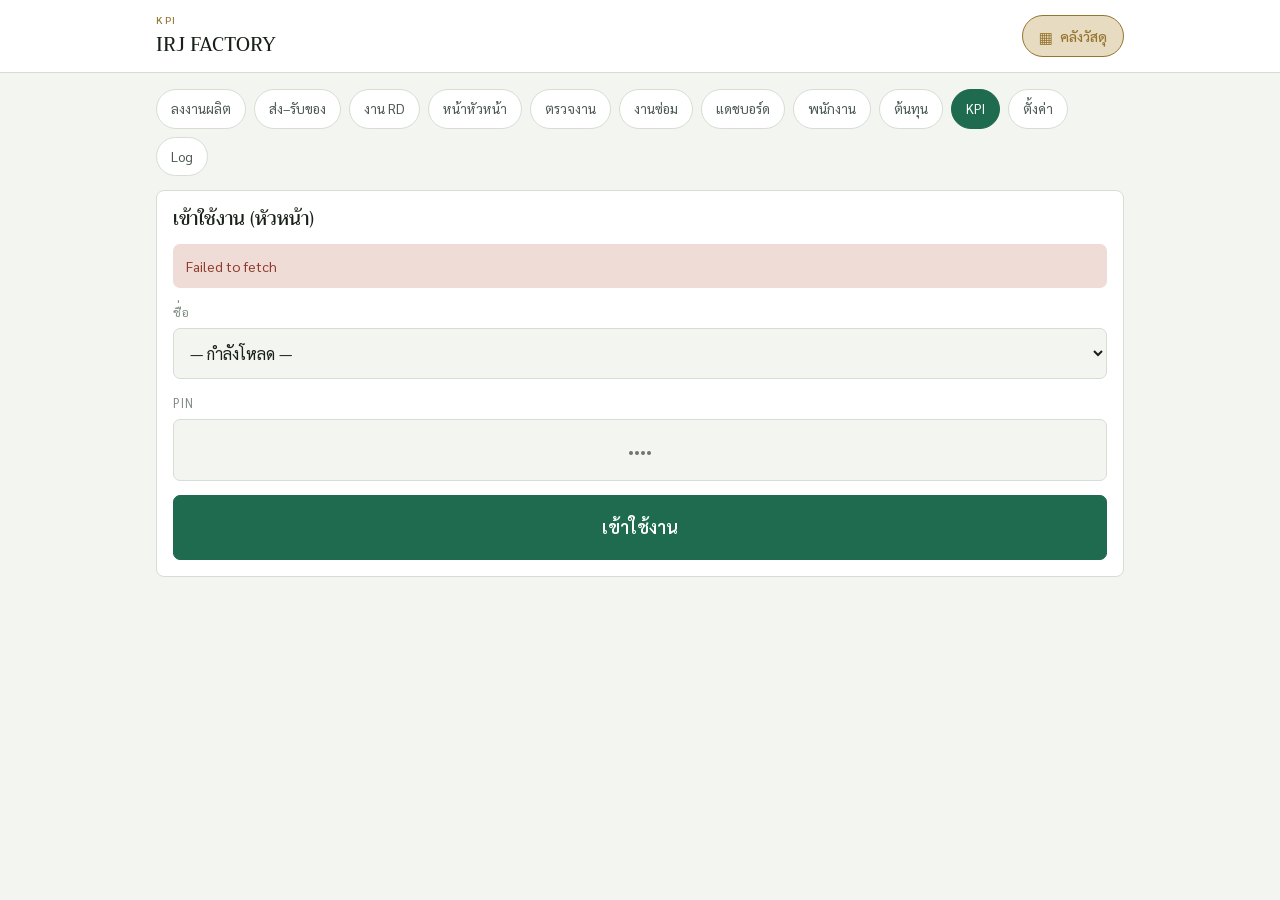
<file: kpi.html>
<!doctype html>
<html lang="th">
<head>
<meta charset="utf-8">
<meta name="viewport" content="width=device-width,initial-scale=1,viewport-fit=cover">
<meta name="theme-color" content="#1E6B4F">
<title>KPI — โรงงานหยก</title>
<link rel="preconnect" href="https://fonts.googleapis.com">
<link rel="preconnect" href="https://fonts.gstatic.com" crossorigin>
<link rel="stylesheet" href="https://fonts.googleapis.com/css2?family=Trirong:wght@400;500;600&family=Sarabun:wght@300;400;500;600&display=swap">
<link rel="stylesheet" href="app.css?v=48">
<style>
  .wrap{max-width:1000px}
  .topbar-in{max-width:1000px}
  .range{display:flex;gap:10px;flex-wrap:wrap;align-items:flex-end;margin-bottom:12px}
  .range .field{margin:0;min-width:150px}
  section{margin-bottom:26px}
  .sec-head{display:flex;gap:8px 16px;align-items:baseline;justify-content:space-between;
            flex-wrap:wrap;margin-bottom:10px}
  .sec-head h2{font-size:19px}
  .panel{background:var(--surface);border:1px solid var(--line);border-radius:8px;padding:16px}

  .dept{margin-bottom:24px}
  .dept-head{display:flex;gap:10px;align-items:baseline;flex-wrap:wrap;margin-bottom:10px}
  .dept-head h2{font-size:20px}
  .dept-head .s{font-size:12.5px;color:var(--ink-3);font-variant-numeric:tabular-nums}

  .cards{display:grid;gap:14px;grid-template-columns:repeat(auto-fit,minmax(240px,1fr))}
  .kcard{background:var(--surface);border:1px solid var(--line);border-left:5px solid var(--line);
         border-radius:8px;padding:15px 17px;position:relative}
  .kcard.pass{border-left-color:var(--jade)}
  .kcard.fail{border-left-color:var(--alert)}
  .kcard .tag{font-size:11.5px;letter-spacing:.1em;color:var(--ink-3)}
  .kcard .nm{font-size:15px;margin:2px 0 8px;padding-inline-end:44px}
  .kcard .big{font-family:var(--display);font-size:36px;font-weight:600;line-height:1;
              font-variant-numeric:tabular-nums}
  .kcard.pass .big{color:var(--jade-ink)}
  .kcard.fail .big{color:var(--alert)}
  .kcard.none .big{color:var(--ink-3)}
  .kcard .tg{font-size:12.5px;color:var(--ink-3);margin-top:6px;font-variant-numeric:tabular-nums}
  .kcard .sum{font-size:12.5px;color:var(--ink-2);margin-top:8px;font-variant-numeric:tabular-nums}
  .kcard .verdict{margin-top:9px}
  .kcard .pen{position:absolute;inset-block-start:11px;inset-inline-end:11px;
              background:transparent;border:1px solid var(--line);border-radius:6px;
              font-size:12px;padding:4px 9px;cursor:pointer;color:var(--ink-3)}
  .kedit{margin-top:10px;background:var(--surface-2);border-radius:7px;padding:10px}
  .kedit label{display:block;font-size:11.5px;color:var(--ink-3);margin-bottom:3px}
  .kedit input{width:100%;padding:8px 9px;border:1px solid var(--line);border-radius:6px;
               font:inherit;font-size:14px;background:var(--surface);color:var(--ink);margin-bottom:8px}
  .kedit .btns{display:flex;gap:8px}

  .meter{display:block;height:9px;background:var(--surface-2);border-radius:5px;overflow:hidden;
         margin-top:10px;position:relative}
  .meter i{display:block;height:100%;border-radius:5px}
  .meter u{position:absolute;inset-block:0;width:2px;background:var(--ink-3);text-decoration:none}
  .empty{padding:24px 10px;text-align:center;color:var(--ink-3);font-size:14px}
  details summary{cursor:pointer}
  .steprow{display:flex;gap:10px;align-items:center;padding:7px 0;border-top:1px solid var(--line-2);
           font-size:13.5px}
  .steprow:first-child{border-top:0}
  .steprow .nm{flex:1;min-width:0}
  .steprow select{padding:6px 8px;border:1px solid var(--line);border-radius:6px;font:inherit;
                  font-size:13px;background:var(--surface);color:var(--ink)}
</style>
</head>
<body>

<header class="topbar">
  <div class="topbar-in">
    <div class="brand">
      <span class="eyebrow">KPI</span>
      <span class="nm" id="factory">โรงงานหยก</span>
    </div>
    <div class="who" id="who" hidden>
      <span><b id="who-name"></b></span>
      <button class="btn btn-sm btn-ghost" id="logout" type="button">ออก</button>
    </div>
  </div>
</header>

<main class="wrap">
  <nav class="nav">
    <a href="index.html">ลงงานผลิต</a>
    <a href="admin.html">หน้าหัวหน้า</a>
    <a href="review.html">ตรวจงาน</a>
    <a href="dashboard.html">แดชบอร์ด</a>
    <a href="people.html">พนักงาน</a>
    <a href="cost.html">ต้นทุน</a>
    <a href="kpi.html" class="on">KPI</a>
    <a href="manage.html">ตั้งค่า</a>
    <a href="log.html">Log</a>
  </nav>

  <section id="login" class="card">
    <h2>เข้าใช้งาน (หัวหน้า)</h2>
    <div class="msg err" id="login-msg" hidden></div>
    <div class="field">
      <label for="l-name">ชื่อ</label>
      <select id="l-name"><option value="">— กำลังโหลด —</option></select>
    </div>
    <div class="field">
      <label for="l-pin">PIN</label>
      <input id="l-pin" type="password" inputmode="numeric" placeholder="••••">
    </div>
    <button class="btn btn-primary btn-lg" id="l-go" type="button">เข้าใช้งาน</button>
  </section>

  <div id="app" hidden>
    <div class="range">
      <div class="field" style="min-width:210px"><label for="r-lot">ล็อต</label>
        <select id="r-lot"><option value="">ทุกล็อตที่ปิดในช่วงวันที่</option></select></div>
      <div class="field"><label for="r-from">ตั้งแต่</label>
        <input id="r-from" type="date"></div>
      <div class="field"><label for="r-to">ถึง</label>
        <input id="r-to" type="date"></div>
      <button class="btn" id="r-go" type="button">ดู KPI</button>
      <button class="btn btn-sm btn-ghost" data-quick="m0" type="button">เดือนนี้</button>
      <button class="btn btn-sm btn-ghost" data-quick="m1" type="button">เดือนที่แล้ว</button>
      <button class="btn btn-sm btn-ghost" data-quick="y" type="button">ปีนี้</button>
    </div>

    <p class="hint" id="scope" style="margin-bottom:16px"></p>
    <div class="msg" id="top-msg" hidden></div>

    <div id="depts"></div>

    <section>
      <div class="sec-head">
        <h2>ทีละล็อต</h2>
        <span class="hint">แต่ละล็อตแยกให้ดูว่าแผนกไหนทำได้เท่าไร</span>
      </div>
      <div class="panel scroll"><table id="lots"></table></div>
    </section>

    <section id="sec-rd" hidden>
      <div class="sec-head">
        <h2>แบบ / โครงการ RD</h2>
        <span class="hint">ที่ปิดในช่วงนี้ + ที่ยังทำอยู่</span>
      </div>
      <div class="panel scroll"><table id="rdtab"></table></div>
    </section>

    <section>
      <div class="sec-head">
        <h2>ของเสียเกิดตรงไหน</h2>
        <span class="hint">นับตามช่วง/ล็อตที่เลือก</span>
      </div>
      <div class="two">
        <div class="panel scroll"><table id="bstep"></table></div>
        <div class="panel scroll"><table id="bemp"></table></div>
      </div>
    </section>

    <section>
      <details class="panel">
        <summary><b>ตั้งค่า: ขั้นตอนไหนเป็นของแผนกไหน</b></summary>
        <p class="hint" style="margin:10px 0">งานส่งต่อกันเป็นทอด ๆ — เลือกให้แต่ละขั้นตอนสังกัดแผนก แล้ว KPI ของแผนกนั้นจะคิดจากขั้นตอนที่เลือกไว้ ล็อตหนึ่งผ่านหลายแผนกได้</p>
        <div id="steps"></div>
        <div class="msg" id="step-msg" hidden></div>
      </details>
    </section>
  </div>
</main>

<script src="config.js?v=48"></script>
<script src="api.js?v=48"></script>
<script>
(function () {
  "use strict";
  var $ = function (id) { return document.getElementById(id); };
  var J = window.JADE;
  var D = null, SETUP = null;

  $("factory").textContent = J.factory;

  function pctTxt(v) { return v == null ? "—" : Number(v).toFixed(1) + "%"; }
  function isProj(dp) {
    return (dp.kpis || []).some(function (k) { return String(k.metric).indexOf("proj_") === 0; });
  }

  function loadBoot() {
    return J.rpc("app_bootstrap").then(function (d) {
      var sup = d.employees.filter(function (e) { return e.role === "supervisor"; });
      $("l-name").innerHTML = '<option value="">— เลือกชื่อ —</option>' +
        (sup.length ? sup : d.employees).map(function (e) {
          return '<option value="' + J.esc(e.name) + '">' + J.esc(e.name) + "</option>";
        }).join("");
      var saved = J.me.get();
      if (saved.name) $("l-name").value = saved.name;
    });
  }

  function enterApp() {
    $("login").hidden = true;
    $("app").hidden = false;
    $("who").hidden = false;
    $("who-name").textContent = J.me.get().name;
    loadSetup().then(function () { quick("m0"); });
  }

  $("l-go").addEventListener("click", function () {
    var name = $("l-name").value, pin = $("l-pin").value;
    if (!name || !pin) { J.msg($("login-msg"), "เลือกชื่อและใส่ PIN", "err"); return; }
    $("l-go").disabled = true;
    J.rpc("sup_kpi_setup", { p_name: name, p_pin: pin }).then(function () {
      J.me.set(name, pin, "supervisor");
      enterApp();
    }).catch(function (err) { J.msg($("login-msg"), err.message, "err"); })
      .then(function () { $("l-go").disabled = false; });
  });
  $("l-pin").addEventListener("keydown", function (e) { if (e.key === "Enter") $("l-go").click(); });
  $("logout").addEventListener("click", function () { J.me.clear(); location.reload(); });

  /* ---------- ตั้งค่า: แผนก / ขั้นตอน / รายชื่อล็อต ---------- */
  function loadSetup() {
    var m = J.me.get();
    return J.rpc("sup_kpi_setup", { p_name: m.name, p_pin: m.pin }).then(function (s) {
      SETUP = s;
      var keep = $("r-lot").value;
      $("r-lot").innerHTML = '<option value="">ทุกล็อตที่ปิดในช่วงวันที่</option>' +
        (s.lots || []).map(function (l) {
          return '<option value="' + J.esc(l.code) + '">' + J.esc(l.code) + " · " +
            J.esc(l.product || "") + " · " + J.nf.format(l.qty) +
            " ชิ้น" + (l.status === "open" ? " (ยังเปิด)" : "") + "</option>";
        }).join("");
      $("r-lot").value = keep;
      renderSteps();
    });
  }

  function renderSteps() {
    var opts = '<option value="">— ไม่ระบุ —</option>' + (SETUP.depts || []).map(function (d) {
      return '<option value="' + J.esc(d.code) + '">' + J.esc(d.name) + "</option>";
    }).join("");
    $("steps").innerHTML = (SETUP.steps || []).map(function (st) {
      return '<div class="steprow"><span class="nm">' + st.seq + ". " + J.esc(st.name) +
        (st.is_qc ? ' <span class="chip idle">QC</span>' : "") + "</span>" +
        '<select data-step="' + J.esc(st.name) + '">' + opts + "</select></div>";
    }).join("");
    Array.prototype.forEach.call($("steps").querySelectorAll("select"), function (sel) {
      var st = SETUP.steps.filter(function (x) { return x.name === sel.dataset.step; })[0];
      sel.value = (st && st.dept) || "";
      sel.addEventListener("change", function () {
        var m = J.me.get();
        sel.disabled = true;
        J.rpc("sup_set_step_dept", { p_name: m.name, p_pin: m.pin,
                                     p_step: sel.dataset.step, p_dept: sel.value })
          .then(function () {
            J.msg($("step-msg"), "ย้าย " + sel.dataset.step + " แล้ว — คิด KPI ใหม่ให้เลย", "ok");
            return loadSetup().then(load);
          })
          .catch(function (err) { J.msg($("step-msg"), err.message, "err"); })
          .then(function () { sel.disabled = false; });
      });
    });
  }

  /* ---------- ช่วงเวลา ---------- */
  function iso(d) {
    return d.getFullYear() + "-" + String(d.getMonth() + 1).padStart(2, "0") +
      "-" + String(d.getDate()).padStart(2, "0");
  }
  function quick(which) {
    var now = new Date(), a, b;
    if (which === "m0") { a = new Date(now.getFullYear(), now.getMonth(), 1); b = now; }
    else if (which === "m1") {
      a = new Date(now.getFullYear(), now.getMonth() - 1, 1);
      b = new Date(now.getFullYear(), now.getMonth(), 0);
    } else { a = new Date(now.getFullYear(), 0, 1); b = now; }
    $("r-from").value = iso(a);
    $("r-to").value = iso(b);
    load();
  }
  Array.prototype.forEach.call(document.querySelectorAll("[data-quick]"), function (b) {
    b.addEventListener("click", function () { quick(b.dataset.quick); });
  });
  $("r-go").addEventListener("click", load);
  $("r-lot").addEventListener("change", load);

  function load() {
    var m = J.me.get();
    $("depts").innerHTML = '<p class="hint">กำลังโหลด…</p>';
    J.rpc("sup_kpi", {
      p_name: m.name, p_pin: m.pin,
      p_from: $("r-from").value || null,
      p_to: $("r-to").value || null,
      p_lot: $("r-lot").value || null
    }).then(function (d) { D = d; render(); })
      .catch(function (err) { $("depts").innerHTML = '<p class="msg err">' + J.esc(err.message) + "</p>"; });
  }

  /* ---------- การ์ด KPI ---------- */
  function card(dept, k) {
    var has = k.pct != null;
    var pass = has && (k.lte ? Number(k.pct) <= Number(k.target) : Number(k.pct) >= Number(k.target));
    var cls = !has ? "none" : (pass ? "pass" : "fail");
    var w = has ? Math.max(2, Math.min(100, Number(k.pct))) : 0;
    var col = !has ? "var(--line)" : (pass ? "var(--jade)" : "var(--alert)");
    var sum =
        k.metric === "yield"  ? "เปิดล็อต " + J.nf.format(dept.plan) + " · ผ่านแผนก " + J.nf.format(dept.made)
      : k.metric === "defect" ? "เปิดล็อต " + J.nf.format(dept.plan) + " · เสีย " + J.nf.format(dept.bad)
      : k.metric === "ontime" ? (dept.with_due
          ? "มีกำหนดส่ง " + J.nf.format(dept.with_due) + " ล็อต · ทัน " + J.nf.format(dept.ontime)
          : "ยังไม่มีล็อตไหนกรอกกำหนดส่ง")
      : k.metric === "proj_done" ? "โครงการที่ปิด " + J.nf.format(dept.proj_total) +
          " · สำเร็จ " + J.nf.format(dept.proj_done)
      : k.metric === "proj_fix"  ? "โครงการที่ปิด " + J.nf.format(dept.proj_total) +
          " · มีรอบแก้ " + J.nf.format(dept.proj_fix)
      : (dept.proj_due
          ? "มีกำหนดส่ง " + J.nf.format(dept.proj_due) + " โครงการ · ทัน " + J.nf.format(dept.proj_ontime)
          : "ยังไม่มีโครงการไหนกรอกกำหนดส่ง");
    return '<div class="kcard ' + cls + '" data-k="' + J.esc(dept.code) + ":" + k.seq + '">' +
      '<button class="pen" type="button" data-edit="' + J.esc(dept.code) + ":" + k.seq + '">แก้เป้า</button>' +
      '<div class="tag">KPI ' + k.seq + "</div>" +
      '<div class="nm">' + J.esc(k.name) + "</div>" +
      '<div class="big">' + pctTxt(k.pct) + "</div>" +
      '<div class="tg">เป้า ' + (k.lte ? "≤ " : "≥ ") + Number(k.target) + "%</div>" +
      '<span class="meter"><i style="width:' + w + '%;background:' + col + '"></i>' +
        '<u style="inset-inline-start:' + Math.min(100, Number(k.target)) + '%"></u></span>' +
      '<div class="sum">' + J.esc(sum) + "</div>" +
      '<div class="verdict">' + (!has
        ? '<span class="chip idle">ยังไม่มีข้อมูล</span>'
        : (pass ? '<span class="chip ok">ผ่านเป้า</span>' : '<span class="chip bad">ต่ำกว่าเป้า</span>')) +
      "</div></div>";
  }

  function render() {
    var d = D, n = J.nf;

    var head = d.lot
      ? (function () {
          var i = d.lot_info || {};
          return "ล็อต <b>" + J.esc(d.lot) + "</b> · " + J.esc(i.product_code || "") + " " +
            J.esc(i.product_name || "") + " · เปิด " + n.format(i.qty_opened || 0) + " ชิ้น · " +
            (i.status === "open"
              ? '<span class="chip warn">ยังทำอยู่</span>'
              : "ปิดเมื่อ " + J.esc(J.formatThai(i.closed_date)));
        })()
      : "ล็อตที่ปิดระหว่าง " + J.esc(J.formatThai(d.range.from)) + " – " +
        J.esc(J.formatThai(d.range.to)) + " ทั้งหมด <b>" + n.format(d.lots_in_scope) + "</b> ล็อต";
    $("scope").innerHTML = head;

    var nd = d.no_data_lots || [];
    if (nd.length) {
      J.msg($("top-msg"), "มี " + nd.length + " ล็อตที่ยังไม่มีการลงงานเลย (" +
        nd.map(function (r) { return r.code; }).join(", ") + ") — ไม่ถูกนำมาคิด KPI", "warn");
    } else { $("top-msg").hidden = true; }

    $("depts").innerHTML = (d.depts || []).map(function (dp) {
      return '<div class="dept"><div class="dept-head"><h2>' + J.esc(dp.name) + "</h2>" +
        '<span class="s">' + (dp.steps ? n.format(dp.steps) + " ขั้นตอน · " : "ยังไม่ได้กำหนดขั้นตอน · ") +
        (isProj(dp)
          ? (dp.proj_total ? n.format(dp.proj_total) + " โครงการที่ปิดในช่วงนี้" : "ยังไม่มีโครงการที่ปิดในช่วงนี้")
          : (dp.lots ? n.format(dp.lots) + " ล็อตที่มีงานของแผนกนี้" : "ไม่มีงานในช่วงนี้")) + "</span></div>" +
        '<div class="cards">' + (dp.kpis || []).map(function (k) { return card(dp, k); }).join("") +
        "</div></div>";
    }).join("");

    Array.prototype.forEach.call($("depts").querySelectorAll("[data-edit]"), function (b) {
      b.addEventListener("click", function () { openEdit(b.dataset.edit); });
    });

    // ---- ทีละล็อต ----
    var rows = d.by_lot || [];
    $("lots").innerHTML = !rows.length
      ? '<tr><td class="empty">ไม่มีล็อตในช่วงนี้</td></tr>'
      : "<thead><tr><th>ล็อต</th><th>สินค้า</th><th class='num'>เปิดล็อต</th><th>แผนก</th>" +
        "<th class='num'>ผ่านแผนก</th><th class='num'>%</th><th class='num'>เสีย</th>" +
        "<th class='num'>% เสีย</th><th>เสร็จเมื่อ</th><th>กำหนดส่ง</th></tr></thead><tbody>" +
        rows.map(function (r) {
          var ds = r.depts || [];
          if (!ds.length) {
            return "<tr><td>" + J.esc(r.code) + "</td><td>" + J.esc(r.product_code || "") + "</td>" +
              "<td class='num'>" + n.format(r.qty_opened) + "</td>" +
              '<td colspan="7" class="muted">ยังไม่มีการลงงาน</td></tr>';
          }
          return ds.map(function (x, i) {
            return "<tr>" +
              (i === 0
                ? "<td rowspan='" + ds.length + "'>" + J.esc(r.code) + "</td>" +
                  "<td rowspan='" + ds.length + "'>" + J.esc(r.product_code || "") + "</td>" +
                  "<td rowspan='" + ds.length + "' class='num'>" + n.format(r.qty_opened) + "</td>"
                : "") +
              "<td>" + J.esc(x.dept_name) + "</td>" +
              "<td class='num'>" + n.format(x.made) + "</td>" +
              "<td class='num'>" + pctTxt(x.yield_pct) + "</td>" +
              "<td class='num'>" + n.format(x.bad) + "</td>" +
              "<td class='num'>" + pctTxt(x.defect_pct) + "</td>" +
              "<td>" + (x.done_date ? J.esc(J.formatThai(x.done_date)) : "—") + "</td>" +
              (i === 0
                ? "<td rowspan='" + ds.length + "'>" + (r.due_date
                    ? J.esc(J.formatThai(r.due_date)) : '<span class="muted">—</span>') + "</td>"
                : "") + "</tr>";
          }).join("");
        }).join("") + "</tbody>";

    // ---- โครงการ RD ----
    var rp = d.rd_projects || [];
    $("sec-rd").hidden = !rp.length;
    if (rp.length) {
      var STN = { open: '<span class="chip warn">ทำอยู่</span>',
                  done: '<span class="chip ok">สำเร็จ</span>',
                  cancelled: '<span class="chip idle">ยกเลิก</span>' };
      $("rdtab").innerHTML =
        "<thead><tr><th>รหัส</th><th>ชื่อแบบ / โครงการ</th><th>สินค้า</th><th>สถานะ</th>" +
        "<th class='num'>ลงงาน</th><th class='num'>รอบแก้</th><th>กำหนดส่ง</th><th>ปิดเมื่อ</th></tr></thead><tbody>" +
        rp.map(function (r) {
          return "<tr><td>" + J.esc(r.code) + "</td><td>" + J.esc(r.name) + "</td>" +
            "<td>" + J.esc(r.product_code || "—") + "</td>" +
            "<td>" + (STN[r.status] || "") + "</td>" +
            "<td class='num'>" + n.format(r.steps_done) + "</td>" +
            "<td class='num'>" + (r.fixes ? '<span class="chip bad">' + n.format(r.fixes) + "</span>" : "0") + "</td>" +
            "<td>" + (r.due_date ? J.esc(J.formatThai(r.due_date)) : '<span class="muted">—</span>') + "</td>" +
            "<td>" + (r.closed_date
              ? J.esc(J.formatThai(r.closed_date)) +
                (r.late_days > 0 ? ' <span class="chip bad">ช้า ' + r.late_days + " ว.</span>"
                 : r.late_days != null ? ' <span class="chip ok">ทัน</span>' : "")
              : '<span class="muted">—</span>') + "</td></tr>";
        }).join("") + "</tbody>";
    }

    // ---- ของเสีย ----
    var bs = d.bad_by_step || [];
    $("bstep").innerHTML = !bs.length
      ? '<tr><td class="empty">ช่วงนี้ยังไม่มีของเสีย</td></tr>'
      : "<thead><tr><th>ขั้นตอน</th><th class='num'>เสีย</th><th class='num'>ดี</th></tr></thead><tbody>" +
        bs.map(function (r) {
          return "<tr><td>" + J.esc(r.step) + "</td><td class='num'><b>" + n.format(r.bad) +
            "</b></td><td class='num'>" + n.format(r.good) + "</td></tr>";
        }).join("") + "</tbody>";

    var be = d.bad_by_emp || [];
    $("bemp").innerHTML = !be.length
      ? '<tr><td class="empty">ช่วงนี้ยังไม่มีของเสีย</td></tr>'
      : "<thead><tr><th>พนักงาน</th><th class='num'>เสีย</th><th class='num'>% ของงานตัวเอง</th></tr></thead><tbody>" +
        be.map(function (r) {
          return "<tr><td>" + J.esc(r.name) + "</td><td class='num'><b>" + n.format(r.bad) +
            "</b></td><td class='num'>" + pctTxt(r.bad_pct) + "</td></tr>";
        }).join("") + "</tbody>";
  }

  /* ---------- แก้ชื่อ/เป้า KPI ---------- */
  function openEdit(key) {
    var box = $("depts").querySelector('[data-k="' + key + '"]');
    if (!box || box.querySelector(".kedit")) return;
    var parts = key.split(":");
    var dp = (D.depts || []).filter(function (x) { return x.code === parts[0]; })[0];
    var k = (dp.kpis || []).filter(function (x) { return String(x.seq) === parts[1]; })[0];
    var el = document.createElement("div");
    el.className = "kedit";
    el.innerHTML =
      "<label>ชื่อ KPI</label><input class='e-nm' type='text' value='" + J.esc(k.name) + "'>" +
      "<label>เป้า (%) " + (k.lte ? "— ยิ่งน้อยยิ่งดี" : "— ยิ่งมากยิ่งดี") + "</label>" +
      "<input class='e-tg' type='number' min='0' max='100' step='0.5' value='" + Number(k.target) + "'>" +
      "<div class='btns'><button class='btn btn-sm btn-primary e-ok' type='button'>บันทึก</button>" +
      "<button class='btn btn-sm btn-ghost e-no' type='button'>ยกเลิก</button></div>";
    box.appendChild(el);
    el.querySelector(".e-no").addEventListener("click", function () { el.remove(); });
    el.querySelector(".e-ok").addEventListener("click", function () {
      var m = J.me.get();
      var btn = el.querySelector(".e-ok");
      btn.disabled = true;
      J.rpc("sup_save_kpi_def", {
        p_name: m.name, p_pin: m.pin, p_dept: parts[0], p_seq: Number(parts[1]),
        p_label: el.querySelector(".e-nm").value,
        p_target: Number(el.querySelector(".e-tg").value)
      }).then(function () { return loadSetup().then(load); })
        .catch(function (err) { alert(err.message); btn.disabled = false; });
    });
  }

  /* ---------- เริ่ม ---------- */
  loadBoot().then(function () {
    var m = J.me.get();
    if (m.name && m.pin && m.role === "supervisor") enterApp();
  }).catch(function (err) { J.msg($("login-msg"), err.message, "err"); });
})();
</script>
</body>
</html>
</file>
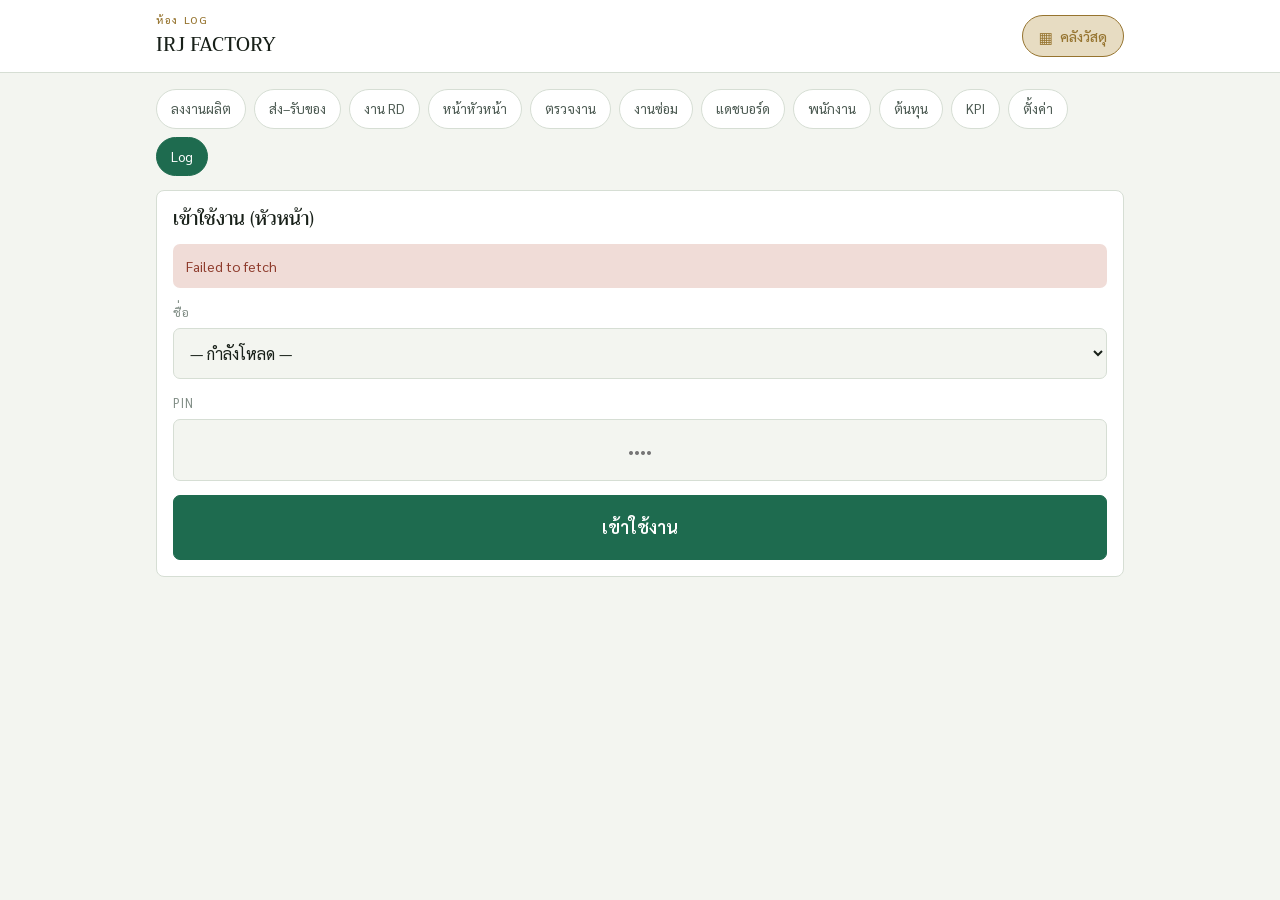
<file: log.html>
<!doctype html>
<html lang="th">
<head>
<meta charset="utf-8">
<meta name="viewport" content="width=device-width,initial-scale=1,viewport-fit=cover">
<meta name="theme-color" content="#1E6B4F">
<title>ห้อง Log — โรงงานหยก</title>
<link rel="preconnect" href="https://fonts.googleapis.com">
<link rel="preconnect" href="https://fonts.gstatic.com" crossorigin>
<link rel="stylesheet" href="https://fonts.googleapis.com/css2?family=Trirong:wght@400;500;600&family=Sarabun:wght@300;400;500;600&display=swap">
<link rel="stylesheet" href="app.css?v=48">
<style>
  .wrap{max-width:1000px}
  .topbar-in{max-width:1000px}
  .nav{display:flex;gap:8px;flex-wrap:wrap;margin-bottom:14px}
  .nav a{padding:8px 14px;border:1px solid var(--line);border-radius:999px;text-decoration:none;
         color:var(--ink-2);font-size:13.5px;background:var(--surface)}
  .nav a.on{background:var(--jade);border-color:var(--jade);color:var(--on-jade)}

  .rooms{display:flex;gap:8px;flex-wrap:wrap;margin-bottom:14px}
  .room{
    padding:9px 14px;border-radius:8px;border:1px solid var(--line);background:var(--surface);
    color:var(--ink-2);cursor:pointer;font-size:14px;display:flex;gap:7px;align-items:center;
  }
  .room b{font-variant-numeric:tabular-nums;font-weight:600;font-size:12.5px;
          background:var(--surface-2);border-radius:999px;padding:1px 8px;color:var(--ink-3)}
  .room[aria-selected="true"]{background:var(--jade);border-color:var(--jade);color:var(--on-jade)}
  .room[aria-selected="true"] b{background:rgba(255,255,255,.22);color:inherit}

  .lg{display:flex;gap:12px;padding:11px 0;border-top:1px solid var(--line-2);align-items:flex-start}
  .lg:first-child{border-top:0}
  .lg .when{flex:none;width:96px;font-size:12px;color:var(--ink-3);
            font-variant-numeric:tabular-nums;line-height:1.45;padding-top:2px}
  .lg .body{flex:1;min-width:0;display:block}
  .lg .t{display:block;font-size:14.5px}
  .lg .t b{font-weight:600}
  .lg .d{display:block;font-size:12.5px;color:var(--ink-3);margin-top:3px;overflow-wrap:anywhere}
  .lg .d span{margin-inline-end:10px;white-space:nowrap}
  .lg .d span i{font-style:normal;color:var(--ink-2)}
  .daysep{
    font-size:12px;letter-spacing:.06em;color:var(--gold);
    padding:14px 0 5px;border-top:1px solid var(--line);margin-top:6px;
  }
  .daysep:first-child{border-top:0;margin-top:0;padding-top:2px}
</style>
</head>
<body>

<header class="topbar">
  <div class="topbar-in">
    <div class="brand">
      <span class="eyebrow">ห้อง LOG</span>
      <span class="nm" id="factory">โรงงานหยก</span>
    </div>
    <div class="who" id="who" hidden>
      <span><b id="who-name"></b></span>
      <button class="btn btn-sm btn-ghost" id="logout" type="button">ออก</button>
    </div>
  </div>
</header>

<main class="wrap">
  <nav class="nav">
    <a href="index.html">ลงงานผลิต</a>
    <a href="admin.html">หน้าหัวหน้า</a>
    <a href="review.html">ตรวจงาน</a>
    <a href="dashboard.html">แดชบอร์ด</a>
    <a href="people.html">พนักงาน</a>
    <a href="cost.html">ต้นทุน</a>
    <a href="manage.html">ตั้งค่า</a>
    <a href="log.html" class="on">Log</a>
  </nav>

  <section id="login" class="card">
    <h2>เข้าใช้งาน (หัวหน้า)</h2>
    <div class="msg err" id="login-msg" hidden></div>
    <div class="field">
      <label for="l-name">ชื่อ</label>
      <select id="l-name"><option value="">— กำลังโหลด —</option></select>
    </div>
    <div class="field">
      <label for="l-pin">PIN</label>
      <input id="l-pin" type="password" inputmode="numeric" placeholder="••••">
    </div>
    <button class="btn btn-primary btn-lg" id="l-go" type="button">เข้าใช้งาน</button>
  </section>

  <div id="app" hidden>
    <div class="card">
      <div class="two">
        <div class="field"><label for="f-from">ตั้งแต่</label><input id="f-from" type="date"></div>
        <div class="field"><label for="f-to">ถึง</label><input id="f-to" type="date"></div>
      </div>
      <div class="field">
        <label for="f-actor">ใครทำ</label>
        <select id="f-actor"><option value="">— ทุกคน —</option></select>
      </div>
      <button class="btn btn-primary btn-lg" id="f-go" type="button">ดู Log</button>
    </div>

    <div class="rooms" id="rooms"></div>

    <div class="card">
      <p class="hint" id="head" style="margin-bottom:10px"></p>
      <div id="list"><p class="hint">กำลังโหลด…</p></div>
    </div>
  </div>
</main>

<script src="config.js?v=48"></script>
<script src="api.js?v=48"></script>
<script>
(function () {
  "use strict";
  var $ = function (id) { return document.getElementById(id); };
  var J = window.JADE;
  var area = "all", counts = {};

  $("factory").textContent = J.factory;

  var ROOMS = [
    { k: "all",      t: "ทั้งหมด" },
    { k: "entry",    t: "งานผลิต" },
    { k: "photo",    t: "รูปหลักฐาน" },
    { k: "employee", t: "พนักงาน" },
    { k: "product",  t: "สินค้า" },
    { k: "lot",      t: "ล็อตงาน" },
    { k: "machine",  t: "เครื่องจักร" },
    { k: "step",     t: "ขั้นตอน" },
    { k: "rd",       t: "งาน RD" },
    { k: "stock",    t: "คลังวัสดุ" },
    { k: "setting",  t: "ค่าตั้งต้น" },
    { k: "auth",     t: "เข้าใช้งาน" }
  ];

  var ACT = {
    create: "ลงบันทึก", update: "แก้ไข", edit: "แก้ตัวเลข", delete: "ลบทิ้ง",
    approve: "ยืนยันงาน", reject: "ตีกลับงาน", reopen: "เปิดให้แก้ใหม่",
    photo_add: "แนบรูป", photo_delete: "ลบรูป", login: "เข้าใช้งาน",
    open: "เปิดโครงการ", done: "ปิดว่าสำเร็จ", cancelled: "ยกเลิกโครงการ",
    request: "ขอเบิกของ", receive: "รับของเข้า", count: "นับสต็อก"
  };
  var AREA_T = {};
  ROOMS.forEach(function (r) { AREA_T[r.k] = r.t; });

  // แปลค่าดิบในฐานข้อมูลให้เป็นภาษาคน
  var VAL = {
    pending: "รอตรวจ", approved: "ยืนยันแล้ว", rejected: "ตีกลับ",
    worker: "พนักงาน", supervisor: "หัวหน้า", stock: "คนดูแลคลัง",
    open: "เปิดอยู่", closed: "ปิดแล้ว"
  };
  var FLD = { role: "ตำแหน่ง", "เปลี่ยน_PIN": "เปลี่ยน PIN", "ขนาด_KB": "ขนาดรูป (KB)" };

  var TONE = {
    approve: "ok", reject: "bad", delete: "bad", photo_delete: "bad",
    create: "idle", update: "warn", edit: "warn", reopen: "warn", photo_add: "idle", login: "idle",
    request: "idle", receive: "ok", count: "warn"
  };

  /* ---------- เข้าใช้งาน ---------- */
  function loadBoot() {
    return J.rpc("app_bootstrap").then(function (d) {
      var sup = d.employees.filter(function (e) { return e.role === "supervisor"; });
      $("l-name").innerHTML = '<option value="">— เลือกชื่อ —</option>' +
        (sup.length ? sup : d.employees).map(function (e) {
          return '<option value="' + J.esc(e.name) + '">' + J.esc(e.name) + "</option>";
        }).join("");
      $("f-actor").innerHTML = '<option value="">— ทุกคน —</option>' +
        d.employees.map(function (e) {
          return '<option value="' + J.esc(e.name) + '">' + J.esc(e.name) + "</option>";
        }).join("");
      var saved = J.me.get();
      if (saved.name) $("l-name").value = saved.name;
    });
  }

  function enterApp() {
    $("login").hidden = true;
    $("app").hidden = false;
    $("who").hidden = false;
    $("who-name").textContent = J.me.get().name;
    var d = new Date();
    $("f-to").value = J.today();
    $("f-from").value = J.daysAgo(30);
    refresh();
  }

  $("l-go").addEventListener("click", function () {
    var name = $("l-name").value, pin = $("l-pin").value;
    if (!name || !pin) { J.msg($("login-msg"), "เลือกชื่อและใส่ PIN", "err"); return; }
    $("l-go").disabled = true;
    J.rpc("sup_log_counts", { p_name: name, p_pin: pin }).then(function () {
      J.me.set(name, pin, "supervisor");
      enterApp();
    }).catch(function (err) { J.msg($("login-msg"), err.message, "err"); })
      .then(function () { $("l-go").disabled = false; });
  });
  $("l-pin").addEventListener("keydown", function (e) { if (e.key === "Enter") $("l-go").click(); });
  $("logout").addEventListener("click", function () { J.me.clear(); location.reload(); });

  /* ---------- ห้อง ---------- */
  function renderRooms() {
    var total = 0;
    Object.keys(counts).forEach(function (k) { total += Number(counts[k]) || 0; });
    $("rooms").innerHTML = ROOMS.map(function (r) {
      var n = r.k === "all" ? total : (Number(counts[r.k]) || 0);
      return '<button class="room" type="button" data-area="' + r.k + '" aria-selected="' +
        (r.k === area) + '">' + J.esc(r.t) + "<b>" + J.nf.format(n) + "</b></button>";
    }).join("");
    Array.prototype.forEach.call($("rooms").querySelectorAll("[data-area]"), function (b) {
      b.addEventListener("click", function () {
        area = b.dataset.area;
        renderRooms();
        loadList();
      });
    });
  }

  $("f-go").addEventListener("click", refresh);

  function refresh() {
    var m = J.me.get();
    J.rpc("sup_log_counts", {
      p_name: m.name, p_pin: m.pin,
      p_from: $("f-from").value || null, p_to: $("f-to").value || null
    }).then(function (c) { counts = c || {}; renderRooms(); })
      .catch(function () { counts = {}; renderRooms(); });
    loadList();
  }

  /* ---------- รายการ ---------- */
  function loadList() {
    var m = J.me.get();
    $("list").innerHTML = '<p class="hint">กำลังโหลด…</p>';
    J.rpc("sup_log", {
      p_name: m.name, p_pin: m.pin,
      p_area: area,
      p_actor: $("f-actor").value || null,
      p_from: $("f-from").value || null,
      p_to: $("f-to").value || null,
      p_limit: 300
    }).then(render)
      .catch(function (err) { $("list").innerHTML = '<p class="hint">' + J.esc(err.message) + "</p>"; });
  }

  function clock(iso) {
    var d = new Date(iso);
    if (isNaN(d)) return "";
    return String(d.getHours()).padStart(2, "0") + ":" + String(d.getMinutes()).padStart(2, "0");
  }
  function dayKey(iso) {
    var d = new Date(iso);
    if (isNaN(d)) return "";
    return d.getFullYear() + "-" + String(d.getMonth() + 1).padStart(2, "0") +
           "-" + String(d.getDate()).padStart(2, "0");
  }

  function render(list) {
    if (!list || !list.length) {
      $("head").textContent = "";
      $("list").innerHTML = '<p class="hint">ยังไม่มีความเคลื่อนไหวในห้องนี้ตามช่วงที่เลือก</p>';
      return;
    }
    $("head").textContent = "ห้อง" + (AREA_T[area] || "") + " · " +
      J.nf.format(list.length) + " รายการ (ใหม่สุดอยู่บน)";

    var day = "", html = "";
    list.forEach(function (g) {
      var k = dayKey(g.at);
      if (k !== day) {
        day = k;
        html += '<div class="daysep">' + J.esc(J.thLong(k) || k) + "</div>";
      }
      var det = "";
      if (g.detail && typeof g.detail === "object") {
        det = Object.keys(g.detail).map(function (f) {
          var v = g.detail[f];
          if (v === true) v = "ใช่";
          else if (v === false) v = "ไม่";
          else if (VAL[v] !== undefined) v = VAL[v];
          return "<span>" + J.esc(FLD[f] || f.split("_").join(" ")) +
                 " <i>" + J.esc(v) + "</i></span>";
        }).join("");
      }
      html += '<div class="lg"><span class="when">' + clock(g.at) +
        (area === "all" ? "<br>" + J.esc(AREA_T[g.area] || g.area) : "") + "</span>" +
        '<span class="body"><span class="t"><b>' + J.esc(g.actor_name) + "</b> " +
          '<span class="chip ' + (TONE[g.action] || "idle") + '">' +
          J.esc(ACT[g.action] || g.action) + "</span> " +
          J.esc(g.target || "") + "</span>" +
        (det ? '<span class="d">' + det + "</span>" : "") +
        "</span></div>";
    });
    $("list").innerHTML = html;
  }

  /* ---------- เริ่ม ---------- */
  if (!J.configured()) {
    J.msg($("login-msg"), "ยังไม่ได้ตั้งค่า config.js", "err");
  } else {
    loadBoot().then(function () {
      var m = J.me.get();
      if (m.name && m.pin && m.role === "supervisor") enterApp();
    }).catch(function (err) { J.msg($("login-msg"), err.message, "err"); });
  }
})();
</script>
</body>
</html>
</file>
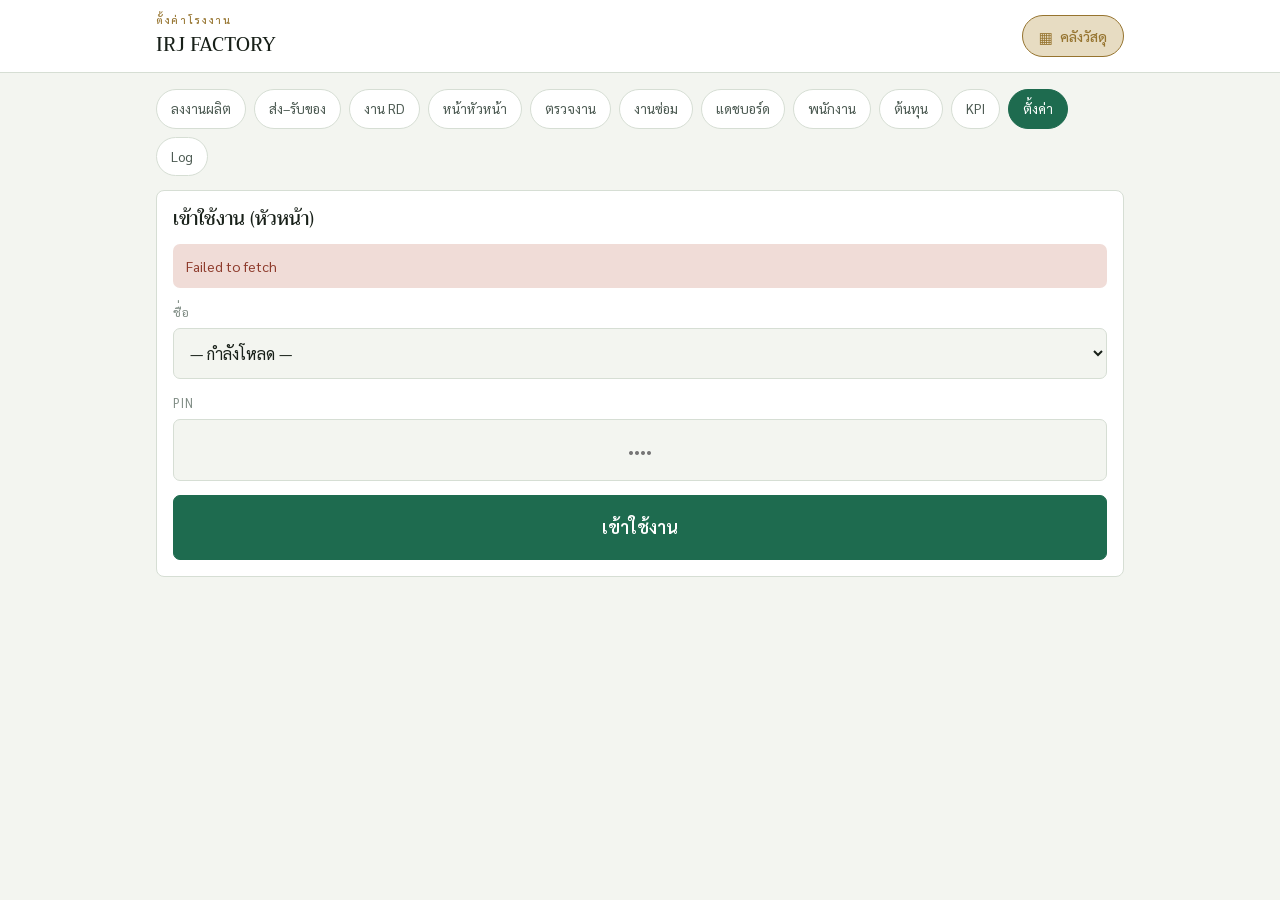
<file: manage.html>
<!doctype html>
<html lang="th">
<head>
<meta charset="utf-8">
<meta name="viewport" content="width=device-width,initial-scale=1,viewport-fit=cover">
<meta name="theme-color" content="#1E6B4F">
<title>ตั้งค่าโรงงาน — โรงงานหยก</title>
<link rel="preconnect" href="https://fonts.googleapis.com">
<link rel="preconnect" href="https://fonts.gstatic.com" crossorigin>
<link rel="stylesheet" href="https://fonts.googleapis.com/css2?family=Trirong:wght@400;500;600&family=Sarabun:wght@300;400;500;600&display=swap">
<link rel="stylesheet" href="app.css?v=48">
<style>
  .wrap{max-width:1000px}
  .topbar-in{max-width:1000px}
  .nav{display:flex;gap:8px;flex-wrap:wrap;margin-bottom:14px}
  .nav a{padding:8px 14px;border:1px solid var(--line);border-radius:999px;text-decoration:none;
         color:var(--ink-2);font-size:13.5px;background:var(--surface)}
  .nav a.on{background:var(--jade);border-color:var(--jade);color:var(--on-jade)}

  .item{display:flex;gap:12px;align-items:center;padding:11px 0;border-top:1px solid var(--line-2)}
  .item:first-child{border-top:0}
  .item .thumb{
    width:52px;height:52px;flex:none;border-radius:6px;border:1px solid var(--line);
    background:var(--surface-2);object-fit:cover;display:block;
  }
  .item .thumb.ph{display:flex;align-items:center;justify-content:center;font-size:10.5px;color:var(--ink-3);text-align:center;line-height:1.2}
  .item .main{flex:1;min-width:0}
  .item .t{font-size:15px}
  .item .s{font-size:12.5px;color:var(--ink-3)}
  .item .act{flex:none}
  .off{opacity:.5}

  .photo-pick{display:flex;gap:12px;align-items:center;margin-bottom:14px}
  .photo-pick img{width:86px;height:86px;border-radius:8px;border:1px solid var(--line);
                  background:var(--surface-2);object-fit:cover;display:block;flex:none}
  .photo-pick .side{flex:1;min-width:0;display:flex;flex-direction:column;gap:8px}

  .ent{padding:12px 0;border-top:1px solid var(--line-2)}
  .ent:first-child{border-top:0}
  .ent-top{display:flex;gap:10px;align-items:baseline;justify-content:space-between;flex-wrap:wrap}
  .ent-t{font-size:14.5px}
  .ent-s{font-size:12.5px;color:var(--ink-3);font-variant-numeric:tabular-nums}
  .shots{display:flex;gap:8px;flex-wrap:wrap;margin-top:9px}
  .shots img{width:92px;height:92px;object-fit:cover;border-radius:6px;border:1px solid var(--line);cursor:pointer}
  .lightbox{position:fixed;inset:0;background:rgba(8,16,12,.9);display:flex;align-items:center;
            justify-content:center;padding:20px;z-index:60}
  .lightbox img{max-width:100%;max-height:90vh;border-radius:8px}
  .lightbox[hidden]{display:none!important}
  .modal-actions{display:flex;gap:10px;justify-content:flex-end;flex-wrap:wrap}
  .modal-actions .btn{flex:1 1 auto;min-width:140px}
  /* แท็บเยอะ — ให้ขึ้นบรรทัดใหม่ ไม่ล้นจอมือถือ */
  #app > .tabs{flex-wrap:wrap}
  #app > .tabs .tab{flex:1 1 auto;white-space:nowrap}
</style>
</head>
<body>

<header class="topbar">
  <div class="topbar-in">
    <div class="brand">
      <span class="eyebrow">ตั้งค่าโรงงาน</span>
      <span class="nm" id="factory">โรงงานหยก</span>
    </div>
    <div class="who" id="who" hidden>
      <span><b id="who-name"></b></span>
      <button class="btn btn-sm btn-ghost" id="logout" type="button">ออก</button>
    </div>
  </div>
</header>

<main class="wrap">
  <nav class="nav">
    <a href="index.html">ลงงานผลิต</a>
    <a href="admin.html">หน้าหัวหน้า</a>
    <a href="review.html">ตรวจงาน</a>
    <a href="dashboard.html">แดชบอร์ด</a>
    <a href="people.html">พนักงาน</a>
    <a href="cost.html">ต้นทุน</a>
    <a href="manage.html" class="on">ตั้งค่า</a>
    <a href="log.html">Log</a>
  </nav>

  <section id="login" class="card">
    <h2>เข้าใช้งาน (หัวหน้า)</h2>
    <div class="msg err" id="login-msg" hidden></div>
    <div class="field">
      <label for="l-name">ชื่อ</label>
      <select id="l-name"><option value="">— กำลังโหลด —</option></select>
    </div>
    <div class="field">
      <label for="l-pin">PIN</label>
      <input id="l-pin" type="password" inputmode="numeric" placeholder="••••">
    </div>
    <button class="btn btn-primary btn-lg" id="l-go" type="button">เข้าใช้งาน</button>
  </section>

  <div id="app" hidden>
    <div class="tabs">
      <button class="tab" id="tab-emp" aria-selected="true" type="button">พนักงาน</button>
      <button class="tab" id="tab-prod" aria-selected="false" type="button">สินค้า</button>
      <button class="tab" id="tab-mach" aria-selected="false" type="button">เครื่องจักร</button>
      <button class="tab" id="tab-step" aria-selected="false" type="button">ขั้นตอน</button>
      <button class="tab" id="tab-place" aria-selected="false" type="button">จุดพัก</button>
      <button class="tab" id="tab-attr" aria-selected="false" type="button">รายการตัวเลือก</button>
      <button class="tab" id="tab-cause" aria-selected="false" type="button">สาเหตุของเสีย</button>
      <button class="tab" id="tab-shot" aria-selected="false" type="button">รูปหลักฐาน</button>
    </div>

    <!-- ---------- พนักงาน ---------- -->
    <div id="pane-emp">
      <div class="card">
        <h2 id="emp-title">เพิ่มพนักงานใหม่</h2>
        <div class="msg" id="emp-msg" hidden></div>
        <div class="two">
          <div class="field">
            <label for="e-name">ชื่อพนักงาน</label>
            <input id="e-name" type="text" placeholder="เช่น สมชาย">
          </div>
          <div class="field">
            <label for="e-code">รหัสพนักงาน</label>
            <input id="e-code" type="text" placeholder="เช่น EMP-08">
          </div>
        </div>
        <div class="two">
          <div class="field">
            <label for="e-role">ตำแหน่ง</label>
            <select id="e-role">
              <option value="worker">พนักงาน</option>
              <option value="supervisor">หัวหน้า</option>
              <option value="stock">คนดูแลคลัง</option>
            </select>
          </div>
          <div class="field">
            <label for="e-active">สถานะ</label>
            <select id="e-active">
              <option value="1">ใช้งานอยู่</option>
              <option value="0">พักงาน / ลาออก</option>
            </select>
          </div>
        </div>
        <div class="two">
          <div class="field">
            <label for="e-pin">PIN <span id="e-pin-hint">(จำเป็นสำหรับคนใหม่)</span></label>
            <input id="e-pin" type="text" inputmode="numeric" placeholder="อย่างน้อย 4 ตัว">
          </div>
          <div class="field">
            <label for="e-wage">ค่าแรงรายวัน (บาท) — ความลับ</label>
            <input id="e-wage" type="number" min="0" step="1" placeholder="เช่น 400">
          </div>
        </div>
        <p class="hint" style="margin:-6px 0 14px">ค่าแรงใช้คิดต้นทุนในหน้าต้นทุน พนักงานไม่เห็นตัวเลขนี้</p>
        <div class="modal-actions">
          <button class="btn btn-ghost" id="e-cancel" type="button" hidden>ยกเลิกการแก้ไข</button>
          <button class="btn btn-primary" id="e-save" type="button">บันทึก</button>
        </div>
      </div>

      <div class="card">
        <h2>รายชื่อพนักงาน</h2>
        <div id="emp-list"><p class="hint">กำลังโหลด…</p></div>
      </div>
    </div>

    <!-- ---------- สินค้า ---------- -->
    <div id="pane-prod" hidden>
      <div class="card">
        <h2 id="prod-title">เพิ่มสินค้าใหม่</h2>
        <div class="msg" id="prod-msg" hidden></div>

        <div class="photo-pick">
          <img id="p-preview" alt="รูปสินค้า">
          <div class="side">
            <input id="p-photo" type="file" accept="image/*">
            <div>
              <button class="btn btn-sm btn-danger" id="p-photo-clear" type="button">ลบรูป</button>
              <span class="hint" id="p-photo-hint"></span>
            </div>
          </div>
        </div>

        <div class="two">
          <div class="field">
            <label for="p-code">รหัสสินค้า</label>
            <input id="p-code" type="text" placeholder="เช่น PK019">
          </div>
          <div class="field">
            <label for="p-jade">ชนิดหยก</label>
            <select id="p-jade"><option value="">— ไม่ระบุ —</option></select>
          </div>
        </div>
        <div class="field">
          <label for="p-name">ชื่อสินค้า</label>
          <input id="p-name" type="text" placeholder="เช่น หลวงปู่ทวด องค์ลอย">
        </div>
        <div class="two">
          <div class="field">
            <label for="p-color">สี</label>
            <select id="p-color"><option value="">— ไม่ระบุ —</option></select>
          </div>
          <div class="field">
            <label for="p-origin">แหล่งที่มา</label>
            <select id="p-origin"><option value="">— ไม่ระบุ —</option></select>
          </div>
        </div>
        <div class="field">
          <label for="p-detail">รายละเอียด (พนักงานเห็นตอนเลือกล็อต)</label>
          <input id="p-detail" type="text" placeholder="เช่น ฐานเรียบ ห้ามเจียรลึกเกิน 1 มม.">
        </div>
        <div class="two">
          <div class="field">
            <label for="p-w">กว้าง (ซม.)</label>
            <input id="p-w" type="number" inputmode="decimal" step="0.001" min="0">
          </div>
          <div class="field">
            <label for="p-l">ยาว (ซม.)</label>
            <input id="p-l" type="number" inputmode="decimal" step="0.001" min="0">
          </div>
        </div>
        <div class="two">
          <div class="field">
            <label for="p-h">สูง (ซม.)</label>
            <input id="p-h" type="number" inputmode="decimal" step="0.001" min="0">
          </div>
          <div class="field">
            <label for="p-active">สถานะ</label>
            <select id="p-active">
              <option value="1">ใช้งานอยู่</option>
              <option value="0">เลิกผลิต / ซ่อนไว้</option>
            </select>
          </div>
        </div>
        <div class="field">
          <label for="p-free">การลง CNC</label>
          <select id="p-free">
            <option value="0">ลงอัตโนมัติ — แปะกาว = เข้าเครื่องแดง · เป่าออก = เอาออก</option>
            <option value="1">งานองค์ลอย — ทำบนเครื่อง 4 แกน / ขาว ลง CNC เอง</option>
          </select>
        </div>
        <div class="two">
          <div class="field">
            <label for="p-cost">ต้นทุนมาตรฐาน (บาท) — ความลับ</label>
            <input id="p-cost" type="number" min="0" step="1">
          </div>
          <div class="field">
            <label for="p-price">ราคาขาย (บาท) — ความลับ</label>
            <input id="p-price" type="number" min="0" step="1">
          </div>
        </div>
        <p class="hint" style="margin:-6px 0 14px">สองช่องนี้พนักงานไม่เห็น ใช้เทียบกำไรในหน้าต้นทุน</p>
        <div class="modal-actions">
          <button class="btn btn-ghost" id="p-cancel" type="button" hidden>ยกเลิกการแก้ไข</button>
          <button class="btn btn-primary" id="p-save" type="button">บันทึก</button>
        </div>
      </div>

      <div class="card">
        <h2>รายการสินค้า</h2>
        <div id="prod-list"><p class="hint">กำลังโหลด…</p></div>
      </div>
    </div>

    <!-- ---------- เครื่องจักร ---------- -->
    <div id="pane-mach" hidden>
      <div class="card">
        <h2 id="mach-title">เพิ่มเครื่องใหม่</h2>
        <div class="msg" id="mach-msg" hidden></div>
        <div class="two">
          <div class="field">
            <label for="m-name">ชื่อเครื่อง</label>
            <input id="m-name" type="text" placeholder="เช่น 5 แกน">
          </div>
          <div class="field">
            <label for="m-kind">ชนิด (ไม่บังคับ)</label>
            <input id="m-kind" type="text" placeholder="เช่น Rotor / 4 Axis">
          </div>
        </div>
        <div class="field">
          <label for="m-active">สถานะ</label>
          <select id="m-active">
            <option value="1">ใช้งานอยู่</option>
            <option value="0">ปิดใช้ / ส่งซ่อม</option>
          </select>
        </div>
        <div class="field">
          <label for="m-auto">การลงงาน CNC</label>
          <select id="m-auto">
            <option value="0">ลงเอง — กดเอาเข้า/เอาออกที่ขั้น CNC (เช่น 4 แกน · ขาว)</option>
            <option value="1">ลงอัตโนมัติ — แปะกาว = เอาเข้า · เป่าออก = เอาออก (เครื่อง 3 แกน XYZ)</option>
          </select>
        </div>
        <div class="modal-actions">
          <button class="btn btn-ghost" id="m-cancel" type="button" hidden>ยกเลิกการแก้ไข</button>
          <button class="btn btn-primary" id="m-save" type="button">บันทึก</button>
        </div>
      </div>
      <div class="card">
        <h2>เครื่องในระบบ</h2>
        <div id="mach-list"><p class="hint">กำลังโหลด…</p></div>
      </div>
    </div>

    <!-- ---------- จุดพัก / ชั้นวาง ---------- -->
    <div id="pane-place" hidden>
      <div class="card">
        <h2>เพิ่ม / แก้จุดพัก</h2>
        <p class="hint">จุดที่วางของทิ้งไว้ระหว่างขั้นตอน ใครมาหยิบก็กดรับได้ ระบบจดว่าใครหยิบ กี่โมง</p>
        <div class="msg" id="place-msg" hidden></div>
        <div class="two">
          <div class="field">
            <label for="pl-name">ชื่อจุดพัก</label>
            <input id="pl-name" type="text" placeholder="เช่น ชั้นวางหน้าห้อง CNC">
          </div>
          <div class="field">
            <label for="pl-note">คำอธิบาย (ไม่บังคับ)</label>
            <input id="pl-note" type="text" placeholder="เช่น งานรอเข้าเครื่อง">
          </div>
        </div>
        <div class="field">
          <label for="pl-active">ใช้งานอยู่ไหม</label>
          <select id="pl-active"><option value="1">ใช้งาน</option><option value="0">ปิดใช้</option></select>
        </div>
        <div class="modal-actions">
          <button class="btn btn-primary" id="pl-save" type="button">บันทึก</button>
        </div>
      </div>
      <div class="card">
        <h2>จุดพักในระบบ</h2>
        <div id="place-list"><p class="hint">กำลังโหลด…</p></div>
      </div>
    </div>

    <!-- ---------- ขั้นตอนการผลิต ---------- -->
    <div id="pane-step" hidden>
      <div class="card">
        <h2 id="step-title">เพิ่มขั้นตอนใหม่</h2>
        <div class="msg" id="step-msg" hidden></div>
        <div class="two">
          <div class="field">
            <label for="t-name">ชื่อขั้นตอน</label>
            <input id="t-name" type="text" placeholder="เช่น เขย่า 5000">
          </div>
          <div class="field">
            <label for="t-seq">ลำดับในสายผลิต</label>
            <input id="t-seq" type="number" min="1" step="1" placeholder="เช่น 20">
          </div>
        </div>
        <div class="two">
          <div class="field">
            <label for="t-qc">เป็นขั้นตอน QC ไหม</label>
            <select id="t-qc">
              <option value="0">ไม่ใช่</option>
              <option value="1">ใช่ — ยอดผลิตจริงนับจากขั้นนี้</option>
            </select>
          </div>
          <div class="field">
            <label for="t-mach">ต้องเลือกเครื่องไหม</label>
            <select id="t-mach">
              <option value="0">ไม่ต้อง</option>
              <option value="1">ต้องเลือกเครื่อง (แบบ CNC)</option>
            </select>
          </div>
        </div>
        <div class="two">
          <div class="field">
            <label for="t-dept">แผนก</label>
            <select id="t-dept">
              <option value="prod">ผลิตแกะสลักหยก</option>
              <option value="rd">RD วิจัยและพัฒนา</option>
            </select>
          </div>
          <div class="field">
            <label for="t-active">สถานะ</label>
            <select id="t-active">
              <option value="1">ใช้งานอยู่</option>
              <option value="0">ปิดใช้ / เลิกทำแล้ว</option>
            </select>
          </div>
        </div>
        <div class="modal-actions">
          <button class="btn btn-ghost" id="t-cancel" type="button" hidden>ยกเลิกการแก้ไข</button>
          <button class="btn btn-primary" id="t-save" type="button">บันทึก</button>
        </div>
      </div>
      <div class="card">
        <h2>ขั้นตอนในสายผลิต</h2>
        <p class="hint" style="margin-bottom:10px">ขั้นตอนที่มีการลงงานแล้วจะลบไม่ได้ — ปิดใช้แทน ข้อมูลเก่ายังอยู่ครบ</p>
        <div id="step-list"><p class="hint">กำลังโหลด…</p></div>
      </div>
    </div>

    <!-- ---------- รูปหลักฐาน ---------- -->
    <!-- ---------- รายการตัวเลือก ---------- -->
    <div id="pane-attr" hidden>
      <div class="card">
        <h2 id="attr-title">เพิ่มรายการใหม่</h2>
        <p class="hint" style="margin-bottom:12px">สี ชนิดหยก และแหล่งที่มา ที่ใช้เลือกตอนตั้งสินค้าและตอนเปิดล็อต — เปลี่ยนชื่อที่นี่ ระบบจะตามไปแก้ในสินค้าที่ใช้ชื่อเดิมให้เอง</p>
        <div class="msg" id="attr-msg" hidden></div>
        <div class="two">
          <div class="field">
            <label for="a-kind">ประเภท</label>
            <select id="a-kind">
              <option value="color">สี</option>
              <option value="jade">ชนิดหยก</option>
              <option value="origin">แหล่งที่มา</option>
            </select>
          </div>
          <div class="field">
            <label for="a-name">ชื่อ</label>
            <input id="a-name" type="text" placeholder="เช่น ฟ้ากัวเต / พม่า">
          </div>
        </div>
        <div class="two">
          <div class="field">
            <label for="a-seq">ลำดับที่แสดง</label>
            <input id="a-seq" type="number" min="1" step="1" placeholder="100">
          </div>
          <div class="field">
            <label for="a-active">สถานะ</label>
            <select id="a-active">
              <option value="1">ใช้งานอยู่</option>
              <option value="0">ปิดใช้ / เลิกใช้แล้ว</option>
            </select>
          </div>
        </div>
        <div class="modal-actions">
          <button class="btn btn-ghost" id="a-cancel" type="button" hidden>ยกเลิกการแก้ไข</button>
          <button class="btn btn-primary" id="a-save" type="button">บันทึก</button>
        </div>
      </div>
      <div class="card">
        <h2>รายการทั้งหมด</h2>
        <div id="attr-list"><p class="hint">กำลังโหลด…</p></div>
      </div>
    </div>

    <!-- ---------- สาเหตุของเสีย ---------- -->
    <div id="pane-cause" hidden>
      <div class="card">
        <h2 id="cause-title">เพิ่มสาเหตุของเสีย</h2>
        <p class="hint" style="margin-bottom:12px">ตอนลงงานแล้วมีของเสีย พนักงานต้องติ๊กสาเหตุจากรายการนี้ให้ครบทุกชิ้นก่อนส่ง
          — สาเหตุที่เคยใช้แล้วลบไม่ได้ ให้ปิดใช้แทน ข้อมูลเก่ายังอยู่ครบ</p>
        <div class="msg" id="cause-msg" hidden></div>
        <div class="field">
          <label for="c-name">ชื่อสาเหตุ</label>
          <input id="c-name" type="text" placeholder="เช่น สีหยกไม่ได้ตามแบบ">
        </div>
        <div class="two">
          <div class="field">
            <label for="c-who">ระบุคนที่ทำเสีย</label>
            <select id="c-who">
              <option value="1">ให้เลือกได้</option>
              <option value="0">ไม่ต้องระบุ</option>
            </select>
          </div>
          <div class="field">
            <label for="c-note">ต้องเขียนอธิบาย</label>
            <select id="c-note">
              <option value="0">ไม่ต้อง</option>
              <option value="1">ต้องเขียน (เช่น "อื่น ๆ")</option>
            </select>
          </div>
        </div>
        <div class="two">
          <div class="field">
            <label for="c-seq">ลำดับที่แสดง</label>
            <input id="c-seq" type="number" min="1" step="1" placeholder="100">
          </div>
          <div class="field">
            <label for="c-active">สถานะ</label>
            <select id="c-active">
              <option value="1">ใช้งานอยู่</option>
              <option value="0">ปิดใช้ / เลิกใช้แล้ว</option>
            </select>
          </div>
        </div>
        <div class="modal-actions">
          <button class="btn btn-ghost" id="c-cancel" type="button" hidden>ยกเลิกการแก้ไข</button>
          <button class="btn btn-primary" id="c-save" type="button">บันทึก</button>
        </div>
      </div>
      <div class="card">
        <h2>สาเหตุทั้งหมด</h2>
        <div id="cause-list"><p class="hint">กำลังโหลด…</p></div>
      </div>
    </div>

    <div id="pane-shot" hidden>
      <div class="card">
        <h2>ตรวจหลักฐานงาน</h2>
        <p class="hint" style="margin-bottom:12px">รูปที่พนักงานถ่ายไว้ตอนลงงานแต่ละขั้นตอน</p>
        <div class="two">
          <div class="field"><label for="s-from">ตั้งแต่</label><input id="s-from" type="date"></div>
          <div class="field"><label for="s-to">ถึง</label><input id="s-to" type="date"></div>
        </div>
        <div class="two">
          <div class="field">
            <label for="s-lot">ล็อต</label>
            <select id="s-lot"><option value="">— ทุกล็อต —</option></select>
          </div>
          <div class="field">
            <label for="s-only">แสดง</label>
            <select id="s-only">
              <option value="all">ทุกรายการ</option>
              <option value="photo">เฉพาะที่มีรูป</option>
              <option value="nophoto">เฉพาะที่ยังไม่มีรูป</option>
            </select>
          </div>
        </div>
        <button class="btn btn-primary" id="s-go" type="button">ดูรายการ</button>
      </div>

      <div class="card">
        <div id="ent-list"><p class="hint">กดปุ่ม "ดูรายการ" เพื่อเริ่ม</p></div>
      </div>
    </div>
  </div>
</main>

<div class="lightbox" id="lightbox" hidden><img id="lightbox-img" alt="รูปหลักฐาน"></div>

<script src="config.js?v=48"></script>
<script src="api.js?v=48"></script>
<script>
(function () {
  "use strict";
  var $ = function (id) { return document.getElementById(id); };
  var J = window.JADE;
  var editEmp = null, editProd = null, prodPhoto = null, prodPhotoTouched = false;

  $("factory").textContent = J.factory;

  /* ---------- เข้าใช้งาน ---------- */
  function loadBoot() {
    return J.rpc("app_bootstrap").then(function (d) {
      var sup = d.employees.filter(function (e) { return e.role === "supervisor"; });
      $("l-name").innerHTML = '<option value="">— เลือกชื่อ —</option>' +
        (sup.length ? sup : d.employees).map(function (e) {
          return '<option value="' + J.esc(e.name) + '">' + J.esc(e.name) + "</option>";
        }).join("");
      var fill = function (id, kind) {
        var keep = $(id).value;
        $(id).innerHTML = '<option value="">— ไม่ระบุ —</option>' +
          (d.attrs || []).filter(function (a) { return a.kind === kind; })
            .map(function (a) { return '<option value="' + J.esc(a.name) + '">' + J.esc(a.name) + "</option>"; })
            .join("");
        $(id).value = keep;
      };
      fill("p-jade", "jade"); fill("p-color", "color"); fill("p-origin", "origin");
      var saved = J.me.get();
      if (saved.name) $("l-name").value = saved.name;
    });
  }

  function enterApp() {
    $("login").hidden = true;
    $("app").hidden = false;
    $("who").hidden = false;
    $("who-name").textContent = J.me.get().name;
    var d = new Date();
    $("s-to").value = J.today();
    $("s-from").value = J.daysAgo(14);
    loadEmployees();
    loadProducts();
    loadLotOptions();
  }

  $("l-go").addEventListener("click", function () {
    var name = $("l-name").value, pin = $("l-pin").value;
    if (!name || !pin) { J.msg($("login-msg"), "เลือกชื่อและใส่ PIN", "err"); return; }
    $("l-go").disabled = true;
    J.rpc("sup_employees", { p_name: name, p_pin: pin }).then(function () {
      J.me.set(name, pin, "supervisor");
      enterApp();
    }).catch(function (err) { J.msg($("login-msg"), err.message, "err"); })
      .then(function () { $("l-go").disabled = false; });
  });
  $("l-pin").addEventListener("keydown", function (e) { if (e.key === "Enter") $("l-go").click(); });
  $("logout").addEventListener("click", function () { J.me.clear(); location.reload(); });

  /* ---------- แท็บ ---------- */
  function setTab(which) {
    ["emp", "prod", "mach", "place", "step", "attr", "cause", "shot"].forEach(function (k) {
      $("tab-" + k).setAttribute("aria-selected", String(k === which));
      $("pane-" + k).hidden = k !== which;
    });
  }
  $("tab-emp").addEventListener("click", function () { setTab("emp"); });
  $("tab-prod").addEventListener("click", function () { setTab("prod"); });
  $("tab-mach").addEventListener("click", function () { setTab("mach"); loadMachines(); });
  $("tab-place").addEventListener("click", function () { setTab("place"); loadPlaces(); });
  $("tab-step").addEventListener("click", function () { setTab("step"); loadSteps(); });

  /* ---------- จุดพัก / ชั้นวาง ---------- */
  function loadPlaces() {
    J.rpc("app_bootstrap").then(function (d) {
      var ps = d.places || [];
      $("place-list").innerHTML = !ps.length
        ? '<p class="hint">ยังไม่มีจุดพัก — เพิ่มด้านบน</p>'
        : ps.map(function (p) {
            return '<div class="row"><b>' + J.esc(p.name) + "</b>" +
              (p.note ? ' <span class="hint">' + J.esc(p.note) + "</span>" : "") +
              ' <button class="btn btn-sm btn-ghost" data-pl="' + J.esc(p.name) +
              '" data-plnote="' + J.esc(p.note || "") + '" type="button">แก้</button></div>';
          }).join("");
    }).catch(function (err) { J.msg($("place-msg"), err.message, "err"); });
  }

  $("place-list").addEventListener("click", function (e) {
    var b = e.target.closest("[data-pl]");
    if (!b) return;
    $("pl-name").value = b.dataset.pl;
    $("pl-note").value = b.dataset.plnote || "";
    $("pl-active").value = "1";
    $("pl-name").focus();
  });

  $("pl-save").addEventListener("click", function () {
    var m = J.me.get(), name = ($("pl-name").value || "").trim();
    if (!name) { J.msg($("place-msg"), "ใส่ชื่อจุดพัก", "err"); return; }
    $("pl-save").disabled = true;
    J.rpc("sup_place_save", {
      p_name: m.name, p_pin: m.pin, p_place: name,
      p_note: $("pl-note").value || null, p_active: $("pl-active").value === "1"
    }).then(function () {
      J.msg($("place-msg"), "บันทึกแล้ว", "ok");
      $("pl-name").value = ""; $("pl-note").value = "";
      loadPlaces();
    }).catch(function (err) { J.msg($("place-msg"), err.message, "err"); })
      .then(function () { $("pl-save").disabled = false; });
  });
  $("tab-attr").addEventListener("click", function () { setTab("attr"); loadAttrs(); });
  $("tab-cause").addEventListener("click", function () { setTab("cause"); loadCauses(); });
  $("tab-shot").addEventListener("click", function () { setTab("shot"); });

  /* ---------- พนักงาน ---------- */
  function resetEmpForm() {
    editEmp = null;
    $("emp-title").textContent = "เพิ่มพนักงานใหม่";
    $("e-name").value = ""; $("e-code").value = ""; $("e-pin").value = "";
    $("e-role").value = "worker"; $("e-active").value = "1"; $("e-wage").value = "";
    $("e-pin-hint").textContent = "(จำเป็นสำหรับคนใหม่)";
    $("e-cancel").hidden = true;
  }

  function editEmployee(em) {
    editEmp = em.name;
    $("emp-title").textContent = "แก้ไข: " + em.name;
    $("e-name").value = em.name;
    $("e-code").value = em.code || "";
    $("e-role").value = em.role;
    $("e-active").value = em.active ? "1" : "0";
    $("e-wage").value = em.daily_wage == null ? "" : em.daily_wage;
    $("e-pin").value = "";
    $("e-pin-hint").textContent = "(เว้นว่างถ้าไม่เปลี่ยน)";
    $("e-cancel").hidden = false;
    window.scrollTo({ top: 0, behavior: "smooth" });
  }

  $("e-cancel").addEventListener("click", resetEmpForm);

  $("e-save").addEventListener("click", function () {
    var m = J.me.get();
    $("e-save").disabled = true;
    J.rpc("sup_save_employee", {
      p_name: m.name, p_pin: m.pin,
      p_target: editEmp,
      p_new_name: $("e-name").value,
      p_code: $("e-code").value || null,
      p_role: $("e-role").value,
      p_active: $("e-active").value === "1",
      p_new_pin: $("e-pin").value || null,
      // ว่าง = ตั้งใจลบค่าแรงออก ส่ง -1 ให้เซิร์ฟเวอร์ล้างเป็นว่าง
      p_daily_wage: $("e-wage").value === "" ? (editEmp ? -1 : null) : Number($("e-wage").value)
    }).then(function (r) {
      J.msg($("emp-msg"), (r.created ? "เพิ่ม " : "บันทึก ") + r.name + " เรียบร้อย", "ok");
      resetEmpForm();
      loadEmployees();
    }).catch(function (err) { J.msg($("emp-msg"), err.message, "err"); })
      .then(function () { $("e-save").disabled = false; });
  });

  function loadEmployees() {
    var m = J.me.get();
    J.rpc("sup_employees", { p_name: m.name, p_pin: m.pin }).then(function (list) {
      $("emp-list").innerHTML = list.map(function (em) {
        return '<div class="item' + (em.active ? "" : " off") + '">' +
          '<span class="thumb ph">' + J.esc(em.code || "—") + "</span>" +
          '<span class="main"><span class="t">' + J.esc(em.name) +
          (em.role === "supervisor" ? ' <span class="chip ok">หัวหน้า</span>' : "") +
          (em.active ? "" : ' <span class="chip idle">พักงาน</span>') + "</span><br>" +
          '<span class="s">ลงงานไว้ ' + J.nf.format(em.entries) + " รายการ" +
          (em.daily_wage == null ? ' · <span style="color:var(--amber)">ยังไม่ตั้งค่าแรง</span>'
                                 : " · ค่าแรง " + J.nf.format(em.daily_wage) + " บาท/วัน") + "</span></span>" +
          '<span class="act"><button class="btn btn-sm" data-emp="' + J.esc(em.name) + '" type="button">แก้ไข</button></span>' +
          "</div>";
      }).join("");
      Array.prototype.forEach.call($("emp-list").querySelectorAll("[data-emp]"), function (b) {
        b.addEventListener("click", function () {
          editEmployee(list.filter(function (x) { return x.name === b.dataset.emp; })[0]);
        });
      });
    }).catch(function (err) { $("emp-list").innerHTML = '<p class="hint">' + J.esc(err.message) + "</p>"; });
  }

  /* ---------- สินค้า ---------- */
  function setProdPreview(src) {
    var img = $("p-preview");
    if (src) { img.src = src; img.style.visibility = "visible"; }
    else { img.removeAttribute("src"); img.style.visibility = "hidden"; }
  }

  function resetProdForm() {
    editProd = null; prodPhoto = null; prodPhotoTouched = false;
    $("prod-title").textContent = "เพิ่มสินค้าใหม่";
    ["p-code", "p-name", "p-jade", "p-color", "p-origin", "p-detail",
     "p-w", "p-l", "p-h", "p-cost", "p-price"].forEach(function (id) { $(id).value = ""; });
    $("p-active").value = "1";
    $("p-free").value = "0";
    $("p-photo").value = "";
    $("p-photo-hint").textContent = "";
    setProdPreview(null);
    $("p-cancel").hidden = true;
  }

  function editProduct(p) {
    editProd = p.code;
    prodPhoto = null; prodPhotoTouched = false;
    $("prod-title").textContent = "แก้ไข: " + p.code;
    $("p-code").value = p.code; $("p-name").value = p.name;
    $("p-jade").value = p.jade || ""; $("p-color").value = p.color || "";
    $("p-origin").value = p.origin || ""; $("p-detail").value = p.detail || "";
    $("p-free").value = p.free_standing ? "1" : "0";
    $("p-cost").value = p.cost == null ? "" : p.cost;
    $("p-price").value = p.price == null ? "" : p.price;
    $("p-w").value = p.w == null ? "" : p.w;
    $("p-l").value = p.l == null ? "" : p.l;
    $("p-h").value = p.h == null ? "" : p.h;
    $("p-active").value = p.active ? "1" : "0";
    $("p-photo").value = "";
    $("p-photo-hint").textContent = p.has_photo ? "กำลังโหลดรูป…" : "ยังไม่มีรูป";
    setProdPreview(null);
    $("p-cancel").hidden = false;
    if (p.has_photo) {
      var m = J.me.get();
      J.rpc("app_product_photo", { p_name: m.name, p_pin: m.pin, p_code: p.code })
        .then(function (r) { setProdPreview(r.photo); $("p-photo-hint").textContent = ""; })
        .catch(function () { $("p-photo-hint").textContent = "โหลดรูปไม่สำเร็จ"; });
    }
    window.scrollTo({ top: 0, behavior: "smooth" });
  }

  $("p-cancel").addEventListener("click", resetProdForm);

  $("p-photo").addEventListener("change", function (e) {
    var f = e.target.files && e.target.files[0];
    if (!f) return;
    $("p-photo-hint").textContent = "กำลังย่อรูป…";
    J.shrinkImage(f, 900, 0.72, function (data) {
      if (!data) { $("p-photo-hint").textContent = "อ่านไฟล์รูปไม่ได้"; return; }
      prodPhoto = data; prodPhotoTouched = true;
      setProdPreview(data);
      $("p-photo-hint").textContent = "พร้อมบันทึก (" + Math.round(data.length / 1024) + " KB)";
    });
  });

  $("p-photo-clear").addEventListener("click", function () {
    prodPhoto = "-"; prodPhotoTouched = true;
    setProdPreview(null);
    $("p-photo").value = "";
    $("p-photo-hint").textContent = "จะลบรูปเมื่อกดบันทึก";
  });

  $("p-save").addEventListener("click", function () {
    var m = J.me.get();
    var num = function (id) { var v = $(id).value; return v === "" ? null : Number(v); };
    // ช่องเงินที่ลบให้ว่าง = ตั้งใจล้างค่า (ส่ง -1) ไม่ใช่ "ไม่เปลี่ยน"
    var money = function (id) { var v = $(id).value; return v === "" ? (editProd ? -1 : null) : Number(v); };
    $("p-save").disabled = true;
    J.rpc("sup_save_product", {
      p_name: m.name, p_pin: m.pin,
      p_target_code: editProd,
      p_code: $("p-code").value,
      p_pname: $("p-name").value,
      p_jade: $("p-jade").value,
      p_w: num("p-w"), p_l: num("p-l"), p_h: num("p-h"),
      p_active: $("p-active").value === "1",
      p_photo: prodPhotoTouched ? prodPhoto : null,
      p_color: $("p-color").value || null,
      p_origin: $("p-origin").value || null,
      p_detail: $("p-detail").value || null,
      p_cost: money("p-cost"), p_price: money("p-price")
    }).then(function (r) {
      // งานองค์ลอย (ลง CNC เอง) แยกเก็บอีกฟังก์ชัน
      return J.rpc("sup_set_product_free", { p_name: m.name, p_pin: m.pin, p_code: r.code,
                                             p_free: $("p-free").value === "1" })
        .then(function () { return r; });
    }).then(function (r) {
      J.msg($("prod-msg"), (r.created ? "เพิ่มสินค้า " : "บันทึกสินค้า ") + r.code + " เรียบร้อย", "ok");
      resetProdForm();
      loadProducts();
    }).catch(function (err) { J.msg($("prod-msg"), err.message, "err"); })
      .then(function () { $("p-save").disabled = false; });
  });

  function loadProducts() {
    var m = J.me.get();
    J.rpc("sup_products", { p_name: m.name, p_pin: m.pin }).then(function (list) {
      $("prod-list").innerHTML = list.map(function (p) {
        var size = [p.w, p.l, p.h].filter(function (x) { return x != null; }).join(" × ");
        return '<div class="item' + (p.active ? "" : " off") + '">' +
          (p.has_photo
            ? '<img class="thumb" data-photo="' + J.esc(p.code) + '" alt="' + J.esc(p.name) + '">'
            : '<span class="thumb ph">ไม่มีรูป</span>') +
          '<span class="main"><span class="t">' + J.esc(p.code) + " · " + J.esc(p.name) +
          (p.active ? "" : ' <span class="chip idle">ซ่อน</span>') +
          (p.free_standing ? ' <span class="chip warn">องค์ลอย · CNC ลงเอง</span>' : "") + "</span><br>" +
          '<span class="s">' +
          [p.color ? "สี" + p.color : "", p.jade ? "หยก" + p.jade : "", p.origin || "",
           size ? size + " ซม." : ""].filter(Boolean).map(J.esc).join(" · ") +
          " · " + J.nf.format(p.lots) + " ล็อต" +
          (p.price != null ? " · ขาย " + J.nf.format(p.price) + " บาท" : "") + "</span></span>" +
          '<span class="act"><button class="btn btn-sm" data-prod="' + J.esc(p.code) + '" type="button">แก้ไข</button></span>' +
          "</div>";
      }).join("");
      Array.prototype.forEach.call($("prod-list").querySelectorAll("[data-prod]"), function (b) {
        b.addEventListener("click", function () {
          editProduct(list.filter(function (x) { return x.code === b.dataset.prod; })[0]);
        });
      });
      // โหลดรูปย่อทีละใบ
      Array.prototype.forEach.call($("prod-list").querySelectorAll("[data-photo]"), function (img) {
        J.rpc("app_product_photo", { p_name: m.name, p_pin: m.pin, p_code: img.dataset.photo })
          .then(function (r) { if (r.photo) img.src = r.photo; })
          .catch(function () {});
      });
    }).catch(function (err) { $("prod-list").innerHTML = '<p class="hint">' + J.esc(err.message) + "</p>"; });
  }

  /* ---------- เครื่องจักร ---------- */
  var editMach = null;
  function resetMachForm() {
    editMach = null;
    $("mach-title").textContent = "เพิ่มเครื่องใหม่";
    $("m-name").value = ""; $("m-kind").value = ""; $("m-active").value = "1"; $("m-auto").value = "0";
    $("m-cancel").hidden = true;
  }
  $("m-cancel").addEventListener("click", resetMachForm);

  $("m-save").addEventListener("click", function () {
    var m = J.me.get();
    $("m-save").disabled = true;
    J.rpc("sup_save_machine", {
      p_name: m.name, p_pin: m.pin, p_target: editMach,
      p_new_name: $("m-name").value, p_kind: $("m-kind").value || null,
      p_active: $("m-active").value === "1"
    }).then(function (r) {
      return J.rpc("sup_set_machine_auto", { p_name: m.name, p_pin: m.pin, p_machine: r.name,
                                             p_auto: $("m-auto").value === "1" })
        .then(function () { return r; });
    }).then(function (r) {
      J.msg($("mach-msg"), (r.created ? "เพิ่มเครื่อง " : "บันทึก ") + r.name + " เรียบร้อย", "ok");
      resetMachForm(); loadMachines();
    }).catch(function (err) { J.msg($("mach-msg"), err.message, "err"); })
      .then(function () { $("m-save").disabled = false; });
  });

  function loadMachines() {
    var m = J.me.get();
    J.rpc("sup_machines", { p_name: m.name, p_pin: m.pin }).then(function (list) {
      $("mach-list").innerHTML = list.map(function (x) {
        return '<div class="item' + (x.active ? "" : " off") + '">' +
          '<span class="thumb ph">' + J.esc(x.kind || "—") + "</span>" +
          '<span class="main"><span class="t">' + J.esc(x.name) +
          (x.active ? "" : ' <span class="chip idle">ปิดใช้</span>') +
          (x.auto_glue ? ' <span class="chip ok">ลงอัตโนมัติ</span>' : "") + "</span><br>" +
          '<span class="s">ใช้ลงงานไปแล้ว ' + J.nf.format(x.entries) + " รายการ</span></span>" +
          '<span class="act"><button class="btn btn-sm" data-mach="' + J.esc(x.name) + '" type="button">แก้ไข</button></span>' +
          "</div>";
      }).join("");
      Array.prototype.forEach.call($("mach-list").querySelectorAll("[data-mach]"), function (b) {
        b.addEventListener("click", function () {
          var x = list.filter(function (y) { return y.name === b.dataset.mach; })[0];
          editMach = x.name;
          $("mach-title").textContent = "แก้ไข: " + x.name;
          $("m-name").value = x.name; $("m-kind").value = x.kind || "";
          $("m-active").value = x.active ? "1" : "0";
          $("m-auto").value = x.auto_glue ? "1" : "0";
          $("m-cancel").hidden = false;
          window.scrollTo({ top: 0, behavior: "smooth" });
        });
      });
    }).catch(function (err) { $("mach-list").innerHTML = '<p class="hint">' + J.esc(err.message) + "</p>"; });
  }

  /* ---------- ขั้นตอนการผลิต ---------- */
  var editStep = null;
  function resetStepForm() {
    editStep = null;
    $("step-title").textContent = "เพิ่มขั้นตอนใหม่";
    $("t-name").value = ""; $("t-seq").value = "";
    $("t-qc").value = "0"; $("t-mach").value = "0"; $("t-active").value = "1";
    $("t-dept").value = "prod";
    $("t-cancel").hidden = true;
  }
  $("t-cancel").addEventListener("click", resetStepForm);

  $("t-save").addEventListener("click", function () {
    var m = J.me.get();
    $("t-save").disabled = true;
    J.rpc("sup_save_step", {
      p_name: m.name, p_pin: m.pin, p_target: editStep,
      p_new_name: $("t-name").value, p_seq: Number($("t-seq").value || 0),
      p_is_qc: $("t-qc").value === "1", p_needs_machine: $("t-mach").value === "1",
      p_active: $("t-active").value === "1", p_dept: $("t-dept").value
    }).then(function (r) {
      J.msg($("step-msg"), "บันทึกขั้นตอน " + r.name + " เรียบร้อย", "ok");
      resetStepForm(); loadSteps();
    }).catch(function (err) { J.msg($("step-msg"), err.message, "err"); })
      .then(function () { $("t-save").disabled = false; });
  });

  function loadSteps() {
    var m = J.me.get();
    J.rpc("sup_steps", { p_name: m.name, p_pin: m.pin }).then(function (list) {
      $("step-list").innerHTML = list.map(function (x) {
        return '<div class="item' + (x.active ? "" : " off") + '">' +
          '<span class="thumb ph">' + J.nf.format(x.seq) + "</span>" +
          '<span class="main"><span class="t">' + J.esc(x.name) +
          (x.is_qc ? ' <span class="chip ok">QC</span>' : "") +
          (x.needs_machine ? ' <span class="chip warn">ใช้เครื่อง</span>' : "") +
          (x.dept === "rd" ? ' <span class="chip">RD</span>' : "") +
          (x.active ? "" : ' <span class="chip idle">ปิดใช้</span>') + "</span><br>" +
          '<span class="s">ลงงานไปแล้ว ' + J.nf.format(x.entries) + " รายการ</span></span>" +
          '<span class="act"><button class="btn btn-sm" data-step="' + J.esc(x.name) + '" type="button">แก้ไข</button></span>' +
          "</div>";
      }).join("");
      Array.prototype.forEach.call($("step-list").querySelectorAll("[data-step]"), function (b) {
        b.addEventListener("click", function () {
          var x = list.filter(function (y) { return y.name === b.dataset.step; })[0];
          editStep = x.name;
          $("step-title").textContent = "แก้ไข: " + x.name;
          $("t-name").value = x.name; $("t-seq").value = x.seq;
          $("t-qc").value = x.is_qc ? "1" : "0";
          $("t-mach").value = x.needs_machine ? "1" : "0";
          $("t-dept").value = x.dept || "prod";
          $("t-active").value = x.active ? "1" : "0";
          $("t-cancel").hidden = false;
          window.scrollTo({ top: 0, behavior: "smooth" });
        });
      });
    }).catch(function (err) { $("step-list").innerHTML = '<p class="hint">' + J.esc(err.message) + "</p>"; });
  }

  /* ---------- รายการตัวเลือก ---------- */
  var KINDT = { color: "สี", jade: "ชนิดหยก", origin: "แหล่งที่มา" };
  var editAttr = null;

  function resetAttrForm() {
    editAttr = null;
    $("attr-title").textContent = "เพิ่มรายการใหม่";
    $("a-name").value = ""; $("a-seq").value = ""; $("a-active").value = "1";
    $("a-kind").disabled = false;
    $("a-cancel").hidden = true;
  }
  $("a-cancel").addEventListener("click", resetAttrForm);

  $("a-save").addEventListener("click", function () {
    var m = J.me.get();
    $("a-save").disabled = true;
    J.rpc("sup_save_attr", {
      p_name: m.name, p_pin: m.pin,
      p_kind: $("a-kind").value,
      p_target: editAttr,
      p_new_name: $("a-name").value,
      p_seq: Number($("a-seq").value || 100),
      p_active: $("a-active").value === "1"
    }).then(function (r) {
      J.msg($("attr-msg"), (r.created ? "เพิ่ม " : "บันทึก ") + r.name + " เรียบร้อย", "ok");
      resetAttrForm(); loadAttrs(); loadBoot(); loadProducts();
    }).catch(function (err) { J.msg($("attr-msg"), err.message, "err"); })
      .then(function () { $("a-save").disabled = false; });
  });

  function loadAttrs() {
    var m = J.me.get();
    J.rpc("sup_attrs", { p_name: m.name, p_pin: m.pin }).then(function (list) {
      if (!list.length) { $("attr-list").innerHTML = '<p class="hint">ยังไม่มีรายการ</p>'; return; }
      var html = "", kind = "";
      list.forEach(function (x) {
        if (x.kind !== kind) {
          kind = x.kind;
          html += '<h2 style="font-size:16px;margin:16px 0 4px">' + J.esc(KINDT[kind] || kind) + "</h2>";
        }
        html += '<div class="item' + (x.active ? "" : " off") + '">' +
          '<span class="thumb ph">' + J.nf.format(x.seq) + "</span>" +
          '<span class="main"><span class="t">' + J.esc(x.name) +
          (x.active ? "" : ' <span class="chip idle">ปิดใช้</span>') + "</span><br>" +
          '<span class="s">ใช้อยู่ใน ' + J.nf.format(x.used) + " สินค้า</span></span>" +
          '<span class="act"><button class="btn btn-sm" data-attr="' + J.esc(x.kind) +
          '|' + J.esc(x.name) + '" type="button">แก้ไข</button></span></div>';
      });
      $("attr-list").innerHTML = html;
      Array.prototype.forEach.call($("attr-list").querySelectorAll("[data-attr]"), function (b) {
        b.addEventListener("click", function () {
          var parts = b.dataset.attr.split("|");
          var x = list.filter(function (y) { return y.kind === parts[0] && y.name === parts[1]; })[0];
          editAttr = x.name;
          $("attr-title").textContent = "แก้ไข: " + (KINDT[x.kind] || x.kind) + " · " + x.name;
          $("a-kind").value = x.kind; $("a-kind").disabled = true;
          $("a-name").value = x.name; $("a-seq").value = x.seq;
          $("a-active").value = x.active ? "1" : "0";
          $("a-cancel").hidden = false;
          window.scrollTo({ top: 0, behavior: "smooth" });
        });
      });
    }).catch(function (err) { $("attr-list").innerHTML = '<p class="hint">' + J.esc(err.message) + "</p>"; });
  }

  /* ---------- สาเหตุของเสีย ---------- */
  var editCause = null;
  function resetCauseForm() {
    editCause = null;
    $("cause-title").textContent = "เพิ่มสาเหตุของเสีย";
    $("c-name").value = ""; $("c-seq").value = "";
    $("c-who").value = "1"; $("c-note").value = "0"; $("c-active").value = "1";
    $("c-cancel").hidden = true;
  }
  $("c-cancel").addEventListener("click", resetCauseForm);

  $("c-save").addEventListener("click", function () {
    var m = J.me.get(), name = ($("c-name").value || "").trim();
    if (!name) { J.msg($("cause-msg"), "ใส่ชื่อสาเหตุ", "err"); return; }
    $("c-save").disabled = true;
    J.rpc("sup_save_defect_cause", {
      p_name: m.name, p_pin: m.pin, p_id: editCause, p_cause: name,
      p_seq: Number($("c-seq").value || 100),
      p_ask_who: $("c-who").value === "1", p_need_note: $("c-note").value === "1",
      p_active: $("c-active").value === "1"
    }).then(function (r) {
      J.msg($("cause-msg"), (r.created ? "เพิ่ม " : "บันทึก ") + r.name + " เรียบร้อย", "ok");
      resetCauseForm(); loadCauses();
    }).catch(function (err) { J.msg($("cause-msg"), err.message, "err"); })
      .then(function () { $("c-save").disabled = false; });
  });

  function loadCauses() {
    var m = J.me.get();
    J.rpc("sup_defect_causes", { p_name: m.name, p_pin: m.pin }).then(function (list) {
      if (!list.length) { $("cause-list").innerHTML = '<p class="hint">ยังไม่มีสาเหตุ — เพิ่มด้านบน</p>'; return; }
      $("cause-list").innerHTML = list.map(function (x) {
        return '<div class="item' + (x.active ? "" : " off") + '">' +
          '<span class="thumb ph">' + J.nf.format(x.seq) + "</span>" +
          '<span class="main"><span class="t">' + J.esc(x.name) +
          (x.active ? "" : ' <span class="chip idle">ปิดใช้</span>') + "</span><br>" +
          '<span class="s">' + (x.ask_who ? "ระบุคนได้" : "ไม่ระบุคน") +
          (x.need_note ? " · ต้องเขียนอธิบาย" : "") +
          " · ใช้ไปแล้ว " + J.nf.format(x.used) + " ชิ้น</span></span>" +
          '<span class="act"><button class="btn btn-sm" data-cause="' + J.esc(x.id) +
          '" type="button">แก้ไข</button></span></div>';
      }).join("");
      Array.prototype.forEach.call($("cause-list").querySelectorAll("[data-cause]"), function (b) {
        b.addEventListener("click", function () {
          var x = list.filter(function (y) { return y.id === b.dataset.cause; })[0];
          editCause = x.id;
          $("cause-title").textContent = "แก้ไข: " + x.name;
          $("c-name").value = x.name; $("c-seq").value = x.seq;
          $("c-who").value = x.ask_who ? "1" : "0";
          $("c-note").value = x.need_note ? "1" : "0";
          $("c-active").value = x.active ? "1" : "0";
          $("c-cancel").hidden = false;
          window.scrollTo({ top: 0, behavior: "smooth" });
        });
      });
    }).catch(function (err) { $("cause-list").innerHTML = '<p class="hint">' + J.esc(err.message) + "</p>"; });
  }

  /* ---------- รูปหลักฐาน ---------- */
  function loadLotOptions() {
    var m = J.me.get();
    J.rpc("sup_lots", { p_name: m.name, p_pin: m.pin, p_status: "all" }).then(function (list) {
      $("s-lot").innerHTML = '<option value="">— ทุกล็อต —</option>' +
        list.map(function (l) {
          return '<option value="' + J.esc(l.code) + '">' + J.esc(l.code) + " · " +
            J.esc(l.product_code) + "</option>";
        }).join("");
    }).catch(function () {});
  }

  $("s-go").addEventListener("click", loadEntries);

  function loadEntries() {
    var m = J.me.get();
    $("ent-list").innerHTML = '<p class="hint">กำลังโหลด…</p>';
    J.rpc("sup_entries", {
      p_name: m.name, p_pin: m.pin,
      p_lot: $("s-lot").value || null,
      p_from: $("s-from").value || null,
      p_to: $("s-to").value || null,
      p_limit: 100
    }).then(function (list) {
      var only = $("s-only").value;
      var rows = list.filter(function (e) {
        if (only === "photo") return e.photos > 0;
        if (only === "nophoto") return !e.photos;
        return true;
      });
      if (!rows.length) { $("ent-list").innerHTML = '<p class="hint">ไม่พบรายการตามเงื่อนไข</p>'; return; }
      $("ent-list").innerHTML = rows.map(function (e) {
        var when = J.thDate(e.work_date) +
          (e.time_start && e.time_end ? " · " + e.time_start + "–" + e.time_end : "") +
          (e.minutes ? " (" + e.minutes + " นาที)" : "");
        return '<div class="ent">' +
          '<div class="ent-top"><span class="ent-t">' +
            J.esc(e.lot || "งานอื่น") + " · " + J.esc(e.step || "—") + " · " + J.esc(e.employee) +
          "</span>" +
          '<span class="chip ' + (e.photos ? "ok" : "idle") + '">' +
            (e.photos ? e.photos + " รูป" : "ไม่มีรูป") + "</span></div>" +
          '<div class="ent-s">' + when + " · ดี " + J.nf.format(e.qty_good) +
            (e.qty_bad ? " · เสีย " + J.nf.format(e.qty_bad) : "") +
            (e.note ? " · " + J.esc(e.note) : "") + "</div>" +
          (e.photos ? '<div class="shots" data-shots="' + J.esc(e.id) + '"></div>' : "") +
          "</div>";
      }).join("");
      Array.prototype.forEach.call($("ent-list").querySelectorAll("[data-shots]"), function (box) {
        J.rpc("app_entry_photos", { p_name: m.name, p_pin: m.pin, p_entry: box.dataset.shots })
          .then(function (ph) {
            box.innerHTML = ph.map(function (x) {
              return '<img src="' + x.data + '" alt="รูปหลักฐาน">';
            }).join("");
            Array.prototype.forEach.call(box.querySelectorAll("img"), function (im) {
              im.addEventListener("click", function () {
                $("lightbox-img").src = im.src;
                $("lightbox").hidden = false;
              });
            });
          })
          .catch(function () { box.innerHTML = '<span class="hint">โหลดรูปไม่สำเร็จ</span>'; });
      });
    }).catch(function (err) { $("ent-list").innerHTML = '<p class="hint">' + J.esc(err.message) + "</p>"; });
  }

  $("lightbox").addEventListener("click", function () { $("lightbox").hidden = true; });
  document.addEventListener("keydown", function (e) { if (e.key === "Escape") $("lightbox").hidden = true; });

  /* ---------- เริ่ม ---------- */
  setProdPreview(null);
  if (!J.configured()) {
    J.msg($("login-msg"), "ยังไม่ได้ตั้งค่า config.js", "err");
  } else {
    loadBoot().then(function () {
      var m = J.me.get();
      if (m.name && m.pin && m.role === "supervisor") enterApp();
    }).catch(function (err) { J.msg($("login-msg"), err.message, "err"); });
  }
})();
</script>
</body>
</html>
</file>
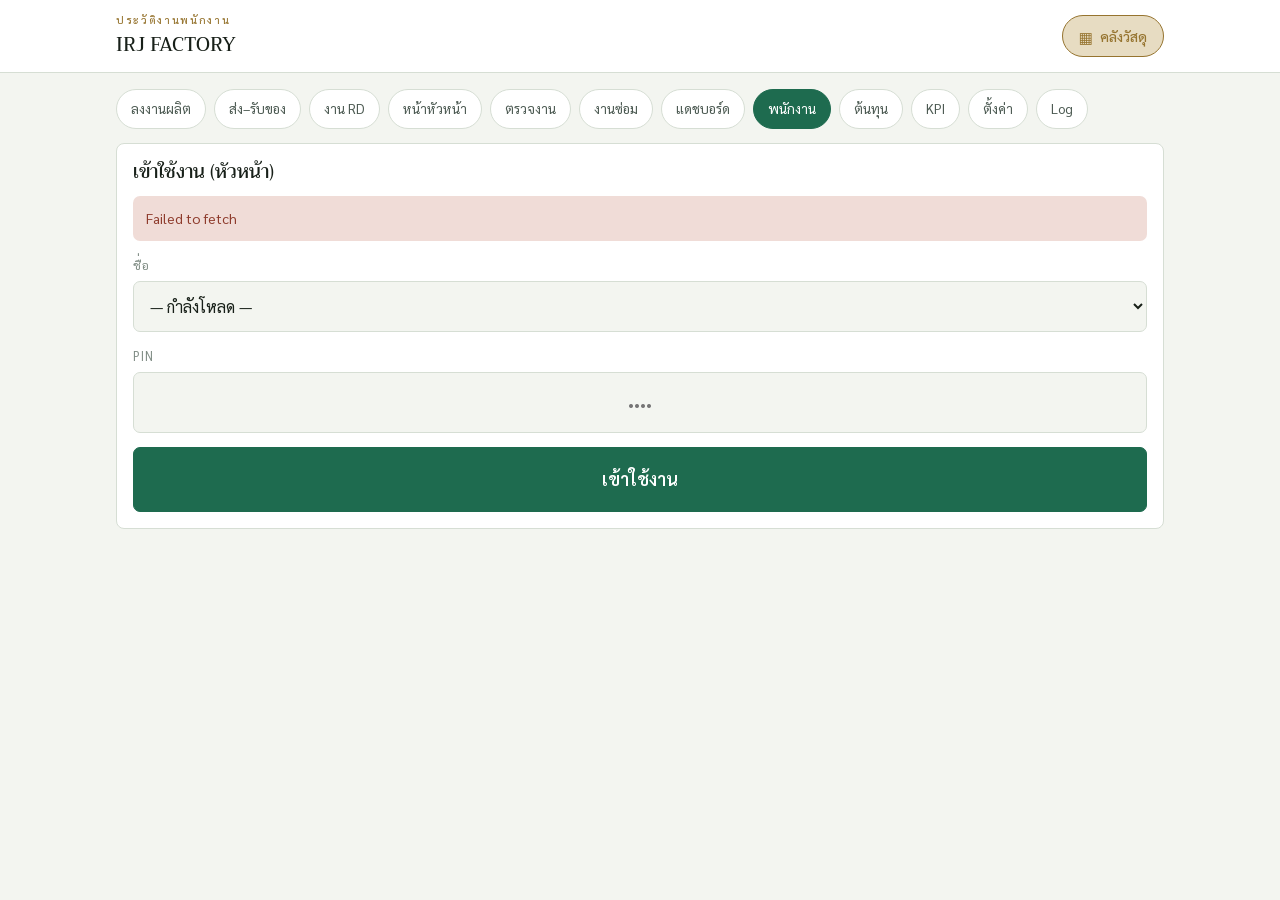
<file: people.html>
<!doctype html>
<html lang="th">
<head>
<meta charset="utf-8">
<meta name="viewport" content="width=device-width,initial-scale=1,viewport-fit=cover">
<meta name="theme-color" content="#1E6B4F">
<title>ประวัติงานพนักงาน — โรงงานหยก</title>
<link rel="preconnect" href="https://fonts.googleapis.com">
<link rel="preconnect" href="https://fonts.gstatic.com" crossorigin>
<link rel="stylesheet" href="https://fonts.googleapis.com/css2?family=Trirong:wght@400;500;600&family=Sarabun:wght@300;400;500;600&display=swap">
<link rel="stylesheet" href="app.css?v=48">
<style>
  .wrap{max-width:1080px}
  .topbar-in{max-width:1080px}
  .range{display:flex;gap:10px;flex-wrap:wrap;align-items:flex-end;margin-bottom:14px}
  .range .field{margin:0;min-width:150px}

  .who-card{background:var(--surface);border:1px solid var(--jade);border-radius:8px;
            padding:14px 16px;margin-bottom:16px}
  .who-card .nm{font-family:var(--display);font-size:22px;font-weight:600}
  .who-card .facts{display:flex;gap:18px;flex-wrap:wrap;font-size:13px;color:var(--ink-3);margin-top:8px}
  .who-card .facts b{color:var(--ink);font-weight:600;font-variant-numeric:tabular-nums}

  .kpis{display:grid;gap:12px;grid-template-columns:repeat(auto-fit,minmax(150px,1fr));margin-bottom:22px}
  .kpi{background:var(--surface);border:1px solid var(--line);border-radius:8px;padding:14px 16px;
       display:flex;flex-direction:column;gap:2px}
  .kpi .k{font-size:11.5px;letter-spacing:.08em;color:var(--ink-3)}
  .kpi .v{font-family:var(--display);font-size:28px;font-weight:600;line-height:1.15;font-variant-numeric:tabular-nums}
  .kpi .v small{font-size:12px;font-weight:400;color:var(--ink-3);margin-inline-start:4px}
  .kpi .f{font-size:12px;color:var(--ink-3);font-variant-numeric:tabular-nums}

  section{margin-bottom:26px}
  .sec-head{display:flex;gap:8px 16px;align-items:baseline;justify-content:space-between;
            flex-wrap:wrap;margin-bottom:10px}
  .sec-head h2{font-size:19px}
  .panel{background:var(--surface);border:1px solid var(--line);border-radius:8px;padding:16px}

  .tl{padding:11px 0;border-top:1px solid var(--line-2);display:flex;gap:12px;align-items:flex-start}
  .tl:first-child{border-top:0}
  .tl .when{flex:none;width:88px;font-size:12px;color:var(--ink-3);
            font-variant-numeric:tabular-nums;line-height:1.45}
  .tl .body{flex:1;min-width:0}
  .tl .t{font-size:14.5px}
  .tl .s{display:block;font-size:12.5px;color:var(--ink-3);margin-top:2px;font-variant-numeric:tabular-nums}
  .tl .n{flex:none;font-variant-numeric:tabular-nums;font-size:14.5px;white-space:nowrap;text-align:end}
  .tl .n i{font-style:normal;color:var(--alert);display:block;font-size:12px}
  .daysep{font-size:12px;letter-spacing:.06em;color:var(--gold);
          padding:14px 0 5px;border-top:1px solid var(--line);margin-top:6px}
  .daysep:first-child{border-top:0;margin-top:0;padding-top:2px}
  .empty{padding:30px 10px;text-align:center;color:var(--ink-3);font-size:14px}
</style>
</head>
<body>

<header class="topbar">
  <div class="topbar-in">
    <div class="brand">
      <span class="eyebrow">ประวัติงานพนักงาน</span>
      <span class="nm" id="factory">โรงงานหยก</span>
    </div>
    <div class="who" id="who" hidden>
      <span><b id="who-name"></b></span>
      <button class="btn btn-sm btn-ghost" id="logout" type="button">ออก</button>
    </div>
  </div>
</header>

<main class="wrap">
  <nav class="nav">
    <a href="index.html">ลงงานผลิต</a>
    <a href="admin.html">หน้าหัวหน้า</a>
    <a href="review.html">ตรวจงาน</a>
    <a href="dashboard.html">แดชบอร์ด</a>
    <a href="people.html" class="on">พนักงาน</a>
    <a href="cost.html">ต้นทุน</a>
    <a href="manage.html">ตั้งค่า</a>
    <a href="log.html">Log</a>
  </nav>

  <section id="login" class="card">
    <h2>เข้าใช้งาน (หัวหน้า)</h2>
    <div class="msg err" id="login-msg" hidden></div>
    <div class="field">
      <label for="l-name">ชื่อ</label>
      <select id="l-name"><option value="">— กำลังโหลด —</option></select>
    </div>
    <div class="field">
      <label for="l-pin">PIN</label>
      <input id="l-pin" type="password" inputmode="numeric" placeholder="••••">
    </div>
    <button class="btn btn-primary btn-lg" id="l-go" type="button">เข้าใช้งาน</button>
  </section>

  <div id="app" hidden>
    <div class="range">
      <div class="field"><label for="r-emp">พนักงาน</label>
        <select id="r-emp"><option value="">— เลือกคน —</option></select></div>
      <div class="field"><label for="r-from">ตั้งแต่</label><input id="r-from" type="date"></div>
      <div class="field"><label for="r-to">ถึง</label><input id="r-to" type="date"></div>
      <button class="btn" id="r-go" type="button">ดูข้อมูล</button>
      <button class="btn btn-ghost" id="r-90" type="button">90 วันล่าสุด</button>
    </div>

    <div id="out"><p class="hint">เลือกพนักงานที่อยากดู แล้วกดดูข้อมูล</p></div>
  </div>
</main>

<script src="config.js?v=48"></script>
<script src="api.js?v=48"></script>
<script>
(function () {
  "use strict";
  var $ = function (id) { return document.getElementById(id); };
  var J = window.JADE;

  $("factory").textContent = J.factory;

  function loadBoot() {
    return J.rpc("app_bootstrap").then(function (d) {
      var sup = d.employees.filter(function (e) { return e.role === "supervisor"; });
      $("l-name").innerHTML = '<option value="">— เลือกชื่อ —</option>' +
        (sup.length ? sup : d.employees).map(function (e) {
          return '<option value="' + J.esc(e.name) + '">' + J.esc(e.name) + "</option>";
        }).join("");
      $("r-emp").innerHTML = '<option value="">— เลือกคน —</option>' +
        d.employees.map(function (e) {
          return '<option value="' + J.esc(e.name) + '">' + J.esc(e.name) +
            (e.role === "supervisor" ? " (หัวหน้า)" : e.role === "stock" ? " (คนดูแลคลัง)" : "") + "</option>";
        }).join("");
      var saved = J.me.get();
      if (saved.name) $("l-name").value = saved.name;
    });
  }

  function enterApp() {
    $("login").hidden = true;
    $("app").hidden = false;
    $("who").hidden = false;
    $("who-name").textContent = J.me.get().name;
    setRange(30);
  }

  function setRange(days) {
    var d = new Date();
    $("r-to").value = J.today();
    $("r-from").value = J.daysAgo(days);
  }

  $("l-go").addEventListener("click", function () {
    var name = $("l-name").value, pin = $("l-pin").value;
    if (!name || !pin) { J.msg($("login-msg"), "เลือกชื่อและใส่ PIN", "err"); return; }
    $("l-go").disabled = true;
    J.rpc("sup_settings", { p_name: name, p_pin: pin }).then(function () {
      J.me.set(name, pin, "supervisor");
      enterApp();
    }).catch(function (err) { J.msg($("login-msg"), err.message, "err"); })
      .then(function () { $("l-go").disabled = false; });
  });
  $("l-pin").addEventListener("keydown", function (e) { if (e.key === "Enter") $("l-go").click(); });
  $("logout").addEventListener("click", function () { J.me.clear(); location.reload(); });

  $("r-go").addEventListener("click", load);
  $("r-emp").addEventListener("change", load);
  $("r-90").addEventListener("click", function () { setRange(90); load(); });

  function hoursTxt(min) {
    var m = Number(min) || 0;
    if (!m) return "—";
    var h = Math.floor(m / 60), mm = m % 60;
    return (h ? h + " ชม. " : "") + (mm ? mm + " น." : (h ? "" : "0 น."));
  }

  function load() {
    var emp = $("r-emp").value;
    if (!emp) { $("out").innerHTML = '<p class="hint">เลือกพนักงานที่อยากดูก่อน</p>'; return; }
    var m = J.me.get();
    $("out").innerHTML = '<p class="hint">กำลังโหลด…</p>';
    J.rpc("sup_person", {
      p_name: m.name, p_pin: m.pin, p_emp: emp,
      p_from: $("r-from").value || null, p_to: $("r-to").value || null, p_limit: 300
    }).then(render).catch(function (err) {
      $("out").innerHTML = '<p class="hint">' + J.esc(err.message) + "</p>";
    });
  }

  function render(d) {
    var w = d.who || {}, t = d.total || {};
    var days = Number(t.days) || 0, mins = Number(t.minutes) || 0;
    var html = "";

    html += '<div class="who-card">' +
      '<span class="nm">' + J.esc(w.name) + "</span> " +
      (w.code ? '<span class="chip idle">' + J.esc(w.code) + "</span> " : "") +
      (w.role === "supervisor" ? '<span class="chip ok">หัวหน้า</span> '
        : w.role === "stock" ? '<span class="chip warn">คนดูแลคลัง</span> ' : "") +
      (w.active ? "" : '<span class="chip bad">พักงาน</span>') +
      '<div class="facts">' +
        "<span>มาทำงาน <b>" + J.nf.format(days) + "</b> วัน</span>" +
        "<span>ลงบันทึก <b>" + J.nf.format(t.entries || 0) + "</b> รายการ</span>" +
        "<span>แตะไป <b>" + J.nf.format(t.lots || 0) + "</b> ล็อต · <b>" +
          J.nf.format(t.steps || 0) + "</b> ขั้นตอน</span>" +
        "<span>แนบรูปหลักฐาน <b>" + J.nf.format(t.photos || 0) + "</b> รูป</span>" +
      "</div></div>";

    var tiles = [
      { k: "งานที่ทำ", v: J.nf.format(t.pieces || 0), u: "ชิ้น-ขั้นตอน",
        f: "ชิ้นเดียวผ่านหลายขั้น นับหลายครั้ง" },
      { k: "ดัน QC ผ่าน", v: J.nf.format(t.qc || 0), u: "ชิ้น",
        f: (t.qc ? "ยอดผลิตจริงที่คนนี้ทำได้" : "ยังไม่ได้ทำขั้นตอน QC") },
      { k: "ของเสียที่เจอ", v: J.nf.format(t.bad || 0), u: "ชิ้น",
        f: t.pieces ? "คิดเป็น " + ((t.bad || 0) / t.pieces * 100).toFixed(1) + "% ของงานที่ทำ" : "—",
        bad: (t.bad || 0) > 0 },
      { k: "ชั่วโมงที่ลงไว้", v: (mins / 60).toFixed(1), u: "ชม.",
        f: mins ? "จาก " + J.nf.format(t.timed || 0) + " ใน " + J.nf.format(t.entries || 0) + " รายการ"
                : "ยังไม่ได้ลงเวลาเลย" },
      { k: "สถานะการตรวจ", v: J.nf.format(t.approved || 0), u: "ยืนยันแล้ว",
        f: "รอตรวจ " + J.nf.format(t.pending || 0) + " · ตีกลับ " + J.nf.format(t.rejected || 0),
        warn: (t.pending || 0) > 0 }
    ];
    html += '<div class="kpis">' + tiles.map(function (x) {
      return '<div class="kpi' + (x.bad ? " bad" : x.warn ? " warn" : "") + '">' +
        '<span class="k">' + J.esc(x.k) + '</span><span class="v">' + x.v +
        "<small>" + J.esc(x.u) + '</small></span><span class="f">' + J.esc(x.f) + "</span></div>";
    }).join("") + "</div>";

    // ---- ทำขั้นตอนไหนบ้าง ----
    var st = d.by_step || [];
    // ขั้นที่กดเข้า/ออก (CNC, เขย่า) ไม่มีชั่วโมงคน — เครื่องกับถังเดินเอง
    // จึงบอกเป็นจำนวนวันที่ของอยู่ในเครื่อง/ถังแทน
    function stepTime(x) {
      if (Number(x.minutes)) return hoursTxt(x.minutes);
      if (Number(x.cnc_days)) {
        return '<span title="ขั้นตอนนี้ของอยู่ในเครื่อง/ถัง ไม่ได้ใช้ชั่วโมงคน">' +
          J.nf.format(x.cnc_days) + " วัน" +
          (Number(x.cnc_open) ? " (ยังค้าง " + J.nf.format(x.cnc_open) + ")" : "") + "</span>";
      }
      return "—";
    }

    html += '<section><div class="sec-head"><h2>ทำขั้นตอนไหนบ้าง</h2>' +
      '<span class="hint">เรียงตามลำดับในสายผลิต · ขั้นที่กดเข้า–ออก (CNC / เขย่า) บอกเป็นวันในเครื่อง ไม่ใช่ชั่วโมงคน</span></div><div class="panel scroll">';
    if (!st.length) html += '<p class="empty">ยังไม่มีข้อมูลในช่วงนี้</p>';
    else {
      var maxP = Math.max.apply(null, st.map(function (x) { return Number(x.pieces) || 0; })) || 1;
      html += "<table><thead><tr><th>ขั้นตอน</th><th class='num'>ครั้ง</th><th class='num'>ชิ้น</th>" +
        "<th class='num'>เสีย</th><th class='num'>ชั่วโมง / วัน</th><th></th></tr></thead><tbody>" +
        st.map(function (x) {
          var p = Number(x.pieces) || 0;
          return "<tr><td>" + J.esc(x.step) + "</td><td class='num'>" + J.nf.format(x.n) +
            "</td><td class='num'>" + J.nf.format(p) + "</td><td class='num'>" +
            (Number(x.bad) ? '<span class="chip bad">' + J.nf.format(x.bad) + "</span>" : "—") +
            "</td><td class='num'>" + stepTime(x) + "</td>" +
            '<td style="width:30%"><span class="bar"><i style="width:' +
            (p / maxP * 100).toFixed(1) + '%"></i></span></td></tr>';
        }).join("") + "</tbody></table>";
    }
    html += "</div></section>";

    // ---- ไปช่วยล็อตไหนบ้าง ----
    var lt = d.by_lot || [];
    html += '<section><div class="sec-head"><h2>ไปช่วยล็อตไหนบ้าง</h2>' +
      '<span class="hint">เรียงตามปริมาณงาน</span></div><div class="panel scroll">';
    if (!lt.length) html += '<p class="empty">ยังไม่มีข้อมูลในช่วงนี้</p>';
    else {
      html += "<table><thead><tr><th>ล็อต</th><th>สินค้า</th><th>ขั้นตอนที่ทำ</th>" +
        "<th class='num'>ครั้ง</th><th class='num'>ชิ้น</th><th class='num'>ชั่วโมง</th></tr></thead><tbody>" +
        lt.map(function (x) {
          var steps = (x.steps || []);
          return "<tr><td>" + J.esc(x.lot) + "</td><td>" + J.esc(x.product_code) + " " +
            J.esc(x.product_name) + '</td><td><span class="lotlist">' +
            J.esc(steps.slice(0, 4).join(" · ")) + (steps.length > 4 ? " +" + (steps.length - 4) : "") +
            "</span></td><td class='num'>" + J.nf.format(x.n) + "</td><td class='num'>" +
            J.nf.format(x.pieces) + "</td><td class='num'>" + hoursTxt(x.minutes) + "</td></tr>";
        }).join("") + "</tbody></table>";
    }
    html += "</div></section>";

    // ---- งานอื่น / วันลา ----
    var ot = d.other || [];
    if (ot.length) {
      html += '<section><div class="sec-head"><h2>งานอื่น / วันลา</h2>' +
        '<span class="hint">บันทึกไว้แต่ไม่นับเข้ายอดผลิต</span></div><div class="panel scroll">' +
        "<table><thead><tr><th>วันที่</th><th>ทำอะไร</th><th class='num'>เวลา</th><th class='num'>จำนวน</th></tr></thead><tbody>" +
        ot.map(function (x) {
          return "<tr><td>" + J.esc(J.thDate(x.d)) + "</td><td>" + J.esc(x.note) +
            "</td><td class='num'>" + (Number(x.minutes) ? hoursTxt(x.minutes) : "—") +
            "</td><td class='num'>" + (Number(x.qty) ? J.nf.format(x.qty) : "—") + "</td></tr>";
        }).join("") + "</tbody></table></div></section>";
    }

    // ---- ไทม์ไลน์ ----
    var en = d.entries || [];
    html += '<section><div class="sec-head"><h2>ทำอะไรไปบ้าง ทีละรายการ</h2>' +
      '<span class="hint">ใหม่สุดอยู่บน · สูงสุด 300 รายการ</span></div><div class="panel">';
    if (!en.length) html += '<p class="empty">ยังไม่มีรายการในช่วงนี้</p>';
    else {
      var day = "";
      html += en.map(function (x) {
        var sep = "";
        if (x.work_date !== day) { day = x.work_date; sep = '<div class="daysep">' + J.esc(J.thLong(day)) + "</div>"; }
        var chip = x.review_status === "approved" ? '<span class="chip ok">ยืนยันแล้ว</span>'
                 : x.review_status === "rejected" ? '<span class="chip bad">ตีกลับ</span>'
                 : '<span class="chip warn">รอตรวจ</span>';
        var sub = [];
        if (x.time_start && x.time_end) sub.push(x.time_start + "–" + x.time_end + " (" + hoursTxt(x.minutes) + ")");
        if (x.machine) sub.push("เครื่อง " + x.machine);
        if (x.photos) sub.push(x.photos + " รูป");
        if (x.note) sub.push(x.note);
        if (x.review_status === "rejected" && x.review_note) sub.push("ตีกลับ: " + x.review_note);
        return sep + '<div class="tl"><span class="when">' +
          (x.time_start || J.thDate(x.work_date, false)) + "</span>" +
          '<span class="body"><span class="t">' +
            J.esc(x.repair ? "ซ่อม " + x.repair + " · " + (x.repair_title || "")
                  : x.category === "other" ? (x.note || "งานอื่น") : (x.lot || "—") + " · " + (x.step || "—")) +
            " " + chip + "</span>" +
            (sub.length ? '<span class="s">' + J.esc(sub.join(" · ")) + "</span>" : "") +
          "</span>" +
          '<span class="n">' + J.nf.format(x.qty_good) +
            (x.qty_bad ? "<i>เสีย " + J.nf.format(x.qty_bad) + "</i>" : "") + "</span></div>";
      }).join("");
    }
    html += "</div></section>";

    $("out").innerHTML = html;
  }

  if (!J.configured()) {
    J.msg($("login-msg"), "ยังไม่ได้ตั้งค่า config.js", "err");
  } else {
    loadBoot().then(function () {
      var m = J.me.get();
      if (m.name && m.pin && m.role === "supervisor") enterApp();
    }).catch(function (err) { J.msg($("login-msg"), err.message, "err"); });
  }
})();
</script>
</body>
</html>
</file>
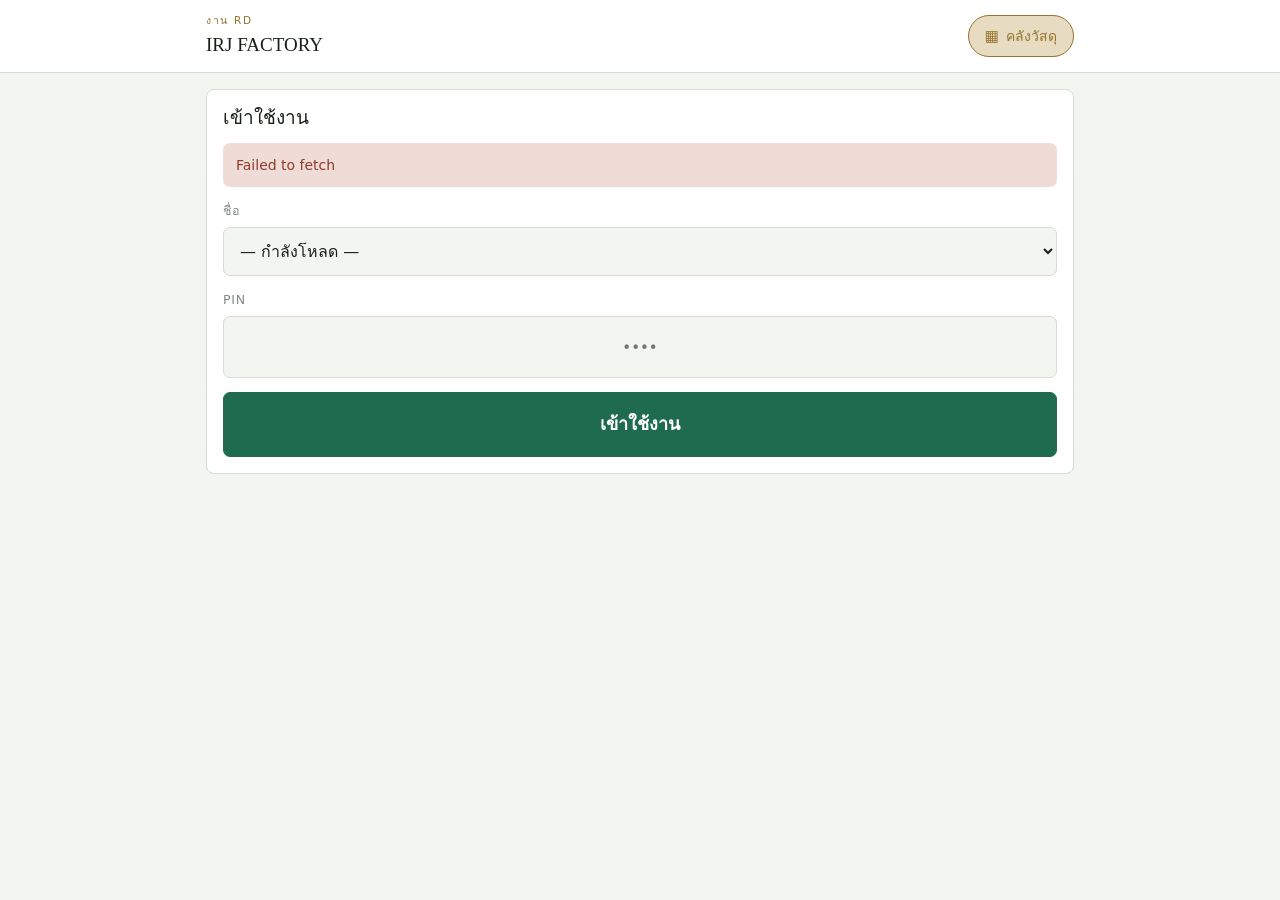
<file: rd.html>
<!doctype html>
<html lang="th">
<head>
<meta charset="utf-8">
<meta name="viewport" content="width=device-width,initial-scale=1,viewport-fit=cover">
<meta name="theme-color" content="#1E6B4F">
<title>งาน RD — โรงงานหยก</title>
<link rel="preconnect" href="https://fonts.googleapis.com">
<link rel="preconnect" href="https://fonts.gstatic.com" crossorigin>
<link rel="stylesheet" href="app.css?v=48">
<style>
  .flow{display:flex;gap:6px;flex-wrap:wrap;margin-bottom:14px}
  .flow span{font-size:12.5px;padding:6px 11px;border-radius:999px;background:var(--surface-2);
             color:var(--ink-3)}
  .flow span.on{background:var(--jade);color:var(--on-jade);font-weight:500}
  .flow span.arrow{background:transparent;padding:6px 0;color:var(--ink-3)}
  .prj{border-top:1px solid var(--line-2);padding:11px 0}
  .prj:first-child{border-top:0}
  .prj .top{display:flex;gap:10px;align-items:baseline;justify-content:space-between;flex-wrap:wrap}
  .prj .nm{font-size:14.5px}
  .prj .cd{font-size:12px;color:var(--ink-3);font-variant-numeric:tabular-nums}
  .prj .s{font-size:12.5px;color:var(--ink-3);margin-top:3px;font-variant-numeric:tabular-nums}
  .prj .acts{display:flex;gap:6px;flex-wrap:wrap;margin-top:8px}
  .newbox{background:var(--surface-2);border-radius:8px;padding:13px;margin-top:12px}
</style>
</head>
<body>

<header class="topbar">
  <div class="topbar-in">
    <div class="brand">
      <span class="eyebrow">งาน RD</span>
      <span class="nm" id="factory">โรงงานหยก</span>
    </div>
    <div class="who" id="who" hidden>
      <span><b id="who-name"></b></span>
      <button class="btn btn-sm btn-ghost" id="logout" type="button">ออก</button>
    </div>
  </div>
</header>

<main class="wrap">
  <nav class="nav" id="nav" hidden>
    <a href="index.html">ลงงานผลิต</a>
    <a href="rd.html" class="on">งาน RD</a>
    <a href="admin.html">หน้าหัวหน้า</a>
    <a href="review.html">ตรวจงาน</a>
    <a href="dashboard.html">แดชบอร์ด</a>
    <a href="people.html">พนักงาน</a>
    <a href="cost.html">ต้นทุน</a>
    <a href="kpi.html">KPI</a>
    <a href="manage.html">ตั้งค่า</a>
    <a href="log.html">Log</a>
  </nav>

  <section id="login" class="card">
    <h2>เข้าใช้งาน</h2>
    <div class="msg err" id="login-msg" hidden></div>
    <div class="field">
      <label for="l-name">ชื่อ</label>
      <select id="l-name"><option value="">— กำลังโหลด —</option></select>
    </div>
    <div class="field">
      <label for="l-pin">PIN</label>
      <input id="l-pin" type="password" inputmode="numeric" placeholder="••••">
    </div>
    <button class="btn btn-primary btn-lg" id="l-go" type="button">เข้าใช้งาน</button>
  </section>

  <div id="app" hidden>

    <!-- ---------- ลงงาน ---------- -->
    <div class="card">
      <h2>ลงงาน RD</h2>
      <div class="flow" id="flow"></div>

      <div class="field">
        <label for="f-prj">แบบ / โครงการ</label>
        <select id="f-prj"><option value="">— เลือกโครงการ —</option></select>
        <span class="hint" id="prj-hint">ยังไม่มีโครงการ? เปิดใหม่ได้ที่ข้างล่าง — ไม่ต้องรอเปิดล็อตผลิต</span>
      </div>

      <div class="field">
        <label for="f-step">ขั้นตอน</label>
        <select id="f-step"><option value="">— เลือกขั้นตอน —</option></select>
      </div>

      <div class="two">
        <div class="field">
          <label for="f-good">ทำได้ (แบบ/ชิ้น)</label>
          <input id="f-good" type="number" inputmode="numeric" min="0" placeholder="1">
        </div>
        <div class="field">
          <label for="f-bad">ต้องแก้ (รอบ)</label>
          <input id="f-bad" type="number" inputmode="numeric" min="0" placeholder="0">
        </div>
      </div>

      <div class="field">
        <label for="f-date">วันที่ทำ</label>
        <input id="f-date" type="date">
      </div>

      <div class="two">
        <div class="field">
          <label for="f-tstart">เวลาเริ่ม</label>
          <input id="f-tstart" type="time">
        </div>
        <div class="field">
          <label for="f-tend">เวลาเสร็จ</label>
          <input id="f-tend" type="time">
        </div>
      </div>
      <div class="durnote" id="dur" hidden></div>

      <div class="field">
        <label for="f-note">หมายเหตุ (ไม่บังคับ)</label>
        <textarea id="f-note" placeholder="เช่น ลูกค้าขอแก้ปีก / รอเจ้าของอนุมัติ"></textarea>
      </div>

      <div class="field">
        <label>รูปหลักฐาน (ไม่บังคับ · สูงสุด 3 รูป)</label>
        <div style="display:flex;gap:8px;flex-wrap:wrap;margin-bottom:8px">
          <button class="btn btn-sm" data-pick="cam" type="button">ถ่ายรูป</button>
          <button class="btn btn-sm" data-pick="lib" type="button">เลือกจากอัลบั้ม</button>
        </div>
        <div class="shots" id="shot-preview"></div>
        <span class="hint" id="shot-hint">รูปแบบร่าง รูปต้นแบบ หรือรูปที่ลูกค้าส่งมาก็แนบได้</span>
      </div>

      <div class="msg" id="form-msg" hidden></div>
      <button class="btn btn-primary btn-lg" id="submit" type="button">บันทึกงาน</button>
    </div>

    <input id="shot-cam" type="file" accept="image/*" capture="environment" multiple hidden>
    <input id="shot-lib" type="file" accept="image/*" multiple hidden>

    <!-- ---------- โครงการ ---------- -->
    <section style="margin-top:22px">
      <div style="display:flex;justify-content:space-between;align-items:baseline;flex-wrap:wrap;gap:8px;margin-bottom:8px">
        <h2 style="font-size:18px">แบบ / โครงการ</h2>
        <div style="display:flex;gap:8px;align-items:center">
          <select id="p-filter" style="padding:6px 9px;border:1px solid var(--line);border-radius:6px;font:inherit;font-size:13px;background:var(--surface);color:var(--ink)">
            <option value="open">ที่ทำอยู่</option>
            <option value="all">ทั้งหมด</option>
            <option value="done">ที่สำเร็จ</option>
            <option value="cancelled">ที่ยกเลิก</option>
          </select>
          <button class="btn btn-sm" id="p-new" type="button">+ เปิดโครงการใหม่</button>
        </div>
      </div>

      <div class="card">
        <div class="newbox" id="newbox" hidden>
          <div class="field">
            <label for="n-title">ชื่อแบบ / โครงการ</label>
            <input id="n-title" type="text" placeholder="เช่น พระปิดตา รุ่นใหม่ / แก้แบบเตารีด v3">
          </div>
          <div class="two">
            <div class="field">
              <label for="n-prod">สินค้าที่เกี่ยวข้อง (ถ้ามี)</label>
              <select id="n-prod"><option value="">— ไม่ระบุ —</option></select>
            </div>
            <div class="field">
              <label for="n-due">กำหนดส่งให้ฝ่ายผลิต</label>
              <input id="n-due" type="date">
            </div>
          </div>
          <div class="field">
            <label for="n-note">หมายเหตุ</label>
            <input id="n-note" type="text" placeholder="เช่น ลูกค้าสั่งพิเศษ 200 องค์">
          </div>
          <div class="msg" id="new-msg" hidden></div>
          <div style="display:flex;gap:8px">
            <button class="btn btn-primary" id="n-go" type="button">เปิดโครงการ</button>
            <button class="btn btn-ghost" id="n-cancel" type="button">ยกเลิก</button>
          </div>
        </div>
        <div class="msg" id="prj-msg" hidden></div>
        <div id="projects"></div>
      </div>
    </section>

    <!-- ---------- งานล่าสุด ---------- -->
    <section style="margin-top:22px">
      <div style="display:flex;justify-content:space-between;align-items:baseline;margin-bottom:8px">
        <h2 style="font-size:18px">งาน RD ล่าสุดของฉัน</h2>
        <a href="kpi.html" class="hint" id="kpi-link" hidden>ดู KPI ของแผนก →</a>
      </div>
      <div class="card"><div class="list" id="recent"></div></div>
    </section>
  </div>
</main>

<div class="queue" id="queue" hidden></div>

<script src="config.js?v=48"></script>
<script src="api.js?v=48"></script>
<script>
(function () {
  "use strict";
  var $ = function (id) { return document.getElementById(id); };
  var J = window.JADE;
  var boot = null, projects = [], shots = [], rdSteps = [];

  $("factory").textContent = J.factory;

  var ST = {
    open: '<span class="chip warn">ทำอยู่</span>',
    done: '<span class="chip ok">สำเร็จ</span>',
    cancelled: '<span class="chip idle">ยกเลิก</span>'
  };
  var CHIP = {
    pending: '<span class="chip warn">รอตรวจ</span>',
    approved: '<span class="chip ok">ผ่านแล้ว</span>',
    rejected: '<span class="chip bad">ไม่ผ่าน</span>'
  };

  /* ---------- เข้าใช้งาน ---------- */
  function loadBoot() {
    return J.rpc("app_bootstrap").then(function (d) {
      boot = d;
      rdSteps = (d.steps || []).filter(function (s) { return s.dept === "rd"; });
      $("l-name").innerHTML = '<option value="">— เลือกชื่อ —</option>' +
        (d.employees || []).map(function (e) {
          return '<option value="' + J.esc(e.name) + '">' + J.esc(e.name) + "</option>";
        }).join("");
      var saved = J.me.get();
      if (saved.name) $("l-name").value = saved.name;

      $("f-step").innerHTML = !rdSteps.length
        ? '<option value="">— ยังไม่มีขั้นตอนของ RD —</option>'
        : '<option value="">— เลือกขั้นตอน —</option>' + rdSteps.map(function (s) {
            return '<option value="' + J.esc(s.name) + '">' + J.esc(s.name) + "</option>";
          }).join("");
      $("flow").innerHTML = rdSteps.map(function (s, i) {
        return (i ? '<span class="arrow">→</span>' : "") + "<span>" + J.esc(s.name) + "</span>";
      }).join("") + (rdSteps.length ? '<span class="arrow">→</span><span>ส่งต่อฝ่ายผลิต</span>' : "");

      $("n-prod").innerHTML = '<option value="">— ไม่ระบุ —</option>' +
        (d.products || []).map(function (p) {
          return '<option value="' + J.esc(p.code) + '">' + J.esc(p.code) + " · " +
            J.esc(p.name) + "</option>";
        }).join("");
    });
  }

  function markFlow() {
    var cur = $("f-step").value;
    Array.prototype.forEach.call($("flow").querySelectorAll("span"), function (el) {
      if (el.className !== "arrow") el.className = el.textContent === cur ? "on" : "";
    });
  }

  function enterApp(role) {
    $("login").hidden = true;
    $("app").hidden = false;
    $("who").hidden = false;
    $("who-name").textContent = J.me.get().name;
    J.nav(role || J.me.get().role);
    // หน้า KPI เป็นของหัวหน้า พนักงานกดเข้าไปจะเจอแต่ error
    $("kpi-link").hidden = (role || J.me.get().role) !== "supervisor";
    J.enhanceDates(); J.enhanceTimes();
    $("f-date").value = J.today();
    loadProjects();
    loadRecent();
  }

  $("l-go").addEventListener("click", function () {
    var name = $("l-name").value, pin = $("l-pin").value;
    if (!name || !pin) { J.msg($("login-msg"), "เลือกชื่อและใส่ PIN", "err"); return; }
    $("l-go").disabled = true;
    J.rpc("app_rd_projects", { p_name: name, p_pin: pin, p_status: "open" }).then(function () {
      var role = "worker";
      (boot.employees || []).forEach(function (e) { if (e.name === name) role = e.role; });
      J.me.set(name, pin, role);
      enterApp(role);
    }).catch(function (err) { J.msg($("login-msg"), err.message, "err"); })
      .then(function () { $("l-go").disabled = false; });
  });
  $("l-pin").addEventListener("keydown", function (e) { if (e.key === "Enter") $("l-go").click(); });
  $("logout").addEventListener("click", function () { J.me.clear(); location.reload(); });

  /* ---------- โครงการ ---------- */
  function loadProjects() {
    var m = J.me.get();
    return J.rpc("app_rd_projects", { p_name: m.name, p_pin: m.pin, p_status: $("p-filter").value })
      .then(function (list) {
        projects = list || [];
        renderProjects();
        return J.rpc("app_rd_projects", { p_name: m.name, p_pin: m.pin, p_status: "open" });
      }).then(function (open) {
        var keep = $("f-prj").value;
        var arr = open || [];
        $("f-prj").innerHTML = !arr.length
          ? '<option value="">— ยังไม่มีโครงการที่เปิดอยู่ —</option>'
          : '<option value="">— เลือกโครงการ —</option>' + arr.map(function (p) {
              return '<option value="' + J.esc(p.code) + '">' + J.esc(p.code) + " · " +
                J.esc(p.name) + "</option>";
            }).join("");
        $("f-prj").value = keep;
      }).catch(function (err) {
        $("projects").innerHTML = '<p class="hint">' + J.esc(err.message) + "</p>";
      });
  }

  function renderProjects() {
    if (!projects.length) {
      $("projects").innerHTML = '<p class="hint" style="padding:14px 0">ยังไม่มีโครงการในกลุ่มนี้</p>';
      return;
    }
    $("projects").innerHTML = projects.map(function (p) {
      var late = p.status === "open" && p.days_left != null && p.days_left < 0;
      var soon = p.status === "open" && p.days_left != null && p.days_left >= 0 && p.days_left <= 3;
      return '<div class="prj"><div class="top"><span class="nm">' + J.esc(p.name) +
        (p.product_code ? ' <span class="cd">(' + J.esc(p.product_code) + ")</span>" : "") +
        "</span>" + (ST[p.status] || "") + "</div>" +
        '<div class="cd">' + J.esc(p.code) + "</div>" +
        '<div class="s">ลงงานแล้ว ' + J.nf.format(p.steps_done) + " ครั้ง" +
        (p.last_step ? " · ล่าสุด " + J.esc(p.last_step) : "") +
        (p.fixes ? ' · <span style="color:var(--alert)">แก้ ' + J.nf.format(p.fixes) + " รอบ</span>" : "") +
        (p.due_date ? " · กำหนดส่ง " + J.esc(J.thDate(p.due_date)) +
          (late ? ' <span class="chip bad">เลย ' + (-p.days_left) + " ว.</span>"
                : soon ? ' <span class="chip warn">อีก ' + p.days_left + " ว.</span>" : "") : "") +
        (p.closed_date ? " · ปิด " + J.esc(J.thDate(p.closed_date)) : "") +
        (p.note ? "<br>" + J.esc(p.note) : "") + "</div>" +
        (p.status === "open"
          ? '<div class="acts">' +
            '<button class="btn btn-sm" data-use="' + J.esc(p.code) + '" type="button">ลงงานโครงการนี้</button>' +
            '<button class="btn btn-sm btn-primary" data-done="' + J.esc(p.code) + '" type="button">ปิดว่าสำเร็จ</button>' +
            '<button class="btn btn-sm btn-danger" data-cancel="' + J.esc(p.code) + '" type="button">ยกเลิก</button>' +
            '<button class="btn btn-sm btn-ghost" data-del="' + J.esc(p.code) + '" type="button">ลบทิ้ง</button>' +
            "</div>"
          : '<div class="acts"><button class="btn btn-sm btn-ghost" data-reopen="' + J.esc(p.code) +
            '" type="button">เปิดใหม่</button>' +
            '<button class="btn btn-sm btn-ghost" data-del="' + J.esc(p.code) + '" type="button">ลบทิ้ง</button>' +
            "</div>") + "</div>";
    }).join("");

    bind("use", function (code) {
      $("f-prj").value = code;
      window.scrollTo({ top: 0, behavior: "smooth" });
    });
    bind("done", function (code) { setStatus(code, "done", "ปิดโครงการ " + code + " ว่าสำเร็จ?"); });
    bind("cancel", function (code) { setStatus(code, "cancelled", "ยกเลิกโครงการ " + code + "?"); });
    bind("reopen", function (code) { setStatus(code, "open", "เปิดโครงการ " + code + " ขึ้นมาใหม่?"); });
    bind("del", function (code) { delProject(code, false); });
  }

  // ลบโครงการทิ้งถาวร — ใช้ตอนเปิดผิด หรือเป็นของทดลอง
  // ถ้ามีงานลงไว้แล้ว เซิร์ฟเวอร์จะไม่ยอมลบรอบแรก ต้องยืนยันซ้ำ
  function delProject(code, force) {
    var p = null, i;
    for (i = 0; i < projects.length; i++) if (projects[i].code === code) p = projects[i];
    var nm = p ? p.name : code;
    if (!force && !confirm("ลบโครงการ " + code + " (" + nm + ") ทิ้งถาวร?\nงานที่ลงไว้ในโครงการนี้จะถูกลบไปด้วย และเอากลับมาไม่ได้")) return;
    var m = J.me.get();
    J.rpc("app_rd_delete", { p_name: m.name, p_pin: m.pin, p_code: code, p_force: !!force })
      .then(function (r) {
        loadProjects();
        loadRecent();
        J.msg($("prj-msg"), "ลบโครงการ " + code + " แล้ว" +
          (r && r.entries ? " (ลบงานที่ลงไว้ " + r.entries + " รายการไปด้วย)" : ""), "ok");
      })
      .catch(function (err) {
        // "มีการลงงานอยู่ N รายการ — ถ้าจะลบจริงต้องยืนยันอีกครั้ง"
        if (!force && err.message && err.message.indexOf("ยืนยันอีกครั้ง") >= 0) {
          if (confirm(err.message + "\n\nยืนยันลบ " + code + " ทิ้งจริง ๆ?")) delProject(code, true);
          return;
        }
        alert(err.message);
      });
  }

  function bind(attr, fn) {
    Array.prototype.forEach.call($("projects").querySelectorAll("[data-" + attr + "]"), function (b) {
      b.addEventListener("click", function () { fn(b.dataset[attr]); });
    });
  }

  function setStatus(code, status, ask) {
    if (!confirm(ask)) return;
    var m = J.me.get();
    J.rpc("app_rd_close", { p_name: m.name, p_pin: m.pin, p_code: code, p_status: status })
      .then(loadProjects)
      .catch(function (err) { alert(err.message); });
  }

  $("p-filter").addEventListener("change", loadProjects);
  $("p-new").addEventListener("click", function () {
    $("newbox").hidden = !$("newbox").hidden;
    if (!$("newbox").hidden) $("n-title").focus();
  });
  $("n-cancel").addEventListener("click", function () { $("newbox").hidden = true; });

  $("n-go").addEventListener("click", function () {
    var m = J.me.get();
    var title = $("n-title").value.trim();
    if (!title) { J.msg($("new-msg"), "ตั้งชื่อแบบ/โครงการก่อน", "err"); return; }
    $("n-go").disabled = true;
    J.rpc("app_rd_open", {
      p_name: m.name, p_pin: m.pin, p_title: title,
      p_product: $("n-prod").value || null,
      p_due: $("n-due").value || null,
      p_note: $("n-note").value || null
    }).then(function (r) {
      J.msg($("new-msg"), "เปิดโครงการ " + r.code + " แล้ว", "ok");
      $("n-title").value = ""; $("n-note").value = ""; $("n-due").value = "";
      $("n-prod").value = "";
      return loadProjects().then(function () { $("f-prj").value = r.code; });
    }).catch(function (err) { J.msg($("new-msg"), err.message, "err"); })
      .then(function () { $("n-go").disabled = false; });
  });

  /* ---------- เวลา ---------- */
  function updateDuration() {
    var t = J.durationText($("f-tstart").value, $("f-tend").value);
    var box = $("dur");
    if (!t) { box.hidden = true; return; }
    box.hidden = false;
    box.textContent = t;
    box.className = "durnote" + (t.indexOf("ต้องหลัง") >= 0 ? " bad" : "");
  }
  $("f-tstart").addEventListener("timechange", updateDuration);
  $("f-tend").addEventListener("timechange", updateDuration);
  $("f-step").addEventListener("change", markFlow);

  /* ---------- รูป ---------- */
  function renderShots() {
    $("shot-preview").innerHTML = shots.map(function (s, i) {
      return '<span class="shot"><img src="' + s + '" alt=""><button type="button" data-rm="' +
        i + '">×</button></span>';
    }).join("");
    Array.prototype.forEach.call($("shot-preview").querySelectorAll("[data-rm]"), function (b) {
      b.addEventListener("click", function () { shots.splice(Number(b.dataset.rm), 1); renderShots(); });
    });
    $("shot-hint").textContent = shots.length
      ? "แนบไว้ " + shots.length + " รูป (กดรูปเพื่อลบ)"
      : "รูปแบบร่าง รูปต้นแบบ หรือรูปที่ลูกค้าส่งมาก็แนบได้";
  }

  function onPickShots(e) {
    var files = Array.prototype.slice.call(e.target.files || []);
    e.target.value = "";
    if (!files.length) return;
    var room = 3 - shots.length;
    if (room <= 0) { $("shot-hint").textContent = "ครบ 3 รูปแล้ว ลบรูปเดิมก่อนถ้าจะเปลี่ยน"; return; }
    files = files.slice(0, room);
    $("shot-hint").textContent = "กำลังย่อรูป…";
    var left = files.length;
    files.forEach(function (f) {
      J.shrinkImage(f, 1000, 0.62, function (data) {
        if (data) shots.push(data);
        if (--left === 0) renderShots();
      });
    });
  }
  $("shot-cam").addEventListener("change", onPickShots);
  $("shot-lib").addEventListener("change", onPickShots);
  Array.prototype.forEach.call(document.querySelectorAll("[data-pick]"), function (b) {
    b.addEventListener("click", function () {
      $(b.dataset.pick === "cam" ? "shot-cam" : "shot-lib").click();
    });
  });

  function uploadShots(entryId) {
    var m = J.me.get();
    var list = shots.slice();
    shots = []; renderShots();
    if (!list.length) return;
    var done = 0;
    list.reduce(function (chain, data) {
      return chain.then(function () {
        return J.rpc("app_add_photo", { p_name: m.name, p_pin: m.pin, p_entry: entryId, p_data: data })
          .then(function () {
            done++;
            J.msg($("form-msg"), "กำลังส่งรูป " + done + "/" + list.length + "…", "ok");
          });
      });
    }, Promise.resolve()).then(function () {
      J.msg($("form-msg"), "บันทึกและแนบรูป " + done + " รูปเรียบร้อย", "ok");
      loadRecent();
    }).catch(function (err) {
      J.msg($("form-msg"), "บันทึกงานแล้ว แต่แนบรูปไม่สำเร็จ: " + err.message, "warn");
    });
  }

  /* ---------- ส่งบันทึก ---------- */
  var skipTime = false;
  $("submit").addEventListener("click", function () {
    var m = J.me.get();
    var prj = $("f-prj").value, step = $("f-step").value;
    var good = Number($("f-good").value || 0), bad = Number($("f-bad").value || 0);
    if (!prj) { J.msg($("form-msg"), "เลือกโครงการก่อน (หรือเปิดโครงการใหม่ข้างล่าง)", "err"); return; }
    if (!step) { J.msg($("form-msg"), "เลือกขั้นตอนก่อน", "err"); return; }
    if (!good && !bad) { J.msg($("form-msg"), "ใส่จำนวนที่ทำได้ หรือจำนวนรอบที่ต้องแก้", "err"); return; }
    var t1 = $("f-tstart").value || null, t2 = $("f-tend").value || null;
    if ((!t1 || !t2) && !skipTime) {
      skipTime = true;
      J.msg($("form-msg"), "ยังไม่ได้ใส่เวลาเริ่ม–เวลาเสร็จ ถ้าจำไม่ได้ กดส่งอีกครั้งเพื่อบันทึกโดยไม่มีเวลา", "warn");
      return;
    }
    $("submit").disabled = true;
    J.submit({
      p_name: m.name, p_pin: m.pin, p_project: prj, p_step: step,
      p_good: good, p_bad: bad,
      p_date: $("f-date").value || J.today(),
      p_note: $("f-note").value || null,
      p_time_start: t1, p_time_end: t2
    }, "app_rd_submit").then(function (r) {
      J.msg($("form-msg"), r && r.queued
        ? "เน็ตไม่ติด — เก็บไว้ในเครื่องแล้ว จะส่งให้เองเมื่อเน็ตกลับมา"
        : "บันทึกเรียบร้อย ขอบคุณครับ", r && r.queued ? "warn" : "ok");
      $("f-good").value = ""; $("f-bad").value = ""; $("f-note").value = "";
      $("f-tstart").value = ""; $("f-tend").value = "";
      skipTime = false;
      updateDuration();
      if (r && r.id) uploadShots(r.id);
      else if (shots.length) {
        J.msg($("form-msg"), "เน็ตไม่ติด — บันทึกงานเก็บไว้แล้ว แต่รูปแนบไม่ได้ตอนออฟไลน์ ค่อยแนบใหม่ทีหลัง", "warn");
        shots = []; renderShots();
      }
      loadProjects(); loadRecent();
    }).catch(function (err) { J.msg($("form-msg"), err.message, "err"); })
      .then(function () { $("submit").disabled = false; });
  });

  /* ---------- งานล่าสุด ---------- */
  function loadRecent() {
    var m = J.me.get();
    J.rpc("app_my_entries", { p_name: m.name, p_pin: m.pin, p_limit: 40 }).then(function (list) {
      var rows = (list || []).filter(function (r) { return !!r.project; }).slice(0, 15);
      if (!rows.length) {
        $("recent").innerHTML = '<p class="hint" style="padding:14px 0">ยังไม่มีงาน RD ที่ลงไว้</p>';
        return;
      }
      $("recent").innerHTML = rows.map(function (r) {
        return '<div class="row"><div class="main">' +
          '<div class="t">' + J.esc(r.step) + " · " + J.esc(r.project_name || r.project) + "</div>" +
          '<div class="s">' + J.esc(r.project) + " · " + J.esc(J.thDate(r.work_date)) +
          (r.time_start && r.time_end ? " · " + J.esc(r.time_start) + "–" + J.esc(r.time_end) : "") +
          (r.photos ? " · " + r.photos + " รูป" : "") +
          (r.note ? " · " + J.esc(r.note) : "") + "</div></div>" +
          '<div class="n">' + J.nf.format(r.qty_good) +
          (r.qty_bad ? "<i>แก้ " + J.nf.format(r.qty_bad) + "</i>" : "") +
          "<br>" + (CHIP[r.review_status] || "") +
          (r.can_delete ? ' <button class="btn btn-sm btn-danger" data-del="' + J.esc(r.id) +
                          '" type="button">ลบ</button>' : "") +
          "</div></div>";
      }).join("");
      Array.prototype.forEach.call($("recent").querySelectorAll("[data-del]"), function (b) {
        b.addEventListener("click", function () {
          if (!confirm("ลบรายการนี้?")) return;
          var mm = J.me.get();
          J.rpc("app_delete_entry", { p_name: mm.name, p_pin: mm.pin, p_id: b.dataset.del })
            .then(function () { loadRecent(); loadProjects(); })
            .catch(function (err) { alert(err.message); });
        });
      });
    }).catch(function () {});
  }

  /* ---------- คิวออฟไลน์ ---------- */
  function paintQueue(n) {
    var q = $("queue");
    if (!n) { q.hidden = true; return; }
    q.hidden = false;
    q.textContent = "มี " + n + " รายการรอส่งเมื่อเน็ตกลับมา";
  }
  J.onQueueChange(paintQueue);
  paintQueue(J.queueLength());

  /* ---------- เริ่ม ---------- */
  loadBoot().then(function () {
    var m = J.me.get();
    if (m.name && m.pin) enterApp(m.role);
  }).catch(function (err) { J.msg($("login-msg"), err.message, "err"); });
})();
</script>
</body>
</html>
</file>
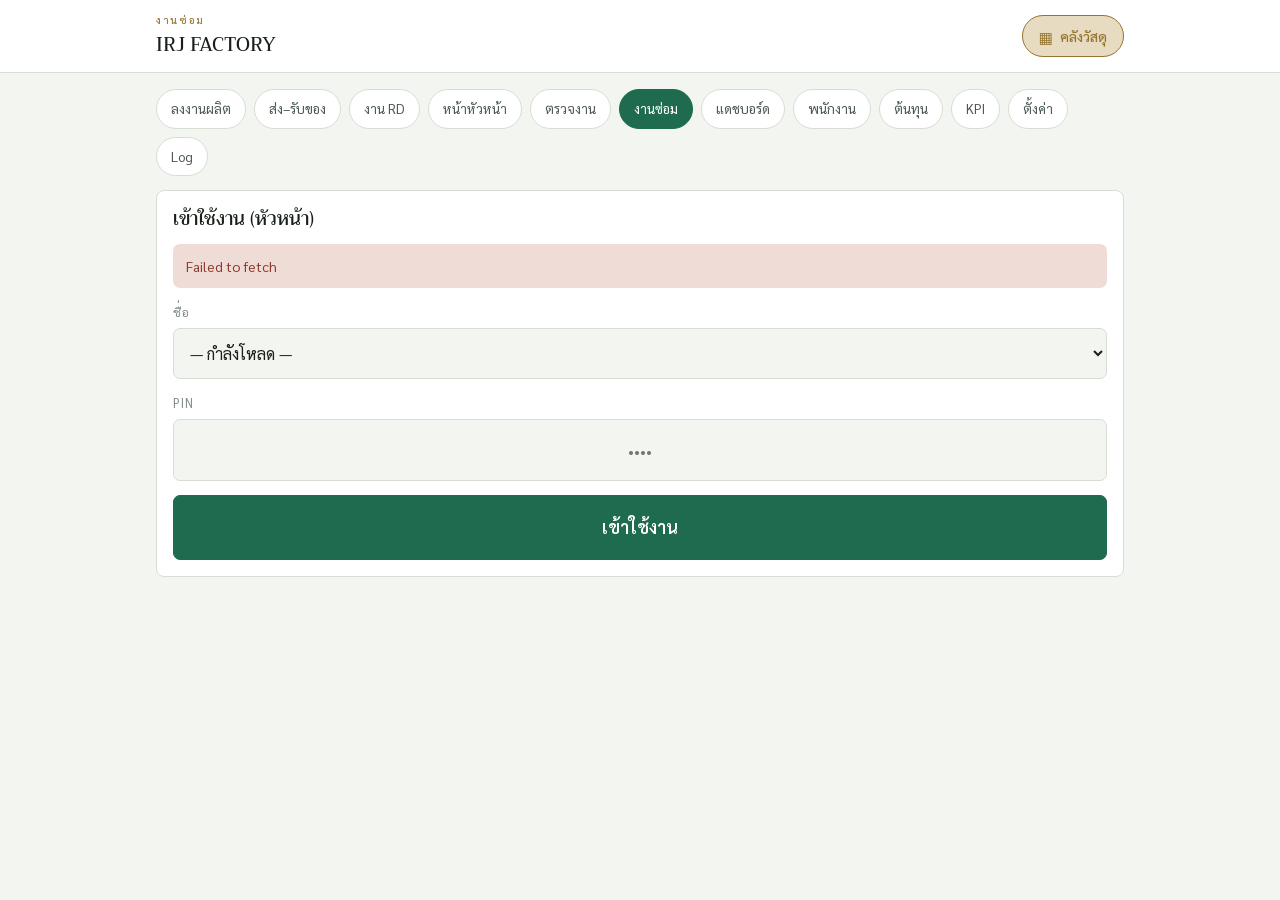
<file: repair.html>
<!doctype html>
<html lang="th">
<head>
<meta charset="utf-8">
<meta name="viewport" content="width=device-width,initial-scale=1,viewport-fit=cover">
<meta name="theme-color" content="#1E6B4F">
<title>งานซ่อม — โรงงานหยก</title>
<link rel="preconnect" href="https://fonts.googleapis.com">
<link rel="preconnect" href="https://fonts.gstatic.com" crossorigin>
<link rel="stylesheet" href="https://fonts.googleapis.com/css2?family=Trirong:wght@400;500;600&family=Sarabun:wght@300;400;500;600&display=swap">
<link rel="stylesheet" href="app.css?v=48">
<style>
  .wrap{max-width:1000px;padding-bottom:80px}
  .topbar-in{max-width:1000px}
  .nav{display:flex;gap:8px;flex-wrap:wrap;margin-bottom:14px}
  .nav a{padding:8px 14px;border:1px solid var(--line);border-radius:999px;text-decoration:none;
         color:var(--ink-2);font-size:13.5px;background:var(--surface)}
  .nav a.on{background:var(--jade);border-color:var(--jade);color:var(--on-jade)}

  .kind{display:grid;grid-template-columns:1fr 1fr;gap:8px;margin-bottom:14px}
  .kind label{display:flex;gap:9px;align-items:center;padding:12px;border:1px solid var(--line);
              border-radius:9px;background:var(--surface);cursor:pointer;font-size:14.5px}
  .kind input{width:18px;height:18px;accent-color:var(--jade);flex:none}
  .kind label:has(input:checked){border-color:var(--jade);background:var(--jade-soft);color:var(--jade-ink)}
  .kind small{display:block;color:var(--ink-3);font-size:12px}

  .tiles{display:grid;grid-template-columns:repeat(auto-fit,minmax(150px,1fr));gap:10px;margin-bottom:14px}
  .tile{background:var(--surface);border:1px solid var(--line);border-radius:10px;padding:12px 14px}
  .tile i{display:block;font-style:normal;font-size:12px;color:var(--ink-3)}
  .tile b{display:block;font-family:var(--display);font-size:26px;font-weight:500;
          font-variant-numeric:tabular-nums;color:var(--ink);margin-top:2px}
  .tile.warn b{color:var(--amber)}
  .tile a{color:inherit}

  .seg{display:flex;gap:6px;flex-wrap:wrap;margin-bottom:12px}
  .seg button{padding:7px 14px;border:1px solid var(--line);border-radius:999px;background:var(--surface);
              color:var(--ink-2);font:inherit;font-size:13.5px;cursor:pointer}
  .seg button[aria-pressed="true"]{background:var(--ink);border-color:var(--ink);color:var(--paper)}

  .job{background:var(--surface);border:1px solid var(--line);border-radius:12px;padding:14px 16px;margin-bottom:12px}
  .job.closed{opacity:.8}
  .job .hd{display:flex;gap:8px;align-items:center;flex-wrap:wrap;font-size:12.5px;color:var(--ink-3)}
  .job .hd b{color:var(--ink-2);font-variant-numeric:tabular-nums;letter-spacing:.2px}
  .job h3{margin:6px 0 2px;font-size:17px;font-weight:600;line-height:1.4}
  .job .sub{font-size:13px;color:var(--ink-2);line-height:1.55}
  .job .big{display:flex;gap:18px;align-items:flex-end;flex-wrap:wrap;margin:12px 0 4px}
  .job .big b{font-family:var(--display);font-size:32px;font-weight:500;line-height:1;
              font-variant-numeric:tabular-nums;color:var(--jade)}
  .job .big span{font-size:12.5px;color:var(--ink-3);line-height:1.5}
  .ppl{margin-top:10px;display:grid;gap:7px}
  .ppl .p{display:grid;grid-template-columns:minmax(64px,auto) 1fr auto;gap:10px;align-items:center;font-size:13.5px}
  .ppl .bar{height:8px;border-radius:4px;background:var(--surface-2);overflow:hidden}
  .ppl .bar span{display:block;height:100%;background:var(--jade);border-radius:4px}
  .ppl .h{font-variant-numeric:tabular-nums;color:var(--ink-2);white-space:nowrap}
  .job .acts{display:flex;gap:8px;flex-wrap:wrap;margin-top:12px}
  .det{margin-top:10px;border-top:1px solid var(--line-2)}
  .det .r{display:grid;grid-template-columns:1fr auto;gap:4px 10px;padding:9px 0;border-bottom:1px solid var(--line-2);font-size:13.5px}
  .det .r .s{grid-column:1 / -1;font-size:12.5px;color:var(--ink-3)}
  .det .r.rej{opacity:.55}
  .det .r .h{font-variant-numeric:tabular-nums;white-space:nowrap}
  .det[hidden],.job [hidden]{display:none!important}
  .empty{color:var(--ink-3);font-size:14px;padding:18px 4px}
</style>
</head>
<body>

<header class="topbar">
  <div class="topbar-in">
    <div class="brand">
      <span class="eyebrow">งานซ่อม</span>
      <span class="nm" id="factory">โรงงานหยก</span>
    </div>
    <div class="who" id="who" hidden>
      <span><b id="who-name"></b></span>
      <button class="btn btn-sm btn-ghost" id="logout" type="button">ออก</button>
    </div>
  </div>
</header>

<main class="wrap">
  <nav class="nav">
    <a href="index.html">ลงงานผลิต</a>
    <a href="admin.html">หน้าหัวหน้า</a>
    <a href="review.html">ตรวจงาน</a>
    <a href="dashboard.html">แดชบอร์ด</a>
    <a href="people.html">พนักงาน</a>
    <a href="cost.html">ต้นทุน</a>
    <a href="manage.html">ตั้งค่า</a>
    <a href="log.html">Log</a>
  </nav>

  <section id="login" class="card">
    <h2>เข้าใช้งาน (หัวหน้า)</h2>
    <div class="msg err" id="login-msg" hidden></div>
    <div class="field">
      <label for="l-name">ชื่อ</label>
      <select id="l-name"><option value="">— กำลังโหลด —</option></select>
    </div>
    <div class="field">
      <label for="l-pin">PIN</label>
      <input id="l-pin" type="password" inputmode="numeric" placeholder="••••">
    </div>
    <button class="btn btn-primary btn-lg" id="l-go" type="button">เข้าใช้งาน</button>
  </section>

  <div id="app" hidden>
    <!-- เปิด JOB -->
    <section class="card">
      <h2>เปิด JOB ซ่อมใหม่</h2>
      <div class="msg" id="open-msg" hidden></div>
      <div class="kind" role="radiogroup" aria-label="ประเภทงานซ่อม">
        <label><input type="radio" name="kind" value="item" checked>
          <span>ซ่อมชิ้นงาน<small>พระ/ชิ้นงานแตก บิ่น ลูกค้าส่งคืน</small></span></label>
        <label><input type="radio" name="kind" value="machine">
          <span>ซ่อมเครื่อง<small>เครื่องจักร อุปกรณ์ในโรงงาน</small></span></label>
      </div>
      <div class="field">
        <label for="o-title">ชื่องานซ่อม</label>
        <input id="o-title" type="text" maxlength="120" placeholder="เช่น ซ่อมหัวพระแตก / เปลี่ยนสายพาน CNC">
      </div>
      <div class="field" id="o-item-box">
        <label for="o-item">ของใคร / สินค้าอะไร / กี่ชิ้น (ไม่บังคับ)</label>
        <input id="o-item" type="text" placeholder="เช่น ลูกค้าคุณเอ · พระปิดตา 3 องค์">
      </div>
      <div class="field" id="o-mach-box" hidden>
        <label for="o-mach">เครื่องที่ซ่อม (ไม่บังคับ)</label>
        <select id="o-mach"><option value="">— ไม่ระบุ / อุปกรณ์อื่น —</option></select>
      </div>
      <div class="field">
        <label for="o-note">ฝากบอกคนซ่อม (ไม่บังคับ)</label>
        <input id="o-note" type="text" placeholder="เช่น ด่วน ลูกค้ารับวันศุกร์">
      </div>
      <button class="btn btn-primary btn-lg" id="o-go" type="button">เปิด JOB</button>
      <p class="hint" style="margin-top:10px">เปิดแล้วพนักงานลงเวลาได้ที่หน้า "ลงงานผลิต" › แท็บ "งานซ่อม" · ชั่วโมงทั้งหมดออกเป็น Excel ได้ที่หน้าหัวหน้า (ชีต "งานซ่อม")</p>
    </section>

    <div class="tiles" id="tiles"></div>

    <section class="card">
      <h2>JOB ซ่อมทั้งหมด</h2>
      <div class="msg" id="list-msg" hidden></div>
      <div class="seg" id="seg">
        <button type="button" data-st="open" aria-pressed="true">เปิดอยู่</button>
        <button type="button" data-st="closed" aria-pressed="false">ปิดแล้ว</button>
        <button type="button" data-st="all" aria-pressed="false">ทั้งหมด</button>
      </div>
      <div id="jobs"><p class="empty">กำลังโหลด…</p></div>
    </section>
  </div>
</main>

<script src="config.js?v=48"></script>
<script src="api.js?v=48"></script>
<script>
(function () {
  "use strict";
  var $ = function (id) { return document.getElementById(id); };
  var J = window.JADE;
  var status = "open", jobs = [];

  $("factory").textContent = J.factory;

  function hrs(h) {
    var m = Math.round(Number(h || 0) * 60);
    if (!m) return "0 ชม.";
    return (m >= 60 ? J.nf.format(Math.floor(m / 60)) + " ชม." : "") +
           (m % 60 ? (m >= 60 ? " " : "") + (m % 60) + " น." : "");
  }
  function kindOf() {
    var r = document.querySelector('input[name="kind"]:checked');
    return r ? r.value : "item";
  }

  /* ---------- เข้าใช้งาน ---------- */
  function loadBoot() {
    return J.rpc("app_bootstrap").then(function (d) {
      var sup = d.employees.filter(function (e) { return e.role === "supervisor"; });
      $("l-name").innerHTML = '<option value="">— เลือกชื่อ —</option>' +
        (sup.length ? sup : d.employees).map(function (e) {
          return '<option value="' + J.esc(e.name) + '">' + J.esc(e.name) + "</option>";
        }).join("");
      $("o-mach").innerHTML = '<option value="">— ไม่ระบุ / อุปกรณ์อื่น —</option>' +
        (d.machines || []).map(function (m) {
          return '<option value="' + J.esc(m.name) + '">' + J.esc(m.name) + "</option>";
        }).join("");
      var saved = J.me.get();
      if (saved.name) $("l-name").value = saved.name;
    });
  }

  function enterApp() {
    $("login").hidden = true;
    $("app").hidden = false;
    $("who").hidden = false;
    $("who-name").textContent = J.me.get().name;
    load();
  }

  $("l-go").addEventListener("click", function () {
    var name = $("l-name").value, pin = $("l-pin").value;
    if (!name || !pin) { J.msg($("login-msg"), "เลือกชื่อและใส่ PIN", "err"); return; }
    $("l-go").disabled = true;
    J.rpc("sup_repairs", { p_name: name, p_pin: pin, p_status: "open" }).then(function () {
      J.me.set(name, pin, "supervisor");
      enterApp();
    }).catch(function (err) { J.msg($("login-msg"), err.message, "err"); })
      .then(function () { $("l-go").disabled = false; });
  });
  $("l-pin").addEventListener("keydown", function (e) { if (e.key === "Enter") $("l-go").click(); });
  $("logout").addEventListener("click", function () { J.me.clear(); location.reload(); });

  /* ---------- เปิด JOB ---------- */
  Array.prototype.forEach.call(document.querySelectorAll('input[name="kind"]'), function (r) {
    r.addEventListener("change", function () {
      var k = kindOf();
      $("o-item-box").hidden = k !== "item";
      $("o-mach-box").hidden = k !== "machine";
    });
  });

  $("o-go").addEventListener("click", function () {
    var m = J.me.get(), title = $("o-title").value.trim(), k = kindOf();
    if (!title) { J.msg($("open-msg"), "ใส่ชื่องานซ่อมก่อน", "err"); $("o-title").focus(); return; }
    $("o-go").disabled = true;
    J.rpc("sup_repair_open", {
      p_name: m.name, p_pin: m.pin, p_kind: k, p_title: title,
      p_machine: k === "machine" ? ($("o-mach").value || null) : null,
      p_item: k === "item" ? ($("o-item").value.trim() || null) : null,
      p_note: $("o-note").value.trim() || null
    }).then(function (r) {
      J.msg($("open-msg"), "เปิด JOB " + r.code + " แล้ว — บอกพนักงานให้เลือก " + r.code +
        " ในแท็บ \"งานซ่อม\" ตอนลงเวลา", "ok");
      $("o-title").value = ""; $("o-item").value = ""; $("o-note").value = ""; $("o-mach").value = "";
      setStatus("open");
    }).catch(function (err) { J.msg($("open-msg"), err.message, "err"); })
      .then(function () { $("o-go").disabled = false; });
  });

  /* ---------- รายการ JOB ---------- */
  function setStatus(st) {
    status = st;
    Array.prototype.forEach.call($("seg").querySelectorAll("button"), function (b) {
      b.setAttribute("aria-pressed", String(b.getAttribute("data-st") === st));
    });
    load();
  }
  $("seg").addEventListener("click", function (e) {
    var b = e.target.closest("button[data-st]");
    if (b) setStatus(b.getAttribute("data-st"));
  });

  function load() {
    var m = J.me.get();
    J.rpc("sup_repairs", { p_name: m.name, p_pin: m.pin, p_status: status }).then(function (d) {
      jobs = d.jobs || [];
      renderTiles(d.summary || {});
      renderJobs();
    }).catch(function (err) { J.msg($("list-msg"), err.message, "err"); });
  }

  function renderTiles(s) {
    $("tiles").innerHTML =
      '<div class="tile"><i>JOB ที่เปิดอยู่</i><b>' + J.nf.format(s.open || 0) + "</b></div>" +
      '<div class="tile"><i>ชั่วโมงของ JOB ที่เปิดอยู่</i><b>' + hrs(s.open_hours) + "</b></div>" +
      '<div class="tile"><i>ซ่อมชิ้นงาน (รวมทุก JOB)</i><b>' + hrs(s.item_hours) + "</b></div>" +
      '<div class="tile"><i>ซ่อมเครื่อง (รวมทุก JOB)</i><b>' + hrs(s.machine_hours) + "</b></div>" +
      '<div class="tile' + (s.pending ? " warn" : "") + '"><i>เวลาซ่อมที่รอตรวจ</i><b>' +
        (s.pending ? '<a href="review.html">' + J.nf.format(s.pending) + " รายการ</a>" : "0") + "</b></div>";
  }

  var STATUS = {
    open:      '<span class="chip ok">เปิดอยู่</span>',
    done:      '<span class="chip idle">ซ่อมเสร็จแล้ว</span>',
    cancelled: '<span class="chip bad">ยกเลิก</span>'
  };

  function renderJobs() {
    if (!jobs.length) {
      $("jobs").innerHTML = '<p class="empty">' +
        (status === "open" ? "ไม่มี JOB ซ่อมที่เปิดอยู่" : "ยังไม่มี JOB ในหมวดนี้") + "</p>";
      return;
    }
    $("jobs").innerHTML = jobs.map(function (j, i) {
      var top = Math.max.apply(null, (j.by_person || []).map(function (p) { return p.minutes; }).concat([1]));
      var ppl = (j.by_person || []).map(function (p) {
        return '<div class="p"><span>' + J.esc(p.name) + '</span>' +
          '<span class="bar"><span style="width:' + Math.max(3, Math.round(p.minutes / top * 100)) + '%"></span></span>' +
          '<span class="h">' + hrs(p.hours) + " · " + p.n + " ครั้ง</span></div>";
      }).join("");
      var open = j.status === "open";
      return '<article class="job' + (open ? "" : " closed") + '" data-i="' + i + '">' +
        '<div class="hd"><b>' + J.esc(j.code) + "</b>" +
          '<span class="chip ' + (j.kind === "machine" ? "warn" : "ok") + '">' +
            (j.kind === "machine" ? "ซ่อมเครื่อง" : "ซ่อมชิ้นงาน") + "</span>" + STATUS[j.status] + "</div>" +
        "<h3>" + J.esc(j.title) + "</h3>" +
        '<div class="sub">' +
          (j.machine ? "เครื่อง: " + J.esc(j.machine) + "<br>" : "") +
          (j.item ? J.esc(j.item) + "<br>" : "") +
          (j.note ? "ฝากไว้: " + J.esc(j.note) + "<br>" : "") +
          "เปิด " + J.esc(j.opened_txt) + (j.opened_by ? " โดย " + J.esc(j.opened_by) : "") +
          (open ? " · เปิดมาแล้ว " + j.days + " วัน"
                : " · ปิด " + J.esc(j.closed_txt || "") + (j.closed_by ? " โดย " + J.esc(j.closed_by) : "") +
                  " · ใช้เวลา " + j.days + " วัน") +
        "</div>" +
        '<div class="big"><b>' + hrs(j.hours) + "</b>" +
          "<span>ใช้ไปแล้ว · " + J.nf.format(j.people) + " คน · " + J.nf.format(j.entries) + " ครั้ง" +
          (Number(j.hours_wait) ? "<br>ในนี้รอหัวหน้าตรวจ " + hrs(j.hours_wait) : "") + "</span></div>" +
        (ppl ? '<div class="ppl">' + ppl + "</div>" : '<p class="hint" style="margin-top:8px">ยังไม่มีใครลงเวลาเข้า JOB นี้</p>') +
        '<div class="acts">' +
          (j.entries ? '<button class="btn btn-sm" type="button" data-act="det">ดูรายการเวลา</button>' : "") +
          (open
            ? '<button class="btn btn-sm btn-primary" type="button" data-act="done">ซ่อมเสร็จ — ปิด JOB</button>' +
              '<button class="btn btn-sm btn-ghost" type="button" data-act="cancelled">ยกเลิก JOB</button>'
            : '<button class="btn btn-sm btn-ghost" type="button" data-act="open">เปิด JOB นี้ใหม่</button>') +
        "</div>" +
        '<div class="det" hidden></div>' +
      "</article>";
    }).join("");
  }

  $("jobs").addEventListener("click", function (e) {
    var b = e.target.closest("button[data-act]");
    if (!b) return;
    var card = b.closest(".job"), j = jobs[Number(card.getAttribute("data-i"))];
    var act = b.getAttribute("data-act"), m = J.me.get();
    if (act === "det") { toggleDetail(card, j); return; }

    // ยกเลิกต้องกดยืนยันซ้ำ กันนิ้วพลาด
    if (act === "cancelled" && !b.dataset.sure) {
      b.dataset.sure = "1";
      b.textContent = "กดอีกครั้งเพื่อยืนยันยกเลิก";
      b.classList.add("btn-danger");
      setTimeout(function () {
        if (b.isConnected) { delete b.dataset.sure; b.textContent = "ยกเลิก JOB"; b.classList.remove("btn-danger"); }
      }, 4000);
      return;
    }
    b.disabled = true;
    J.rpc("sup_repair_close", { p_name: m.name, p_pin: m.pin, p_code: j.code, p_status: act })
      .then(function (r) {
        J.msg($("list-msg"),
          act === "done" ? "ปิด " + j.code + " แล้ว — ใช้ไปทั้งหมด " + hrs(r.hours)
          : act === "open" ? "เปิด " + j.code + " ใหม่แล้ว พนักงานลงเวลาเพิ่มได้"
          : "ยกเลิก " + j.code + " แล้ว", "ok");
        load();
      })
      .catch(function (err) { J.msg($("list-msg"), err.message, "err"); b.disabled = false; });
  });

  var REV = { approved: "ยืนยันแล้ว", pending: "รอตรวจ", rejected: "ตีกลับ — ไม่นับ" };
  function toggleDetail(card, j) {
    var box = card.querySelector(".det");
    if (!box.hidden) { box.hidden = true; return; }
    box.hidden = false;
    box.innerHTML = '<p class="hint" style="padding:10px 0">กำลังโหลด…</p>';
    var m = J.me.get();
    J.rpc("sup_repair_detail", { p_name: m.name, p_pin: m.pin, p_code: j.code }).then(function (list) {
      box.innerHTML = (list || []).map(function (r) {
        return '<div class="r' + (r.review_status === "rejected" ? " rej" : "") + '">' +
          "<span>" + J.thDate(r.work_date) + " · " + J.esc(r.employee) + " · " +
            J.esc(r.time_start || "") + "–" + J.esc(r.time_end || "") + "</span>" +
          '<span class="h">' + hrs((r.minutes || 0) / 60) + "</span>" +
          '<span class="s">' + (REV[r.review_status] || r.review_status) +
            (r.note ? " · " + J.esc(r.note) : "") +
            (r.review_note ? " · หัวหน้า: " + J.esc(r.review_note) : "") + "</span></div>";
      }).join("") || '<p class="hint" style="padding:10px 0">ยังไม่มีรายการ</p>';
    }).catch(function (err) { box.innerHTML = '<p class="msg err">' + J.esc(err.message) + "</p>"; });
  }

  /* ---------- เริ่ม ---------- */
  if (!J.configured()) {
    J.msg($("login-msg"), "ยังไม่ได้ตั้งค่า config.js", "err");
  } else {
    loadBoot().then(function () {
      var m = J.me.get();
      if (m.name && m.pin && m.role === "supervisor") enterApp();
    }).catch(function (err) { J.msg($("login-msg"), err.message, "err"); });
  }
})();
</script>
</body>
</html>
</file>
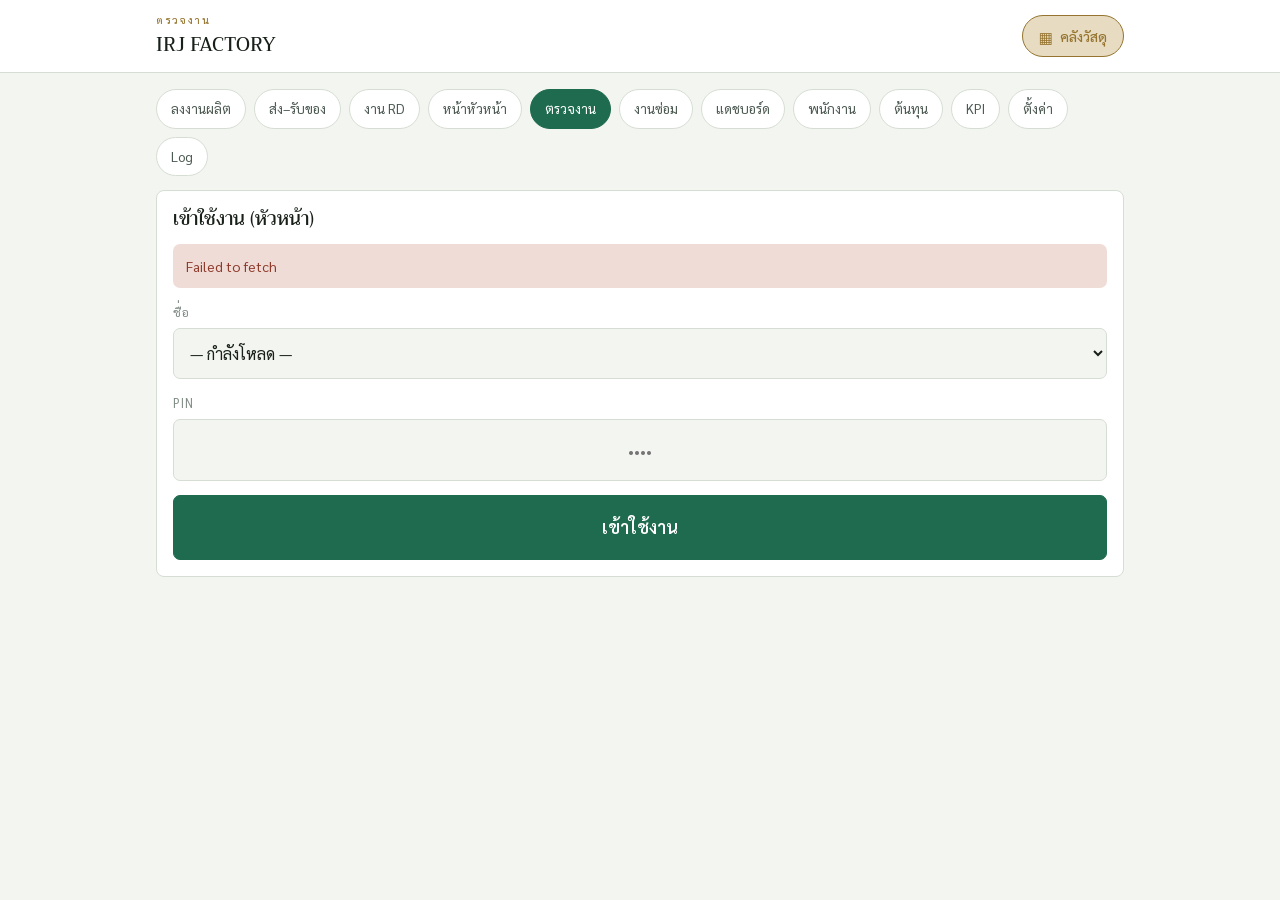
<file: review.html>
<!doctype html>
<html lang="th">
<head>
<meta charset="utf-8">
<meta name="viewport" content="width=device-width,initial-scale=1,viewport-fit=cover">
<meta name="theme-color" content="#1E6B4F">
<title>ตรวจงาน — โรงงานหยก</title>
<link rel="preconnect" href="https://fonts.googleapis.com">
<link rel="preconnect" href="https://fonts.gstatic.com" crossorigin>
<link rel="stylesheet" href="https://fonts.googleapis.com/css2?family=Trirong:wght@400;500;600&family=Sarabun:wght@300;400;500;600&display=swap">
<link rel="stylesheet" href="app.css?v=48">
<style>
  .wrap{max-width:1000px;padding-bottom:120px}
  .topbar-in{max-width:1000px}
  .nav{display:flex;gap:8px;flex-wrap:wrap;margin-bottom:14px}
  .nav a{padding:8px 14px;border:1px solid var(--line);border-radius:999px;text-decoration:none;
         color:var(--ink-2);font-size:13.5px;background:var(--surface)}
  .nav a.on{background:var(--jade);border-color:var(--jade);color:var(--on-jade)}

  .rev{display:flex;gap:12px;padding:13px 0;border-top:1px solid var(--line-2)}
  .rev:first-child{border-top:0}
  .rev input[type=checkbox]{width:22px;height:22px;flex:none;margin-top:2px;accent-color:var(--jade)}
  .rev .body{flex:1;min-width:0}
  .rev .l1{display:flex;gap:8px;align-items:baseline;justify-content:space-between;flex-wrap:wrap}
  .rev .t{font-size:14.5px}
  .rev .n{font-variant-numeric:tabular-nums;font-size:14.5px;white-space:nowrap}
  .rev .n i{font-style:normal;color:var(--alert);margin-inline-start:6px;font-size:13px}
  .rev .s{font-size:12.5px;color:var(--ink-3);font-variant-numeric:tabular-nums;margin-top:2px}
  .rev .why{font-size:12.5px;color:var(--alert);margin-top:3px}
  .rev .tools{display:flex;gap:8px;align-items:center;flex-wrap:wrap;margin-top:7px}
  .rev.done{opacity:.55}
  .edt{background:var(--surface-2);border-radius:8px;padding:12px;margin-top:9px}
  .edt .row2{display:grid;grid-template-columns:repeat(auto-fit,minmax(120px,1fr));gap:10px}
  .edt label{display:block;font-size:11.5px;color:var(--ink-3);margin-bottom:4px}
  .edt input{width:100%;padding:9px 10px;border:1px solid var(--line);border-radius:6px;
             background:var(--paper);color:var(--ink);font-size:15px}
  .edt .acts{display:flex;gap:8px;margin-top:10px;flex-wrap:wrap}
  .edt[hidden]{display:none!important}
  .shots{display:flex;gap:8px;flex-wrap:wrap;margin-top:8px}
  .shots img{width:96px;height:96px;object-fit:cover;border-radius:6px;border:1px solid var(--line);cursor:pointer}

  .bulk{
    position:fixed;inset-block-end:0;inset-inline:0;z-index:40;
    background:var(--surface);border-top:1px solid var(--line);
    padding:12px 16px calc(12px + env(safe-area-inset-bottom));
  }
  .bulk-in{max-width:1000px;margin:0 auto;display:flex;gap:10px;align-items:center;flex-wrap:wrap}
  .bulk .cnt{font-size:14px;flex:1;min-width:120px}
  .bulk .cnt b{font-variant-numeric:tabular-nums}
  .bulk[hidden]{display:none!important}
  .why-box{flex:1 1 100%;display:flex;gap:8px;flex-wrap:wrap}
  .why-box input{flex:1 1 200px;padding:11px 12px;border:1px solid var(--line);border-radius:7px;
                 background:var(--paper);color:var(--ink);font-size:15px}
  .why-box[hidden]{display:none!important}

  .selbar{display:flex;gap:10px;align-items:center;flex-wrap:wrap;margin-bottom:10px}
  .lightbox{position:fixed;inset:0;background:rgba(8,16,12,.9);display:flex;align-items:center;
            justify-content:center;padding:20px;z-index:60}
  .lightbox img{max-width:100%;max-height:90vh;border-radius:8px}
  .lightbox[hidden]{display:none!important}
</style>
</head>
<body>

<header class="topbar">
  <div class="topbar-in">
    <div class="brand">
      <span class="eyebrow">ตรวจงาน</span>
      <span class="nm" id="factory">โรงงานหยก</span>
    </div>
    <div class="who" id="who" hidden>
      <span><b id="who-name"></b></span>
      <button class="btn btn-sm btn-ghost" id="logout" type="button">ออก</button>
    </div>
  </div>
</header>

<main class="wrap">
  <nav class="nav">
    <a href="index.html">ลงงานผลิต</a>
    <a href="admin.html">หน้าหัวหน้า</a>
    <a href="review.html" class="on">ตรวจงาน</a>
    <a href="dashboard.html">แดชบอร์ด</a>
    <a href="people.html">พนักงาน</a>
    <a href="cost.html">ต้นทุน</a>
    <a href="manage.html">ตั้งค่า</a>
    <a href="log.html">Log</a>
  </nav>

  <section id="login" class="card">
    <h2>เข้าใช้งาน (หัวหน้า)</h2>
    <div class="msg err" id="login-msg" hidden></div>
    <div class="field">
      <label for="l-name">ชื่อ</label>
      <select id="l-name"><option value="">— กำลังโหลด —</option></select>
    </div>
    <div class="field">
      <label for="l-pin">PIN</label>
      <input id="l-pin" type="password" inputmode="numeric" placeholder="••••">
    </div>
    <button class="btn btn-primary btn-lg" id="l-go" type="button">เข้าใช้งาน</button>
  </section>

  <div id="app" hidden>
    <div class="card">
      <h2>เลือกช่วงที่จะตรวจ</h2>
      <div class="two">
        <div class="field"><label for="f-from">ตั้งแต่</label><input id="f-from" type="date"></div>
        <div class="field"><label for="f-to">ถึง</label><input id="f-to" type="date"></div>
      </div>
      <div class="two">
        <div class="field">
          <label for="f-status">สถานะ</label>
          <select id="f-status">
            <option value="pending">รอตรวจ</option>
            <option value="approved">ยืนยันแล้ว</option>
            <option value="rejected">ตีกลับ</option>
            <option value="inmachine">อยู่ในเครื่อง</option>
            <option value="all">ทั้งหมด</option>
          </select>
        </div>
        <div class="field">
          <label for="f-emp">พนักงาน</label>
          <select id="f-emp"><option value="">— ทุกคน —</option></select>
        </div>
      </div>
      <div class="field">
        <label for="f-lot">ล็อต</label>
        <select id="f-lot"><option value="">— ทุกล็อต —</option></select>
      </div>
      <div class="lotinfo withpic" id="lotbar" hidden>
        <img class="lotpic" id="lotpic" alt="" hidden>
        <span class="txt" id="lottext"></span>
      </div>
      <button class="btn btn-primary btn-lg" id="f-go" type="button">ดูรายการ</button>
    </div>

    <div class="card" id="card-pile" hidden>
      <div class="sec-head" style="display:flex;justify-content:space-between;align-items:baseline;gap:12px;flex-wrap:wrap">
        <h2>ของค้างที่จุดพัก</h2>
        <span class="hint" id="pile-sum"></span>
      </div>
      <div id="pile-list"></div>
      <p class="hint" style="margin-top:10px">
        ยอดคงเหลือคิดสดจากที่วางไว้ลบที่หยิบไปทุกครั้ง · หยิบเกินยอดคงเหลือไม่ได้</p>
    </div>

    <div class="card" id="card-hoff" hidden>
      <div class="sec-head" style="display:flex;justify-content:space-between;align-items:baseline;gap:12px;flex-wrap:wrap">
        <h2>ของส่งมอบไม่ตรง / ค้างทาง</h2>
        <span class="hint" id="hoff-sum"></span>
      </div>
      <div class="msg" id="hoff-msg" hidden></div>
      <div id="hoff-list"></div>
      <p class="hint" style="margin-top:10px">
        นับจากใบส่งมอบที่คนรับกดแล้วจำนวนไม่ตรง หรือส่งไปเกิน 24 ชม. ยังไม่มีใครรับ</p>
    </div>

    <div class="card">
      <div class="msg" id="rev-msg" hidden></div>
      <div class="selbar" id="selbar" hidden>
        <button class="btn btn-sm" id="sel-all" type="button">เลือกทั้งหมด</button>
        <button class="btn btn-sm btn-ghost" id="sel-none" type="button">ไม่เลือกเลย</button>
        <button class="btn btn-sm btn-ghost" id="shot-all" type="button">โหลดรูปทุกรายการ</button>
        <span class="hint" id="sum"></span>
      </div>
      <div id="list"><p class="hint">กดปุ่ม "ดูรายการ" เพื่อเริ่ม</p></div>
    </div>
  </div>
</main>

<div class="bulk" id="bulk" hidden>
  <div class="bulk-in">
    <span class="cnt">เลือกไว้ <b id="nsel">0</b> รายการ · <b id="npc">0</b> ชิ้น</span>
    <button class="btn btn-primary" id="do-ok" type="button">ยืนยัน</button>
    <button class="btn btn-danger" id="do-no" type="button">ตีกลับ</button>
    <button class="btn btn-ghost" id="do-undo" type="button">เปิดให้แก้ใหม่</button>
    <div class="why-box" id="why-box" hidden>
      <input id="why" type="text" placeholder="ตีกลับเพราะอะไร — พนักงานจะเห็นข้อความนี้">
      <button class="btn btn-danger" id="do-no2" type="button">ส่งตีกลับ</button>
      <button class="btn btn-ghost" id="do-cancel" type="button">ยกเลิก</button>
    </div>
  </div>
</div>

<div class="lightbox" id="lightbox" hidden><img id="lightbox-img" alt="รูปหลักฐาน"></div>

<script src="config.js?v=48"></script>
<script src="api.js?v=48"></script>
<script>
(function () {
  "use strict";
  var $ = function (id) { return document.getElementById(id); };
  var J = window.JADE;
  var rows = [];

  $("factory").textContent = J.factory;

  /* ---------- เข้าใช้งาน ---------- */
  function loadBoot() {
    return J.rpc("app_bootstrap").then(function (d) {
      var sup = d.employees.filter(function (e) { return e.role === "supervisor"; });
      $("l-name").innerHTML = '<option value="">— เลือกชื่อ —</option>' +
        (sup.length ? sup : d.employees).map(function (e) {
          return '<option value="' + J.esc(e.name) + '">' + J.esc(e.name) + "</option>";
        }).join("");
      $("f-emp").innerHTML = '<option value="">— ทุกคน —</option>' +
        d.employees.map(function (e) {
          return '<option value="' + J.esc(e.name) + '">' + J.esc(e.name) + "</option>";
        }).join("");
      var saved = J.me.get();
      if (saved.name) $("l-name").value = saved.name;
    });
  }

  function enterApp() {
    $("login").hidden = true;
    $("app").hidden = false;
    $("who").hidden = false;
    $("who-name").textContent = J.me.get().name;
    var d = new Date();
    $("f-to").value = J.today();
    $("f-from").value = J.daysAgo(14);
    loadLots();
    load();
  }

  $("l-go").addEventListener("click", function () {
    var name = $("l-name").value, pin = $("l-pin").value;
    if (!name || !pin) { J.msg($("login-msg"), "เลือกชื่อและใส่ PIN", "err"); return; }
    $("l-go").disabled = true;
    J.rpc("sup_lots", { p_name: name, p_pin: pin, p_status: "all" }).then(function () {
      J.me.set(name, pin, "supervisor");
      enterApp();
    }).catch(function (err) { J.msg($("login-msg"), err.message, "err"); })
      .then(function () { $("l-go").disabled = false; });
  });
  $("l-pin").addEventListener("keydown", function (e) { if (e.key === "Enter") $("l-go").click(); });
  $("logout").addEventListener("click", function () { J.me.clear(); location.reload(); });

  function loadLots() {
    var m = J.me.get();
    J.rpc("sup_lots", { p_name: m.name, p_pin: m.pin, p_status: "all" }).then(function (list) {
      lotMap = {};
      list.forEach(function (l) { lotMap[l.code] = l; });
      $("f-lot").innerHTML = '<option value="">— ทุกล็อต —</option>' +
        list.map(function (l) {
          return '<option value="' + J.esc(l.code) + '">' + J.esc(l.code) + " · " +
            J.esc(l.product_code) + "</option>";
        }).join("");
    }).catch(function () {});
  }

  /* ---------- รายการงาน ---------- */
  var CHIP = {
    pending:  '<span class="chip warn">รอตรวจ</span>',
    approved: '<span class="chip ok">ยืนยันแล้ว</span>',
    rejected: '<span class="chip bad">ตีกลับ</span>',
    inmachine:'<span class="chip">อยู่ในเครื่อง</span>'
  };

  $("f-go").addEventListener("click", load);
  $("f-lot").addEventListener("change", showLotBar);

  // รูปสินค้า + ข้อมูลย่อของล็อตที่เลือก
  var lotMap = {};
  function showLotBar() {
    var l = lotMap[$("f-lot").value];
    if (!l) { $("lotbar").hidden = true; return; }
    $("lotbar").hidden = false;
    J.setPhoto($("lotpic"), l.product_code, l.has_photo);
    $("lottext").innerHTML =
      J.esc(l.product_code) + " · " + J.esc(l.product_name) + " · หยก" + J.esc(l.jade) + "<br>" +
      "เริ่ม <b>" + J.esc(J.thDate(l.opened_at)) + "</b> · เปิดล็อต <b>" +
      J.nf.format(l.qty_opened) + "</b> ชิ้น · ผ่าน QC <b>" + J.nf.format(l.qc_passed) +
      "</b> · ค้างในสาย <b>" + J.nf.format(l.wip) + "</b>";
  }

  /* ---------- งานแก้: หัวหน้าเลือกว่าจะย้ายยอดให้คนแก้ไหม ---------- */
  function reworkBox(r) {
    var n = J.nf.format((r.qty_good || 0) + (r.qty_bad || 0));
    var who = J.esc(r.rework_of || "คนเดิม"), fixer = J.esc(r.employee);
    var move = r.rework_move !== false;
    return '<div class="rwk">' +
      '<div class="s">' + (move
        ? "ยอด " + n + " ชิ้นนับเป็นของ " + fixer + " · หักออกจาก " + who
        : "ยอด " + n + " ชิ้นยังเป็นของ " + who + " · " + fixer + " ได้แต่ชั่วโมง") +
      " · ยอดรวมของขั้นตอนไม่เปลี่ยนทั้งสองแบบ</div>" +
      '<div class="tabs sm">' +
        '<button class="tab" data-move="' + J.esc(r.id) + '" data-val="1" type="button" aria-selected="' +
          String(move) + '">ย้ายยอดให้ ' + fixer + "</button>" +
        '<button class="tab" data-move="' + J.esc(r.id) + '" data-val="0" type="button" aria-selected="' +
          String(!move) + '">ไม่ย้าย — ' + who + " เก็บยอดไว้</button>" +
      "</div></div>";
  }

  function setMove(id, move) {
    var m = J.me.get();
    J.rpc("sup_rework_move", { p_name: m.name, p_pin: m.pin, p_id: id, p_move: move })
      .then(function () { load(); })
      .catch(function (e) { alert(e.message); });
  }

  /* ---------- ใบส่งมอบที่ไม่ตรง ---------- */
  function loadHandoffs() {
    var m = J.me.get();
    return J.rpc("sup_handoffs", {
      p_name: m.name, p_pin: m.pin,
      p_from: $("f-from").value || null,
      p_to: $("f-to").value || null,
      p_lot: $("f-lot").value || null,
      p_gap_only: true
    }).then(function (d) {
      var moves = (d && d.moves) || [], sm = (d && d.summary) || {};
      var open = moves.filter(function (r) {
        return (r.status === "mismatch" && !r.resolved) || r.status === "sent";
      });
      $("card-hoff").hidden = !open.length;
      if (!open.length) return;
      $("hoff-sum").textContent =
        "หายรวม " + J.nf.format(sm.lost || 0) + " ชิ้น" +
        (Number(sm.extra) ? " · เกิน " + J.nf.format(sm.extra) + " ชิ้น" : "") +
        (Number(sm.stuck) ? " · ค้างทาง " + sm.stuck + " ใบ" : "");
      $("hoff-list").innerHTML = open.map(function (r) {
        var stuck = r.status === "sent";
        return '<div class="hoff gap" data-h="' + r.id + '">' +
          '<div class="top"><span class="who">' + J.esc(r.from_name) + " → " + J.esc(r.to_name) +
            (stuck ? " · ยังไม่มีใครรับ" : "") + "</span>" +
          '<span class="qty">' + (stuck ? J.nf.format(r.qty_sent) + " ชิ้นค้าง"
             : "ขาด " + J.nf.format(r.gap) + " ชิ้น") + "</span></div>" +
          '<div class="meta">ล็อต ' + J.esc(r.lot) +
            (r.step ? " · หลังขั้น " + J.esc(r.step) : "") +
            " · ส่ง " + J.esc(r.sent_txt) +
            (r.recv_txt ? " · รับ " + J.esc(r.recv_txt) + " โดย " + J.esc(r.recv_name || "-") : "") +
            (r.hours != null ? " · " + r.hours + " ชม." : "") +
            (stuck ? "" : " · ส่งมา " + J.nf.format(r.qty_sent) + " นับได้ " + J.nf.format(r.qty_recv)) +
            "</div>" +
          (r.gap_note ? '<div class="meta">คนรับบอก: ' + J.esc(r.gap_note) + "</div>" : "") +
          (r.note ? '<div class="meta">คนส่งบอก: ' + J.esc(r.note) + "</div>" : "") +
          '<div class="act">' +
            '<button class="btn btn-sm btn-ghost" data-hact="pics">ดูรูป (' + (r.photos || 0) + ")</button>" +
            (stuck ? "" :
              '<input type="text" class="rnote" style="min-width:190px" placeholder="เคลียร์ยังไง">' +
              '<button class="btn btn-sm btn-primary" data-hact="ok">เคลียร์แล้ว</button>') +
          "</div><div class='pics'></div></div>";
      }).join("");
    }).catch(function (err) { J.msg($("hoff-msg"), err.message, "err"); });
  }

  document.addEventListener("click", function (e) {
    var b = e.target.closest ? e.target.closest("[data-hact]") : null;
    if (!b) return;
    var box = b.closest(".hoff"), id = box.dataset.h, m = J.me.get();

    if (b.dataset.hact === "pics") {
      var host = box.querySelector(".pics");
      if (host.innerHTML) { host.innerHTML = ""; return; }
      host.innerHTML = '<p class="hint">กำลังโหลดรูป…</p>';
      J.rpc("app_handoff_photos", { p_name: m.name, p_pin: m.pin, p_id: id })
        .then(function (ps) {
          host.innerHTML = !ps.length ? '<p class="hint">ไม่มีรูป</p>' :
            '<div class="shots">' + ps.map(function (x) {
              return '<figure><img alt="รูปหลักฐาน" src="' + x.data + '">' +
                '<figcaption>' + (x.kind === "send" ? "ตอนส่ง" : "ตอนรับ") + " · " +
                J.esc(x.by || "-") + " · " + J.esc(x.at) + "</figcaption></figure>";
            }).join("") + "</div>";
        }).catch(function (err) { host.innerHTML = '<p class="hint">' + J.esc(err.message) + "</p>"; });
      return;
    }

    if (b.dataset.hact === "ok") {
      var note = (box.querySelector(".rnote").value || "").trim();
      if (!note) { J.msg($("hoff-msg"), "เขียนด้วยว่าเคลียร์ยังไง", "err"); return; }
      b.disabled = true;
      J.rpc("sup_handoff_resolve", { p_name: m.name, p_pin: m.pin, p_id: id, p_note: note })
        .then(function () { J.msg($("hoff-msg"), "เคลียร์แล้ว", "ok"); loadHandoffs(); })
        .catch(function (err) { J.msg($("hoff-msg"), err.message, "err"); b.disabled = false; });
    }
  });

  /* ---------- กองที่จุดพัก ---------- */
  function loadPiles() {
    var m = J.me.get();
    return J.rpc("sup_piles", { p_name: m.name, p_pin: m.pin }).then(function (d) {
      var rows = (d && d.rows) || [], sm = (d && d.summary) || {};
      $("card-pile").hidden = !rows.length;
      if (!rows.length) return;
      $("pile-sum").textContent = "เหลือรวม " + J.nf.format(sm.left || 0) + " ชิ้น · " +
        J.nf.format(sm.piles || 0) + " กอง" +
        (Number(sm.stuck) ? " · ค้างเกิน 24 ชม. " + sm.stuck + " กอง" : "");
      $("pile-list").innerHTML = rows.map(function (r) {
        var left = Number(r.qty_left) || 0, sent = Number(r.qty_sent) || 0;
        var pct = sent ? Math.round(left / sent * 100) : 0;
        var late = Number(r.hours) >= 24;
        return '<div class="hoff pile' + (late ? " gap" : " wait") + '">' +
          '<div class="top"><span class="who">' + J.esc(r.place) + "</span>" +
          '<span class="qty">' + J.nf.format(left) + ' <small>เหลือ / ' +
            J.nf.format(sent) + "</small></span></div>" +
          '<div class="meta">' + J.esc(r.from_name) + " วางไว้ · ล็อต " + J.esc(r.lot) +
            (r.step ? " · หลังขั้น " + J.esc(r.step) : "") +
            " · " + J.esc(r.sent_txt) +
            (late ? " · ค้างมาแล้ว " + Math.floor(Number(r.hours) / 24) + " วัน"
                  : " · " + r.hours + " ชม.") + "</div>" +
          '<div class="bar"><span style="width:' + pct + '%"></span></div>' +
          '<div class="meta">' + (r.who_took
            ? "หยิบไปแล้ว " + J.nf.format(r.qty_taken) + " ชิ้น — " + J.esc(r.who_took)
            : "ยังไม่มีใครหยิบ") + "</div>" +
          "</div>";
      }).join("");
    }).catch(function () { $("card-pile").hidden = true; });
  }

  function load() {
    var m = J.me.get();
    loadPiles();
    loadHandoffs();
    $("list").innerHTML = '<p class="hint">กำลังโหลด…</p>';
    $("selbar").hidden = true;
    J.rpc("sup_entries", {
      p_name: m.name, p_pin: m.pin,
      p_lot: $("f-lot").value || null,
      p_emp: $("f-emp").value || null,
      p_review: $("f-status").value,
      p_from: $("f-from").value || null,
      p_to: $("f-to").value || null,
      p_limit: 200
    }).then(function (list) {
      rows = list || [];
      render();
    }).catch(function (err) {
      $("list").innerHTML = '<p class="hint">' + J.esc(err.message) + "</p>";
    });
  }

  function render() {
    if (!rows.length) {
      $("list").innerHTML = '<p class="hint">ไม่พบรายการตามเงื่อนไข</p>';
      $("selbar").hidden = true;
      sync();
      return;
    }
    $("selbar").hidden = false;
    var pend = rows.filter(function (r) { return r.review_status === "pending"; }).length;
    $("sum").textContent = "ทั้งหมด " + rows.length + " รายการ" + (pend ? " · รอตรวจ " + pend : "");

    // สาเหตุของเสีย — รายการเก่าก่อนมีระบบนี้จะขึ้นว่า "ยังไม่ระบุสาเหตุ"
    function defectLine(r) {
      if (!r.qty_bad || r.repair || !r.lot) return "";
      var ds = r.defects || [];
      var got = ds.reduce(function (a, d) { return a + (Number(d.qty) || 0); }, 0);
      return '<div class="s" style="color:var(--alert)">เสียเพราะ: ' +
        (ds.length ? ds.map(function (d) {
          return J.esc(d.cause) + " " + J.nf.format(d.qty) +
            (d.who ? " (" + J.esc(d.who) + ")" : "") + (d.note ? " — " + J.esc(d.note) : "");
        }).join(" · ") : "ยังไม่ระบุสาเหตุ") +
        (ds.length && got !== Number(r.qty_bad)
          ? ' <span class="chip warn">สาเหตุ ' + J.nf.format(got) + " / เสีย " + J.nf.format(r.qty_bad) + "</span>" : "") +
        "</div>";
    }

    $("list").innerHTML = rows.map(function (r) {
      var when = J.thDate(r.work_date) +
        (r.time_start && r.time_end ? " · " + r.time_start + "–" + r.time_end : "") +
        (r.minutes ? " (" + r.minutes + " นาที)" : "") +
        (r.machine ? " · " + r.machine : "");
      var seen = r.review_status !== "pending";
      var over = r.lot_qty && r.step_total > r.lot_qty ? r.step_total - r.lot_qty : 0;
      return '<div class="rev' + (seen ? " done" : "") + '">' +
        '<input type="checkbox" data-id="' + J.esc(r.id) + '" aria-label="เลือกรายการ">' +
        '<div class="body">' +
          '<div class="l1"><span class="t">' +
            (r.repair
              ? "ซ่อม " + J.esc(r.repair) + " · " + J.esc(r.repair_title || "") + " · " + J.esc(r.employee)
              : J.esc(r.lot || "งานอื่น") + " · " + J.esc(r.step || "—") + " · " + J.esc(r.employee)) +
            " " + (CHIP[r.review_status] || "") +
            (over ? ' <span class="chip warn">เกินล็อต +' + J.nf.format(over) + "</span>" : "") +
            (r.is_rework
              ? ' <span class="chip warn">งานแก้ของ ' + J.esc(r.rework_of || "ไม่ระบุ") + "</span>"
              : "") +
            (r.auto_note ? ' <span class="chip idle">' + J.esc(r.auto_note) + "</span>" : "") +
          '</span><span class="n">' + (r.repair ? "" : J.nf.format(r.qty_good)) +
            (r.qty_bad ? "<i>เสีย " + J.nf.format(r.qty_bad) + "</i>" : "") + "</span></div>" +
          '<div class="s">' + J.esc(when) + (r.note ? " · " + J.esc(r.note) : "") +
            (r.lot_start ? " · ล็อตเริ่ม " + J.esc(J.thDate(r.lot_start)) : "") + "</div>" +
          (r.lot_qty
            ? '<div class="s">ขั้นตอนนี้ลงรวม ' + J.nf.format(r.step_total) + " / เปิดล็อต " +
              J.nf.format(r.lot_qty) + " ชิ้น" +
              (over ? " — ทำเผื่อ " + J.nf.format(over) + " ชิ้น" : "") + "</div>"
            : "") +
          (r.is_rework ? reworkBox(r) : "") +
          defectLine(r) +
          (r.review_status === "rejected" && r.review_note
            ? '<div class="why">ตีกลับ: ' + J.esc(r.review_note) + "</div>" : "") +
          (r.review_status === "approved" && r.reviewed_by
            ? '<div class="s">ยืนยันโดย ' + J.esc(r.reviewed_by) + "</div>" : "") +
          '<div class="tools">' +
            '<button class="btn btn-sm" data-edit="' + J.esc(r.id) + '" type="button">แก้ไข</button>' +
            (r.photos
              ? '<button class="btn btn-sm btn-ghost" data-shots="' + J.esc(r.id) + '" type="button">ดูรูป ' + r.photos + " ใบ</button>"
              : '<span class="chip idle">ไม่มีรูปหลักฐาน</span>') +
          "</div>" +
          '<div class="shots" data-box="' + J.esc(r.id) + '"></div>' +
          '<div class="edt" data-edt="' + J.esc(r.id) + '" hidden></div>' +
        "</div></div>";
    }).join("");

    Array.prototype.forEach.call($("list").querySelectorAll('input[type=checkbox]'), function (c) {
      c.addEventListener("change", sync);
    });
    Array.prototype.forEach.call($("list").querySelectorAll("[data-shots]"), function (b) {
      b.addEventListener("click", function () { showShots(b.dataset.shots, b); });
    });
    Array.prototype.forEach.call($("list").querySelectorAll("[data-move]"), function (b) {
      b.addEventListener("click", function () { setMove(b.dataset.move, b.dataset.val === "1"); });
    });
    Array.prototype.forEach.call($("list").querySelectorAll("[data-edit]"), function (b) {
      b.addEventListener("click", function () { openEdit(b.dataset.edit); });
    });
    sync();
  }

  function showShots(id, btn) {
    var box = $("list").querySelector('[data-box="' + id + '"]');
    if (!box || box.dataset.loaded) return;
    box.dataset.loaded = "1";
    if (btn) { btn.disabled = true; btn.textContent = "กำลังโหลดรูป…"; }
    var m = J.me.get();
    J.rpc("app_entry_photos", { p_name: m.name, p_pin: m.pin, p_entry: id })
      .then(function (ph) {
        box.innerHTML = ph.map(function (x) {
          return '<img src="' + x.data + '" alt="รูปหลักฐาน">';
        }).join("");
        Array.prototype.forEach.call(box.querySelectorAll("img"), function (im) {
          im.addEventListener("click", function () {
            $("lightbox-img").src = im.src;
            $("lightbox").hidden = false;
          });
        });
        if (btn) btn.remove();
      })
      .catch(function () {
        box.dataset.loaded = "";
        if (btn) { btn.disabled = false; btn.textContent = "โหลดรูปไม่สำเร็จ — ลองใหม่"; }
      });
  }

  /* ---------- แก้ไขรายการ ---------- */
  function openEdit(id) {
    var r = rows.filter(function (x) { return x.id === id; })[0];
    var box = $("list").querySelector('[data-edt="' + id + '"]');
    if (!r || !box) return;
    if (!box.hidden) { box.hidden = true; return; }
    box.hidden = false;
    box.innerHTML =
      '<div class="row2">' +
        '<div><label>จำนวนดี</label><input type="number" min="0" step="1" data-f="good" value="' + (r.qty_good || 0) + '"></div>' +
        '<div><label>จำนวนเสีย</label><input type="number" min="0" step="1" data-f="bad" value="' + (r.qty_bad || 0) + '"></div>' +
        '<div><label>วันที่ทำงาน</label><input type="text" data-f="date" placeholder="วว/ดด/ปปปป" value="' +
          J.esc(J.formatThai(r.work_date)) + '"></div>' +
        '<div><label>เริ่มกี่โมง</label><input type="text" data-f="t1" placeholder="ชช:นน" value="' + J.esc(r.time_start || "") + '"></div>' +
        '<div><label>เสร็จกี่โมง</label><input type="text" data-f="t2" placeholder="ชช:นน" value="' + J.esc(r.time_end || "") + '"></div>' +
      "</div>" +
      '<div style="margin-top:10px"><label>หมายเหตุ</label>' +
        '<input type="text" data-f="note" value="' + J.esc(r.note || "") + '"></div>' +
      '<div class="acts">' +
        '<button class="btn btn-sm btn-primary" data-save="1" type="button">บันทึกการแก้ไข</button>' +
        '<button class="btn btn-sm btn-ghost" data-cancel="1" type="button">ยกเลิก</button>' +
        '<span class="hint">การแก้ไขทุกครั้งถูกจดไว้ในห้อง Log</span>' +
      "</div>";
    var f = function (n) { return box.querySelector('[data-f="' + n + '"]'); };
    box.querySelector("[data-cancel]").addEventListener("click", function () { box.hidden = true; });
    box.querySelector("[data-save]").addEventListener("click", function () {
      var iso = J.parseThai(f("date").value);
      if (f("date").value && !iso) { J.msg($("rev-msg"), "วันที่ไม่ถูกต้อง — พิมพ์เป็น วว/ดด/ปปปป", "err"); return; }
      var m = J.me.get();
      box.querySelector("[data-save]").disabled = true;
      J.rpc("app_edit_entry", {
        p_name: m.name, p_pin: m.pin, p_id: id,
        p_good: Number(f("good").value || 0), p_bad: Number(f("bad").value || 0),
        p_date: iso || null, p_note: f("note").value,
        p_time_start: J.parseTime(f("t1").value) || null,
        p_time_end: J.parseTime(f("t2").value) || null
      }).then(function () {
        J.msg($("rev-msg"), "แก้ไขเรียบร้อย", "ok");
        load();
      }).catch(function (err) {
        J.msg($("rev-msg"), err.message, "err");
        box.querySelector("[data-save]").disabled = false;
      });
    });
  }

  $("shot-all").addEventListener("click", function () {
    Array.prototype.forEach.call($("list").querySelectorAll("[data-shots]"), function (b) {
      showShots(b.dataset.shots, b);
    });
  });

  /* ---------- เลือก / ยืนยัน / ตีกลับ ---------- */
  function boxes() {
    return Array.prototype.slice.call($("list").querySelectorAll('input[type=checkbox]'));
  }
  function picked() {
    return boxes().filter(function (c) { return c.checked; }).map(function (c) { return c.dataset.id; });
  }

  function sync() {
    var ids = picked();
    $("nsel").textContent = J.nf.format(ids.length);
    var pcs = rows.filter(function (r) { return ids.indexOf(r.id) >= 0; })
      .reduce(function (a, r) { return a + (Number(r.qty_good) || 0) + (Number(r.qty_bad) || 0); }, 0);
    $("npc").textContent = J.nf.format(pcs);
    $("bulk").hidden = ids.length === 0;
    if (!ids.length) { $("why-box").hidden = true; }
  }

  $("sel-all").addEventListener("click", function () {
    boxes().forEach(function (c) { c.checked = true; });
    sync();
  });
  $("sel-none").addEventListener("click", function () {
    boxes().forEach(function (c) { c.checked = false; });
    sync();
  });

  var ACT_WORD = { approve: "ยืนยันแล้ว ", reject: "ตีกลับแล้ว ", reopen: "เปิดให้แก้ใหม่แล้ว " };

  function send(action, note) {
    var ids = picked();
    if (!ids.length) return;
    // ยืนยันแล้วพนักงานแก้เองไม่ได้ ถ้ากดทีเดียวหลายสิบรายการต้องถามก่อน
    if (action === "approve" && ids.length > 1 &&
        !confirm("ยืนยัน " + ids.length + " รายการพร้อมกัน?\nหลังยืนยันแล้ว พนักงานจะแก้เองไม่ได้")) return;
    var m = J.me.get();
    $("do-ok").disabled = true; $("do-no2").disabled = true; $("do-undo").disabled = true;
    J.rpc("sup_review", {
      p_name: m.name, p_pin: m.pin,
      p_ids: ids, p_action: action, p_note: note || null
    }).then(function (r) {
      J.msg($("rev-msg"), (ACT_WORD[action] || "") +
        J.nf.format(r.n) + " รายการ", action === "approve" ? "ok" : "warn");
      $("why").value = "";
      $("why-box").hidden = true;
      load();
    }).catch(function (err) { J.msg($("rev-msg"), err.message, "err"); })
      .then(function () {
        $("do-ok").disabled = false; $("do-no2").disabled = false; $("do-undo").disabled = false;
      });
  }

  $("do-ok").addEventListener("click", function () { send("approve", null); });
  // ยืนยันผิด ต้องมีทางแก้ — ดึงกลับมาเป็น "รอตรวจ" ให้พนักงานแก้ได้อีกครั้ง
  $("do-undo").addEventListener("click", function () {
    var n = picked().length;
    if (!n) return;
    if (!confirm("ดึง " + n + " รายการกลับมาเป็น “รอตรวจ” เพื่อให้พนักงานแก้ได้ใหม่?")) return;
    send("reopen", null);
  });
  $("do-no").addEventListener("click", function () {
    $("why-box").hidden = false;
    $("why").focus();
  });
  $("do-cancel").addEventListener("click", function () { $("why-box").hidden = true; });
  $("do-no2").addEventListener("click", function () {
    var w = $("why").value.trim();
    if (!w) { J.msg($("rev-msg"), "ใส่เหตุผลที่ตีกลับก่อน", "err"); $("why").focus(); return; }
    send("reject", w);
  });
  $("why").addEventListener("keydown", function (e) { if (e.key === "Enter") $("do-no2").click(); });

  $("lightbox").addEventListener("click", function () { $("lightbox").hidden = true; });
  document.addEventListener("keydown", function (e) { if (e.key === "Escape") $("lightbox").hidden = true; });

  /* ---------- เริ่ม ---------- */
  if (!J.configured()) {
    J.msg($("login-msg"), "ยังไม่ได้ตั้งค่า config.js", "err");
  } else {
    loadBoot().then(function () {
      var m = J.me.get();
      if (m.name && m.pin && m.role === "supervisor") enterApp();
    }).catch(function (err) { J.msg($("login-msg"), err.message, "err"); });
  }
})();
</script>
</body>
</html>
</file>
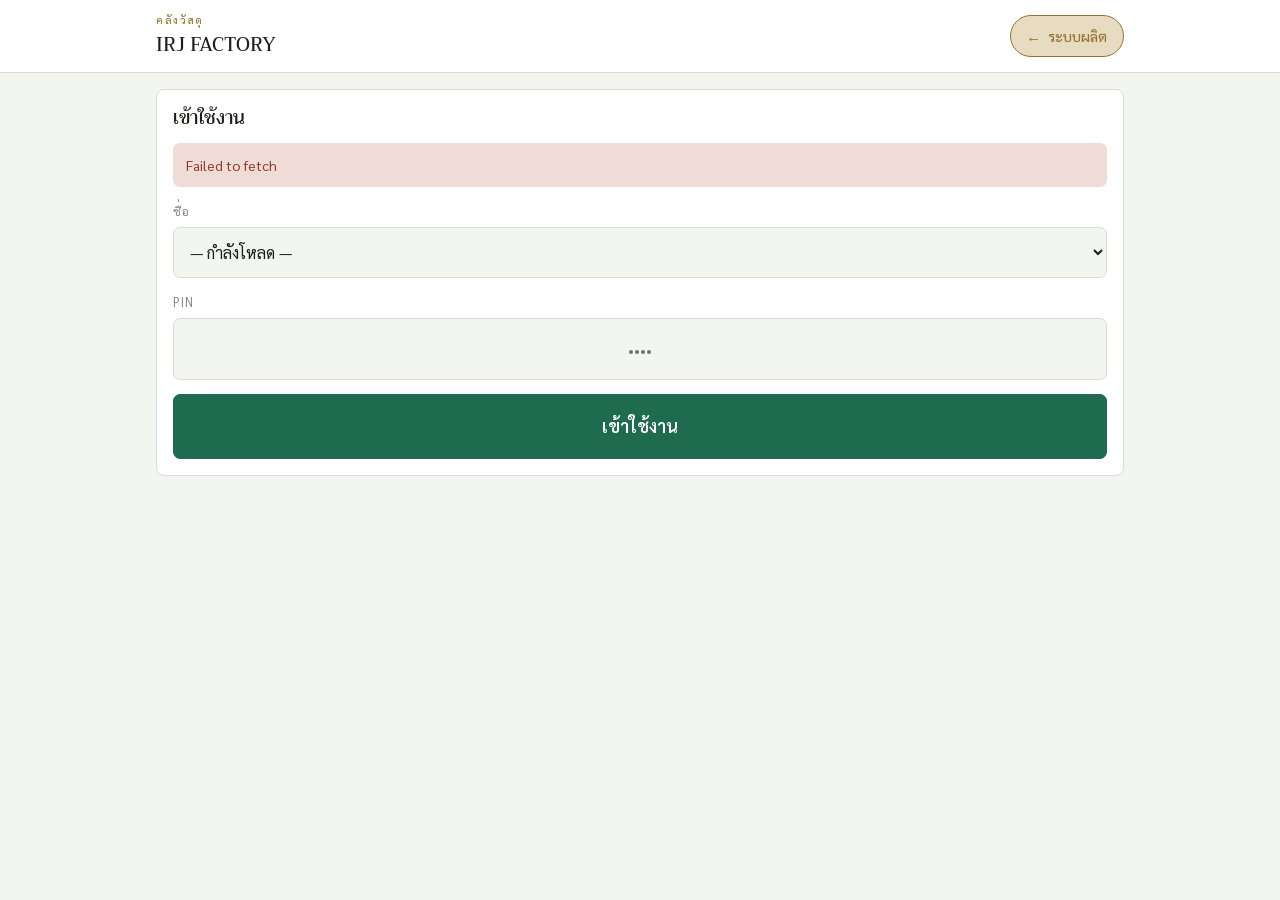
<file: stock.html>
<!doctype html>
<html lang="th">
<head>
<meta charset="utf-8">
<meta name="viewport" content="width=device-width,initial-scale=1,viewport-fit=cover">
<meta name="theme-color" content="#1E6B4F">
<title>คลังวัสดุ — โรงงานหยก</title>
<link rel="preconnect" href="https://fonts.googleapis.com">
<link rel="preconnect" href="https://fonts.gstatic.com" crossorigin>
<link rel="stylesheet" href="https://fonts.googleapis.com/css2?family=Trirong:wght@400;500;600&family=Sarabun:wght@300;400;500;600&display=swap">
<link rel="stylesheet" href="app.css?v=48">
<style>
  .wrap{max-width:1000px}
  .topbar-in{max-width:1000px}
  .kpis{display:grid;gap:10px;grid-template-columns:repeat(auto-fit,minmax(130px,1fr));margin-bottom:14px}
  .kpi{background:var(--surface);border:1px solid var(--line);border-radius:8px;padding:12px 14px}
  .kpi .k{font-size:11.5px;letter-spacing:.08em;color:var(--ink-3)}
  .kpi .v{font-family:var(--display);font-size:26px;font-weight:600;line-height:1.2;font-variant-numeric:tabular-nums}
  .kpi.warn .v{color:var(--amber)}
  .kpi.bad .v{color:var(--alert)}
  .kpi .f{font-size:11.5px;color:var(--ink-3);font-variant-numeric:tabular-nums}
  .kpi.go{border-color:var(--jade)}
  .kpi.go .v{color:var(--jade-ink)}

  .toolbar{display:flex;gap:8px;flex-wrap:wrap;align-items:center;margin-bottom:12px}
  .toolbar .grow{flex:1 1 200px}
  .toolbar input[type=search],.toolbar input[type=text],.toolbar select{
    padding:11px 13px;border:1px solid var(--line);border-radius:7px;
    background:var(--paper);color:var(--ink);font:inherit;font-size:15px;
    -webkit-appearance:none;appearance:none}
  .toolbar input[type=search],.toolbar input[type=text]{width:100%}
  .toolbar select{
    min-width:130px;cursor:pointer;padding-inline-end:34px;
    background-image:linear-gradient(45deg,transparent 50%,var(--ink-3) 50%),
                     linear-gradient(135deg,var(--ink-3) 50%,transparent 50%);
    background-position:right 16px center,right 11px center;
    background-size:5px 5px,5px 5px;background-repeat:no-repeat}
  .toolbar select option{background:var(--paper);color:var(--ink)}

  .mrow{display:flex;gap:10px;align-items:center;justify-content:space-between;
        border-top:1px solid var(--line-2);padding:10px 0;flex-wrap:wrap}
  .mrow:first-child{border-top:0}
  .mrow .main{min-width:0;flex:1 1 220px}
  .mrow .nm{font-size:14.5px;overflow-wrap:anywhere}
  .mrow .sub{font-size:12px;color:var(--ink-3);font-variant-numeric:tabular-nums}
  .mrow .bal{font-variant-numeric:tabular-nums;font-size:17px;font-weight:600;white-space:nowrap}
  .mrow .act{display:flex;gap:6px;align-items:center;flex:none}
  .mrow input.q{width:74px;padding:8px;border:1px solid var(--line);border-radius:6px;
                background:var(--surface-2);color:var(--ink);font:inherit;text-align:center;
                font-variant-numeric:tabular-nums}

  .cart{background:var(--jade-soft);border-radius:8px;padding:12px 14px;margin-bottom:14px}
  .cart .ln{display:flex;justify-content:space-between;gap:10px;padding:5px 0;font-size:14px}
  .cart .ln b{font-variant-numeric:tabular-nums}

  .doc{border-top:1px solid var(--line-2);padding:12px 0}
  .doc:first-child{border-top:0}
  .doc .top{display:flex;gap:8px;align-items:baseline;justify-content:space-between;flex-wrap:wrap}
  .doc .no{font-family:var(--display);font-size:15px}
  .doc .li{font-size:13px;color:var(--ink-2);padding:2px 0;font-variant-numeric:tabular-nums}
  .doc .btns{display:flex;gap:6px;margin-top:8px;flex-wrap:wrap}
  .empty{padding:26px 10px;text-align:center;color:var(--ink-3);font-size:14px}
  .pickrow{display:flex;gap:8px;flex-wrap:wrap;margin-bottom:8px}
  .mpic{width:44px;height:44px;border-radius:6px;object-fit:cover;flex:none;
        border:1px solid var(--line);background:var(--surface-2);cursor:zoom-in;display:block}
  .mpic.ph{display:flex;align-items:center;justify-content:center;font-size:10px;color:var(--ink-3);
           cursor:default}
  .picgrid{display:flex;gap:10px;flex-wrap:wrap}
  .picgrid figure{margin:0;position:relative}
  .picgrid img{width:150px;height:150px;object-fit:cover;border-radius:8px;
               border:1px solid var(--line);display:block;cursor:zoom-in}
  .picgrid figcaption{font-size:11.5px;color:var(--ink-3);margin-top:4px;max-width:150px}
  .picgrid button{position:absolute;top:5px;inset-inline-end:5px;border:0;border-radius:999px;
                  width:26px;height:26px;background:rgba(0,0,0,.62);color:#fff;cursor:pointer;
                  font-size:15px;line-height:1}
  #big{position:fixed;inset:0;z-index:60;background:rgba(0,0,0,.88);display:flex;
       flex-direction:column;align-items:center;justify-content:center;gap:12px;padding:16px}
  #big[hidden]{display:none!important}
  #big img{max-width:100%;max-height:82vh;border-radius:8px}
  td.money,th.money{text-align:end;font-variant-numeric:tabular-nums;white-space:nowrap}
</style>
</head>
<body>

<header class="topbar">
  <div class="topbar-in">
    <div class="brand">
      <span class="eyebrow">คลังวัสดุ</span>
      <span class="nm" id="factory">โรงงานหยก</span>
    </div>
    <div class="who" id="who" hidden>
      <span><b id="who-name"></b></span>
      <button class="btn btn-sm btn-ghost" id="logout" type="button">ออก</button>
    </div>
  </div>
</header>

<main class="wrap">
  <section id="login" class="card">
    <h2>เข้าใช้งาน</h2>
    <div class="msg err" id="login-msg" hidden></div>
    <div class="field">
      <label for="l-name">ชื่อ</label>
      <select id="l-name"><option value="">— กำลังโหลด —</option></select>
    </div>
    <div class="field">
      <label for="l-pin">PIN</label>
      <input id="l-pin" type="password" inputmode="numeric" placeholder="••••">
    </div>
    <button class="btn btn-primary btn-lg" id="l-go" type="button">เข้าใช้งาน</button>
  </section>

  <div id="app" hidden>
    <div class="kpis" id="kpis"></div>

    <div class="tabs">
      <button class="tab" id="tab-take" aria-selected="true" type="button">เบิกของ</button>
      <button class="tab" id="tab-docs" aria-selected="false" type="button">ใบเบิก</button>
      <button class="tab" id="tab-in" aria-selected="false" type="button" hidden>รับของเข้า</button>
      <button class="tab" id="tab-mat" aria-selected="false" type="button" hidden>จัดการวัสดุ</button>
    </div>

    <!-- ---------- เบิกของ ---------- -->
    <section id="pane-take" class="card">
      <h2>เบิกของจากคลัง</h2>
      <div class="msg" id="take-msg" hidden></div>

      <div id="cart-box" hidden>
        <div class="cart">
          <div id="cart-lines"></div>
        </div>
        <div class="field">
          <label for="t-purpose">เบิกไปทำอะไร</label>
          <input id="t-purpose" type="text" placeholder="เช่น เปลี่ยนดอกกัดเครื่อง CNC 2">
        </div>
        <div class="field">
          <label for="t-lot">ล็อตงาน (ถ้ามี)</label>
          <select id="t-lot"><option value="">— ไม่ระบุ —</option></select>
        </div>
        <div class="two">
          <div class="field">
            <label for="t-date">วันที่เบิก</label>
            <input id="t-date" type="date">
          </div>
          <div class="field">
            <label for="t-note">หมายเหตุ</label>
            <input id="t-note" type="text" placeholder="เช่น ลืมลงตอนนั้น">
          </div>
        </div>
        <div class="field">
          <label>รูป — <b>ต้องถ่ายอย่างน้อย 1 รูป</b> ถึงจะเบิกได้ (สูงสุด 6 รูป)</label>
          <div class="pickrow">
            <button class="btn btn-sm" data-pick="t-cam" type="button">ถ่ายรูป</button>
            <button class="btn btn-sm" data-pick="t-lib" type="button">เลือกจากอัลบั้ม</button>
          </div>
          <div class="shots" id="t-shots"></div>
          <span class="hint" id="t-shot-hint">ถ่ายรูปของที่เบิก หรือจุดที่เอาไปใช้ ไว้เป็นหลักฐาน</span>
        </div>
        <button class="btn btn-primary btn-lg" id="t-go" type="button">ส่งใบเบิกให้หัวหน้าอนุมัติ</button>
        <p class="hint" style="margin-top:8px">ของยังไม่ถูกตัดออกจากคลัง จนกว่าหัวหน้าจะกดอนุมัติ</p>
      </div>

      <div class="toolbar">
        <div class="grow"><input id="s-q" type="search" placeholder="ค้นชื่อหรือรหัสวัสดุ เช่น ดอกเอนมิล หรือ MAT-009"></div>
        <button class="btn btn-sm" id="s-low" type="button" aria-pressed="false">เฉพาะที่ใกล้หมด</button>
        <button class="btn btn-sm" id="s-xls" type="button" hidden>โหลด Excel</button>
      </div>
      <div id="mat-list"><p class="empty">กำลังโหลด…</p></div>
    </section>

    <!-- ---------- โหลดเป็นไฟล์ Excel (หัวหน้า / คนดูแลคลัง) ---------- -->
    <section id="pane-xls" class="card" hidden>
      <div style="display:flex;justify-content:space-between;align-items:baseline;gap:10px;flex-wrap:wrap">
        <h2 style="margin-bottom:8px">โหลดเป็นไฟล์ Excel</h2>
        <button class="btn btn-sm btn-ghost" id="xls-close" type="button">ปิด</button>
      </div>
      <div class="msg" id="xls-msg" hidden></div>
      <p class="hint" style="margin-bottom:10px">
        ได้ไฟล์หน้าตาเหมือนไฟล์เดิมของโรงงาน — ชีต รายการวัสดุ · รับเข้า · ตัดจ่าย ·
        สต็อกคงเหลือ · Dashboard · รายชื่อพนักงาน พร้อมสูตรในไฟล์ แก้ตัวเลขแล้วคงเหลือขยับตาม
      </p>
      <div class="two">
        <div class="field">
          <label for="x-from">ตั้งแต่วันที่</label>
          <input id="x-from" type="date">
        </div>
        <div class="field">
          <label for="x-to">ถึงวันที่</label>
          <input id="x-to" type="date">
        </div>
      </div>
      <div class="pickrow" style="margin-bottom:10px">
        <button class="btn btn-sm btn-ghost" data-range="month" type="button">เดือนนี้</button>
        <button class="btn btn-sm btn-ghost" data-range="90" type="button">90 วันล่าสุด</button>
        <button class="btn btn-sm btn-ghost" data-range="all" type="button">ทั้งหมด</button>
      </div>
      <button class="btn btn-primary btn-lg" id="x-go" type="button">สร้างไฟล์ Excel</button>
      <p class="hint" style="margin-top:10px">
        เว้นช่อง “ตั้งแต่วันที่” ว่าง = เอาตั้งแต่เริ่มใช้ระบบ ·
        ถ้าเลือกช่วง ยอดยกมาในไฟล์จะเป็นยอดคงเหลือ ณ วันก่อนวันเริ่ม ยอดคงเหลือปลายทางจึงยังตรง
      </p>
    </section>

    <!-- ---------- ใบเบิก ---------- -->
    <section id="pane-docs" class="card" hidden>
      <h2>ใบเบิก / ใบรับเข้า</h2>
      <div class="msg" id="docs-msg" hidden></div>
      <div class="toolbar">
        <select id="d-scope" style="flex:0 0 auto"><option value="mine">ของฉัน</option></select>
        <select id="d-status" style="flex:0 0 auto">
          <option value="all">ทุกสถานะ</option>
          <option value="pending">รออนุมัติ</option>
          <option value="approved">อนุมัติแล้ว</option>
          <option value="rejected">ไม่อนุมัติ</option>
        </select>
        <button class="btn btn-sm" id="d-go" type="button">โหลดใหม่</button>
      </div>
      <div id="doc-list"><p class="empty">กำลังโหลด…</p></div>
    </section>

    <!-- ---------- รับของเข้า (หัวหน้า) ---------- -->
    <section id="pane-in" class="card" hidden>
      <h2>รับของเข้าคลัง</h2>
      <div class="msg" id="in-msg" hidden></div>
      <div id="incart-box" hidden>
        <div class="cart"><div id="incart-lines"></div></div>
        <div class="two">
          <div class="field">
            <label for="i-date">วันที่รับ</label>
            <input id="i-date" type="date">
          </div>
          <div class="field">
            <label for="i-note">หมายเหตุ</label>
            <input id="i-note" type="text" placeholder="เช่น ซื้อจากร้านเจริญ">
          </div>
        </div>
        <div class="field">
          <label>รูป (ไม่บังคับ · สูงสุด 6 รูป)</label>
          <div class="pickrow">
            <button class="btn btn-sm" data-pick="i-cam" type="button">ถ่ายรูป</button>
            <button class="btn btn-sm" data-pick="i-lib" type="button">เลือกจากอัลบั้ม</button>
          </div>
          <div class="shots" id="i-shots"></div>
          <span class="hint">เช่น รูปใบเสร็จ หรือรูปของตอนรับเข้า</span>
        </div>
        <button class="btn btn-primary btn-lg" id="i-go" type="button">บันทึกรับเข้า</button>
      </div>
      <div class="toolbar">
        <div class="grow"><input id="is-q" type="search" placeholder="ค้นวัสดุที่รับเข้า"></div>
      </div>
      <div id="in-list"><p class="empty">พิมพ์ชื่อวัสดุเพื่อค้นหา</p></div>
    </section>

    <!-- ---------- จัดการวัสดุ (หัวหน้า) ---------- -->
    <section id="pane-mat" class="card" hidden>
      <div style="display:flex;justify-content:space-between;align-items:baseline;gap:10px;flex-wrap:wrap">
        <h2 id="mat-head" style="margin-bottom:8px">เพิ่ม / แก้วัสดุ</h2>
        <button class="btn btn-sm btn-ghost" id="m-new" type="button" hidden>+ เพิ่มวัสดุใหม่</button>
      </div>
      <div class="msg" id="mat-msg" hidden></div>
      <div class="two">
        <div class="field">
          <label for="m-code">รหัส (เว้นว่าง = ออกให้อัตโนมัติ)</label>
          <input id="m-code" type="text" placeholder="MAT-188" list="m-codes">
          <datalist id="m-codes"></datalist>
        </div>
        <div class="field">
          <label for="m-unit">หน่วยนับ</label>
          <input id="m-unit" type="text" placeholder="ดอก / แพค / ชิ้น">
        </div>
      </div>
      <div class="field">
        <label for="m-name">ชื่อวัสดุ</label>
        <input id="m-name" type="text" placeholder="เช่น ดอกเอนมิล D.3mm">
      </div>
      <div class="two">
        <div class="field">
          <label for="m-low">เตือนเมื่อเหลือไม่เกิน</label>
          <input id="m-low" type="number" inputmode="numeric" min="0" placeholder="5">
        </div>
        <div class="field" id="m-open-wrap">
          <label for="m-open">ยอดตั้งต้น (เฉพาะตอนเพิ่มใหม่)</label>
          <input id="m-open" type="number" inputmode="numeric" min="0" placeholder="0">
        </div>
      </div>
      <div class="field">
        <label for="m-price">ราคาต่อหน่วย (บาท) — ใส่ทีหลังได้</label>
        <input id="m-price" type="number" min="0" step="0.01" placeholder="เว้นว่าง = ยังไม่รู้ราคา">
        <span class="hint">ใส่ <b>-1</b> เพื่อลบราคาที่เคยใส่ไว้ · ราคาใช้คิดมูลค่าของในคลัง พนักงานทั่วไปมองไม่เห็น</span>
      </div>
      <div class="field">
        <label for="m-note">หมายเหตุ</label>
        <input id="m-note" type="text" placeholder="เช่น แพคละ 50 ดอก">
      </div>
      <div class="field">
        <label>รูปของวัสดุ (ไม่บังคับ)</label>
        <div class="pickrow">
          <button class="btn btn-sm" data-pick="m-cam" type="button">ถ่ายรูป</button>
          <button class="btn btn-sm" data-pick="m-lib" type="button">เลือกจากอัลบั้ม</button>
          <button class="btn btn-sm btn-danger" id="m-pic-clear" type="button" hidden>ลบรูปของวัสดุนี้</button>
        </div>
        <div class="shots" id="m-shots"></div>
        <span class="hint" id="m-pic-hint">ถ่ายรูปของจริงไว้ พนักงานจะได้หยิบไม่ผิดตัว</span>
      </div>
      <button class="btn btn-primary" id="m-save" type="button">บันทึกวัสดุ</button>
      <p class="hint" style="margin-top:10px">จะใส่ราคาทีหลังก็ได้ — กดปุ่ม <b>แก้ไข</b> ที่รายการวัสดุในหน้าเบิกของ ช่องต่าง ๆ จะเด้งมาให้เอง · หรือพิมพ์รหัสเดิมลงช่องรหัสข้างบน · การปรับยอดทำได้จากปุ่ม “ปรับยอด” ในหน้าเบิกของ</p>
    </section>

    <!-- ---------- ปรับยอดด้วยมือ (หัวหน้า) ---------- -->
    <section id="pane-adj" class="card" hidden>
      <div style="display:flex;justify-content:space-between;align-items:baseline;gap:10px;flex-wrap:wrap">
        <h2 id="adj-title" style="margin-bottom:8px">ปรับยอด</h2>
        <button class="btn btn-sm btn-ghost" id="adj-close" type="button">ปิด</button>
      </div>
      <div class="msg" id="adj-msg" hidden></div>
      <p class="hint" id="adj-now" style="margin-bottom:12px"></p>
      <div class="tabs" style="margin-bottom:12px">
        <button class="tab" id="adj-set" aria-selected="true" type="button">นับได้จริงเท่าไหร่</button>
        <button class="tab" id="adj-add" aria-selected="false" type="button">เพิ่ม / ลด</button>
      </div>
      <div class="two">
        <div class="field">
          <label for="a-qty" id="a-qty-lb">นับได้จริง</label>
          <input id="a-qty" type="number" inputmode="decimal" step="0.01" placeholder="0">
        </div>
        <div class="field">
          <label for="a-date">วันที่</label>
          <input id="a-date" type="date">
        </div>
      </div>
      <div class="field">
        <label for="a-note">หมายเหตุ — ปรับเพราะอะไร (ต้องใส่)</label>
        <input id="a-note" type="text" placeholder="เช่น นับสต็อกสิ้นเดือน · ทำหล่นแตก · ลืมลงตอนรับของ">
      </div>
      <div class="field">
        <label>รูป (ไม่บังคับ · สูงสุด 6 รูป)</label>
        <div class="pickrow">
          <button class="btn btn-sm" data-pick="a-cam" type="button">ถ่ายรูป</button>
          <button class="btn btn-sm" data-pick="a-lib" type="button">เลือกจากอัลบั้ม</button>
        </div>
        <div class="shots" id="a-shots"></div>
        <span class="hint">เช่น รูปของที่แตก หรือรูปตอนนับสต็อก</span>
      </div>
      <button class="btn btn-primary btn-lg" id="a-go" type="button">บันทึกการปรับยอด</button>
      <p class="hint" style="margin-top:8px">การปรับยอดจะบันทึกเป็นใบ AD- ไว้ในประวัติของวัสดุตัวนั้น ตรวจย้อนหลังได้ว่าใครปรับ เมื่อไหร่ เพราะอะไร</p>
    </section>

    <!-- ---------- ดูรูปที่แนบไว้ ---------- -->
    <section id="pane-pics" class="card" hidden>
      <div style="display:flex;justify-content:space-between;align-items:baseline;gap:10px;flex-wrap:wrap">
        <h2 id="pics-title" style="margin-bottom:8px">รูปที่แนบไว้</h2>
        <button class="btn btn-sm btn-ghost" id="pics-close" type="button">ปิด</button>
      </div>
      <div class="msg" id="pics-msg" hidden></div>
      <div class="pickrow" id="pics-add" hidden style="margin-bottom:10px">
        <button class="btn btn-sm" data-pick="p-cam" type="button">ถ่ายเพิ่ม</button>
        <button class="btn btn-sm" data-pick="p-lib" type="button">เลือกจากอัลบั้ม</button>
      </div>
      <div id="pics-body"></div>
    </section>

    <!-- ---------- ประวัติวัสดุ ---------- -->
    <section id="pane-card" class="card" hidden>
      <div class="top" style="display:flex;justify-content:space-between;align-items:baseline;gap:10px;flex-wrap:wrap">
        <h2 id="card-title" style="margin-bottom:8px">ประวัติวัสดุ</h2>
        <button class="btn btn-sm btn-ghost" id="card-close" type="button">ปิด</button>
      </div>
      <div id="card-body"></div>
    </section>
  </div>

  <input id="t-cam" type="file" accept="image/*" capture="environment" multiple hidden>
  <input id="t-lib" type="file" accept="image/*" multiple hidden>
  <input id="i-cam" type="file" accept="image/*" capture="environment" multiple hidden>
  <input id="i-lib" type="file" accept="image/*" multiple hidden>
  <input id="a-cam" type="file" accept="image/*" capture="environment" multiple hidden>
  <input id="a-lib" type="file" accept="image/*" multiple hidden>
  <input id="m-cam" type="file" accept="image/*" capture="environment" hidden>
  <input id="m-lib" type="file" accept="image/*" hidden>
  <input id="p-cam" type="file" accept="image/*" capture="environment" multiple hidden>
  <input id="p-lib" type="file" accept="image/*" multiple hidden>
  <input id="r-cam" type="file" accept="image/*" capture="environment" hidden>
</main>

<div id="big" hidden><img id="big-img" alt="รูปขยาย"><button class="btn btn-sm" id="big-close" type="button">ปิด</button></div>

<script src="config.js?v=48"></script>
<script src="api.js?v=48"></script>
<script>
(function () {
  "use strict";
  var $ = function (id) { return document.getElementById(id); };
  var J = window.JADE;
  var isBoss = false, items = [], cart = {}, inCart = {}, onlyLow = false;

  $("factory").textContent = J.factory;

  function nf(v) { return J.nf.format(Number(v) || 0); }

  /* ---------- รูป: ตัวช่วยกลาง ---------- */
  var SHOTS = { t: [], i: [], a: [], m: [] };   // รูปที่เลือกไว้รอส่ง
  var MAX_SHOTS = 6;

  function renderShots(key) {
    var box = $(key + "-shots");
    if (!box) return;
    box.innerHTML = SHOTS[key].map(function (s, i) {
      return '<span class="shot"><img src="' + s + '" alt="รูป">' +
        '<button type="button" data-rm="' + key + ":" + i + '" aria-label="ลบรูป">×</button></span>';
    }).join("");
    if (key === "t") {
      $("t-shot-hint").textContent = SHOTS.t.length
        ? SHOTS.t.length + " รูปพร้อมส่งไปกับใบเบิก"
        : "ยังไม่มีรูป — ต้องถ่ายอย่างน้อย 1 รูปถึงจะส่งใบเบิกได้";
    }
    if (key === "m") {
      $("m-pic-clear").hidden = SHOTS.m.length > 0 || !$("m-code").value.trim();
    }
  }

  document.addEventListener("click", function (ev) {
    var rm = ev.target.getAttribute && ev.target.getAttribute("data-rm");
    if (!rm) return;
    var p = rm.split(":");
    SHOTS[p[0]].splice(Number(p[1]), 1);
    renderShots(p[0]);
  });

  function pickInto(key, max) {
    return function (e) {
      var files = Array.prototype.slice.call(e.target.files || []);
      e.target.value = "";
      if (!files.length) return;
      var room = max - SHOTS[key].length;
      if (room <= 0) return;
      files = files.slice(0, room);
      var left = files.length;
      files.forEach(function (f) {
        J.shrinkImage(f, 1000, 0.62, function (data) {
          if (data) SHOTS[key].push(data);
          if (--left === 0) renderShots(key);
        });
      });
    };
  }

  ["t", "i", "a"].forEach(function (k) {
    $(k + "-cam").addEventListener("change", pickInto(k, MAX_SHOTS));
    $(k + "-lib").addEventListener("change", pickInto(k, MAX_SHOTS));
  });
  $("m-cam").addEventListener("change", pickInto("m", 1));
  $("m-lib").addEventListener("change", pickInto("m", 1));

  Array.prototype.forEach.call(document.querySelectorAll("[data-pick]"), function (b) {
    b.addEventListener("click", function () { $(b.getAttribute("data-pick")).click(); });
  });

  // ส่งรูปที่เลือกไว้ไปแนบกับเอกสารที่เพิ่งสร้าง
  function uploadShots(key, doc) {
    var list = SHOTS[key].slice();
    SHOTS[key] = []; renderShots(key);
    if (!list.length) return Promise.resolve(0);
    var m = J.me.get(), n = 0;
    return list.reduce(function (chain, data) {
      return chain.then(function () {
        return J.rpc("app_stock_add_photo", { p_name: m.name, p_pin: m.pin, p_doc: doc, p_data: data })
          .then(function () { n++; }).catch(function () {});
      });
    }, Promise.resolve()).then(function () { return n; });
  }

  /* ---------- ดูรูปใหญ่ ---------- */
  function showBig(src) { $("big-img").src = src; $("big").hidden = false; }
  $("big-close").addEventListener("click", function () { $("big").hidden = true; $("big-img").src = ""; });
  $("big").addEventListener("click", function (ev) {
    if (ev.target.id === "big") { $("big").hidden = true; $("big-img").src = ""; }
  });
  var bahtFmt = new Intl.NumberFormat("th-TH", { minimumFractionDigits: 2, maximumFractionDigits: 2 });
  function baht(v) { return bahtFmt.format(Number(v) || 0); }

  function chipFor(st) {
    var k = st === "ปกติ" ? "ok" : st === "ใกล้หมด" ? "warn" : "bad";
    return '<span class="chip ' + k + '">' + J.esc(st) + "</span>";
  }

  /* ---------- เข้าใช้งาน ---------- */
  function loadBoot() {
    return J.rpc("app_bootstrap").then(function (d) {
      $("l-name").innerHTML = '<option value="">— เลือกชื่อ —</option>' +
        d.employees.map(function (e) {
          return '<option value="' + J.esc(e.name) + '">' + J.esc(e.name) + "</option>";
        }).join("");
      var m = J.me.get();
      if (m.name) $("l-name").value = m.name;
    }).catch(function (e) { J.msg($("login-msg"), e.message, "err"); });
  }

  // role คือตำแหน่งจริง (worker / stock / supervisor)
  // canManage = ดูแลคลังได้ (หัวหน้า หรือ คนดูแลคลัง)
  function start(role, canManage) {
    isBoss = !!canManage;
    $("login").hidden = true;
    $("app").hidden = false;
    $("who").hidden = false;
    $("who-name").textContent = J.me.get().name;
    J.nav(role);
    if (isBoss) {
      $("tab-in").hidden = false;
      $("tab-mat").hidden = false;
      $("s-xls").hidden = false;
      $("d-scope").innerHTML = '<option value="all">ทั้งโรงงาน</option><option value="mine">ของฉัน</option>';
    }
    $("i-date").value = J.today();
    $("t-date").value = J.today();
    $("a-date").value = J.today();
    loadLots();
    loadList();
    loadDocs();
  }

  $("l-go").addEventListener("click", function () {
    var name = $("l-name").value, pin = $("l-pin").value;
    if (!name || !pin) { J.msg($("login-msg"), "เลือกชื่อและใส่ PIN ก่อน", "err"); return; }
    J.msg($("login-msg"), "");
    $("l-go").disabled = true;
    J.rpc("app_stock_list", { p_name: name, p_pin: pin }).then(function (d) {
      J.me.set(name, pin, d.role || (d.is_boss ? "supervisor" : "worker"));
      start(d.role || "worker", d.is_boss);
      paint(d);
    }).catch(function (e) {
      J.msg($("login-msg"), e.message, "err");
    }).then(function () { $("l-go").disabled = false; });
  });

  $("logout").addEventListener("click", function () { J.me.clear(); location.reload(); });

  /* ---------- แท็บ ---------- */
  var TABS = ["take", "docs", "in", "mat"];
  function showTab(which) {
    TABS.forEach(function (k) {
      $("tab-" + k).setAttribute("aria-selected", String(k === which));
      $("pane-" + k).hidden = k !== which;
    });
    $("pane-card").hidden = true;
    $("pane-adj").hidden = true;
    $("pane-pics").hidden = true;
    $("pane-xls").hidden = true;
    if (which === "docs") loadDocs();
  }
  TABS.forEach(function (k) {
    $("tab-" + k).addEventListener("click", function () { showTab(k); });
  });

  /* ---------- รายการวัสดุ ---------- */
  function loadList() {
    var m = J.me.get();
    return J.rpc("app_stock_list", {
      p_name: m.name, p_pin: m.pin,
      p_q: $("s-q").value || null, p_only_low: onlyLow
    }).then(paint).catch(function (e) { J.msg($("take-msg"), e.message, "err"); });
  }

  function paint(d) {
    if (!d) return;
    items = d.items || [];
    var s = d.summary || {};
    var k = [
      ['<div class="kpi"><div class="k">รายการวัสดุ</div><div class="v">' + nf(s.items) +
        '</div><div class="f">มีรูปแล้ว ' + nf(s.photos) + "</div></div>"],
      ['<div class="kpi warn"><div class="k">ใกล้หมด</div><div class="v">' + nf(s.low) + "</div></div>"],
      ['<div class="kpi bad"><div class="k">หมดแล้ว</div><div class="v">' + nf(s.out) + "</div></div>"]
    ];
    if (Number(s.negative) > 0) {
      k.push(['<div class="kpi bad"><div class="k">ยอดติดลบ</div><div class="v">' + nf(s.negative) + "</div></div>"]);
    }
    if (isBoss) {
      k.push(['<div class="kpi go"><div class="k">ใบเบิกรออนุมัติ</div><div class="v">' + nf(s.pending) + "</div></div>"]);
      if (s.value != null) {
        k.push(['<div class="kpi"><div class="k">มูลค่าของในคลัง</div><div class="v">' + baht(s.value) +
          '</div><div class="f">รู้ราคาแล้ว ' + nf(s.priced) + " จาก " + nf(s.items) + " รายการ</div></div>"]);
      }
    }
    $("kpis").innerHTML = k.join("");
    // ช่องรหัสในหน้าจัดการวัสดุ เลือกจากรายการได้เลย
    $("m-codes").innerHTML = !isBoss ? "" : items.map(function (it) {
      return '<option value="' + J.esc(it.code) + '">' + J.esc(it.name) + "</option>";
    }).join("");
    renderMats();
  }

  function renderMats() {
    var box = $("mat-list");
    if (!items.length) { box.innerHTML = '<p class="empty">ไม่พบวัสดุที่ค้น</p>'; return; }
    box.innerHTML = items.map(function (it) {
      var q = cart[it.code] || "";
      return '<div class="mrow">' +
        (it.has_photo
          ? '<img class="mpic" data-pic="' + J.esc(it.code) + '" alt="รูป ' + J.esc(it.name) + '">'
          : '<span class="mpic ph">ไม่มีรูป</span>') +
        '<div class="main">' +
          '<div class="nm">' + J.esc(it.name) + " " + chipFor(it.status) + "</div>" +
          '<div class="sub">' + J.esc(it.code) + " · เหลือ " + nf(it.balance) + " " + J.esc(it.unit) +
            (Number(it.pending_out) ? " · รออนุมัติอยู่ " + nf(it.pending_out) : "") +
            (it.price != null ? " · " + baht(it.price) + " บาท/" + J.esc(it.unit) +
                                " · มูลค่า " + baht(it.value)
                              : isBoss ? " · ยังไม่ใส่ราคา" : "") +
            (it.note ? " · " + J.esc(it.note) : "") + "</div>" +
        "</div>" +
        '<div class="bal">' + nf(it.balance) + "</div>" +
        '<div class="act">' +
          '<input class="q" type="number" inputmode="numeric" min="0" step="1" placeholder="0" ' +
             'data-q="' + J.esc(it.code) + '" value="' + q + '">' +
          '<button class="btn btn-sm" data-card="' + J.esc(it.code) + '" type="button">ประวัติ</button>' +
          (isBoss ? '<button class="btn btn-sm btn-ghost" data-count="' + J.esc(it.code) + '" type="button">ปรับยอด</button>' +
                    '<button class="btn btn-sm btn-ghost" data-shoot="' + J.esc(it.code) + '" type="button">รูป</button>' +
                    '<button class="btn btn-sm' + (it.price == null ? " btn-primary" : " btn-ghost") +
                      '" data-edit="' + J.esc(it.code) + '" type="button">' +
                      (it.price == null ? "ใส่ราคา" : "แก้ไข") + "</button>" : "") +
        "</div></div>";
    }).join("");
    fillThumbs();
  }

  /* ---------- รูปวัสดุ: โหลดทีละตัว แล้วจำไว้ ---------- */
  var picCache = {};
  function materialPhoto(code, cb) {
    if (Object.prototype.hasOwnProperty.call(picCache, code)) { cb(picCache[code]); return; }
    var m = J.me.get();
    J.rpc("app_stock_material_photo", { p_name: m.name, p_pin: m.pin, p_code: code })
      .then(function (d) { picCache[code] = d.photo || null; cb(picCache[code]); })
      .catch(function () { cb(null); });
  }

  function fillThumbs() {
    Array.prototype.forEach.call($("mat-list").querySelectorAll("img[data-pic]"), function (img) {
      materialPhoto(img.getAttribute("data-pic"), function (src) {
        if (src) img.src = src; else img.replaceWith(Object.assign(
          document.createElement("span"), { className: "mpic ph", textContent: "ไม่มีรูป" }));
      });
    });
  }

  // ถ่ายรูปวัสดุเร็ว ๆ จากหน้ารายการ
  var shootCode = "";
  $("r-cam").addEventListener("change", function (e) {
    var f = (e.target.files || [])[0];
    e.target.value = "";
    if (!f || !shootCode) return;
    var it = nameOf(shootCode), m = J.me.get();
    J.msg($("take-msg"), "กำลังย่อรูป…", "warn");
    J.shrinkImage(f, 1000, 0.62, function (data) {
      if (!data) { J.msg($("take-msg"), "อ่านรูปไม่ได้ ลองใหม่", "err"); return; }
      J.rpc("sup_stock_save_material", {
        p_name: m.name, p_pin: m.pin, p_code: shootCode, p_item_name: it.name, p_photo: data
      }).then(function () {
        delete picCache[shootCode];
        J.msg($("take-msg"), "ใส่รูปให้ " + it.name + " แล้ว", "ok");
        loadList();
      }).catch(function (err) { J.msg($("take-msg"), err.message, "err"); });
    });
  });

  $("mat-list").addEventListener("input", function (ev) {
    var code = ev.target.getAttribute("data-q");
    if (!code) return;
    var v = Number(ev.target.value);
    if (v > 0) cart[code] = v; else delete cart[code];
    renderCart();
  });

  $("mat-list").addEventListener("click", function (ev) {
    var c = ev.target.getAttribute("data-card");
    if (c) { openCard(c); return; }
    var n = ev.target.getAttribute("data-count");
    if (n) { doCount(n); return; }
    var s = ev.target.getAttribute("data-shoot");
    if (s) { shootCode = s; $("r-cam").click(); return; }
    var ed = ev.target.getAttribute("data-edit");
    if (ed) { editMaterial(ed); return; }
    var p = ev.target.getAttribute("data-pic");
    if (p && ev.target.src) showBig(ev.target.src);
  });

  var qT = null;
  $("s-q").addEventListener("input", function () {
    clearTimeout(qT); qT = setTimeout(loadList, 300);
  });
  $("s-low").addEventListener("click", function () {
    onlyLow = !onlyLow;
    $("s-low").setAttribute("aria-pressed", String(onlyLow));
    $("s-low").className = "btn btn-sm" + (onlyLow ? " btn-primary" : "");
    loadList();
  });

  /* ---------- ตะกร้าเบิก ---------- */
  function nameOf(code) {
    for (var i = 0; i < items.length; i++) if (items[i].code === code) return items[i];
    return { name: code, unit: "" };
  }

  function renderCart() {
    var keys = Object.keys(cart);
    $("cart-box").hidden = keys.length === 0;
    $("cart-lines").innerHTML = keys.map(function (c) {
      var it = nameOf(c);
      return '<div class="ln"><span>' + J.esc(it.name) + "</span><b>" +
        nf(cart[c]) + " " + J.esc(it.unit) + "</b></div>";
    }).join("");
  }

  function loadLots() {
    var m = J.me.get();
    J.rpc("app_open_lots", { p_name: m.name, p_pin: m.pin }).then(function (ls) {
      $("t-lot").innerHTML = '<option value="">— ไม่ระบุ —</option>' +
        (ls || []).map(function (l) {
          return '<option value="' + J.esc(l.code) + '">' + J.esc(l.code) +
            " · " + J.esc(l.product_name || l.product || "") + "</option>";
        }).join("");
    }).catch(function () {});
  }

  $("t-go").addEventListener("click", function () {
    var keys = Object.keys(cart);
    if (!keys.length) return;
    if (!SHOTS.t.length) {
      J.msg($("take-msg"), "ต้องถ่ายรูปแนบมาด้วยอย่างน้อย 1 รูป ถึงจะเบิกได้", "err");
      $("t-shot-hint").scrollIntoView({ behavior: "smooth", block: "center" });
      return;
    }
    var m = J.me.get();
    $("t-go").disabled = true;
    J.rpc("app_stock_request", {
      p_name: m.name, p_pin: m.pin,
      p_items: keys.map(function (c) { return { code: c, qty: cart[c] }; }),
      p_purpose: $("t-purpose").value || null,
      p_lot_code: $("t-lot").value || null,
      p_note: $("t-note").value || null,
      p_date: $("t-date").value || null,
      p_photos: SHOTS.t.slice()
    }).then(function (r) {
      SHOTS.t = []; renderShots("t");
      J.msg($("take-msg"), "ส่งใบเบิก " + r.doc_no + " วันที่ " + J.formatThai(r.move_date) +
        " แล้ว " + r.lines + " รายการ — รอหัวหน้าอนุมัติ", "ok");
      cart = {}; $("t-purpose").value = ""; $("t-lot").value = ""; $("t-note").value = "";
      $("t-date").value = J.today();
      renderCart(); loadList(); loadDocs();
    }).catch(function (e) {
      J.msg($("take-msg"), e.message, "err");
    }).then(function () { $("t-go").disabled = false; });
  });

  /* ---------- ใบเบิก ---------- */
  var ST = { pending: ["รออนุมัติ", "warn"], approved: ["อนุมัติแล้ว", "ok"], rejected: ["ไม่อนุมัติ", "bad"] };

  function loadDocs() {
    var m = J.me.get();
    return J.rpc("app_stock_docs", {
      p_name: m.name, p_pin: m.pin,
      p_scope: $("d-scope").value, p_status: $("d-status").value
    }).then(function (list) {
      var box = $("doc-list");
      if (!list || !list.length) { box.innerHTML = '<p class="empty">ยังไม่มีใบเบิก</p>'; return; }
      box.innerHTML = list.map(function (d) {
        var st = ST[d.status] || [d.status, "idle"];
        var lines = (d.items || []).map(function (x) {
          return '<div class="li">· ' + J.esc(x.name) + " — " + nf(x.qty) + " " + J.esc(x.unit) + "</div>";
        }).join("");
        var isAdj = /^AD-/.test(d.doc_no || "");
        return '<div class="doc">' +
          '<div class="top"><span class="no">' + J.esc(d.doc_no) +
            (isAdj ? " (ปรับยอด)" : d.kind === "in" ? " (รับเข้า)" : "") + "</span>" +
            '<span class="chip ' + st[1] + '">' + J.esc(st[0]) + "</span></div>" +
          '<div class="sub hint">' + J.esc(J.formatThai(d.move_date)) +
            " · " + J.esc(d.employee || "—") +
            (d.lot_code ? " · ล็อต " + J.esc(d.lot_code) : "") +
            (d.purpose ? " · " + J.esc(d.purpose) : "") +
            (d.note ? " · หมายเหตุ: " + J.esc(d.note) : "") +
            (d.approver ? " · ผู้อนุมัติ " + J.esc(d.approver) : "") + "</div>" +
          lines +
          '<div class="btns"><button class="btn btn-sm btn-ghost" data-pics="' + J.esc(d.doc_no) +
            '" type="button">รูป' + (Number(d.photos) ? " (" + nf(d.photos) + ")" : " — ยังไม่มี") + "</button></div>" +
          (isBoss && d.kind === "out" && !isAdj ? '<div class="btns">' +
            (d.status === "pending"
              ? '<button class="btn btn-sm btn-primary" data-ok="' + J.esc(d.doc_no) + '" type="button">อนุมัติ</button>' +
                '<button class="btn btn-sm btn-danger" data-no="' + J.esc(d.doc_no) + '" type="button">ไม่อนุมัติ</button>'
              : '<button class="btn btn-sm btn-ghost" data-re="' + J.esc(d.doc_no) + '" type="button">เปิดให้ตัดสินใหม่</button>') +
            "</div>" : "") +
          "</div>";
      }).join("");
    }).catch(function (e) { J.msg($("docs-msg"), e.message, "err"); });
  }

  $("doc-list").addEventListener("click", function (ev) {
    var pics = ev.target.getAttribute("data-pics");
    if (pics) { openPics(pics); return; }
    var ok = ev.target.getAttribute("data-ok");
    var no = ev.target.getAttribute("data-no");
    var re = ev.target.getAttribute("data-re");
    var doc = ok || no || re;
    if (!doc) return;
    var act = ok ? "approve" : no ? "reject" : "reopen";
    var word = ok ? "อนุมัติ" : no ? "ไม่อนุมัติ" : "เปิดให้ตัดสินใหม่";
    if (!window.confirm(word + "ใบ " + doc + " ?")) return;
    var m = J.me.get();
    ev.target.disabled = true;
    J.rpc("sup_stock_review", { p_name: m.name, p_pin: m.pin, p_doc: doc, p_action: act })
      .then(function () {
        J.msg($("docs-msg"), word + "ใบ " + doc + " แล้ว", "ok");
        loadDocs(); loadList();
      })
      .catch(function (e) { J.msg($("docs-msg"), e.message, "err"); ev.target.disabled = false; });
  });

  $("d-go").addEventListener("click", loadDocs);
  $("d-scope").addEventListener("change", loadDocs);
  $("d-status").addEventListener("change", loadDocs);

  /* ---------- รับของเข้า ---------- */
  function renderInList() {
    var q = ($("is-q").value || "").trim();
    var box = $("in-list");
    if (!q) { box.innerHTML = '<p class="empty">พิมพ์ชื่อวัสดุเพื่อค้นหา</p>'; return; }
    var m = J.me.get();
    J.rpc("app_stock_list", { p_name: m.name, p_pin: m.pin, p_q: q }).then(function (d) {
      var list = d.items || [];
      if (!list.length) { box.innerHTML = '<p class="empty">ไม่พบวัสดุที่ค้น</p>'; return; }
      box.innerHTML = list.map(function (it) {
        return '<div class="mrow"><div class="main">' +
          '<div class="nm">' + J.esc(it.name) + "</div>" +
          '<div class="sub">' + J.esc(it.code) + " · เหลือ " + nf(it.balance) + " " + J.esc(it.unit) + "</div>" +
          '</div><div class="act"><input class="q" type="number" inputmode="numeric" min="0" ' +
          'placeholder="0" data-iq="' + J.esc(it.code) + '" data-nm="' + J.esc(it.name) +
          '" data-un="' + J.esc(it.unit) + '" value="' + (inCart[it.code] ? inCart[it.code].qty : "") + '"></div></div>';
      }).join("");
    }).catch(function (e) { J.msg($("in-msg"), e.message, "err"); });
  }

  function renderInCart() {
    var keys = Object.keys(inCart);
    $("incart-box").hidden = keys.length === 0;
    $("incart-lines").innerHTML = keys.map(function (c) {
      return '<div class="ln"><span>' + J.esc(inCart[c].name) + "</span><b>" +
        nf(inCart[c].qty) + " " + J.esc(inCart[c].unit) + "</b></div>";
    }).join("");
  }

  $("in-list").addEventListener("input", function (ev) {
    var code = ev.target.getAttribute("data-iq");
    if (!code) return;
    var v = Number(ev.target.value);
    if (v > 0) {
      inCart[code] = { qty: v, name: ev.target.getAttribute("data-nm"), unit: ev.target.getAttribute("data-un") };
    } else { delete inCart[code]; }
    renderInCart();
  });

  var iqT = null;
  $("is-q").addEventListener("input", function () { clearTimeout(iqT); iqT = setTimeout(renderInList, 300); });

  $("i-go").addEventListener("click", function () {
    var keys = Object.keys(inCart);
    if (!keys.length) return;
    var m = J.me.get();
    $("i-go").disabled = true;
    J.rpc("sup_stock_in", {
      p_name: m.name, p_pin: m.pin,
      p_items: keys.map(function (c) { return { code: c, qty: inCart[c].qty }; }),
      p_date: $("i-date").value || null,
      p_note: $("i-note").value || null
    }).then(function (r) {
      inCart = {}; $("i-note").value = "";
      renderInCart(); renderInList(); loadList();
      return uploadShots("i", r.doc_no).then(function (n) {
        J.msg($("in-msg"), "รับเข้าแล้ว " + r.lines + " รายการ (" + r.doc_no + ")" +
          (n ? " · แนบรูป " + n + " รูป" : ""), "ok");
      });
    }).catch(function (e) {
      J.msg($("in-msg"), e.message, "err");
    }).then(function () { $("i-go").disabled = false; });
  });

  /* ---------- นับสต็อก ---------- */
  var adjCode = "", adjMode = "set";

  function setAdjMode(mode) {
    adjMode = mode;
    $("adj-set").setAttribute("aria-selected", String(mode === "set"));
    $("adj-add").setAttribute("aria-selected", String(mode === "add"));
    var it = nameOf(adjCode);
    $("a-qty-lb").textContent = mode === "set"
      ? "นับได้จริง (" + (it.unit || "ชิ้น") + ")"
      : "เพิ่ม (+) หรือ ลด (−) กี่" + (it.unit || "ชิ้น");
    $("a-qty").setAttribute("min", mode === "set" ? "0" : "-999999");
    $("a-qty").value = mode === "set" ? String(Number(it.balance) || 0) : "";
    $("a-qty").placeholder = mode === "set" ? "0" : "เช่น 5 หรือ -2";
  }

  $("adj-set").addEventListener("click", function () { setAdjMode("set"); });
  $("adj-add").addEventListener("click", function () { setAdjMode("add"); });
  $("adj-close").addEventListener("click", function () { $("pane-adj").hidden = true; });

  function doCount(code) {
    adjCode = code;
    var it = nameOf(code);
    $("adj-title").innerHTML = "ปรับยอด — " + J.esc(it.name);
    $("adj-now").innerHTML = J.esc(it.code) + " · ตอนนี้ระบบบอกว่าเหลือ <b>" +
      nf(it.balance) + " " + J.esc(it.unit) + "</b>";
    J.msg($("adj-msg"), "");
    $("a-note").value = "";
    $("a-date").value = J.today();
    setAdjMode("set");
    $("pane-card").hidden = true;
    $("pane-adj").hidden = false;
    $("pane-adj").scrollIntoView({ behavior: "smooth", block: "start" });
  }

  $("a-go").addEventListener("click", function () {
    if (!adjCode) return;
    var v = $("a-qty").value;
    if (v === "" || isNaN(Number(v))) { J.msg($("adj-msg"), "ใส่จำนวนเป็นตัวเลขก่อน", "err"); return; }
    if (!$("a-note").value.trim()) { J.msg($("adj-msg"), "ต้องใส่หมายเหตุว่าปรับเพราะอะไร", "err"); return; }
    var it = nameOf(adjCode), m = J.me.get();
    $("a-go").disabled = true;
    J.rpc("sup_stock_count", {
      p_name: m.name, p_pin: m.pin, p_code: adjCode,
      p_qty: Number(v), p_note: $("a-note").value,
      p_date: $("a-date").value || null, p_mode: adjMode
    }).then(function (r) {
      if (!r.changed) { J.msg($("adj-msg"), "ยอดตรงอยู่แล้ว ไม่มีอะไรเปลี่ยน", "warn"); return; }
      $("pane-adj").hidden = true;
      loadList();
      return uploadShots("a", r.doc_no).then(function (n) {
        J.msg($("take-msg"), "ปรับ " + it.name + " จาก " + nf(r.from) + " เป็น " + nf(r.to) +
          " (" + r.doc_no + " วันที่ " + J.formatThai(r.move_date) +
          (n ? " · แนบรูป " + n + " รูป" : "") + ")", "ok");
      });
    }).catch(function (e) {
      J.msg($("adj-msg"), e.message, "err");
    }).then(function () { $("a-go").disabled = false; });
  });

  /* ---------- เพิ่ม/แก้วัสดุ ---------- */
  var matPicClear = false;
  $("m-pic-clear").addEventListener("click", function () {
    matPicClear = true; SHOTS.m = []; renderShots("m");
    $("m-pic-hint").textContent = "จะลบรูปของวัสดุนี้เมื่อกดบันทึก";
  });
  // รหัสที่กำลังแก้อยู่ ("" = กำลังเพิ่มของใหม่)
  var matEditCode = "";

  function findItem(code) {
    for (var i = 0; i < items.length; i++) if (items[i].code === code) return items[i];
    return null;
  }

  // สลับหน้าตาฟอร์มระหว่าง "เพิ่มใหม่" กับ "แก้ของเดิม"
  function setMatMode(code, name) {
    matEditCode = code || "";
    var edit = !!matEditCode;
    $("mat-head").textContent = edit ? "แก้วัสดุ " + matEditCode : "เพิ่ม / แก้วัสดุ";
    $("m-new").hidden = !edit;
    $("m-open-wrap").hidden = edit;
    $("m-pic-clear").hidden = !edit;
    $("m-save").textContent = edit ? "บันทึกการแก้ไข" : "บันทึกวัสดุ";
    if (edit) {
      J.msg($("mat-msg"), "กำลังแก้ " + matEditCode + " — " + (name || "") +
        " · แก้ช่องไหนก็ได้ แล้วกดบันทึก", "ok");
    }
  }

  // เอาค่าของวัสดุตัวหนึ่งใส่ลงฟอร์ม
  function fillMatForm(it) {
    $("m-code").value = it.code;
    $("m-name").value = it.name || "";
    $("m-unit").value = it.unit || "";
    $("m-low").value = it.low_qty == null ? "" : it.low_qty;
    $("m-note").value = it.note || "";
    $("m-price").value = it.price == null ? "" : it.price;
    $("m-open").value = "";
    matPicClear = false; SHOTS.m = []; renderShots("m");
    $("m-pic-hint").textContent = it.has_photo
      ? "วัสดุตัวนี้มีรูปอยู่แล้ว · ถ่ายใหม่ = เปลี่ยนรูป"
      : "ถ่ายรูปของจริงไว้ พนักงานจะได้หยิบไม่ผิดตัว";
    setMatMode(it.code, it.name);
    $("m-pic-clear").hidden = !it.has_photo;   // ไม่มีรูปอยู่แล้ว ก็ไม่ต้องมีปุ่มลบรูป
  }

  function clearMatForm() {
    ["m-code", "m-name", "m-unit", "m-low", "m-note", "m-open", "m-price"]
      .forEach(function (k) { $(k).value = ""; });
    matPicClear = false; SHOTS.m = []; renderShots("m");
    $("m-pic-hint").textContent = "ถ่ายรูปของจริงไว้ พนักงานจะได้หยิบไม่ผิดตัว";
    J.msg($("mat-msg"), "");
    setMatMode("");
  }

  // กดปุ่ม "ใส่ราคา" / "แก้ไข" จากหน้ารายการวัสดุ
  function editMaterial(code) {
    var it = findItem(code);
    if (!it) return;
    showTab("mat");
    fillMatForm(it);
    $("pane-mat").scrollIntoView({ behavior: "smooth", block: "start" });
    var p = $("m-price");
    p.focus();
    try { p.select(); } catch (e) { /* บางเบราว์เซอร์ select ช่องตัวเลขไม่ได้ */ }
  }

  $("m-new").addEventListener("click", clearMatForm);

  // พิมพ์รหัสเดิมลงไป = ดึงของเดิมขึ้นมาให้อัตโนมัติ
  $("m-code").addEventListener("input", function () {
    matPicClear = false;
    var c = ($("m-code").value || "").trim().toUpperCase();
    if (c === matEditCode) return;
    var it = c ? findItem(c) : null;
    if (it) { fillMatForm(it); return; }
    if (matEditCode) {
      // เคยดึงของเดิมมา แต่ตอนนี้รหัสไม่ตรงใครแล้ว → ล้างให้ เหลือแต่รหัสที่พิมพ์
      ["m-name", "m-unit", "m-low", "m-note", "m-price"].forEach(function (k) { $(k).value = ""; });
      J.msg($("mat-msg"), "");
    }
    setMatMode("");
    $("m-pic-clear").hidden = true;
  });

  $("m-save").addEventListener("click", function () {
    var m = J.me.get();
    if (!$("m-name").value.trim()) { J.msg($("mat-msg"), "ใส่ชื่อวัสดุก่อน", "err"); return; }
    $("m-save").disabled = true;
    J.rpc("sup_stock_save_material", {
      p_name: m.name, p_pin: m.pin,
      p_code: $("m-code").value || "",
      p_item_name: $("m-name").value,
      p_unit: $("m-unit").value || null,
      p_low_qty: $("m-low").value === "" ? null : Number($("m-low").value),
      p_note: $("m-note").value || null,
      p_opening: $("m-open").value === "" ? null : Number($("m-open").value),
      p_price: $("m-price").value === "" ? null : Number($("m-price").value),
      p_photo: matPicClear ? "-" : (SHOTS.m[0] || null)
    }).then(function (r) {
      var priced = $("m-price").value !== "" && Number($("m-price").value) !== -1;
      var note = (r.created ? "เพิ่มวัสดุ " : "แก้วัสดุ ") + r.code + " แล้ว" +
        (priced ? " · ราคา " + baht(Number($("m-price").value)) + " บาท" : "") +
        (SHOTS.m.length ? " พร้อมรูป" : matPicClear ? " และลบรูปออกแล้ว" : "");
      clearMatForm();
      J.msg($("mat-msg"), note, "ok");
      picCache = {};
      loadList();
    }).catch(function (e) {
      J.msg($("mat-msg"), e.message, "err");
    }).then(function () { $("m-save").disabled = false; });
  });

  /* ---------- ประวัติวัสดุ ---------- */
  function openCard(code) {
    var m = J.me.get();
    J.rpc("app_stock_card", { p_name: m.name, p_pin: m.pin, p_code: code }).then(function (d) {
      $("card-title").innerHTML = J.esc(d.name) + " " + chipFor(d.status);
      var rows = (d.moves || []).map(function (x) {
        var st = ST[x.status] || [x.status, "idle"];
        var isAdj = /^AD-/.test(x.doc_no || "");
        return "<tr><td>" + J.esc(J.formatThai(x.move_date)) + "</td>" +
          "<td>" + J.esc(x.doc_no) + "</td>" +
          "<td>" + (isAdj ? "ปรับยอด" : x.kind === "in" ? "รับเข้า" : "เบิกออก") + "</td>" +
          '<td class="money">' + (x.kind === "in" ? "+" : "−") + nf(x.qty) + "</td>" +
          "<td>" + J.esc(x.employee || "—") + "</td>" +
          "<td>" + J.esc([x.purpose, x.lot_code, x.note].filter(Boolean).join(" · ")) + "</td>" +
          "<td>" + (Number(x.photos)
            ? '<button class="btn btn-sm btn-ghost" data-pics="' + J.esc(x.doc_no) +
              '" type="button">' + nf(x.photos) + " รูป</button>" : "—") + "</td>" +
          '<td><span class="chip ' + st[1] + '">' + J.esc(st[0]) + "</span></td></tr>";
      }).join("");
      $("card-body").innerHTML =
        '<p class="hint" style="margin-bottom:10px">' + J.esc(d.code) +
          " · ยอดยกมา " + nf(d.opening) + " · คงเหลือ <b>" + nf(d.balance) + " " + J.esc(d.unit) +
          "</b> · เตือนเมื่อเหลือไม่เกิน " + nf(d.low_qty) +
          (d.price != null ? " · ราคา " + baht(d.price) + " บาท/" + J.esc(d.unit) +
                             " · มูลค่า <b>" + baht(d.value) + " บาท</b>"
                           : isBoss ? " · ยังไม่ใส่ราคา" : "") +
          (d.note ? " · " + J.esc(d.note) : "") +
          (isBoss ? ' <button class="btn btn-sm' + (d.price == null ? " btn-primary" : " btn-ghost") +
                    '" data-editm="' + J.esc(d.code) + '" type="button">' +
                    (d.price == null ? "ใส่ราคา" : "แก้ไขวัสดุ") + "</button>" : "") + "</p>" +
        (rows
          ? '<div class="scroll"><table><thead><tr><th>วันที่</th><th>เลขที่</th><th>ประเภท</th>' +
            '<th class="money">จำนวน</th><th>คน</th><th>งาน / หมายเหตุ</th><th>รูป</th><th>สถานะ</th></tr></thead><tbody>' +
            rows + "</tbody></table></div>"
          : '<p class="empty">ยังไม่มีการเคลื่อนไหว</p>');
      $("pane-card").hidden = false;
      $("pane-card").scrollIntoView({ behavior: "smooth", block: "start" });
    }).catch(function (e) { J.msg($("take-msg"), e.message, "err"); });
  }

  $("card-close").addEventListener("click", function () { $("pane-card").hidden = true; });

  $("card-body").addEventListener("click", function (ev) {
    var pics = ev.target.getAttribute("data-pics");
    if (pics) { openPics(pics); return; }
    var em = ev.target.getAttribute("data-editm");
    if (em) { $("pane-card").hidden = true; editMaterial(em); }
  });

  /* ---------- รูปที่แนบกับเอกสาร ---------- */
  var picDoc = "";

  function openPics(doc) {
    picDoc = doc;
    var m = J.me.get();
    $("pics-title").textContent = "รูปที่แนบไว้ — " + doc;
    J.msg($("pics-msg"), "");
    $("pane-card").hidden = true;
    $("pane-adj").hidden = true;
    $("pane-pics").hidden = false;
    $("pics-add").hidden = false;
    $("pics-body").innerHTML = '<p class="empty">กำลังโหลด…</p>';
    $("pane-pics").scrollIntoView({ behavior: "smooth", block: "start" });
    J.rpc("app_stock_doc_photos", { p_name: m.name, p_pin: m.pin, p_doc: doc }).then(function (list) {
      if (!list || !list.length) { $("pics-body").innerHTML = '<p class="empty">ยังไม่มีรูปในใบนี้</p>'; return; }
      $("pics-body").innerHTML = '<div class="picgrid">' + list.map(function (p) {
        return "<figure><img src=\"" + p.data + '" alt="รูปแนบ">' +
          '<button type="button" data-delpic="' + J.esc(p.id) + '" aria-label="ลบรูป">×</button>' +
          "<figcaption>" + J.esc(p.by || "—") + " · " +
          J.esc(J.formatThai(String(p.at).slice(0, 10))) +
          (p.note ? " · " + J.esc(p.note) : "") + "</figcaption></figure>";
      }).join("") + "</div>";
    }).catch(function (e) { J.msg($("pics-msg"), e.message, "err"); });
  }

  $("pics-close").addEventListener("click", function () { $("pane-pics").hidden = true; });

  $("pics-body").addEventListener("click", function (ev) {
    var id = ev.target.getAttribute("data-delpic");
    if (id) {
      if (!window.confirm("ลบรูปนี้?")) return;
      var m = J.me.get();
      J.rpc("app_stock_delete_photo", { p_name: m.name, p_pin: m.pin, p_id: id })
        .then(function () { openPics(picDoc); loadDocs(); })
        .catch(function (e) { J.msg($("pics-msg"), e.message, "err"); });
      return;
    }
    if (ev.target.tagName === "IMG") showBig(ev.target.src);
  });

  function onPicsAdd(e) {
    var files = Array.prototype.slice.call(e.target.files || []);
    e.target.value = "";
    if (!files.length || !picDoc) return;
    var m = J.me.get();
    J.msg($("pics-msg"), "กำลังย่อรูปและอัปโหลด…", "warn");
    var left = files.length, done = 0, err = "";
    files.forEach(function (f) {
      J.shrinkImage(f, 1000, 0.62, function (data) {
        if (!data) { if (--left === 0) finish(); return; }
        J.rpc("app_stock_add_photo", { p_name: m.name, p_pin: m.pin, p_doc: picDoc, p_data: data })
          .then(function () { done++; })
          .catch(function (ex) { err = ex.message; })
          .then(function () { if (--left === 0) finish(); });
      });
    });
    function finish() {
      if (err) J.msg($("pics-msg"), err, "err");
      else J.msg($("pics-msg"), "แนบรูปแล้ว " + done + " รูป", "ok");
      openPics(picDoc); loadDocs();
    }
  }
  $("p-cam").addEventListener("change", onPicsAdd);
  $("p-lib").addEventListener("change", onPicsAdd);

  /* ---------- โหลดเป็นไฟล์ Excel ---------- */
  var XLS_SRC = "xlsx.js?v=48";
  function needXlsx() {
    if (window.XLSXMini) return Promise.resolve();
    return new Promise(function (ok, no) {
      var s = document.createElement("script");
      s.src = XLS_SRC;
      s.onload = function () { window.XLSXMini ? ok() : no(new Error("โหลดตัวสร้างไฟล์ไม่สำเร็จ")); };
      s.onerror = function () { no(new Error("โหลดตัวสร้างไฟล์ไม่ได้ ลองเช็กอินเทอร์เน็ตแล้วกดใหม่")); };
      document.head.appendChild(s);
    });
  }

  $("s-xls").addEventListener("click", function () {
    J.msg($("xls-msg"), "");
    if (!$("x-to").value) $("x-to").value = J.today();
    $("pane-xls").hidden = false;
    $("pane-xls").scrollIntoView({ behavior: "smooth", block: "start" });
  });
  $("xls-close").addEventListener("click", function () { $("pane-xls").hidden = true; });

  Array.prototype.forEach.call(document.querySelectorAll("[data-range]"), function (b) {
    b.addEventListener("click", function () {
      var kind = b.getAttribute("data-range"), t = J.today();
      $("x-to").value = t;
      if (kind === "all") { $("x-from").value = ""; return; }
      if (kind === "month") { $("x-from").value = t.slice(0, 8) + "01"; return; }
      var d = new Date(t + "T00:00:00");
      d.setDate(d.getDate() - 89);
      $("x-from").value = d.toISOString().slice(0, 10);
    });
  });

  // วันที่แบบไทยไว้โชว์ในไฟล์ (ไม่ใช่ค่าที่เอาไปคำนวณ)
  function thaiDay(iso) { return iso ? J.formatThai(iso) : "เริ่มใช้ระบบ"; }

  function buildBook(d) {
    var X = window.XLSXMini;
    var mats = d.materials || [], mIn = d.moves_in || [], mOut = d.moves_out || [];
    var H = function (v) { return { v: v, s: 2 }; };          // หัวตาราง
    var N = function (v) { return { v: Number(v) || 0, s: 4 }; }; // ตัวเลขทศนิยม
    var lastOut = Math.max(mOut.length + 1, 2);
    var lastMat = mats.length + 1;

    /* --- Dashboard --- */
    var dash = {
      name: "Dashboard", cols: [{ w: 34 }, { w: 40 }],
      rows: [
        [{ v: "I REAL JADE — ระบบควบคุมสต็อกและตัดจ่ายวัสดุสิ้นเปลือง", s: 1 }],
        [],
        [{ v: "จำนวนรายการวัสดุ", s: 5 }, { f: "COUNTA('รายการวัสดุ'!A2:A100000)" }],
        [{ v: "มูลค่าสต็อกคงเหลือ", s: 5 }, { f: "SUM('สต็อกคงเหลือ'!I2:I100000)", s: 4 }],
        [{ v: "จำนวนรายการใกล้หมด/หมด", s: 5 },
         { f: "COUNTIF('สต็อกคงเหลือ'!J2:J100000,\"ใกล้หมด\")+COUNTIF('สต็อกคงเหลือ'!J2:J100000,\"หมด\")" }],
        [{ v: "จำนวนรายการตัดจ่ายรอตรวจ", s: 5 },
         { f: "COUNTIF('ตัดจ่าย'!J2:J100000,\"รอตรวจสอบ\")" }],
        [],
        [{ v: "ช่วงข้อมูลในไฟล์นี้", s: 5 }, thaiDay(d.from) + " ถึง " + thaiDay(d.to)],
        [{ v: "ออกไฟล์เมื่อ", s: 5 }, (d.made_at || "") + " โดย " + (d.made_by || "")],
        [],
        [{ v: "หมายเหตุ", s: 5 },
         "ยอดยกมาในชีตรายการวัสดุ = ยอดคงเหลือ ณ วันก่อนวันเริ่มช่วง ไม่ใช่ยอดตอนเริ่มใช้ระบบ"],
        [null, "ชีตสต็อกคงเหลือนับเฉพาะใบตัดจ่ายที่สถานะ \"อนุมัติ\" เหมือนไฟล์เดิม"],
        [null, "รายการที่ขึ้นต้นด้วย AD- คือการปรับยอดด้วยมือ"]
      ]
    };

    /* --- รายการวัสดุ --- */
    var sMat = {
      name: "รายการวัสดุ", freeze: 1,
      cols: [{ w: 12 }, { w: 40 }, { w: 10 }, { w: 14 }, { w: 12 }, { w: 14 }, { w: 26 }],
      rows: [[H("รหัสวัสดุ"), H("รายการวัสดุ"), H("หน่วยนับ"), H("ราคาต่อหน่วย"),
              H("ยอดยกมา"), H("จุดเตือนใกล้หมด"), H("หมายเหตุ")]]
    };
    mats.forEach(function (m) {
      sMat.rows.push([m.code, m.name, m.unit,
        m.price == null ? 0 : N(m.price), N(m.carry), N(m.low_qty), m.note || ""]);
    });

    /* --- รับเข้า --- */
    var sIn = {
      name: "รับเข้า", freeze: 1,
      cols: [{ w: 14 }, { w: 12 }, { w: 12 }, { w: 40 }, { w: 10 }, { w: 12 }, { w: 16 }, { w: 30 }],
      rows: [[H("เลขที่รับ"), H("วันที่"), H("รหัสวัสดุ"), H("รายการวัสดุ"), H("หน่วย"),
              H("จำนวนรับ"), H("ผู้รับ/ผู้บันทึก"), H("หมายเหตุ")]]
    };
    mIn.forEach(function (x, i) {
      var r = i + 2;
      sIn.rows.push([x.doc_no, { d: x.move_date }, x.code,
        { f: "IFERROR(VLOOKUP(C" + r + ",'รายการวัสดุ'!$A:$G,2,FALSE),\"\")" },
        { f: "IFERROR(VLOOKUP(C" + r + ",'รายการวัสดุ'!$A:$G,3,FALSE),\"\")" },
        N(x.qty), x.employee || "", x.note || ""]);
    });

    /* --- ตัดจ่าย --- */
    var sOut = {
      name: "ตัดจ่าย", freeze: 1,
      cols: [{ w: 14 }, { w: 12 }, { w: 12 }, { w: 40 }, { w: 10 }, { w: 12 },
             { w: 18 }, { w: 16 }, { w: 30 }, { w: 12 }, { w: 30 }],
      rows: [[H("เลขที่เบิก"), H("วันที่"), H("รหัสวัสดุ"), H("รายการวัสดุ"), H("หน่วย"),
              H("จำนวนจ่าย"), H("ผู้เบิก/ผู้รับผิดชอบ"), H("ผู้อนุมัติ"),
              H("วัตถุประสงค์/งาน"), H("สถานะ"), H("หมายเหตุ")]]
    };
    mOut.forEach(function (x, i) {
      var r = i + 2;
      sOut.rows.push([x.doc_no, { d: x.move_date }, x.code,
        { f: "IFERROR(VLOOKUP(C" + r + ",'รายการวัสดุ'!$A:$G,2,FALSE),\"\")" },
        { f: "IFERROR(VLOOKUP(C" + r + ",'รายการวัสดุ'!$A:$G,3,FALSE),\"\")" },
        N(x.qty), x.employee || "", x.approver || "", x.purpose || "", x.status, x.note || ""]);
    });

    /* --- สต็อกคงเหลือ (สูตรล้วน เหมือนไฟล์เดิม) --- */
    var sBal = {
      name: "สต็อกคงเหลือ", freeze: 1,
      cols: [{ w: 12 }, { w: 40 }, { w: 10 }, { w: 14 }, { w: 12 }, { w: 12 },
             { w: 12 }, { w: 12 }, { w: 16 }, { w: 12 }],
      rows: [[H("รหัสวัสดุ"), H("รายการวัสดุ"), H("หน่วย"), H("ราคาต่อหน่วย"), H("ยอดยกมา"),
              H("รับเข้า"), H("ตัดจ่าย"), H("คงเหลือ"), H("มูลค่าคงเหลือ"), H("สถานะ")]]
    };
    for (var i = 0; i < mats.length; i++) {
      var r = i + 2;
      sBal.rows.push([
        { f: "'รายการวัสดุ'!A" + r },
        { f: "'รายการวัสดุ'!B" + r },
        { f: "'รายการวัสดุ'!C" + r },
        { f: "'รายการวัสดุ'!D" + r, s: 4 },
        { f: "'รายการวัสดุ'!E" + r, s: 4 },
        { f: "SUMIF('รับเข้า'!$C:$C,A" + r + ",'รับเข้า'!$F:$F)", s: 4 },
        { f: "SUMIFS('ตัดจ่าย'!$F:$F,'ตัดจ่าย'!$C:$C,A" + r + ",'ตัดจ่าย'!$J:$J,\"อนุมัติ\")", s: 4 },
        { f: "E" + r + "+F" + r + "-G" + r, s: 4 },
        { f: "H" + r + "*D" + r, s: 4 },
        { f: "IF(H" + r + "<0,\"ติดลบ\",IF(H" + r + "=0,\"หมด\",IF(H" + r +
             "<='รายการวัสดุ'!F" + r + ",\"ใกล้หมด\",\"ปกติ\")))" }
      ]);
    }

    /* --- รายชื่อพนักงาน --- */
    var emps = d.employees || [];
    var sEmp = {
      name: "รายชื่อพนักงาน", freeze: 1,
      cols: [{ w: 22 }, { w: 4 }, { w: 22 }],
      rows: [[H("รายชื่อพนักงาน"), null, H("รายชื่อผู้อนุมัติ")]]
    };
    var appr = emps.filter(function (e) { return e.can_approve; });
    for (var j = 0; j < Math.max(emps.length, appr.length); j++) {
      sEmp.rows.push([emps[j] ? emps[j].name : null, null, appr[j] ? appr[j].name : null]);
    }

    // อ้างถึงไว้กันตัวแปรลอย (ช่วงแถวจริงเผื่อใช้ต่อภายหลัง)
    void lastOut; void lastMat;
    return X.build([dash, sMat, sIn, sOut, sBal, sEmp]);
  }

  $("x-go").addEventListener("click", function () {
    var m = J.me.get(), from = $("x-from").value || null, to = $("x-to").value || J.today();
    if (from && from > to) { J.msg($("xls-msg"), "วันเริ่มต้องไม่เกินวันสิ้นสุด", "err"); return; }
    $("x-go").disabled = true;
    J.msg($("xls-msg"), "กำลังดึงข้อมูล…", "ok");
    needXlsx()
      .then(function () {
        return J.rpc("app_stock_export", { p_name: m.name, p_pin: m.pin, p_from: from, p_to: to });
      })
      .then(function (d) {
        var blob = buildBook(d);
        var nm = "IRJ-คลังวัสดุ-" + (d.to || J.today()) + ".xlsx";
        window.XLSXMini.save(blob, nm);
        J.msg($("xls-msg"), "ได้ไฟล์ " + nm + " แล้ว (วัสดุ " + nf((d.materials || []).length) +
          " รายการ · รับเข้า " + nf((d.moves_in || []).length) +
          " แถว · ตัดจ่าย " + nf((d.moves_out || []).length) + " แถว)", "ok");
      })
      .catch(function (e) { J.msg($("xls-msg"), e.message, "err"); })
      .then(function () { $("x-go").disabled = false; });
  });

  /* ---------- เริ่ม ---------- */
  loadBoot().then(function () {
    var m = J.me.get();
    if (m.name && m.pin) {
      J.rpc("app_stock_list", { p_name: m.name, p_pin: m.pin }).then(function (d) {
        J.me.set(m.name, m.pin, d.role || (d.is_boss ? "supervisor" : "worker"));
        start(d.role || "worker", d.is_boss);
        paint(d);
      }).catch(function () {});
    }
  });
})();
</script>
</body>
</html>
</file>
<file: app.css>
/* ระบบสีและตัวอักษรร่วมของทุกหน้า — โรงงานหยก */
:root{
  --paper:#F3F5F0; --surface:#FFFFFF; --surface-2:#EAEFE8;
  --ink:#182019; --ink-2:#4C5A52; --ink-3:#7E8B83;
  --line:#D6DED4; --line-2:#E6EBE4;
  --jade:#1E6B4F; --jade-ink:#14503B; --jade-soft:#D2E4D8;
  --gold:#96742F; --gold-soft:#E7DCC2;
  --amber:#9C6714; --amber-soft:#F1E4C8;
  --alert:#8E3B2C; --alert-soft:#F0DCD7;
  --on-jade:#FFFFFF;
  --display:"Trirong","Noto Serif Thai",Georgia,serif;
  --body:"Sarabun","Noto Sans Thai",system-ui,-apple-system,"Segoe UI",sans-serif;
}
@media (prefers-color-scheme: dark){
  :root:not([data-theme="light"]){
    --paper:#0E1412; --surface:#161E1A; --surface-2:#1E2823;
    --ink:#E4EBE5; --ink-2:#AAB7AF; --ink-3:#7D8B83;
    --line:#2B352F; --line-2:#222B26;
    --jade:#77CBA0; --jade-ink:#9EDCBB; --jade-soft:#1D3529;
    --gold:#D3AE68; --gold-soft:#332914;
    --amber:#E2B366; --amber-soft:#382C14;
    --alert:#E09587; --alert-soft:#3A2420;
    --on-jade:#0E1412;
  }
}
:root[data-theme="dark"]{
  --paper:#0E1412; --surface:#161E1A; --surface-2:#1E2823;
  --ink:#E4EBE5; --ink-2:#AAB7AF; --ink-3:#7D8B83;
  --line:#2B352F; --line-2:#222B26;
  --jade:#77CBA0; --jade-ink:#9EDCBB; --jade-soft:#1D3529;
  --gold:#D3AE68; --gold-soft:#332914;
  --amber:#E2B366; --amber-soft:#382C14;
  --alert:#E09587; --alert-soft:#3A2420;
  --on-jade:#0E1412;
}

*{box-sizing:border-box}
[hidden]{display:none!important}
html{-webkit-text-size-adjust:100%}
body{
  margin:0;background:var(--paper);color:var(--ink);
  font-family:var(--body);font-size:16px;line-height:1.6;
  -webkit-font-smoothing:antialiased;
}
button,input,select,textarea{font:inherit;color:inherit}
h1,h2,h3{margin:0;font-family:var(--display);font-weight:500;line-height:1.3;text-wrap:balance}
a{color:var(--jade)}
:focus-visible{outline:2px solid var(--gold);outline-offset:2px}

.topbar{
  background:var(--surface);border-bottom:1px solid var(--line);
  position:sticky;top:0;z-index:20;
}
.topbar-in{
  max-width:900px;margin:0 auto;padding:12px 16px;
  display:flex;gap:12px;align-items:center;justify-content:space-between;
}
.brand{display:flex;flex-direction:column;gap:1px;min-width:0}
.brand .eyebrow{font-size:10.5px;letter-spacing:.16em;color:var(--gold);font-weight:500}
.brand .nm{font-family:var(--display);font-size:19px;font-weight:500;white-space:nowrap;overflow:hidden;text-overflow:ellipsis}
/* ปุ่มสลับไปอีกแอพ (คลังวัสดุ) — อยู่กลางแถบบนสุดของทุกหน้า */
.appsw{
  flex:none;display:inline-flex;gap:7px;align-items:center;text-decoration:none;
  padding:9px 16px;border-radius:999px;white-space:nowrap;
  background:var(--gold-soft);border:1px solid var(--gold);color:var(--gold);
  font-size:14px;font-weight:500;
}
.appsw:active{transform:translateY(1px)}
.appsw .ic{font-size:15px;line-height:1}
@media (max-width:520px){ .appsw{padding:8px 12px;font-size:13px} }
.who{display:flex;gap:8px;align-items:center;font-size:13.5px;color:var(--ink-2);flex:none}
.who b{color:var(--ink);font-weight:500}

.wrap{max-width:900px;margin:0 auto;padding:16px 16px 96px}
.card{background:var(--surface);border:1px solid var(--line);border-radius:8px;padding:16px}
.card + .card{margin-top:14px}
.card h2{font-size:19px;margin-bottom:12px}

.field{display:flex;flex-direction:column;gap:6px;margin-bottom:14px}
.field label{font-size:12.5px;letter-spacing:.06em;color:var(--ink-3)}
.field input,.field select,.field textarea{
  width:100%;padding:13px 12px;border:1px solid var(--line);border-radius:7px;
  background:var(--paper);color:var(--ink);font-size:16px;
}
.field textarea{min-height:64px;resize:vertical}
.field input[inputmode="numeric"]{font-size:21px;font-weight:600;text-align:center;font-variant-numeric:tabular-nums}
.field input[inputmode="numeric"]::placeholder{font-size:15px;font-weight:400;letter-spacing:0}
.two{display:grid;grid-template-columns:1fr 1fr;gap:12px}

.daterow{display:flex;gap:6px;align-items:stretch;flex-wrap:wrap}
.field .daterow input{
  flex:1 1 118px;min-width:0;padding-inline:8px;
  font-size:17px;font-weight:600;text-align:center;letter-spacing:.02em;
  font-variant-numeric:tabular-nums;
}
.field .daterow input::placeholder{font-size:14px;font-weight:400;letter-spacing:0}
.daterow .daybtn{flex:0 0 auto;padding:0 10px;font-size:12.5px;white-space:nowrap}
.datehint{display:block;margin-top:5px;font-size:12.5px;color:var(--jade);min-height:18px;line-height:1.4}
.datehint.bad{color:var(--amber)}
.field .daterow input.bad{border-color:var(--amber);color:var(--amber)}
.durnote{
  display:block;margin:-4px 0 14px;font-size:13px;color:var(--jade);
  font-variant-numeric:tabular-nums;min-height:19px;
}
.durnote.bad{color:var(--alert)}

.shots{display:flex;gap:8px;flex-wrap:wrap;margin-top:9px}
.shots .shot{position:relative;flex:none}
.shots .shot img{width:76px;height:76px;object-fit:cover;border-radius:6px;border:1px solid var(--line);display:block}
.shots .shot button{
  position:absolute;inset-block-start:-6px;inset-inline-end:-6px;
  width:24px;height:24px;border-radius:50%;border:1px solid var(--line);
  background:var(--surface);color:var(--alert);cursor:pointer;line-height:1;font-size:14px;padding:0;
}

.btn{
  display:inline-flex;align-items:center;justify-content:center;gap:8px;
  padding:13px 18px;border-radius:7px;border:1px solid var(--line);
  background:var(--surface);color:var(--ink);cursor:pointer;font-size:16px;
}
.btn:active{transform:translateY(1px)}
.btn-primary{background:var(--jade);border-color:var(--jade);color:var(--on-jade);font-weight:600}
.btn-lg{width:100%;padding:17px;font-size:18px}
.btn-sm{padding:7px 12px;font-size:13.5px;border-radius:6px}
.btn-ghost{background:transparent}
.btn-danger{color:var(--alert);border-color:var(--alert-soft);background:transparent}
.btn[disabled]{opacity:.5;cursor:not-allowed}

.tabs{display:flex;gap:8px;margin-bottom:14px}
.tab{
  flex:1;padding:11px;border-radius:7px;border:1px solid var(--line);
  background:transparent;color:var(--ink-2);cursor:pointer;font-size:15px;
}
.tab[aria-selected="true"]{background:var(--jade);border-color:var(--jade);color:var(--on-jade);font-weight:500}

.msg{padding:11px 13px;border-radius:7px;font-size:14px;margin-bottom:14px}
.msg.ok{background:var(--jade-soft);color:var(--jade-ink)}
.msg.err{background:var(--alert-soft);color:var(--alert)}
.msg.warn{background:var(--amber-soft);color:var(--amber)}
.msg[hidden]{display:none!important}

.hint{font-size:13px;color:var(--ink-3)}
.lotinfo{
  background:var(--surface-2);border-radius:7px;padding:11px 13px;margin-bottom:14px;
  font-size:13.5px;color:var(--ink-2);
}
.lotinfo b{color:var(--ink);font-weight:600;font-variant-numeric:tabular-nums}

.list{display:flex;flex-direction:column;gap:0}
.row{
  display:flex;gap:12px;align-items:flex-start;justify-content:space-between;
  padding:11px 0;border-top:1px solid var(--line-2);
}
.row:first-child{border-top:0}
.row .main{min-width:0}
.row .t{font-size:14.5px}
.row .s{font-size:12.5px;color:var(--ink-3);font-variant-numeric:tabular-nums}
.row .n{font-variant-numeric:tabular-nums;white-space:nowrap;font-size:14.5px}
.row .n i{font-style:normal;color:var(--alert);margin-inline-start:6px;font-size:13px}

.chip{font-size:11.5px;padding:2px 9px;border-radius:999px;display:inline-block;white-space:nowrap}
.chip.ok{background:var(--jade-soft);color:var(--jade-ink)}
.chip.warn{background:var(--amber-soft);color:var(--amber)}
.chip.bad{background:var(--alert-soft);color:var(--alert)}
.chip.idle{background:transparent;color:var(--ink-3);border:1px solid var(--line)}

.bar{display:block;height:8px;background:var(--surface-2);border-radius:4px;overflow:hidden;margin-top:5px}
.bar i{display:block;height:100%;background:var(--jade);border-radius:4px}

table{border-collapse:separate;border-spacing:0;width:100%;font-size:13.5px}
th,td{padding:8px 10px;text-align:start;border-bottom:1px solid var(--line-2);white-space:nowrap}
th{font-size:11.5px;letter-spacing:.06em;color:var(--ink-3);font-weight:500}
td.num,th.num{text-align:end;font-variant-numeric:tabular-nums}
.scroll{overflow-x:auto}

.queue{
  position:fixed;inset-block-end:14px;inset-inline:14px;z-index:30;
  background:var(--amber-soft);color:var(--amber);border-radius:8px;
  padding:11px 14px;font-size:13.5px;text-align:center;
}
.queue[hidden]{display:none!important}

.center{text-align:center}
.stack{display:flex;flex-direction:column;gap:10px}
.muted{color:var(--ink-3)}
@media (prefers-reduced-motion:reduce){*{transition:none!important}}

/* แถบเมนูหน้าอื่น — โผล่เฉพาะหัวหน้า */
.nav{display:flex;gap:8px;flex-wrap:wrap;margin-bottom:14px}
.nav a{padding:8px 14px;border:1px solid var(--line);border-radius:999px;text-decoration:none;
       color:var(--ink-2);font-size:13.5px;background:var(--surface)}
.nav a.on{background:var(--jade);border-color:var(--jade);color:var(--on-jade)}
.nav a{position:relative}
.nav a .dot{display:inline-block;margin-left:6px;min-width:18px;height:18px;padding:0 5px;
  border-radius:9px;background:var(--alert,#c0392b);color:#fff;
  font-size:11px;line-height:18px;font-weight:600;text-align:center;
  animation:jdot 1.4s ease-in-out infinite}
.nav[hidden]{display:none!important}

/* รูปสินค้าประจำล็อต */
.lotpic{
  width:56px;height:56px;flex:none;border-radius:7px;border:1px solid var(--line);
  background:var(--surface-2);object-fit:cover;display:block;
}
.lotpic.big{width:78px;height:78px;border-radius:8px}
.lotpic.sm{width:42px;height:42px;border-radius:6px}
.lotpic[hidden]{display:none!important}
.withpic{display:flex;gap:12px;align-items:flex-start}
.withpic .txt{flex:1;min-width:0}

/* กล่องแก้ไขในบรรทัด */
.edt{background:var(--surface-2);border-radius:8px;padding:12px;margin-top:9px}
.edt .row2{display:grid;grid-template-columns:repeat(auto-fit,minmax(120px,1fr));gap:10px}
.edt label{display:block;font-size:11.5px;color:var(--ink-3);margin-bottom:4px}
.edt input{width:100%;padding:9px 10px;border:1px solid var(--line);border-radius:6px;
           background:var(--paper);color:var(--ink);font-size:15px}
.edt .acts{display:flex;gap:8px;margin-top:10px;flex-wrap:wrap;align-items:center}
.edt[hidden]{display:none!important}

/* จุดแดงบนปุ่มสลับแอป: มีใบเบิกรออนุมัติกี่ใบ */
.appsw{position:relative}
.appsw .dot{
  position:absolute;top:-6px;right:-6px;min-width:18px;height:18px;padding:0 5px;
  border-radius:9px;background:var(--alert,#c0392b);color:#fff;
  font-size:11px;line-height:18px;font-weight:600;text-align:center;
  box-shadow:0 0 0 2px var(--bg,#111);animation:jdot 1.4s ease-in-out infinite}
@keyframes jdot{0%,100%{transform:scale(1)}50%{transform:scale(1.14)}}

/* ข้อความเด้งสั้น ๆ ตอนมีใบเบิกใหม่ */
#jade-toast{
  position:fixed;left:50%;bottom:-80px;transform:translateX(-50%);
  max-width:92vw;padding:11px 16px;border-radius:10px;
  background:var(--surface,#1b1b1b);color:var(--ink,#eee);
  border:1px solid var(--line,#333);box-shadow:0 8px 24px rgba(0,0,0,.35);
  font-size:14px;z-index:9999;opacity:0;transition:bottom .25s ease,opacity .25s ease;
  pointer-events:none}
#jade-toast.show{bottom:22px;opacity:1}

/* งานแก้: กล่องให้หัวหน้าเลือกว่าจะย้ายยอดไหม */
.rwk{margin:8px 0 4px;padding:8px 10px;border-radius:8px;
  background:color-mix(in srgb,var(--amber,#c98a00) 10%,transparent);
  border:1px solid color-mix(in srgb,var(--amber,#c98a00) 35%,transparent)}
.rwk .s{margin-bottom:6px}
.tabs.sm{gap:6px}
.tabs.sm .tab{padding:5px 10px;font-size:12.5px;border-radius:7px}

/* ---------- กล้องในแอป (บังคับถ่ายสด) ---------- */
.camwrap{position:fixed;inset:0;z-index:9999;background:#000;display:flex;flex-direction:column}
.camtop{display:flex;align-items:center;justify-content:space-between;gap:12px;
  padding:10px 14px;color:#fff;background:rgba(0,0,0,.6)}
.camttl{font-weight:600;font-size:15px}
.camview{flex:1;width:100%;object-fit:cover;background:#000;min-height:0}
.cammsg{position:absolute;left:0;right:0;top:50%;transform:translateY(-50%);
  text-align:center;color:#fff;font-size:15px;padding:0 24px;line-height:1.6}
.cambar{display:grid;grid-template-columns:1fr auto 1fr;align-items:center;gap:12px;
  padding:14px 18px calc(14px + env(safe-area-inset-bottom));background:rgba(0,0,0,.72)}
.camnote{grid-column:3;color:#9aa;font-size:12px;text-align:right;justify-self:end}
.cambar .btn{grid-column:1;min-width:76px;justify-self:start}
.camshot{grid-column:2;justify-self:center;width:64px;height:64px;border-radius:50%;border:4px solid #fff;
  background:#fff;cursor:pointer;flex:0 0 auto;box-shadow:0 0 0 3px rgba(255,255,255,.25)}
.camshot:disabled{opacity:.35;cursor:default}
.camshot:active:not(:disabled){transform:scale(.93)}

/* ---------- ใบส่งมอบ ---------- */
.hoff{border:1px solid var(--line,#2a3a33);border-radius:10px;padding:10px 12px;margin-bottom:8px}
.hoff.wait{border-color:color-mix(in srgb,var(--amber,#c98a00) 45%,transparent);
  background:color-mix(in srgb,var(--amber,#c98a00) 8%,transparent)}
.hoff.gap{border-color:color-mix(in srgb,var(--red,#d05a5a) 50%,transparent);
  background:color-mix(in srgb,var(--red,#d05a5a) 9%,transparent)}
.hoff .top{display:flex;gap:8px;align-items:baseline;justify-content:space-between;flex-wrap:wrap}
.hoff .who{font-weight:600}
.hoff .qty{font-variant-numeric:tabular-nums;font-weight:700;font-size:17px}
.hoff .meta{font-size:12.5px;color:var(--dim,#8fa39a);margin-top:3px}
.hoff .act{display:flex;gap:8px;margin-top:9px;flex-wrap:wrap}
.shotok{display:inline-flex;align-items:center;gap:6px;font-size:12.5px}
.shotok img{width:38px;height:38px;object-fit:cover;border-radius:6px;border:1px solid var(--line,#2a3a33)}
.shots figure{margin:0;flex:none;max-width:132px}
.shots figure img{width:132px;height:132px;object-fit:cover;border-radius:8px;
  border:1px solid var(--line);display:block}
.shots figcaption{font-size:11.5px;color:var(--dim,#8fa39a);margin-top:4px;line-height:1.4}

/* กองของที่จุดพัก — แถบบอกยอดคงเหลือ */
.hoff.pile .bar{height:7px;border-radius:4px;margin:9px 0 2px;
  background:color-mix(in srgb,var(--line,#2a3a33) 60%,transparent);overflow:hidden}
.hoff.pile .bar span{display:block;height:100%;border-radius:4px;background:var(--jade,#1E6B4F)}
.hoff.pile.gap .bar span{background:var(--alert,#c0392b)}
.hoff .picklist{line-height:1.7}

/* ---------- งานซ่อม (แท็บในหน้าลงงาน) ---------- */
.rjob{background:var(--surface-2);border-radius:10px;padding:11px 13px;margin:-4px 0 14px;
      font-size:14px;line-height:1.6;color:var(--ink)}
.rjob .s{color:var(--ink-2);font-size:13px}
.rhrs{display:grid;grid-template-columns:1fr 1fr;gap:8px;margin-top:10px}
.rhrs span{background:var(--surface);border-radius:8px;padding:8px 11px}
.rhrs b{display:block;font-family:var(--display);font-size:20px;font-weight:500;
        color:var(--jade);font-variant-numeric:tabular-nums;line-height:1.3}
.rhrs i{font-style:normal;font-size:12px;color:var(--ink-3)}
.rjob[hidden]{display:none!important}
</file>
